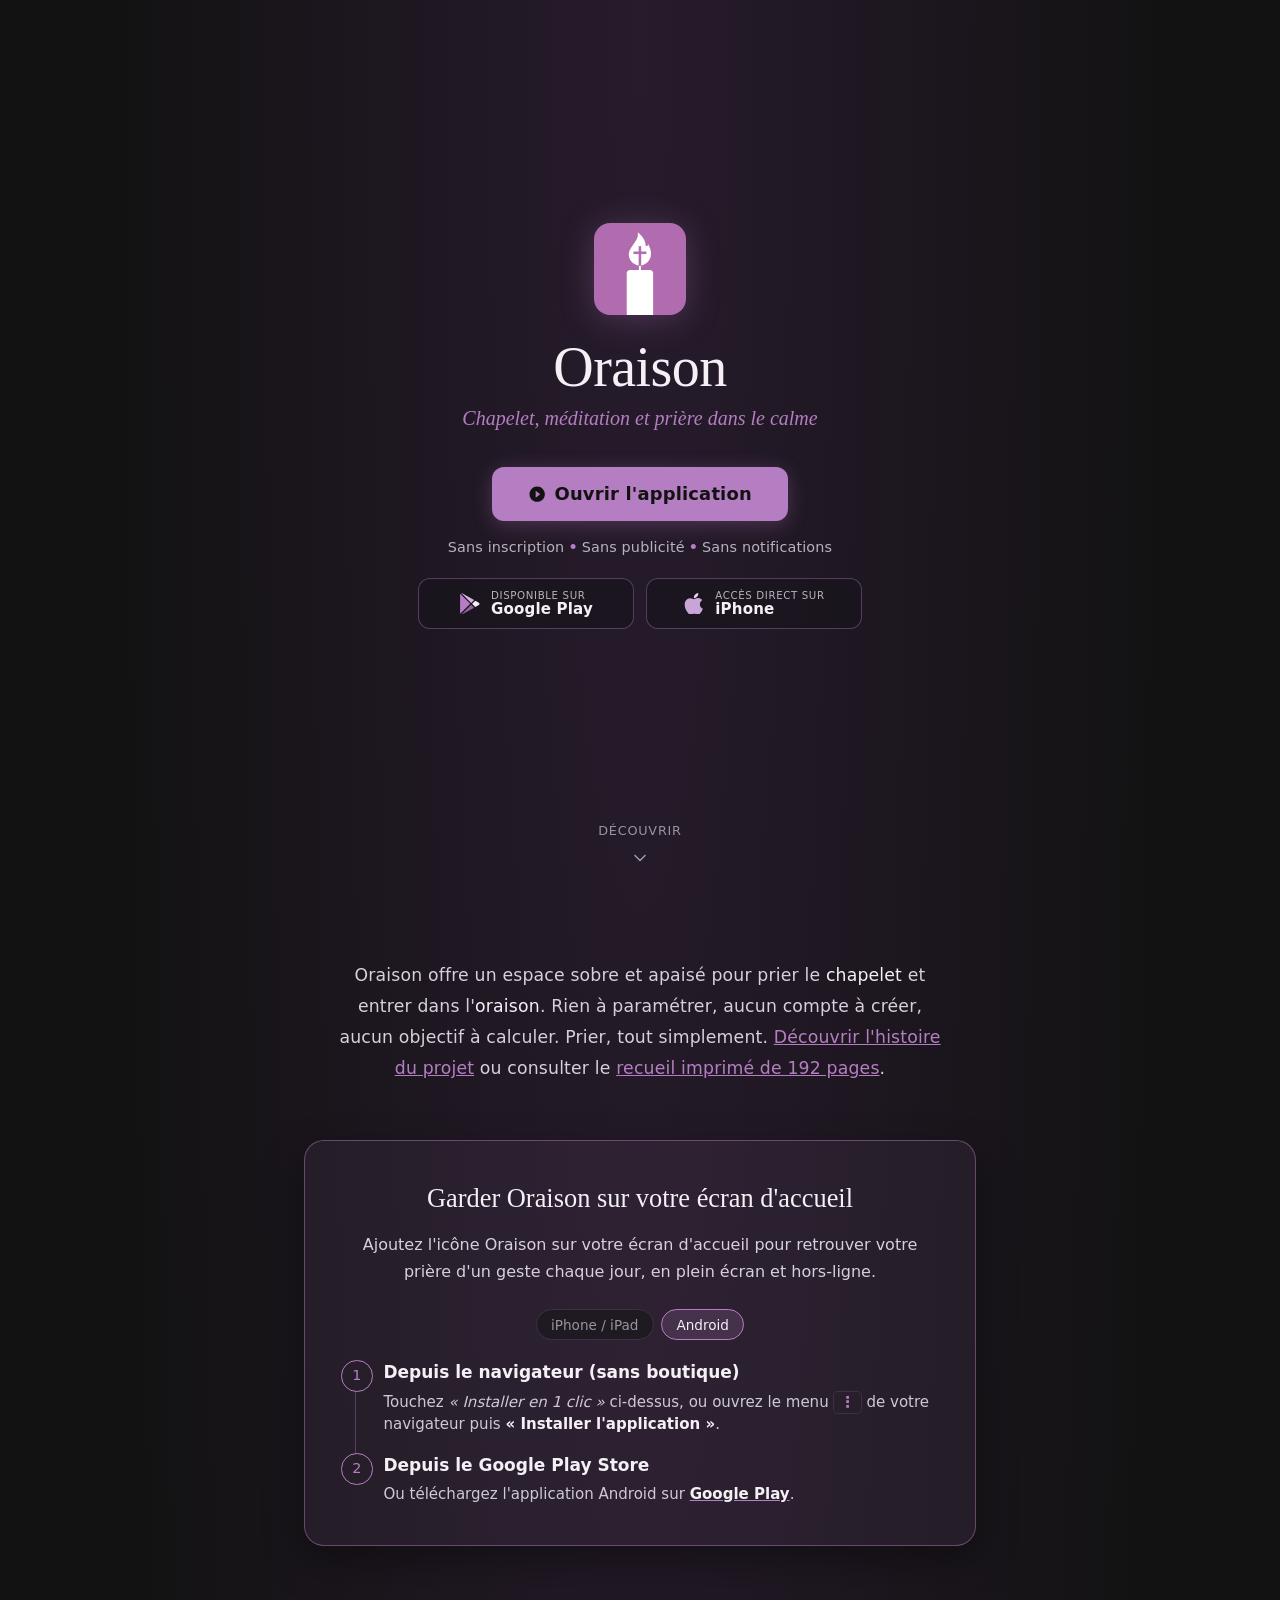
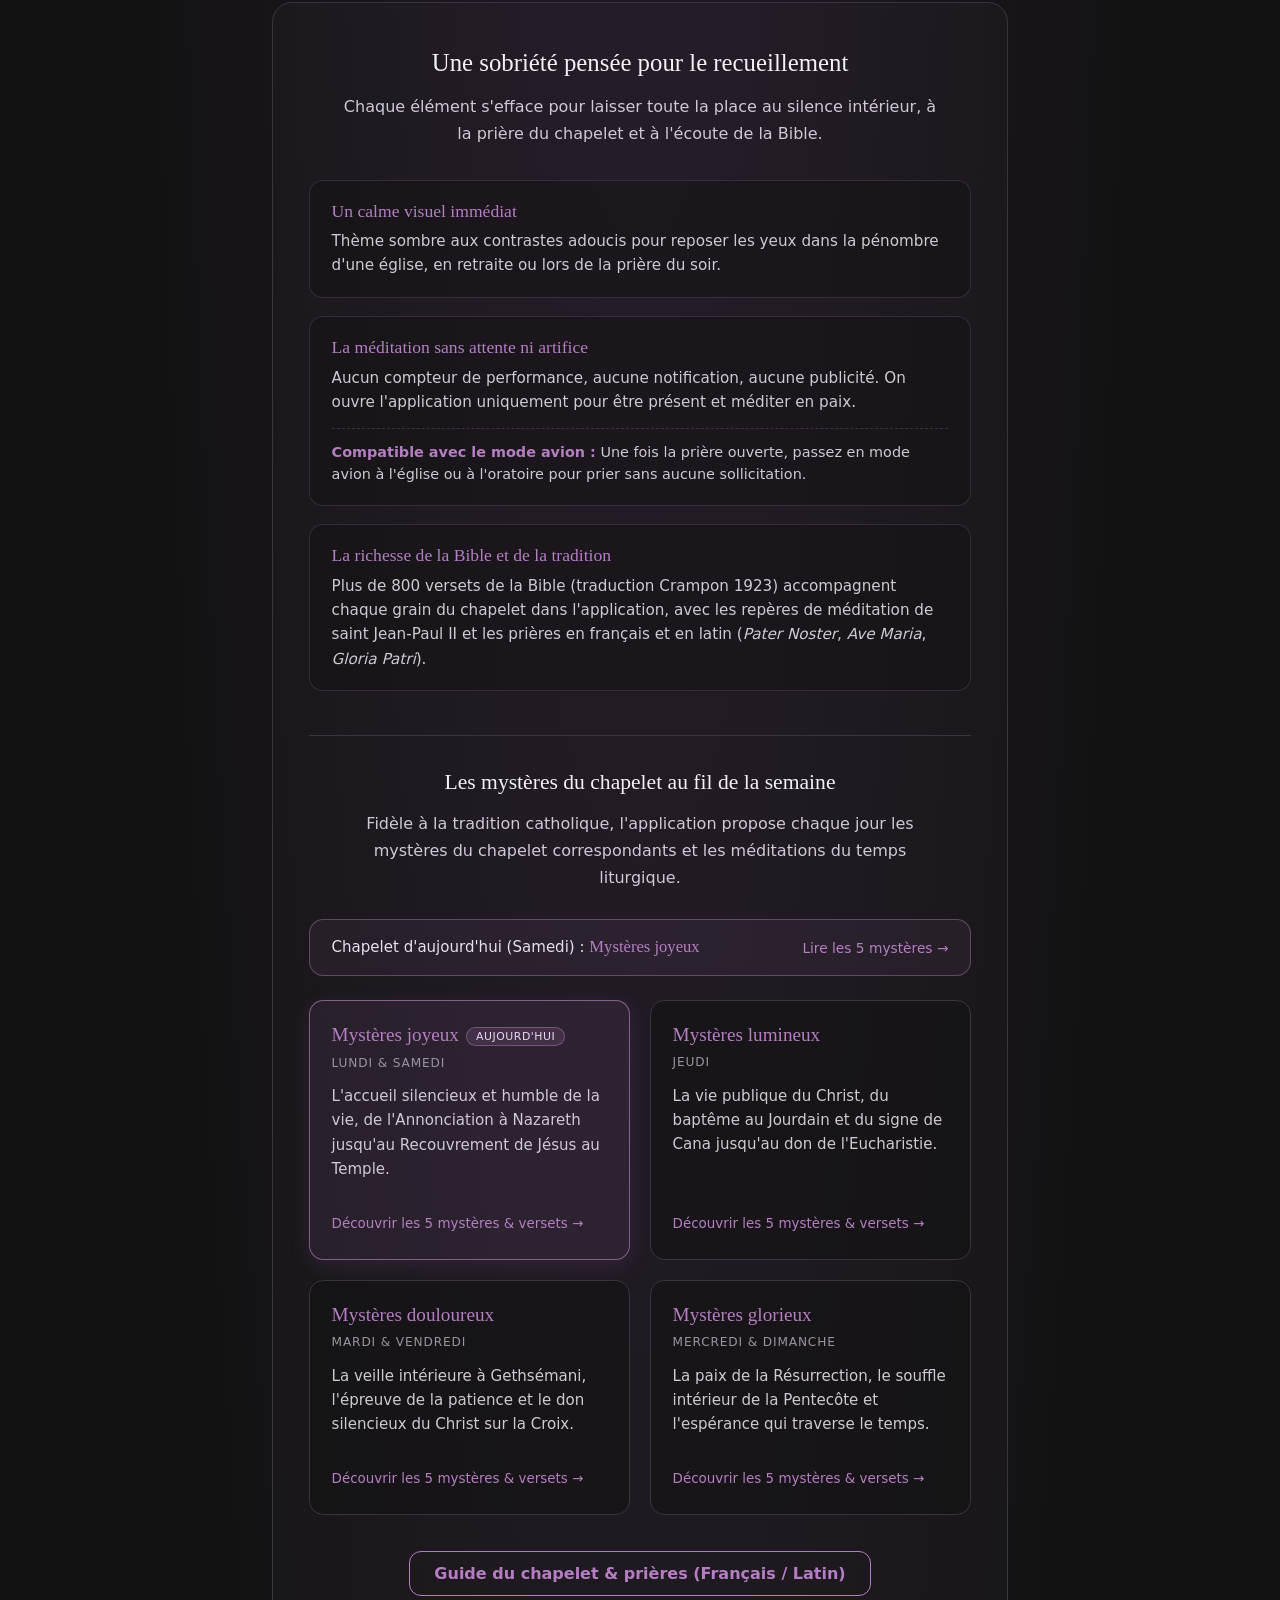
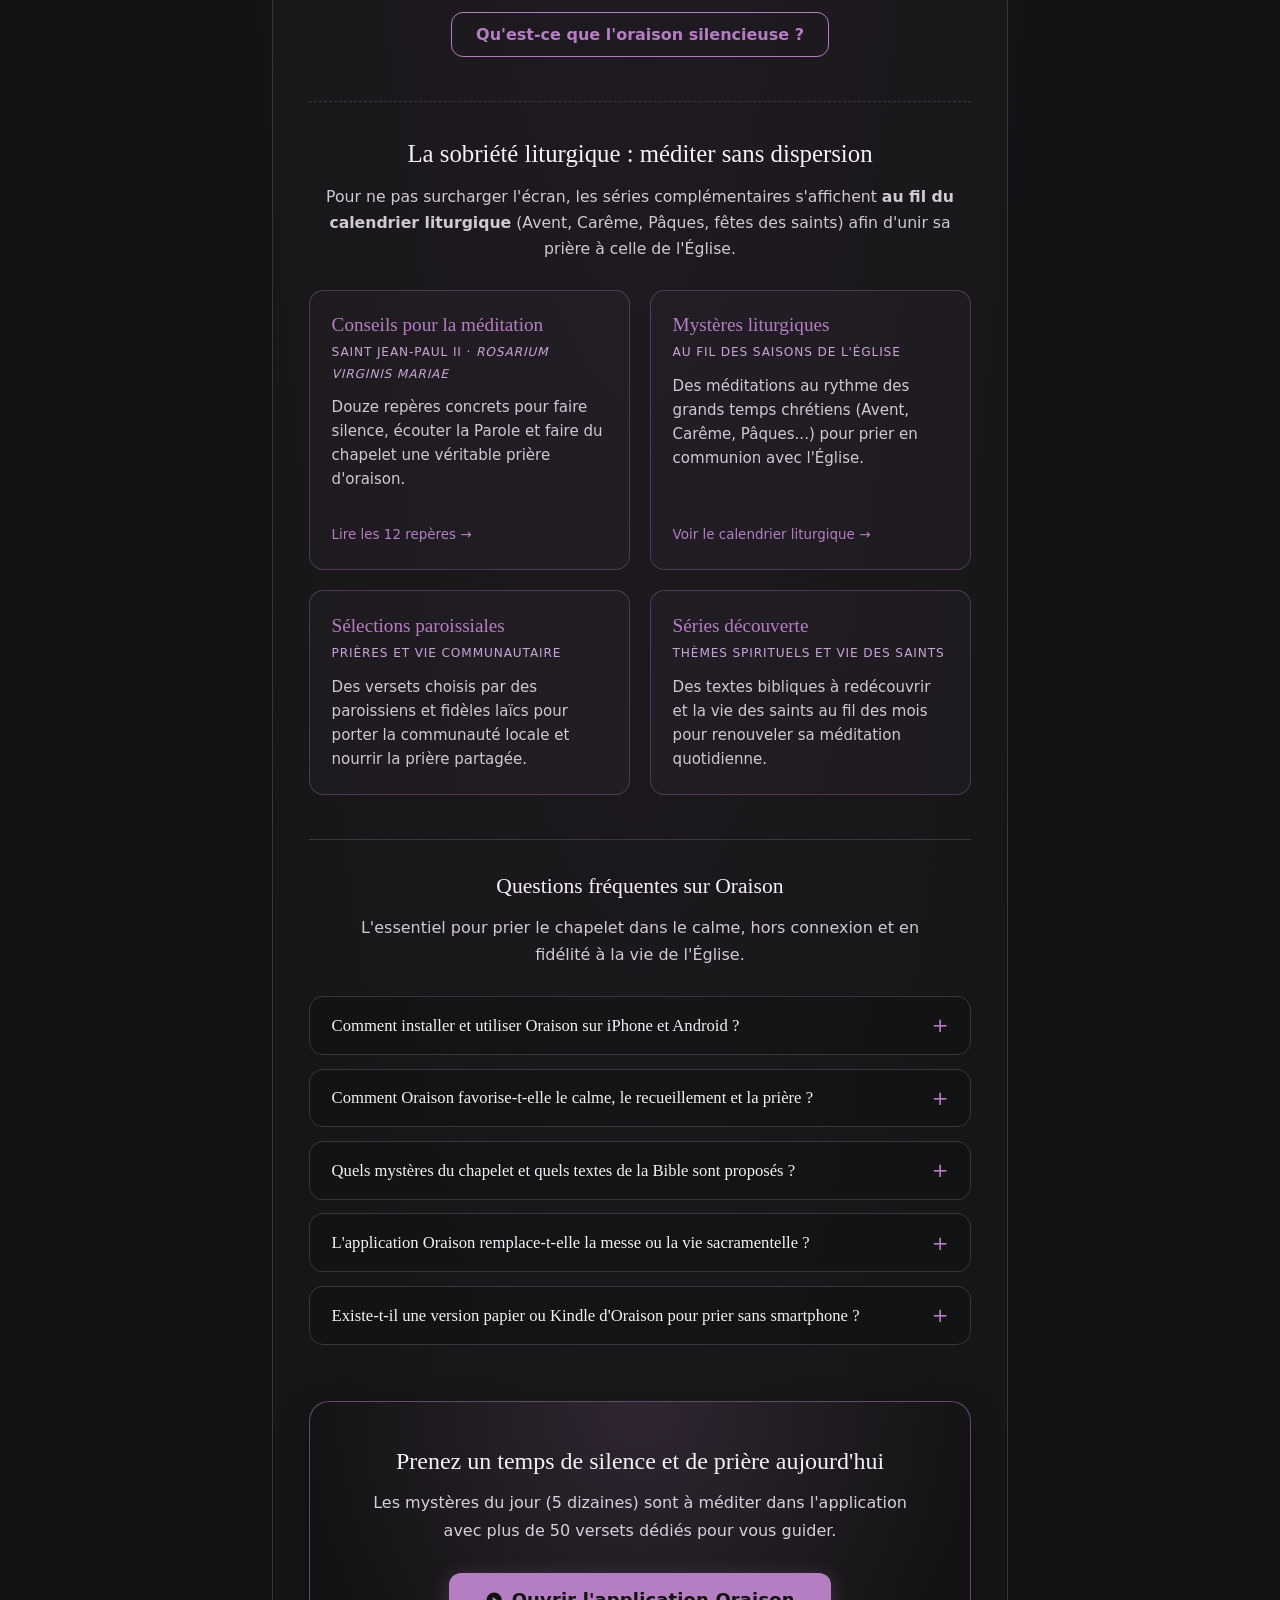
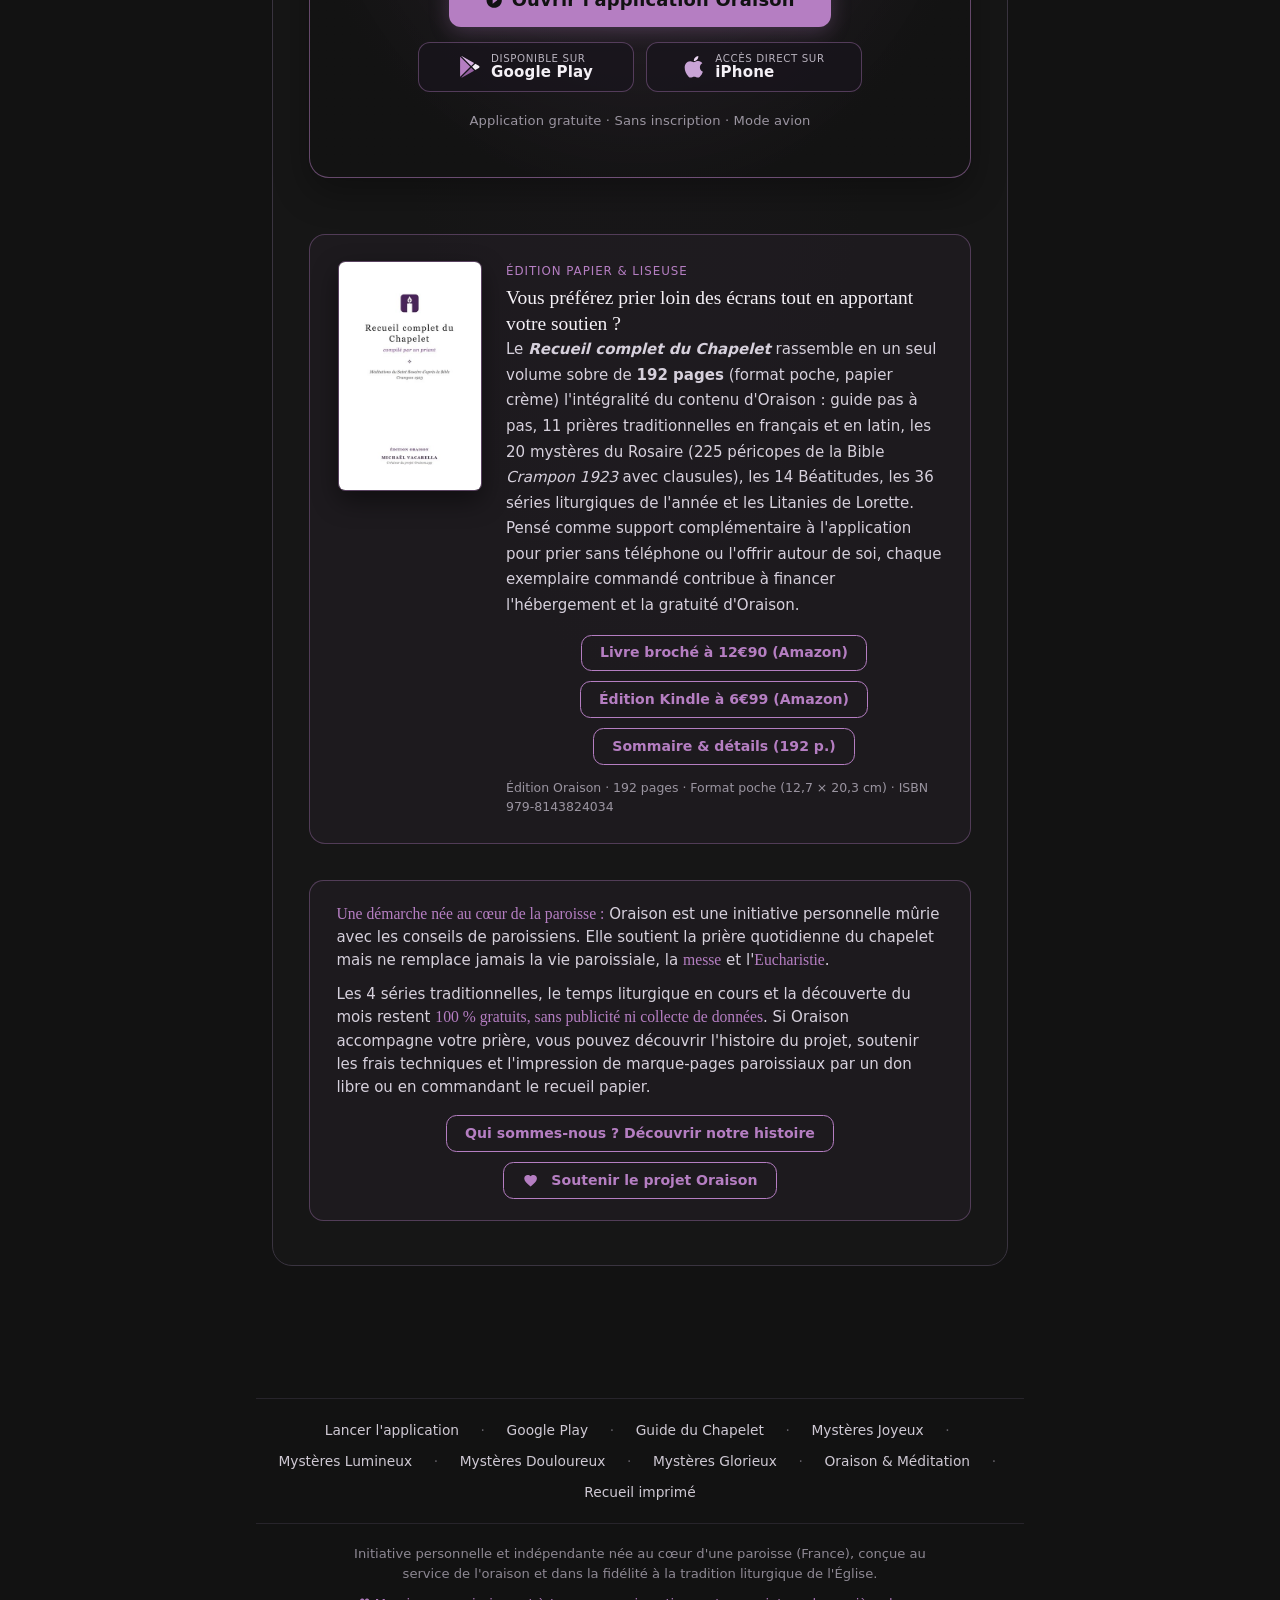
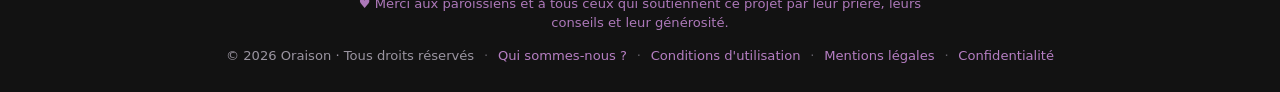
<file: index.html>
<!doctype html>
<html lang="fr">
<head>
  <meta charset="utf-8">
  <meta name="viewport" content="width=device-width, initial-scale=1">
  <script>
    if (['fullscreen', 'standalone', 'minimal-ui'].some(function (m) { return window.matchMedia('(display-mode: ' + m + ')').matches; }) || window.navigator.standalone === true) {
      window.location.replace('app/');
    }
  </script>
  <title>Oraison — Chapelet, méditation et prière dans le calme</title>
  <meta name="description" content="Application gratuite et silencieuse pour prier le chapelet, vivre l'oraison et méditer la Bible. Sans publicité ni inscription sur iPhone, Android et PC.">
  <meta name="keywords" content="oraison, chapelet, prière, rosaire, méditation chrétienne, bible, messe, eucharistie, paroisse, liturgie catholique, silence">
  <meta name="robots" content="index,follow,max-image-preview:large">
  <meta name="theme-color" content="#121212">
  <meta name="mobile-web-app-capable" content="yes">
  <meta name="apple-mobile-web-app-capable" content="yes">
  <meta name="apple-mobile-web-app-status-bar-style" content="black">
  <meta name="apple-mobile-web-app-title" content="Oraison">
  <link rel="icon" href="logo.svg" type="image/svg+xml">
  <link rel="icon" type="image/png" href="favicon.png" sizes="48x48">
  <link rel="apple-touch-icon" sizes="180x180" href="app/icons/apple-touch-icon.png">
  <link rel="manifest" href="app/manifest.json">
  <link rel="canonical" href="https://oraison.app/">
  <link rel="alternate" type="text/plain" href="https://oraison.app/llms.txt" title="Synthèse pour IA (LLMs)">
  <script data-goatcounter="https://vacarelm.goatcounter.com/count" async src="https://gc.zgo.at/count.js"></script>
  <link rel="prefetch" href="app/">
  <link rel="prefetch" href="app/index.html">

  <meta property="og:type" content="website">
  <meta property="og:locale" content="fr_FR">
  <meta property="og:site_name" content="Oraison">
  <meta property="og:title" content="Oraison — Chapelet, méditation et prière dans le calme">
  <meta property="og:description" content="Un espace sobre et silencieux pour prier le chapelet, entrer dans l'oraison et méditer à la lumière de la Bible. Disponible immédiatement sur Android, iPhone et ordinateur.">
  <meta property="og:image" content="https://oraison.app/og.png">
  <meta property="og:image:alt" content="Oraison, application sobre de chapelet et méditation à la lumière de la Bible">
  <meta property="og:url" content="https://oraison.app/">

  <meta name="twitter:card" content="summary_large_image">
  <meta name="twitter:title" content="Oraison — Chapelet, méditation et prière dans le calme">
  <meta name="twitter:description" content="Prier le chapelet et vivre l'oraison à la lumière de la Bible, dans le silence, sans publicité ni collecte de données.">
  <meta name="twitter:image" content="https://oraison.app/og.png">

  <script type="application/ld+json">
  {
    "@context": "https://schema.org",
    "@graph": [
      {
        "@type": "Organization",
        "@id": "https://oraison.app/#organization",
        "name": "Oraison",
        "alternateName": "Édition Oraison",
        "url": "https://oraison.app/",
        "logo": {
          "@type": "ImageObject",
          "url": "https://oraison.app/favicon.png"
        }
      },
      {
        "@type": "WebSite",
        "@id": "https://oraison.app/#website",
        "name": "Oraison",
        "url": "https://oraison.app/",
        "inLanguage": "fr",
        "publisher": { "@id": "https://oraison.app/#organization" }
      },
      {
        "@type": ["WebApplication", "SoftwareApplication"],
        "@id": "https://oraison.app/#app",
        "name": "Oraison",
        "headline": "Oraison — Chapelet, méditation et prière dans le calme",
        "applicationCategory": "LifestyleApplication",
        "operatingSystem": "Android, iOS, Windows, macOS, Linux, Web",
        "browserRequirements": "Requires JavaScript.",
        "inLanguage": ["fr", "la"],
        "description": "Application catholique sobre et épurée pour prier le chapelet, pratiquer l'oraison et méditer les mystères du Rosaire à la lumière de la Bible, sans publicité ni distraction.",
        "applicationSubCategory": "Prière & Méditation catholique",
        "featureList": ["Chapelet interactif complet", "Méditation des 20 mystères du Rosaire", "Plus de 800 versets bibliques dans l'application (traduction Crampon 1923)", "Clausules et 11 prières traditionnelles en français et en latin", "Mode hors-ligne et mode avion", "Application gratuite, sans publicité ni inscription"],
        "url": "https://oraison.app/",
        "installUrl": "https://oraison.app/app/",
        "downloadUrl": "https://play.google.com/store/apps/details?id=app.oraison",
        "sameAs": ["https://play.google.com/store/apps/details?id=app.oraison"],
        "image": "https://oraison.app/og.png",
        "keywords": "oraison, chapelet, méditation, prière, rosaire, bible, vie des saints, mystères joyeux, mystères lumineux, mystères douloureux, mystères glorieux, liturgie catholique, messe, eucharistie, vie paroissiale, calme, silence",
        "publisher": { "@id": "https://oraison.app/#organization" },
        "mentions": { "@type": "CreativeWork", "@id": "https://oraison.app/#book", "name": "Recueil complet du Chapelet, compilé par un priant", "url": "https://oraison.app/recueil-chapelet.html" },
        "offers": { "@type": "Offer", "price": "0", "priceCurrency": "EUR", "availability": "https://schema.org/InStock" }
      },
      {
        "@type": "FAQPage",
        "mainEntity": [
          { "@type": "Question", "name": "Comment installer et utiliser Oraison sur iPhone et Android ?", "acceptedAnswer": { "@type": "Answer", "text": "Oraison s'ouvre instantanément dans le navigateur et s'ajoute en deux gestes sur l'écran d'accueil de votre iPhone (via le bouton Partager de Safari puis Sur l'écran d'accueil) ou de votre téléphone Android (via Installer l'application). Oraison est également disponible en application Android sur le Google Play Store, sans publicité ni inscription." } },
          { "@type": "Question", "name": "Comment Oraison favorise-t-elle le calme, le recueillement et la prière ?", "acceptedAnswer": { "@type": "Answer", "text": "En éliminant toute publicité, notification, compteur de performance ou inscription obligatoire, Oraison offre une interface sombre, sobre et épurée propice au silence intérieur et à la méditation de la Bible. Une fois la session de prière ouverte, l'application fonctionne en mode avion pour prier à l'église ou à l'oratoire sans aucune onde ni distraction." } },
          { "@type": "Question", "name": "Quels mystères du chapelet et quels textes de la Bible sont proposés ?", "acceptedAnswer": { "@type": "Answer", "text": "L'application réunit les quatre séries traditionnelles du Rosaire (mystères joyeux, lumineux, douloureux et glorieux), une série d'aide à la méditation issue de la lettre apostolique Rosarium Virginis Mariae de saint Jean-Paul II, des mystères spécifiques présents aux dates liturgiques, des sélections paroissiales ainsi que des séries découverte autour de la Bible et de la vie des saints. Chaque grain est accompagné de versets bibliques (Crampon 1923), de fruits spirituels et des prières en français et en latin." } },
          { "@type": "Question", "name": "L'application Oraison remplace-t-elle la messe ou la vie sacramentelle ?", "acceptedAnswer": { "@type": "Answer", "text": "Non, en aucun cas. Oraison soutient la pratique quotidienne du chapelet et de l'oraison silencieuse au rythme de chacun. Elle a été pensée comme un compagnon de recueillement personnel et ne se substitue jamais à la vie en communauté paroissiale, à la présence à la messe et à la réception de l'Eucharistie." } },
          { "@type": "Question", "name": "Existe-t-il une version papier ou Kindle d'Oraison pour prier sans smartphone ?", "acceptedAnswer": { "@type": "Answer", "text": "Oui. Le Recueil complet du Chapelet rassemble en 192 pages tout le contenu d'Oraison : les 11 prières traditionnelles en français et en latin, les 20 mystères du Rosaire avec 225 péricopes bibliques (Crampon 1923), les clausules, les 14 Béatitudes, les 36 séries liturgiques et les Litanies de Lorette. Il est disponible sur Amazon en livre broché (12,90 €, ISBN 979-8143824034) et en e-book Kindle (6,99 €), pour prier loin des écrans ou soutenir le projet." } }
        ]
      }
    ]
  }
  </script>
  <link rel="stylesheet" href="style.css">
</head>
<body>
  <header class="hero-screen">
    <div class="hero-content">
      <img src="logo.svg" alt="Logo Oraison, bougie blanche sur fond violet liturgique" width="92" height="92" fetchpriority="high" class="hero-logo">
      <h1>Oraison</h1>
      <p class="tagline">Chapelet, méditation et prière dans le calme</p>
      <div class="hero-actions">
        <a class="btn btn-primary btn-hero" href="app/">
          <svg viewBox="0 0 24 24" aria-hidden="true"><path d="M12 2C6.48 2 2 6.48 2 12s4.48 10 10 10 10-4.48 10-10S17.52 2 12 2zm-2 14.5v-9l6 4.5-6 4.5z" fill="currentColor"/></svg>
          Ouvrir l'application
        </a>
      </div>
      <p class="hero-microcopy">
        <span>Sans inscription</span> <span class="dot" aria-hidden="true">•</span> <span>Sans publicité</span> <span class="dot" aria-hidden="true">•</span> <span>Sans notifications</span>
      </p>
      <div class="hero-store">
        <a class="btn-store" id="link-playstore" href="https://play.google.com/store/apps/details?id=app.oraison" target="_blank" rel="noopener" aria-label="Télécharger l'application Oraison sur le Google Play Store pour Android">
          <svg class="playstore-icon" viewBox="0 0 24 24" aria-hidden="true">
            <path fill="#b57ec2" d="M1.337.924a1.486 1.486 0 0 0-.112.568v21.017c0 .217.045.419.124.6l11.155-11.087L1.337.924z"/>
            <path fill="#d7b4e2" d="M13.544 10.989l3.258-3.238L3.45.195a1.466 1.466 0 0 0-.946-.179l11.04 10.973z"/>
            <path fill="#935fa0" d="M13.544 13.056l-11 10.933c.298.036.612-.016.906-.183l13.324-7.54-3.23-3.21z"/>
            <path fill="#f4f0f6" d="M22.018 13.298l-3.919 2.218-3.515-3.493 3.543-3.521 3.891 2.202a1.49 1.49 0 0 1 0 2.594z"/>
          </svg>
          <span class="btn-store-text">
            <span class="btn-store-kicker">Disponible sur</span>
            <span class="btn-store-title">Google Play</span>
          </span>
        </a>
        <a class="btn-store" id="link-ios-webapp" href="app/" data-track="ios-webapp-click" aria-label="Accès direct à l'application Oraison sur iPhone et iPad">
          <svg class="playstore-icon" viewBox="2.995 3 18.003 18.003" aria-hidden="true">
            <path fill="#c9a4d6" d="M17.05 20.28c-.98.95-2.05.8-3.08.35-1.09-.46-2.09-.48-3.24 0-1.44.62-2.2.44-3.06-.35C2.79 15.25 3.51 7.59 9.05 7.31c1.35.07 2.29.74 3.08.8 1.18-.24 2.31-.93 3.57-.84 1.51.12 2.65.72 3.4 1.8-3.12 1.87-2.38 5.98.48 7.13-.57 1.5-1.31 2.99-2.54 4.09z"/>
            <path fill="#ebd7f2" d="M12.03 7.25c-.15-2.23 1.66-4.07 3.74-4.25.29 2.58-2.34 4.5-3.74 4.25z"/>
          </svg>
          <span class="btn-store-text">
            <span class="btn-store-kicker">Accès direct sur</span>
            <span class="btn-store-title">iPhone</span>
          </span>
        </a>
      </div>
    </div>
    <a href="#decouvrir" class="scroll-cue" aria-label="Découvrir l'application et les mystères du chapelet">
      <span>Découvrir</span>
      <svg class="scroll-arrow" viewBox="0 0 24 24" aria-hidden="true"><path d="m6 9 6 6 6-6" fill="none" stroke="currentColor" stroke-width="2" stroke-linecap="round" stroke-linejoin="round"/></svg>
    </a>
  </header>

  <main id="decouvrir">
    <section class="manifesto-section" aria-label="Présentation d'Oraison">
      <p class="lead">Oraison offre un espace sobre et apaisé pour prier le <strong>chapelet</strong> et entrer dans l'<strong>oraison</strong>. Rien à paramétrer, aucun compte à créer, aucun objectif à calculer. Prier, tout simplement. <a href="qui-sommes-nous.html">Découvrir l'histoire du projet</a> ou consulter le <a href="recueil-chapelet.html">recueil imprimé de 192 pages</a>.</p>
    </section>

    <section class="pwa-card" aria-labelledby="pwa-title">
      <h2 id="pwa-title">Garder Oraison sur votre écran d'accueil</h2>
      <p class="pwa-intro">Ajoutez l'icône Oraison sur votre écran d'accueil pour retrouver votre prière d'un geste chaque jour, en plein écran et hors-ligne.</p>

      <button type="button" id="btn-install-pwa" class="btn btn-primary" hidden>
        <svg viewBox="0 0 24 24" aria-hidden="true"><path d="M12 3v12m0 0-4-4m4 4 4-4M4 17v2a2 2 0 0 0 2 2h12a2 2 0 0 0 2-2v-2" fill="none" stroke="currentColor" stroke-width="2" stroke-linecap="round" stroke-linejoin="round"/></svg>
        Installer en 1 clic sur cet appareil
      </button>

      <div class="device-tabs" role="tablist" aria-label="Choisir votre appareil">
        <button type="button" role="tab" id="tab-ios" aria-selected="false" aria-controls="panel-ios" data-target="ios">iPhone / iPad</button>
        <button type="button" role="tab" id="tab-android" aria-selected="true" aria-controls="panel-android" data-target="android">Android</button>
      </div>

      <div id="panel-ios" class="device-panel" role="tabpanel" aria-labelledby="tab-ios" hidden>
        <ol class="steps compact-steps">
          <li>
            <strong>Touchez l'icône Partager <svg class="inline-icon" viewBox="0 0 24 24" aria-hidden="true"><path d="M12 3v12m0-12-4 4m4-4 4 4M5 12v7a2 2 0 0 0 2 2h10a2 2 0 0 0 2-2v-7" fill="none" stroke="currentColor" stroke-width="1.8" stroke-linecap="round" stroke-linejoin="round"/></svg> dans Safari</strong>
            <span>Située dans la barre de Safari (en bas sur iPhone, en haut sur iPad). <em class="ios-tip">Depuis WhatsApp ou Mail, touchez d'abord la boussole en bas à droite pour basculer dans Safari.</em></span>
          </li>
          <li>
            <strong>Choisissez «&nbsp;Sur l'écran d'accueil&nbsp;» <svg class="inline-icon" viewBox="0 0 24 24" aria-hidden="true"><rect x="3" y="3" width="18" height="18" rx="4" fill="none" stroke="currentColor" stroke-width="1.8"/><path d="M12 8v8m-4-4h8" fill="none" stroke="currentColor" stroke-width="1.8" stroke-linecap="round"/></svg> puis Ajouter</strong>
            <span>L'icône Oraison s'installe sur votre iPhone ou iPad en plein écran, prête pour le mode avion.</span>
          </li>
        </ol>
      </div>

      <div id="panel-android" class="device-panel" role="tabpanel" aria-labelledby="tab-android">
        <ol class="steps compact-steps">
          <li>
            <strong>Depuis le navigateur (sans boutique)</strong>
            <span>Touchez <em>«&nbsp;Installer en 1 clic&nbsp;»</em> ci-dessus, ou ouvrez le menu <span class="badge-icon" aria-hidden="true">⋮</span> de votre navigateur puis <strong>«&nbsp;Installer l'application&nbsp;»</strong>.</span>
          </li>
          <li>
            <strong>Depuis le Google Play Store</strong>
            <span>Ou téléchargez l'application Android sur <a href="https://play.google.com/store/apps/details?id=app.oraison" target="_blank" rel="noopener"><strong>Google Play</strong></a>.</span>
          </li>
        </ol>
      </div>
    </section>

    <section class="editorial" aria-labelledby="meditation-title">
      <h2 id="meditation-title">Une sobriété pensée pour le recueillement</h2>
      <p>Chaque élément s'efface pour laisser toute la place au silence intérieur, à la prière du chapelet et à l'écoute de la Bible.</p>

      <ul class="pillars">
        <li>
          <strong>Un calme visuel immédiat</strong>
          <span>Thème sombre aux contrastes adoucis pour reposer les yeux dans la pénombre d'une église, en retraite ou lors de la prière du soir.</span>
        </li>
        <li>
          <strong>La méditation sans attente ni artifice</strong>
          <span>Aucun compteur de performance, aucune notification, aucune publicité. On ouvre l'application uniquement pour être présent et méditer en paix.</span>
          <p class="pillar-note"><strong>Compatible avec le mode avion&nbsp;:</strong> Une fois la prière ouverte, passez en mode avion à l'église ou à l'oratoire pour prier sans aucune sollicitation.</p>
        </li>
        <li>
          <strong>La richesse de la Bible et de la tradition</strong>
          <span>Plus de 800 versets de la Bible (traduction Crampon 1923) accompagnent chaque grain du chapelet dans l'application, avec les repères de méditation de saint Jean-Paul II et les prières en français et en latin (<em>Pater Noster</em>, <em>Ave Maria</em>, <em>Gloria Patri</em>).</span>
        </li>
      </ul>

      <h2 class="sub-heading">Les mystères du chapelet au fil de la semaine</h2>
      <p class="sub-intro">Fidèle à la tradition catholique, l'application propose chaque jour les mystères du chapelet correspondants et les méditations du temps liturgique.</p>

      <div class="today-banner" id="today-mystery-banner" aria-live="polite" hidden>
        <div class="today-banner-text" id="today-mystery-text"></div>
        <div class="today-banner-actions">
          <a href="prier-le-chapelet.html" id="today-mystery-guide" class="today-banner-link" data-track="today-banner-guide">Lire les 5 mystères →</a>
        </div>
      </div>

      <div class="mysteries-grid">
        <a href="mysteres-joyeux.html" class="mystery-item" data-days="1,6" data-mystery-name="Mystères joyeux">
          <h3>Mystères joyeux</h3>
          <p class="mystery-days">Lundi &amp; Samedi</p>
          <p>L'accueil silencieux et humble de la vie, de l'Annonciation à Nazareth jusqu'au Recouvrement de Jésus au Temple.</p>
          <span class="mystery-link-cue">Découvrir les 5 mystères &amp; versets →</span>
        </a>
        <a href="mysteres-lumineux.html" class="mystery-item" data-days="4" data-mystery-name="Mystères lumineux">
          <h3>Mystères lumineux</h3>
          <p class="mystery-days">Jeudi</p>
          <p>La vie publique du Christ, du baptême au Jourdain et du signe de Cana jusqu'au don de l'Eucharistie.</p>
          <span class="mystery-link-cue">Découvrir les 5 mystères &amp; versets →</span>
        </a>
        <a href="mysteres-douloureux.html" class="mystery-item" data-days="2,5" data-mystery-name="Mystères douloureux">
          <h3>Mystères douloureux</h3>
          <p class="mystery-days">Mardi &amp; Vendredi</p>
          <p>La veille intérieure à Gethsémani, l'épreuve de la patience et le don silencieux du Christ sur la Croix.</p>
          <span class="mystery-link-cue">Découvrir les 5 mystères &amp; versets →</span>
        </a>
        <a href="mysteres-glorieux.html" class="mystery-item" data-days="0,3" data-mystery-name="Mystères glorieux">
          <h3>Mystères glorieux</h3>
          <p class="mystery-days">Mercredi &amp; Dimanche</p>
          <p>La paix de la Résurrection, le souffle intérieur de la Pentecôte et l'espérance qui traverse le temps.</p>
          <span class="mystery-link-cue">Découvrir les 5 mystères &amp; versets →</span>
        </a>
      </div>

      <div class="editorial-actions">
        <a href="prier-le-chapelet.html" class="btn btn-outline">Guide du chapelet &amp; prières (Français / Latin)</a>
        <a href="oraison-meditation.html" class="btn btn-outline">Qu'est-ce que l'oraison silencieuse ?</a>
      </div>

      <div class="mysteries-extra">
        <h2 class="mysteries-extra-title">La sobriété liturgique&nbsp;: méditer sans dispersion</h2>
        <p class="mysteries-extra-lead">Pour ne pas surcharger l'écran, les séries complémentaires s'affichent <strong>au fil du calendrier liturgique</strong> (Avent, Carême, Pâques, fêtes des saints) afin d'unir sa prière à celle de l'Église.</p>
        <div class="mysteries-extra-grid">
          <a href="oraison-meditation.html#conseils-jean-paul-ii" class="mystery-item mystery-item-special">
            <h3>Conseils pour la méditation</h3>
            <p class="mystery-days">Saint Jean-Paul II · <em>Rosarium Virginis Mariae</em></p>
            <p>Douze repères concrets pour faire silence, écouter la Parole et faire du chapelet une véritable prière d'oraison.</p>
            <span class="mystery-link-cue">Lire les 12 repères →</span>
          </a>
          <a href="oraison-meditation.html#temps-liturgiques" class="mystery-item mystery-item-special">
            <h3>Mystères liturgiques</h3>
            <p class="mystery-days">Au fil des saisons de l'Église</p>
            <p>Des méditations au rythme des grands temps chrétiens (Avent, Carême, Pâques...) pour prier en communion avec l'Église.</p>
            <span class="mystery-link-cue">Voir le calendrier liturgique →</span>
          </a>
          <article class="mystery-item mystery-item-special">
            <h3>Sélections paroissiales</h3>
            <p class="mystery-days">Prières et vie communautaire</p>
            <p>Des versets choisis par des paroissiens et fidèles laïcs pour porter la communauté locale et nourrir la prière partagée.</p>
          </article>
          <article class="mystery-item mystery-item-special">
            <h3>Séries découverte</h3>
            <p class="mystery-days">Thèmes spirituels et vie des saints</p>
            <p>Des textes bibliques à redécouvrir et la vie des saints au fil des mois pour renouveler sa méditation quotidienne.</p>
          </article>
        </div>
      </div>

      <h2 class="sub-heading" id="faq-home-title">Questions fréquentes sur Oraison</h2>
      <p class="sub-intro">L'essentiel pour prier le chapelet dans le calme, hors connexion et en fidélité à la vie de l'Église.</p>
      <div class="faq-list">
        <details class="faq-item">
          <summary>Comment installer et utiliser Oraison sur iPhone et Android ?</summary>
          <div class="faq-answer"><p>Oraison s'ouvre instantanément dans le navigateur et s'ajoute en deux gestes sur l'écran d'accueil de votre iPhone (via le bouton Partager de Safari puis Sur l'écran d'accueil) ou de votre téléphone Android (via Installer l'application). Oraison est également disponible en application Android sur le Google Play Store, sans publicité ni inscription.</p></div>
        </details>
        <details class="faq-item">
          <summary>Comment Oraison favorise-t-elle le calme, le recueillement et la prière ?</summary>
          <div class="faq-answer"><p>En éliminant toute publicité, notification, compteur de performance ou inscription obligatoire, Oraison offre une interface sombre, sobre et épurée propice au silence intérieur et à la méditation de la Bible. Une fois la session de prière ouverte, l'application fonctionne en mode avion pour prier à l'église ou à l'oratoire sans aucune onde ni distraction.</p></div>
        </details>
        <details class="faq-item">
          <summary>Quels mystères du chapelet et quels textes de la Bible sont proposés ?</summary>
          <div class="faq-answer"><p>L'application réunit les quatre séries traditionnelles du Rosaire (mystères joyeux, lumineux, douloureux et glorieux), une série d'aide à la méditation issue de la lettre apostolique Rosarium Virginis Mariae de saint Jean-Paul II, des mystères spécifiques présents aux dates liturgiques, des sélections paroissiales ainsi que des séries découverte autour de la Bible et de la vie des saints. Chaque grain est accompagné de versets bibliques (Crampon 1923), de fruits spirituels et des prières en français et en latin.</p></div>
        </details>
        <details class="faq-item">
          <summary>L'application Oraison remplace-t-elle la messe ou la vie sacramentelle ?</summary>
          <div class="faq-answer"><p>Non, en aucun cas. Oraison soutient la pratique quotidienne du chapelet et de l'oraison silencieuse au rythme de chacun. Elle a été pensée comme un compagnon de recueillement personnel et ne se substitue jamais à la vie en communauté paroissiale, à la présence à la messe et à la réception de l'Eucharistie.</p></div>
        </details>
        <details class="faq-item">
          <summary>Existe-t-il une version papier ou Kindle d'Oraison pour prier sans smartphone ?</summary>
          <div class="faq-answer"><p>Oui. Le Recueil complet du Chapelet rassemble en 192 pages tout le contenu d'Oraison : les 11 prières traditionnelles en français et en latin, les 20 mystères du Rosaire avec 225 péricopes bibliques (Crampon 1923), les clausules, les 14 Béatitudes, les 36 séries liturgiques et les Litanies de Lorette. Il est disponible sur Amazon en livre broché (12,90 €, ISBN 979-8143824034) et en e-book Kindle (6,99 €), pour prier loin des écrans ou soutenir le projet.</p></div>
        </details>
      </div>

      <aside class="cta-tunnel" aria-label="Entrer en prière avec Oraison">
        <h3>Prenez un temps de silence et de prière aujourd'hui</h3>
        <p>Les mystères du jour (5 dizaines) sont à méditer dans l'application avec plus de 50 versets dédiés pour vous guider.</p>
        <div class="cta-actions">
          <a class="btn btn-primary" href="app/" data-track="cta-bottom-home">
            <svg viewBox="0 0 24 24" aria-hidden="true"><path d="M12 2C6.48 2 2 6.48 2 12s4.48 10 10 10 10-4.48 10-10S17.52 2 12 2zm-2 14.5v-9l6 4.5-6 4.5z" fill="currentColor"/></svg>
            Ouvrir l'application Oraison
          </a>
          <div class="hero-store">
            <a class="btn-store" href="https://play.google.com/store/apps/details?id=app.oraison" target="_blank" rel="noopener" aria-label="Télécharger Oraison sur Google Play">
              <svg class="playstore-icon" viewBox="0 0 24 24" aria-hidden="true">
                <path fill="#b57ec2" d="M1.337.924a1.486 1.486 0 0 0-.112.568v21.017c0 .217.045.419.124.6l11.155-11.087L1.337.924z"/>
                <path fill="#d7b4e2" d="M13.544 10.989l3.258-3.238L3.45.195a1.466 1.466 0 0 0-.946-.179l11.04 10.973z"/>
                <path fill="#935fa0" d="M13.544 13.056l-11 10.933c.298.036.612-.016.906-.183l13.324-7.54-3.23-3.21z"/>
                <path fill="#f4f0f6" d="M22.018 13.298l-3.919 2.218-3.515-3.493 3.543-3.521 3.891 2.202a1.49 1.49 0 0 1 0 2.594z"/>
              </svg>
              <span class="btn-store-text">
                <span class="btn-store-kicker">Disponible sur</span>
                <span class="btn-store-title">Google Play</span>
              </span>
            </a>
            <a class="btn-store" href="app/" data-track="ios-webapp-click" aria-label="Accès direct à l'application Oraison sur iPhone et iPad">
              <svg class="playstore-icon" viewBox="2.995 3 18.003 18.003" aria-hidden="true">
                <path fill="#c9a4d6" d="M17.05 20.28c-.98.95-2.05.8-3.08.35-1.09-.46-2.09-.48-3.24 0-1.44.62-2.2.44-3.06-.35C2.79 15.25 3.51 7.59 9.05 7.31c1.35.07 2.29.74 3.08.8 1.18-.24 2.31-.93 3.57-.84 1.51.12 2.65.72 3.4 1.8-3.12 1.87-2.38 5.98.48 7.13-.57 1.5-1.31 2.99-2.54 4.09z"/>
                <path fill="#ebd7f2" d="M12.03 7.25c-.15-2.23 1.66-4.07 3.74-4.25.29 2.58-2.34 4.5-3.74 4.25z"/>
              </svg>
              <span class="btn-store-text">
                <span class="btn-store-kicker">Accès direct sur</span>
                <span class="btn-store-title">iPhone</span>
              </span>
            </a>
          </div>
        </div>
        <p class="cta-reassurance">Application gratuite · Sans inscription · Mode avion</p>
      </aside>

      <div class="book-card book-card-with-cover" id="recueil-chapelet" role="region" aria-labelledby="recueil-home-title">
        <a href="recueil-chapelet.html" data-track="kdp-cover-home" aria-label="Découvrir le sommaire du Recueil complet du Chapelet">
          <img src="couverture-recueil-chapelet.jpg" alt="Couverture du Recueil complet du Chapelet (Édition Oraison)" class="book-cover-thumb" width="360" height="576" loading="lazy" decoding="async">
        </a>
        <div>
          <span class="book-card-kicker">Édition papier &amp; liseuse</span>
          <h3 id="recueil-home-title">Vous préférez prier loin des écrans tout en apportant votre soutien&nbsp;?</h3>
          <p>Le <strong><em>Recueil complet du Chapelet</em></strong> rassemble en un seul volume sobre de <strong>192 pages</strong> (format poche, papier crème) l'intégralité du contenu d'Oraison&nbsp;: guide pas à pas, 11 prières traditionnelles en français et en latin, les 20 mystères du Rosaire (225 péricopes de la Bible <em>Crampon 1923</em> avec clausules), les 14 Béatitudes, les 36 séries liturgiques de l'année et les Litanies de Lorette. Pensé comme support complémentaire à l'application pour prier sans téléphone ou l'offrir autour de soi, chaque exemplaire commandé contribue à financer l'hébergement et la gratuité d'Oraison.</p>
          <p class="transparency-action">
            <a class="btn btn-outline btn-compact" href="https://www.amazon.fr/dp/B0HSJ7JQ4R" target="_blank" rel="noopener" data-track="kdp-broche-home" aria-label="Commander le Recueil complet du Chapelet en livre broché à 12€90 sur Amazon">Livre broché à 12€90 (Amazon)</a>
            <a class="btn btn-outline btn-compact" href="https://www.amazon.fr/dp/B0HSCCVM53" target="_blank" rel="noopener" data-track="kdp-kindle-home" aria-label="Télécharger le Recueil complet du Chapelet en édition Kindle à 6€99 sur Amazon">Édition Kindle à 6€99 (Amazon)</a>
            <a class="btn btn-outline btn-compact" href="recueil-chapelet.html" data-track="kdp-details-home">Sommaire &amp; détails (192 p.)</a>
          </p>
          <p class="book-meta">Édition Oraison · 192 pages · Format poche (12,7 × 20,3 cm) · ISBN 979-8143824034</p>
        </div>
      </div>

      <div class="transparency-note" role="note" aria-label="Gratitude, transparence et démarche personnelle">
        <p><strong>Une démarche née au cœur de la paroisse&nbsp;:</strong> Oraison est une initiative personnelle mûrie avec les conseils de paroissiens. Elle soutient la prière quotidienne du chapelet mais ne remplace jamais la vie paroissiale, la <strong>messe</strong> et l'<strong>Eucharistie</strong>.</p>
        <p>Les 4 séries traditionnelles, le temps liturgique en cours et la découverte du mois restent <strong>100&nbsp;% gratuits, sans publicité ni collecte de données</strong>. Si Oraison accompagne votre prière, vous pouvez découvrir l'histoire du projet, soutenir les frais techniques et l'impression de marque-pages paroissiaux par un don libre ou en commandant le recueil papier.</p>
        <p class="transparency-action">
          <a class="btn btn-outline btn-compact" href="qui-sommes-nous.html" data-track="cta-qui-sommes-nous">Qui sommes-nous&nbsp;? Découvrir notre histoire</a>
          <a class="btn btn-outline btn-compact" id="btn-soutien-stripe" href="https://donate.stripe.com/aFabIUa0Bg255v6gYlco003" target="_blank" rel="noopener noreferrer"><svg viewBox="0 0 24 24" aria-hidden="true" style="width:0.95rem;height:0.95rem;fill:currentColor;vertical-align:-0.12rem;margin-right:0.35rem;"><path d="M12 21.35l-1.45-1.32C5.4 15.36 2 12.28 2 8.5 2 5.42 4.42 3 7.5 3c1.74 0 3.41.81 4.5 2.09C13.09 3.81 14.76 3 16.5 3 19.58 3 22 5.42 22 8.5c0 3.78-3.4 6.86-8.55 11.54L12 21.35z"/></svg>Soutenir le projet Oraison</a>
        </p>
      </div>
    </section>
  </main>

  <footer>
    <nav class="footer-nav" aria-label="Guides liturgiques et accès à l'application">
      <a href="app/">Lancer l'application</a> <span class="footer-sep" aria-hidden="true">·</span>
      <a href="https://play.google.com/store/apps/details?id=app.oraison" target="_blank" rel="noopener">Google Play</a> <span class="footer-sep" aria-hidden="true">·</span>
      <a href="prier-le-chapelet.html">Guide du Chapelet</a> <span class="footer-sep" aria-hidden="true">·</span>
      <a href="mysteres-joyeux.html">Mystères Joyeux</a> <span class="footer-sep" aria-hidden="true">·</span>
      <a href="mysteres-lumineux.html">Mystères Lumineux</a> <span class="footer-sep" aria-hidden="true">·</span>
      <a href="mysteres-douloureux.html">Mystères Douloureux</a> <span class="footer-sep" aria-hidden="true">·</span>
      <a href="mysteres-glorieux.html">Mystères Glorieux</a> <span class="footer-sep" aria-hidden="true">·</span>
      <a href="oraison-meditation.html">Oraison &amp; Méditation</a> <span class="footer-sep" aria-hidden="true">·</span>
      <a href="recueil-chapelet.html">Recueil imprimé</a>
    </nav>
    <p class="footer-initiative">Initiative personnelle et indépendante née au cœur d'une paroisse (France), conçue au service de l'oraison et dans la fidélité à la tradition liturgique de l'Église.</p>
    <p class="footer-thanks">♥ Merci aux paroissiens et à tous ceux qui soutiennent ce projet par leur prière, leurs conseils et leur générosité.</p>
    <div>
      <span>© 2026 Oraison · Tous droits réservés</span> <span class="footer-sep" aria-hidden="true">·</span>
      <a href="qui-sommes-nous.html">Qui sommes-nous ?</a> <span class="footer-sep" aria-hidden="true">·</span>
      <a href="conditions-utilisation.html">Conditions d'utilisation</a> <span class="footer-sep" aria-hidden="true">·</span>
      <a href="mentions-legales.html">Mentions légales</a> <span class="footer-sep" aria-hidden="true">·</span>
      <a href="privacy.html">Confidentialité</a>
    </div>
  </footer>

  <script>
    (function () {
      var queue = [], attempts = 0;
      function flush() {
        setTimeout(function () {
          if (window.goatcounter && typeof window.goatcounter.count === 'function') {
            while (queue.length) window.goatcounter.count(queue.shift());
          } else if (queue.length && attempts++ < 20) flush();
        }, 150);
      }
      function track(name, title) {
        var ev = { path: name, title: title || name, event: true };
        if (window.goatcounter && typeof window.goatcounter.count === 'function') window.goatcounter.count(ev);
        else { queue.push(ev); if (attempts < 20) flush(); }
      }

      var openBtn = document.querySelector('.btn-hero');
      if (openBtn) openBtn.addEventListener('click', function () { track('cta-ouvrir-app', 'Clic CTA Ouvrir Oraison'); });
      var scrollCue = document.querySelector('.scroll-cue');
      if (scrollCue) scrollCue.addEventListener('click', function () { track('scroll-cue-click', 'Clic Découvrir Oraison vers le bas'); });

      document.querySelectorAll('[data-track]').forEach(function (el) {
        el.addEventListener('click', function () {
          var name = this.getAttribute('data-track');
          track(name, name);
        });
      });

      var dayNames = ['Dimanche', 'Lundi', 'Mardi', 'Mercredi', 'Jeudi', 'Vendredi', 'Samedi'];
      var today = new Date().getDay();
      var banner = document.getElementById('today-mystery-banner');
      var bannerText = document.getElementById('today-mystery-text');
      var bannerGuide = document.getElementById('today-mystery-guide');
      document.querySelectorAll('.mystery-item[data-days]').forEach(function (card) {
        var days = card.getAttribute('data-days').split(',').map(Number);
        if (days.indexOf(today) !== -1) {
          card.classList.add('is-today');
          var h3 = card.querySelector('h3');
          if (h3) {
            var pill = document.createElement('span');
            pill.className = 'today-pill';
            pill.textContent = "Aujourd'hui";
            h3.appendChild(pill);
          }
          if (banner && bannerText && bannerGuide) {
            bannerText.innerHTML = "Chapelet d'aujourd'hui (" + dayNames[today] + ")&nbsp;: <strong>" + card.getAttribute('data-mystery-name') + "</strong>";
            bannerGuide.href = card.getAttribute('href');
            banner.hidden = false;
          }
        }
      });

      var tabs = document.querySelectorAll('.device-tabs [role="tab"]');
      var panels = { ios: document.getElementById('panel-ios'), android: document.getElementById('panel-android') };
      function selectTab(target) {
        tabs.forEach(function (t) { t.setAttribute('aria-selected', t.dataset.target === target ? 'true' : 'false'); });
        Object.keys(panels).forEach(function (k) { if (panels[k]) panels[k].hidden = (k !== target); });
      }
      tabs.forEach(function (tab) {
        tab.addEventListener('click', function () {
          selectTab(this.dataset.target);
          track('guide-install-' + this.dataset.target, 'Consultation guide ' + this.dataset.target);
        });
      });

      var ua = navigator.userAgent || '';
      var isIOS = /iPad|iPhone|iPod/.test(ua) || (navigator.platform === 'MacIntel' && navigator.maxTouchPoints > 1);
      selectTab(isIOS ? 'ios' : 'android');

      var deferredPrompt = null, installBtn = document.getElementById('btn-install-pwa');
      if (isIOS && installBtn) { installBtn.hidden = true; installBtn.style.display = 'none'; }
      window.addEventListener('beforeinstallprompt', function (e) {
        if (isIOS) return;
        e.preventDefault();
        deferredPrompt = e;
        if (installBtn) installBtn.hidden = false;
      });
      if (installBtn) {
        installBtn.addEventListener('click', function () {
          track('pwa-install-click', 'Clic Bouton Installer PWA');
          if (!deferredPrompt) return;
          deferredPrompt.prompt();
          if (deferredPrompt.userChoice) {
            deferredPrompt.userChoice.then(function (c) {
              track(c && c.outcome === 'accepted' ? 'pwa-install-accepted' : 'pwa-install-dismissed');
            }).finally(function () { deferredPrompt = null; installBtn.hidden = true; });
          } else { deferredPrompt = null; installBtn.hidden = true; }
        });
      }
      window.addEventListener('appinstalled', function () { track('pwa-installed-success', 'PWA installée avec succès'); });
      if ('serviceWorker' in navigator && !(navigator.connection && navigator.connection.saveData)) {
        window.addEventListener('load', function () {
          navigator.serviceWorker.register('/app/sw.js', { scope: '/app/' }).catch(function () {});
        });
      }

      document.querySelectorAll('a[href*="play.google.com/store"]').forEach(function (link) {
        link.addEventListener('click', function () { track('playstore-click', 'Clic Fiche Google Play Store'); });
      });
      document.querySelectorAll('a[href*="amazon.fr/dp/B0HSJ7JQ4R"]').forEach(function (link) {
        link.addEventListener('click', function () { track('kdp-broche-click', 'Clic Livre Broche Amazon'); });
      });
      document.querySelectorAll('a[href*="amazon.fr/dp/B0HSCCVM53"]').forEach(function (link) {
        link.addEventListener('click', function () { track('kdp-kindle-click', 'Clic Edition Kindle Amazon'); });
      });

      var sBtn = document.getElementById('btn-soutien-stripe');
      if (sBtn) sBtn.addEventListener('click', function () { track('cta-soutien-stripe', 'Clic Soutenir Oraison Stripe'); });
    })();
  </script>
</body>
</html>
</file>
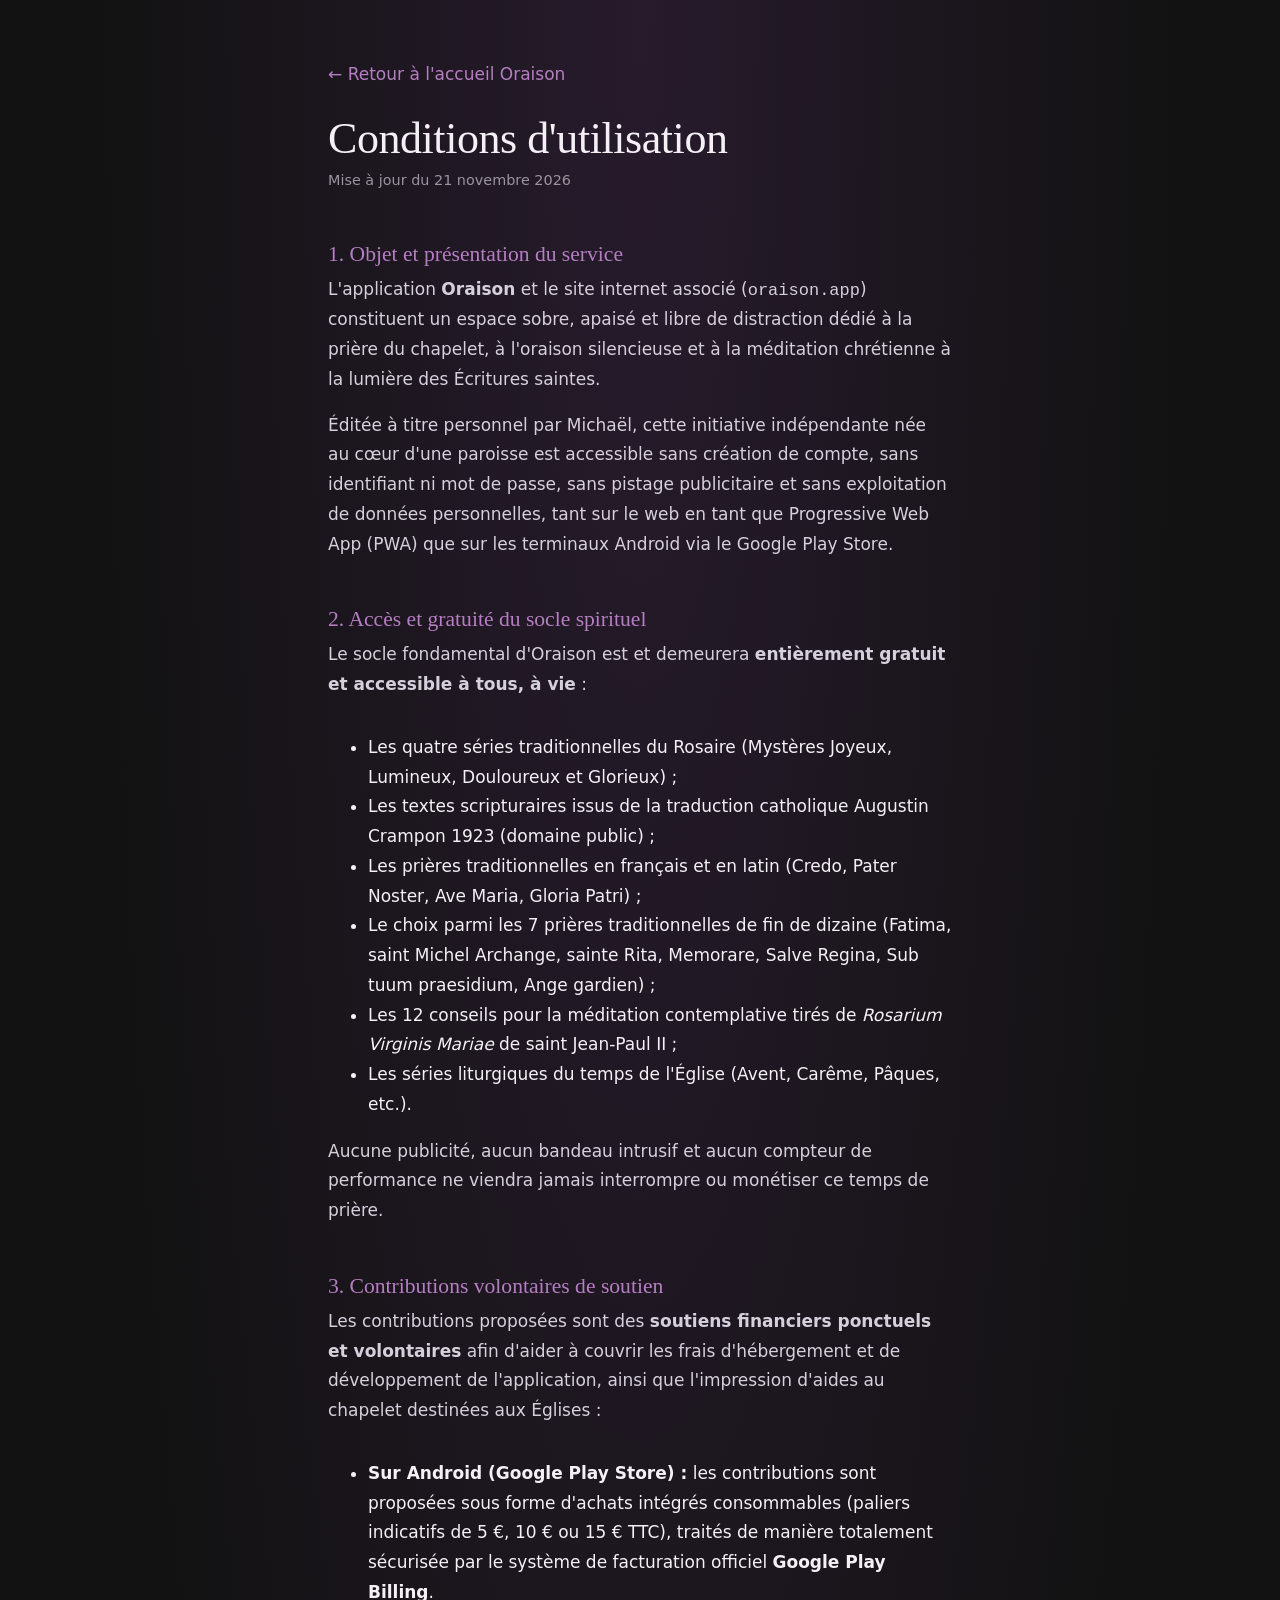
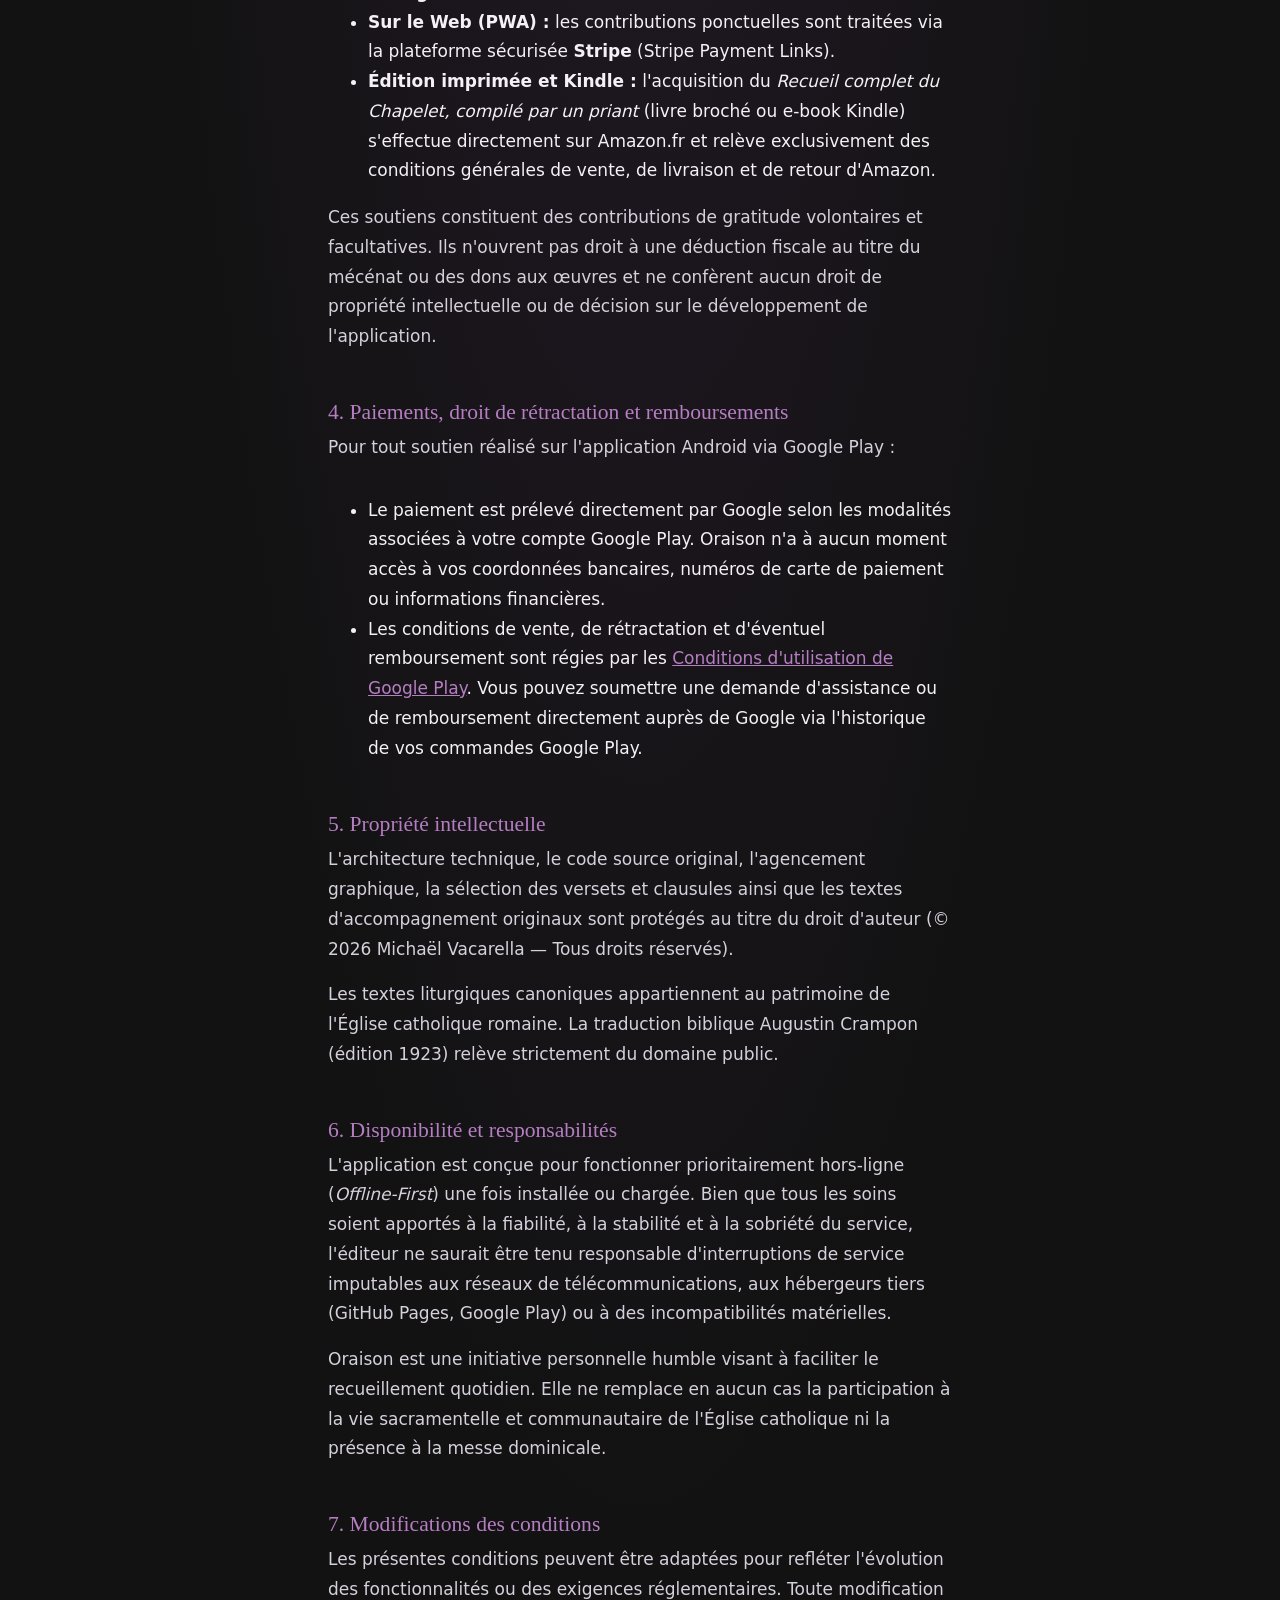
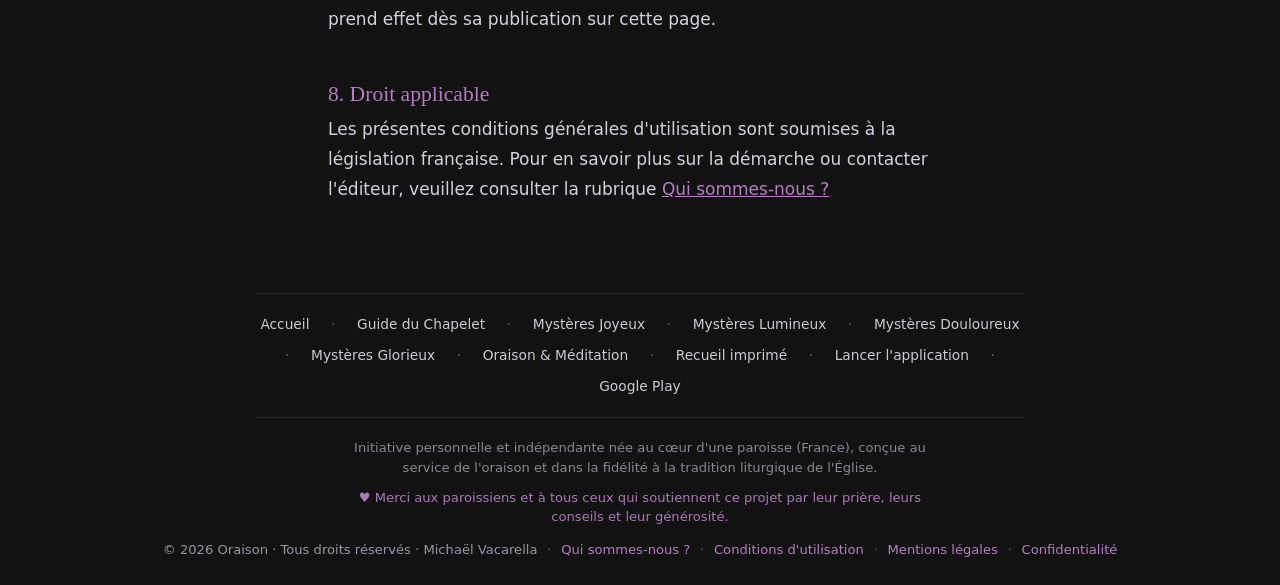
<file: conditions-utilisation.html>
<!doctype html>
<html lang="fr">
<head>
  <meta charset="utf-8">
  <meta name="viewport" content="width=device-width, initial-scale=1">
  <title>Conditions d'utilisation — Oraison</title>
  <meta name="description" content="Conditions générales d'utilisation du site et de l'application Oraison : gratuité du socle, contributions volontaires de soutien via Google Play et Stripe, propriété intellectuelle et responsabilités.">
  <meta name="robots" content="noindex, follow">
  <meta name="theme-color" content="#121212">
  <link rel="icon" href="logo.svg" type="image/svg+xml">
  <link rel="icon" type="image/png" href="favicon.png" sizes="48x48">
  <link rel="canonical" href="https://oraison.app/conditions-utilisation.html">
  <link rel="stylesheet" href="style.css">
  <script data-goatcounter="https://vacarelm.goatcounter.com/count" async src="https://gc.zgo.at/count.js"></script>
</head>
<body>
  <main class="legal">
    <a href="/" class="back">← Retour à l'accueil Oraison</a>
    <h1>Conditions d'utilisation</h1>
    <p class="meta">Mise à jour du 21 novembre 2026</p>

    <h2>1. Objet et présentation du service</h2>
    <p>L'application <strong>Oraison</strong> et le site internet associé (<code>oraison.app</code>) constituent un espace sobre, apaisé et libre de distraction dédié à la prière du chapelet, à l'oraison silencieuse et à la méditation chrétienne à la lumière des Écritures saintes.</p>
    <p>Éditée à titre personnel par Michaël, cette initiative indépendante née au cœur d'une paroisse est accessible sans création de compte, sans identifiant ni mot de passe, sans pistage publicitaire et sans exploitation de données personnelles, tant sur le web en tant que Progressive Web App (PWA) que sur les terminaux Android via le Google Play Store.</p>

    <h2>2. Accès et gratuité du socle spirituel</h2>
    <p>Le socle fondamental d'Oraison est et demeurera <strong>entièrement gratuit et accessible à tous, à vie</strong> :</p>
    <ul>
      <li>Les quatre séries traditionnelles du Rosaire (Mystères Joyeux, Lumineux, Douloureux et Glorieux) ;</li>
      <li>Les textes scripturaires issus de la traduction catholique Augustin Crampon 1923 (domaine public) ;</li>
      <li>Les prières traditionnelles en français et en latin (Credo, Pater Noster, Ave Maria, Gloria Patri) ;</li>
      <li>Le choix parmi les 7 prières traditionnelles de fin de dizaine (Fatima, saint Michel Archange, sainte Rita, Memorare, Salve Regina, Sub tuum praesidium, Ange gardien) ;</li>
      <li>Les 12 conseils pour la méditation contemplative tirés de <em>Rosarium Virginis Mariae</em> de saint Jean-Paul II ;</li>
      <li>Les séries liturgiques du temps de l'Église (Avent, Carême, Pâques, etc.).</li>
    </ul>
    <p>Aucune publicité, aucun bandeau intrusif et aucun compteur de performance ne viendra jamais interrompre ou monétiser ce temps de prière.</p>

    <h2>3. Contributions volontaires de soutien</h2>
    <p>Les contributions proposées sont des <strong>soutiens financiers ponctuels et volontaires</strong> afin d'aider à couvrir les frais d'hébergement et de développement de l'application, ainsi que l'impression d'aides au chapelet destinées aux Églises :</p>
    <ul>
      <li><strong>Sur Android (Google Play Store) :</strong> les contributions sont proposées sous forme d'achats intégrés consommables (paliers indicatifs de 5 €, 10 € ou 15 € TTC), traités de manière totalement sécurisée par le système de facturation officiel <strong>Google Play Billing</strong>.</li>
      <li><strong>Sur le Web (PWA) :</strong> les contributions ponctuelles sont traitées via la plateforme sécurisée <strong>Stripe</strong> (Stripe Payment Links).</li>
      <li><strong>Édition imprimée et Kindle :</strong> l'acquisition du <em>Recueil complet du Chapelet, compilé par un priant</em> (livre broché ou e-book Kindle) s'effectue directement sur Amazon.fr et relève exclusivement des conditions générales de vente, de livraison et de retour d'Amazon.</li>
    </ul>
    <p>Ces soutiens constituent des contributions de gratitude volontaires et facultatives. Ils n'ouvrent pas droit à une déduction fiscale au titre du mécénat ou des dons aux œuvres et ne confèrent aucun droit de propriété intellectuelle ou de décision sur le développement de l'application.</p>

    <h2>4. Paiements, droit de rétractation et remboursements</h2>
    <p>Pour tout soutien réalisé sur l'application Android via Google Play :</p>
    <ul>
      <li>Le paiement est prélevé directement par Google selon les modalités associées à votre compte Google Play. Oraison n'a à aucun moment accès à vos coordonnées bancaires, numéros de carte de paiement ou informations financières.</li>
      <li>Les conditions de vente, de rétractation et d'éventuel remboursement sont régies par les <a href="https://play.google.com/intl/fr_fr/about/play-terms/" target="_blank" rel="noopener noreferrer">Conditions d'utilisation de Google Play</a>. Vous pouvez soumettre une demande d'assistance ou de remboursement directement auprès de Google via l'historique de vos commandes Google Play.</li>
    </ul>

    <h2>5. Propriété intellectuelle</h2>
    <p>L'architecture technique, le code source original, l'agencement graphique, la sélection des versets et clausules ainsi que les textes d'accompagnement originaux sont protégés au titre du droit d'auteur (© 2026 Michaël Vacarella — Tous droits réservés).</p>
    <p>Les textes liturgiques canoniques appartiennent au patrimoine de l'Église catholique romaine. La traduction biblique Augustin Crampon (édition 1923) relève strictement du domaine public.</p>

    <h2>6. Disponibilité et responsabilités</h2>
    <p>L'application est conçue pour fonctionner prioritairement hors-ligne (<em>Offline-First</em>) une fois installée ou chargée. Bien que tous les soins soient apportés à la fiabilité, à la stabilité et à la sobriété du service, l'éditeur ne saurait être tenu responsable d'interruptions de service imputables aux réseaux de télécommunications, aux hébergeurs tiers (GitHub Pages, Google Play) ou à des incompatibilités matérielles.</p>
    <p>Oraison est une initiative personnelle humble visant à faciliter le recueillement quotidien. Elle ne remplace en aucun cas la participation à la vie sacramentelle et communautaire de l'Église catholique ni la présence à la messe dominicale.</p>

    <h2>7. Modifications des conditions</h2>
    <p>Les présentes conditions peuvent être adaptées pour refléter l'évolution des fonctionnalités ou des exigences réglementaires. Toute modification prend effet dès sa publication sur cette page.</p>

    <h2>8. Droit applicable</h2>
    <p>Les présentes conditions générales d'utilisation sont soumises à la législation française. Pour en savoir plus sur la démarche ou contacter l'éditeur, veuillez consulter la rubrique <a href="qui-sommes-nous.html">Qui sommes-nous&nbsp;?</a></p>
  </main>
  <footer>
    <nav class="footer-nav" aria-label="Guides liturgiques et mystères du Rosaire">
      <a href="/">Accueil</a> <span class="footer-sep" aria-hidden="true">·</span>
      <a href="prier-le-chapelet.html">Guide du Chapelet</a> <span class="footer-sep" aria-hidden="true">·</span>
      <a href="mysteres-joyeux.html">Mystères Joyeux</a> <span class="footer-sep" aria-hidden="true">·</span>
      <a href="mysteres-lumineux.html">Mystères Lumineux</a> <span class="footer-sep" aria-hidden="true">·</span>
      <a href="mysteres-douloureux.html">Mystères Douloureux</a> <span class="footer-sep" aria-hidden="true">·</span>
      <a href="mysteres-glorieux.html">Mystères Glorieux</a> <span class="footer-sep" aria-hidden="true">·</span>
      <a href="oraison-meditation.html">Oraison &amp; Méditation</a> <span class="footer-sep" aria-hidden="true">·</span>
      <a href="recueil-chapelet.html">Recueil imprimé</a> <span class="footer-sep" aria-hidden="true">·</span>
      <a href="app/">Lancer l'application</a> <span class="footer-sep" aria-hidden="true">·</span>
      <a href="https://play.google.com/store/apps/details?id=app.oraison" target="_blank" rel="noopener">Google Play</a>
    </nav>
    <p class="footer-initiative">Initiative personnelle et indépendante née au cœur d'une paroisse (France), conçue au service de l'oraison et dans la fidélité à la tradition liturgique de l'Église.</p>
    <p class="footer-thanks">♥ Merci aux paroissiens et à tous ceux qui soutiennent ce projet par leur prière, leurs conseils et leur générosité.</p>
    <div>
      <span>© 2026 Oraison · Tous droits réservés · Michaël Vacarella</span> <span class="footer-sep" aria-hidden="true">·</span>
      <a href="qui-sommes-nous.html">Qui sommes-nous ?</a> <span class="footer-sep" aria-hidden="true">·</span>
      <a href="conditions-utilisation.html" aria-current="page">Conditions d'utilisation</a> <span class="footer-sep" aria-hidden="true">·</span>
      <a href="mentions-legales.html">Mentions légales</a> <span class="footer-sep" aria-hidden="true">·</span>
      <a href="privacy.html">Confidentialité</a>
    </div>
  </footer>
</body>
</html>
</file>
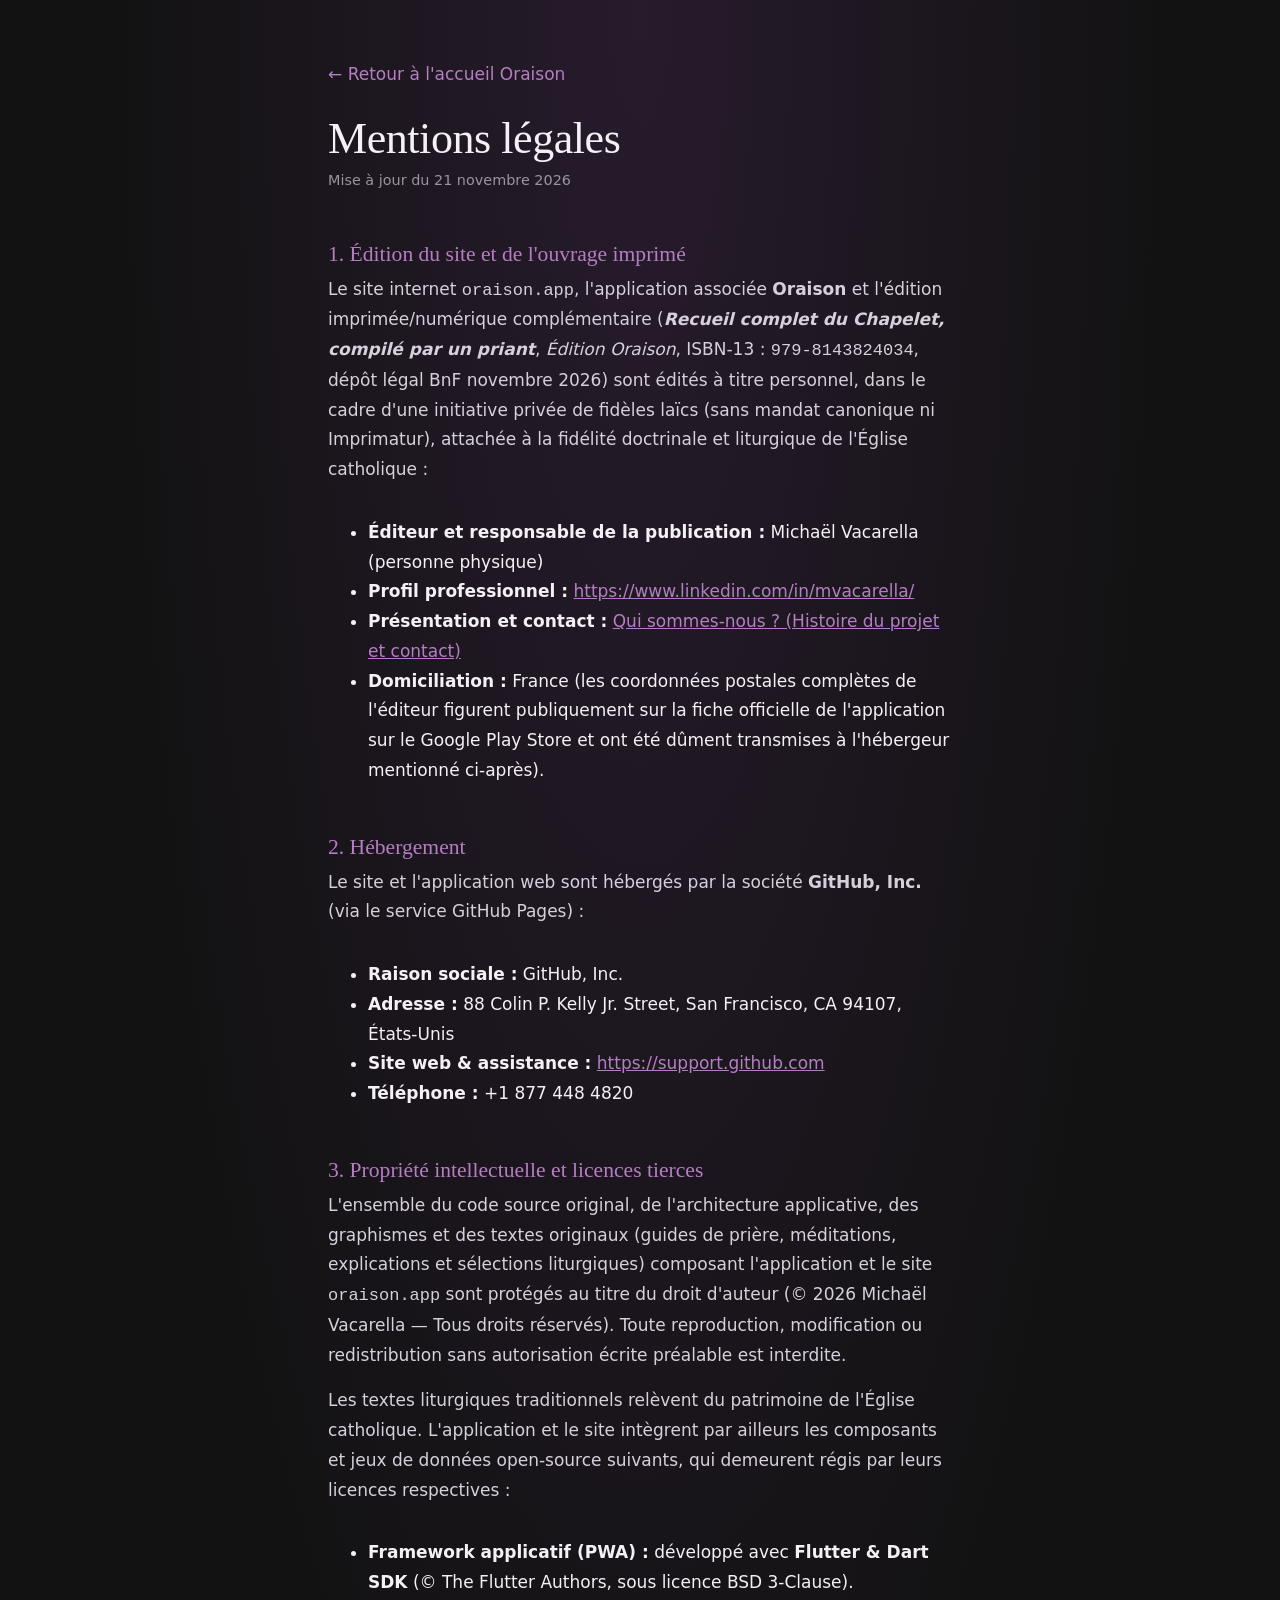
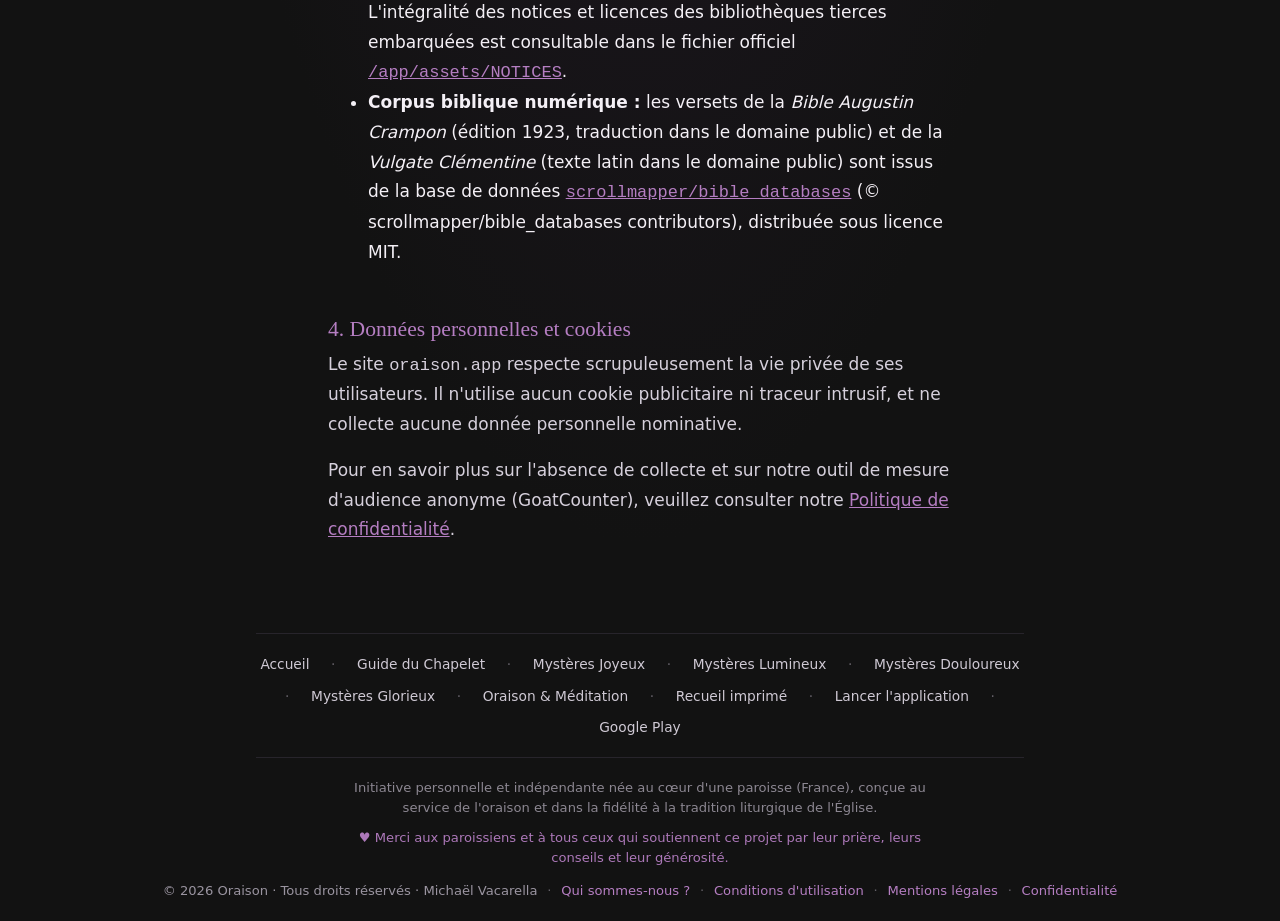
<file: mentions-legales.html>
<!doctype html>
<html lang="fr">
<head>
  <meta charset="utf-8">
  <meta name="viewport" content="width=device-width, initial-scale=1">
  <title>Mentions légales — Oraison</title>
  <meta name="description" content="Mentions légales du site et de l'application Oraison : édition à titre personnel par Michaël Vacarella, hébergement GitHub Pages, propriété intellectuelle et licences open-source.">
  <meta name="robots" content="noindex, follow">
  <meta name="theme-color" content="#121212">
  <link rel="icon" href="logo.svg" type="image/svg+xml">
  <link rel="icon" type="image/png" href="favicon.png" sizes="48x48">
  <link rel="canonical" href="https://oraison.app/mentions-legales.html">
  <link rel="stylesheet" href="style.css">
  <script data-goatcounter="https://vacarelm.goatcounter.com/count" async src="https://gc.zgo.at/count.js"></script>
</head>
<body>
  <main class="legal">
    <a href="/" class="back">← Retour à l'accueil Oraison</a>
    <h1>Mentions légales</h1>
    <p class="meta">Mise à jour du 21 novembre 2026</p>

    <h2>1. Édition du site et de l'ouvrage imprimé</h2>
    <p>Le site internet <code>oraison.app</code>, l'application associée <strong>Oraison</strong> et l'édition imprimée/numérique complémentaire (<strong><em>Recueil complet du Chapelet, compilé par un priant</em></strong>, <em>Édition Oraison</em>, ISBN-13&nbsp;: <code>979-8143824034</code>, dépôt légal BnF novembre 2026) sont édités à titre personnel, dans le cadre d'une initiative privée de fidèles laïcs (sans mandat canonique ni Imprimatur), attachée à la fidélité doctrinale et liturgique de l'Église catholique&nbsp;:</p>
    <ul>
      <li><strong>Éditeur et responsable de la publication :</strong> Michaël Vacarella (personne physique)</li>
      <li><strong>Profil professionnel :</strong> <a href="https://www.linkedin.com/in/mvacarella/" target="_blank" rel="noopener noreferrer">https://www.linkedin.com/in/mvacarella/</a></li>
      <li><strong>Présentation et contact :</strong> <a href="qui-sommes-nous.html">Qui sommes-nous ? (Histoire du projet et contact)</a></li>
      <li><strong>Domiciliation :</strong> France (les coordonnées postales complètes de l'éditeur figurent publiquement sur la fiche officielle de l'application sur le Google Play Store et ont été dûment transmises à l'hébergeur mentionné ci-après).</li>
    </ul>

    <h2>2. Hébergement</h2>
    <p>Le site et l'application web sont hébergés par la société <strong>GitHub, Inc.</strong> (via le service GitHub Pages) :</p>
    <ul>
      <li><strong>Raison sociale :</strong> GitHub, Inc.</li>
      <li><strong>Adresse :</strong> 88 Colin P. Kelly Jr. Street, San Francisco, CA 94107, États-Unis</li>
      <li><strong>Site web &amp; assistance :</strong> <a href="https://support.github.com" target="_blank" rel="noopener noreferrer">https://support.github.com</a></li>
      <li><strong>Téléphone :</strong> +1 877 448 4820</li>
    </ul>

    <h2>3. Propriété intellectuelle et licences tierces</h2>
    <p>L'ensemble du code source original, de l'architecture applicative, des graphismes et des textes originaux (guides de prière, méditations, explications et sélections liturgiques) composant l'application et le site <code>oraison.app</code> sont protégés au titre du droit d'auteur (© 2026 Michaël Vacarella — Tous droits réservés). Toute reproduction, modification ou redistribution sans autorisation écrite préalable est interdite.</p>
    <p>Les textes liturgiques traditionnels relèvent du patrimoine de l'Église catholique. L'application et le site intègrent par ailleurs les composants et jeux de données open-source suivants, qui demeurent régis par leurs licences respectives :</p>
    <ul>
      <li><strong>Framework applicatif (PWA) :</strong> développé avec <strong>Flutter &amp; Dart SDK</strong> (© The Flutter Authors, sous licence BSD 3-Clause). L'intégralité des notices et licences des bibliothèques tierces embarquées est consultable dans le fichier officiel <a href="/app/assets/NOTICES" target="_blank" rel="noopener noreferrer"><code>/app/assets/NOTICES</code></a>.</li>
      <li><strong>Corpus biblique numérique :</strong> les versets de la <em>Bible Augustin Crampon</em> (édition 1923, traduction dans le domaine public) et de la <em>Vulgate Clémentine</em> (texte latin dans le domaine public) sont issus de la base de données <a href="https://github.com/scrollmapper/bible_databases" target="_blank" rel="noopener noreferrer"><code>scrollmapper/bible_databases</code></a> (© scrollmapper/bible_databases contributors), distribuée sous licence MIT.</li>
    </ul>

    <h2>4. Données personnelles et cookies</h2>
    <p>Le site <code>oraison.app</code> respecte scrupuleusement la vie privée de ses utilisateurs. Il n'utilise aucun cookie publicitaire ni traceur intrusif, et ne collecte aucune donnée personnelle nominative.</p>
    <p>Pour en savoir plus sur l'absence de collecte et sur notre outil de mesure d'audience anonyme (GoatCounter), veuillez consulter notre <a href="privacy.html">Politique de confidentialité</a>.</p>
  </main>
  <footer>
    <nav class="footer-nav" aria-label="Guides liturgiques et mystères du Rosaire">
      <a href="/">Accueil</a> <span class="footer-sep" aria-hidden="true">·</span>
      <a href="prier-le-chapelet.html">Guide du Chapelet</a> <span class="footer-sep" aria-hidden="true">·</span>
      <a href="mysteres-joyeux.html">Mystères Joyeux</a> <span class="footer-sep" aria-hidden="true">·</span>
      <a href="mysteres-lumineux.html">Mystères Lumineux</a> <span class="footer-sep" aria-hidden="true">·</span>
      <a href="mysteres-douloureux.html">Mystères Douloureux</a> <span class="footer-sep" aria-hidden="true">·</span>
      <a href="mysteres-glorieux.html">Mystères Glorieux</a> <span class="footer-sep" aria-hidden="true">·</span>
      <a href="oraison-meditation.html">Oraison &amp; Méditation</a> <span class="footer-sep" aria-hidden="true">·</span>
      <a href="recueil-chapelet.html">Recueil imprimé</a> <span class="footer-sep" aria-hidden="true">·</span>
      <a href="app/">Lancer l'application</a> <span class="footer-sep" aria-hidden="true">·</span>
      <a href="https://play.google.com/store/apps/details?id=app.oraison" target="_blank" rel="noopener">Google Play</a>
    </nav>
    <p class="footer-initiative">Initiative personnelle et indépendante née au cœur d'une paroisse (France), conçue au service de l'oraison et dans la fidélité à la tradition liturgique de l'Église.</p>
    <p class="footer-thanks">♥ Merci aux paroissiens et à tous ceux qui soutiennent ce projet par leur prière, leurs conseils et leur générosité.</p>
    <div>
      <span>© 2026 Oraison · Tous droits réservés · Michaël Vacarella</span> <span class="footer-sep" aria-hidden="true">·</span>
      <a href="qui-sommes-nous.html">Qui sommes-nous ?</a> <span class="footer-sep" aria-hidden="true">·</span>
      <a href="conditions-utilisation.html">Conditions d'utilisation</a> <span class="footer-sep" aria-hidden="true">·</span>
      <a href="mentions-legales.html" aria-current="page">Mentions légales</a> <span class="footer-sep" aria-hidden="true">·</span>
      <a href="privacy.html">Confidentialité</a>
    </div>
  </footer>
</body>
</html>
</file>
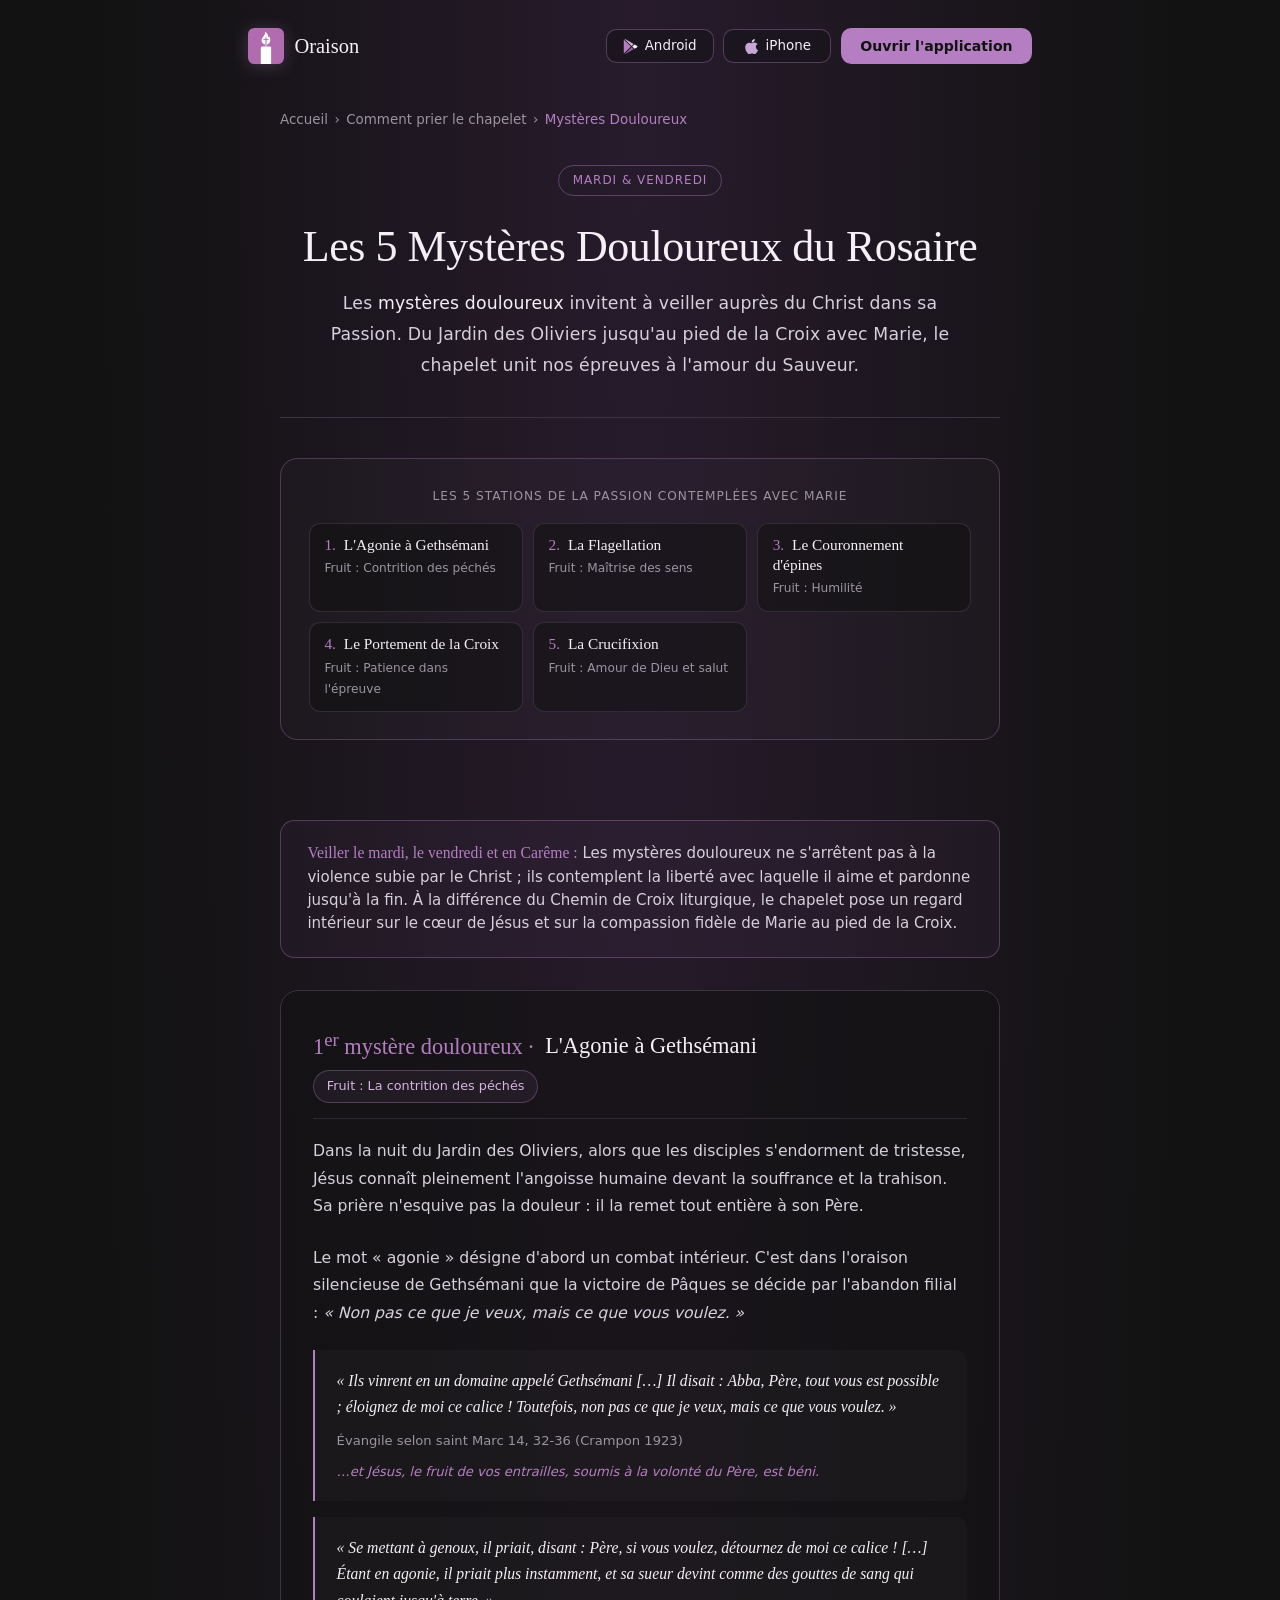
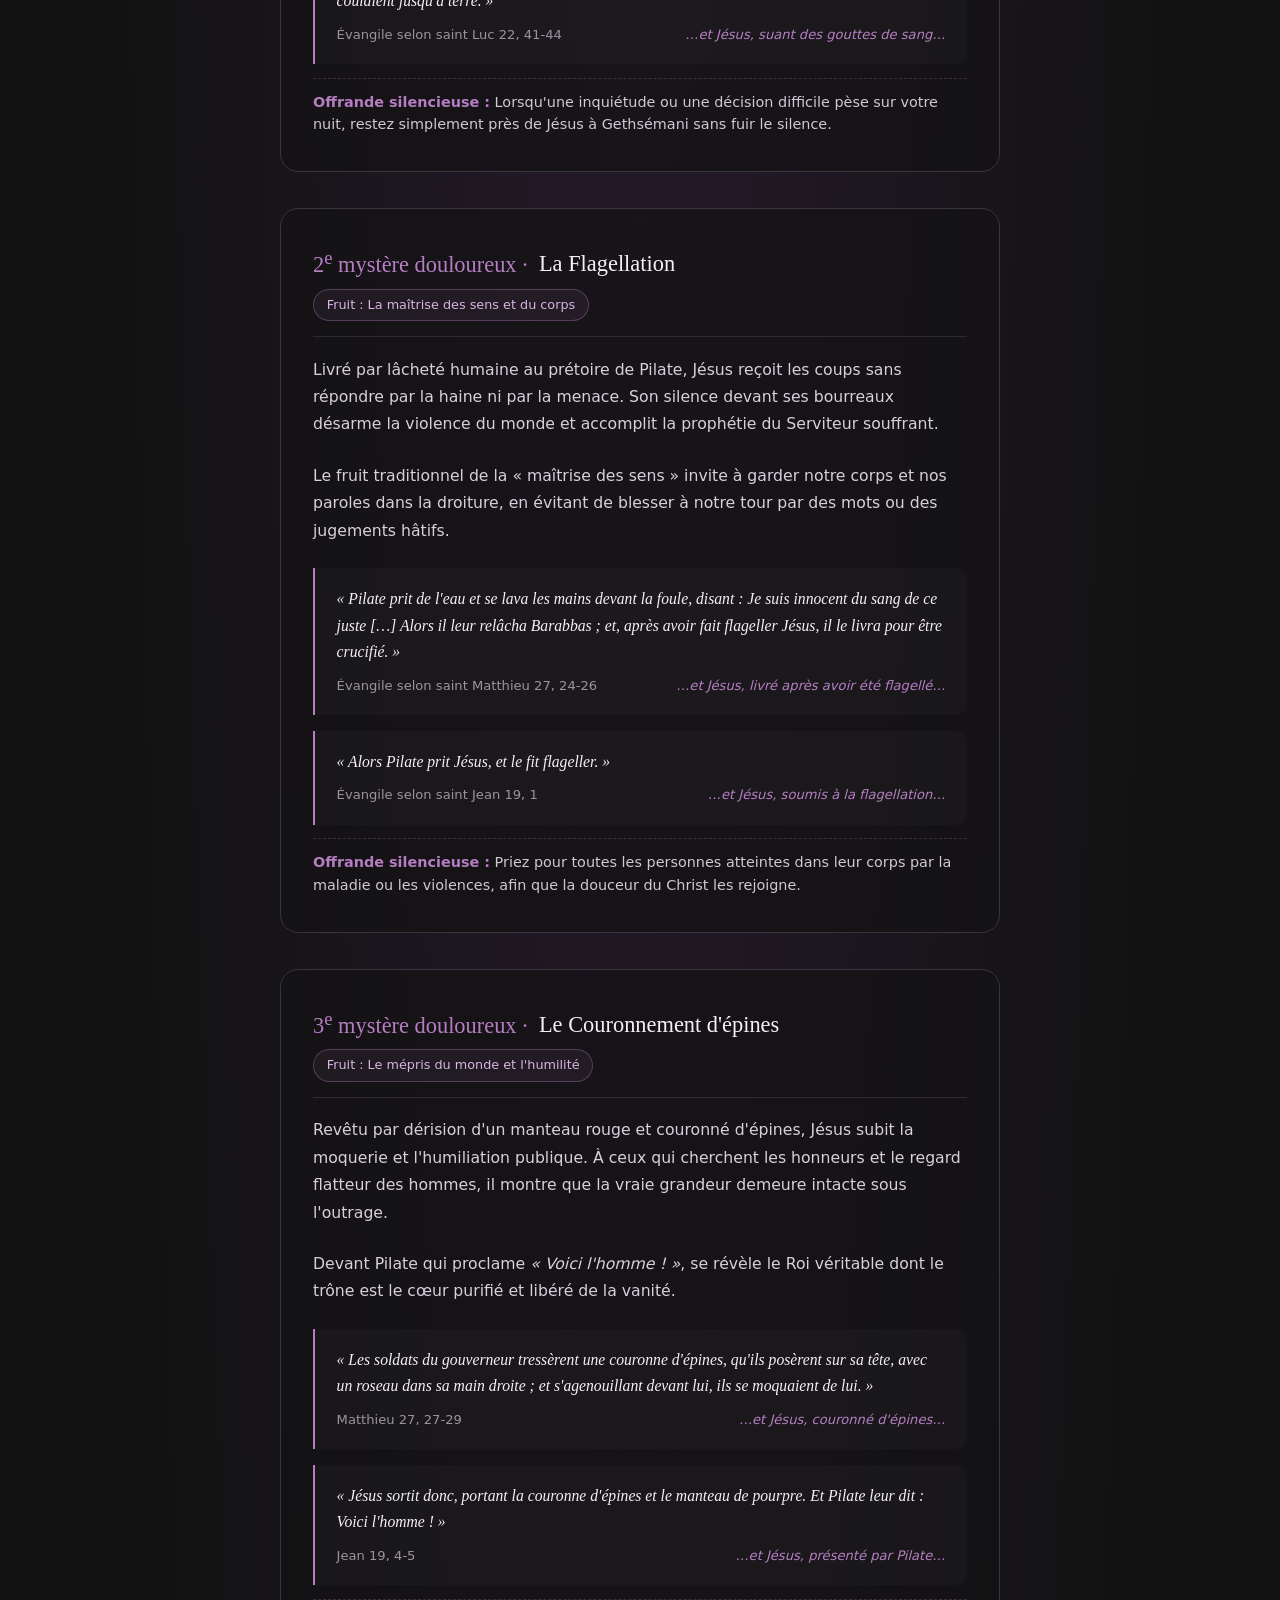
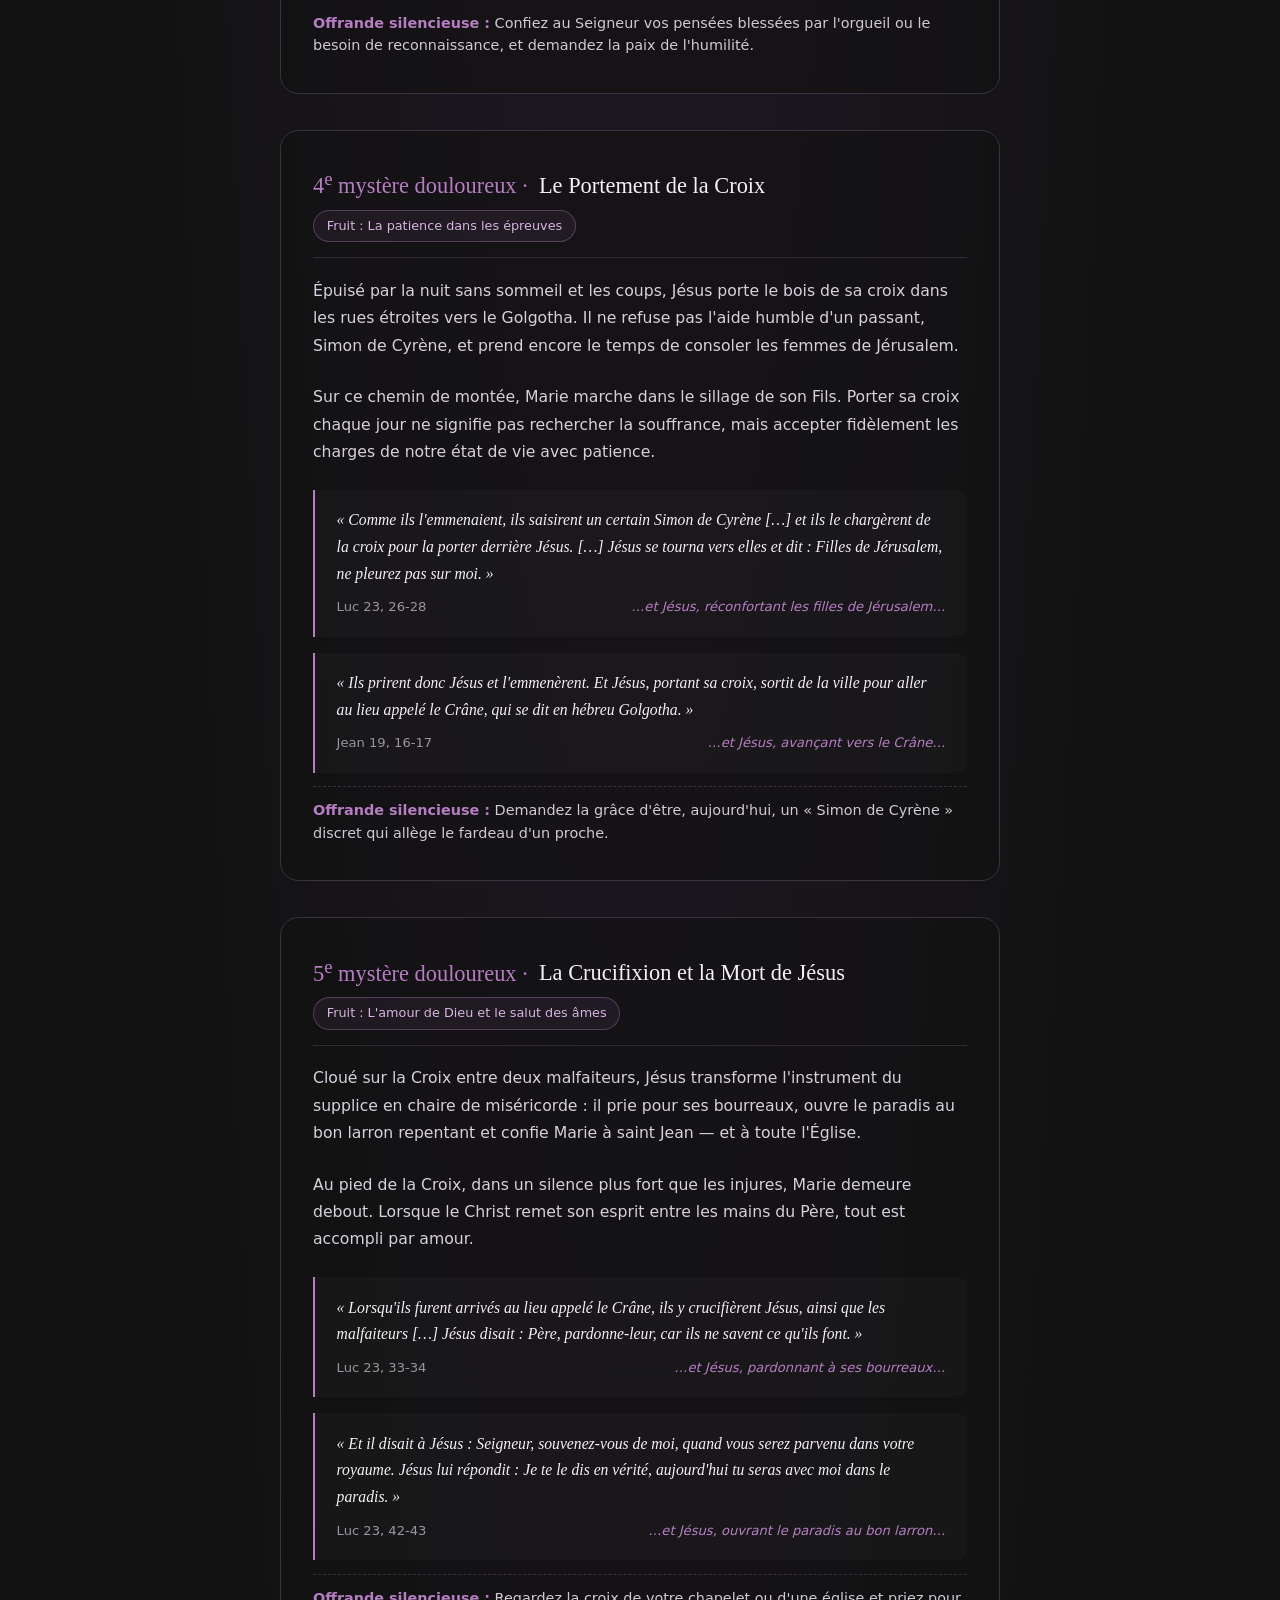
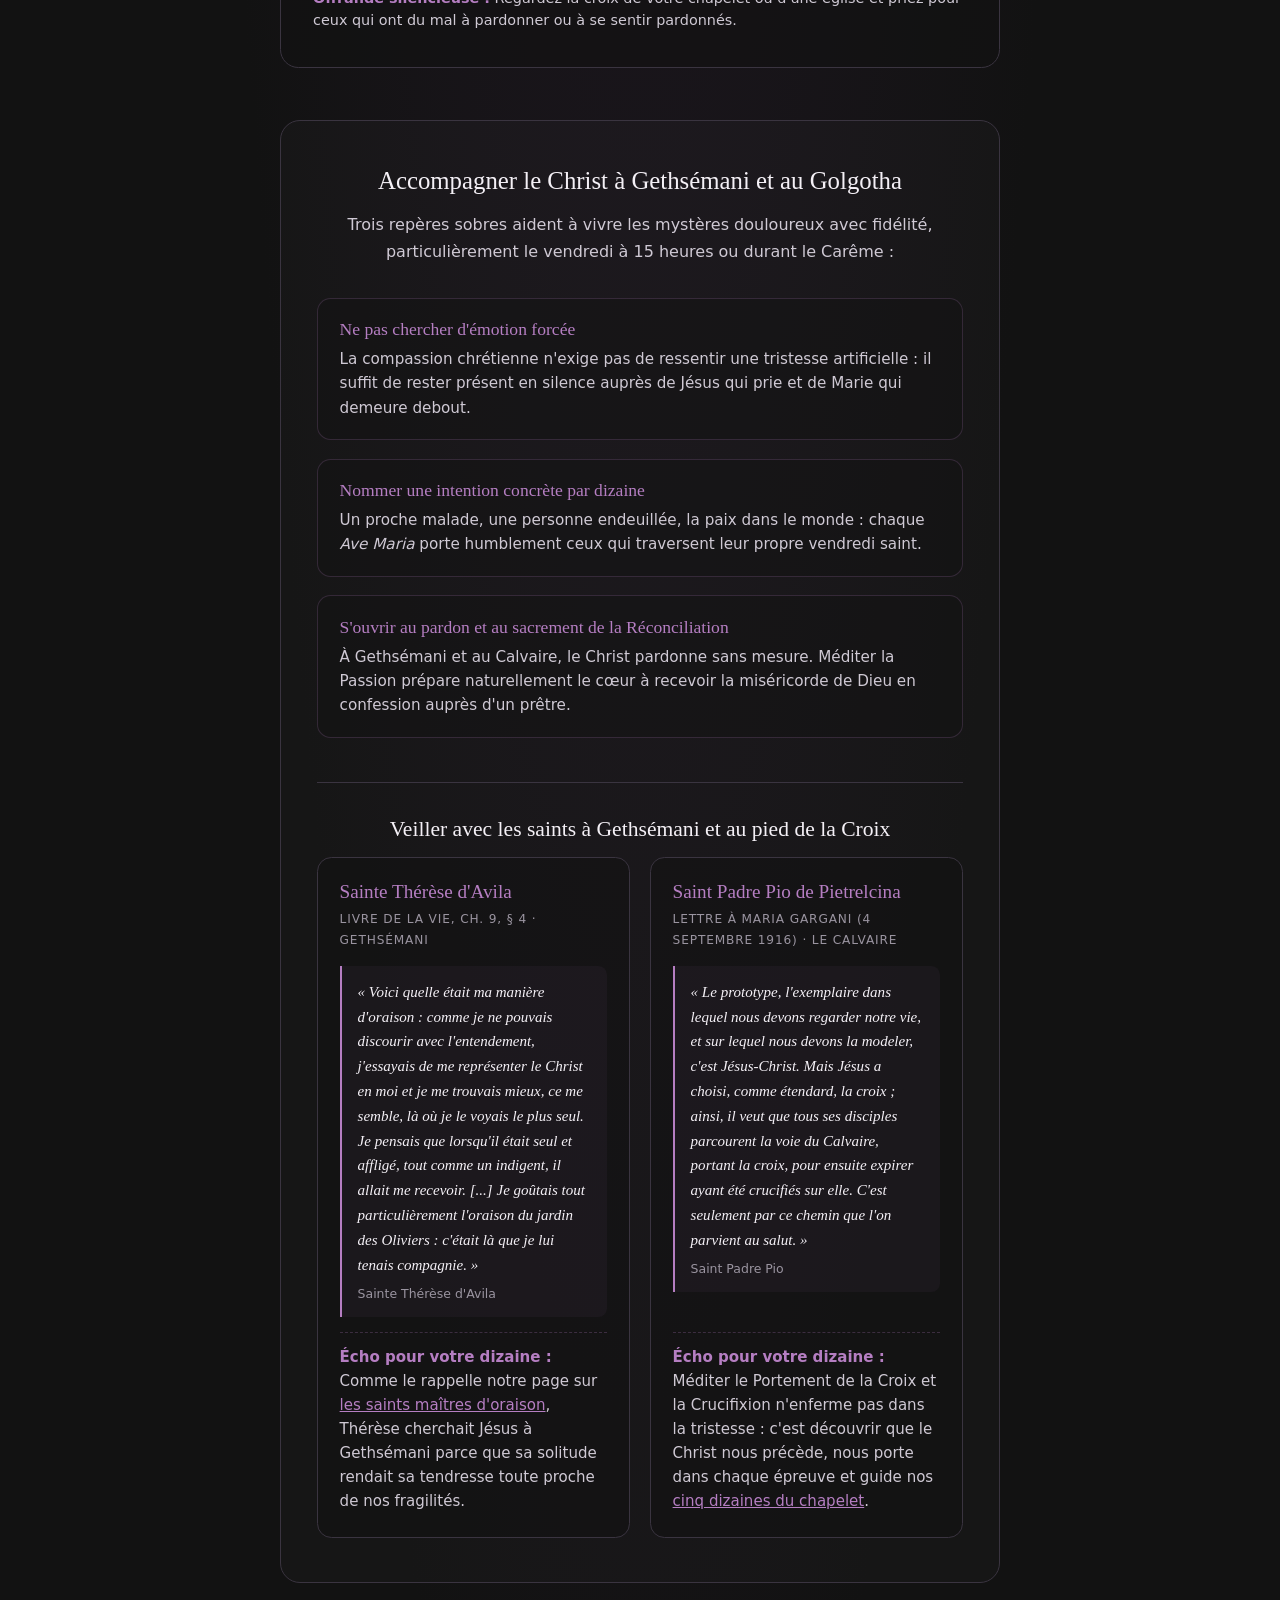
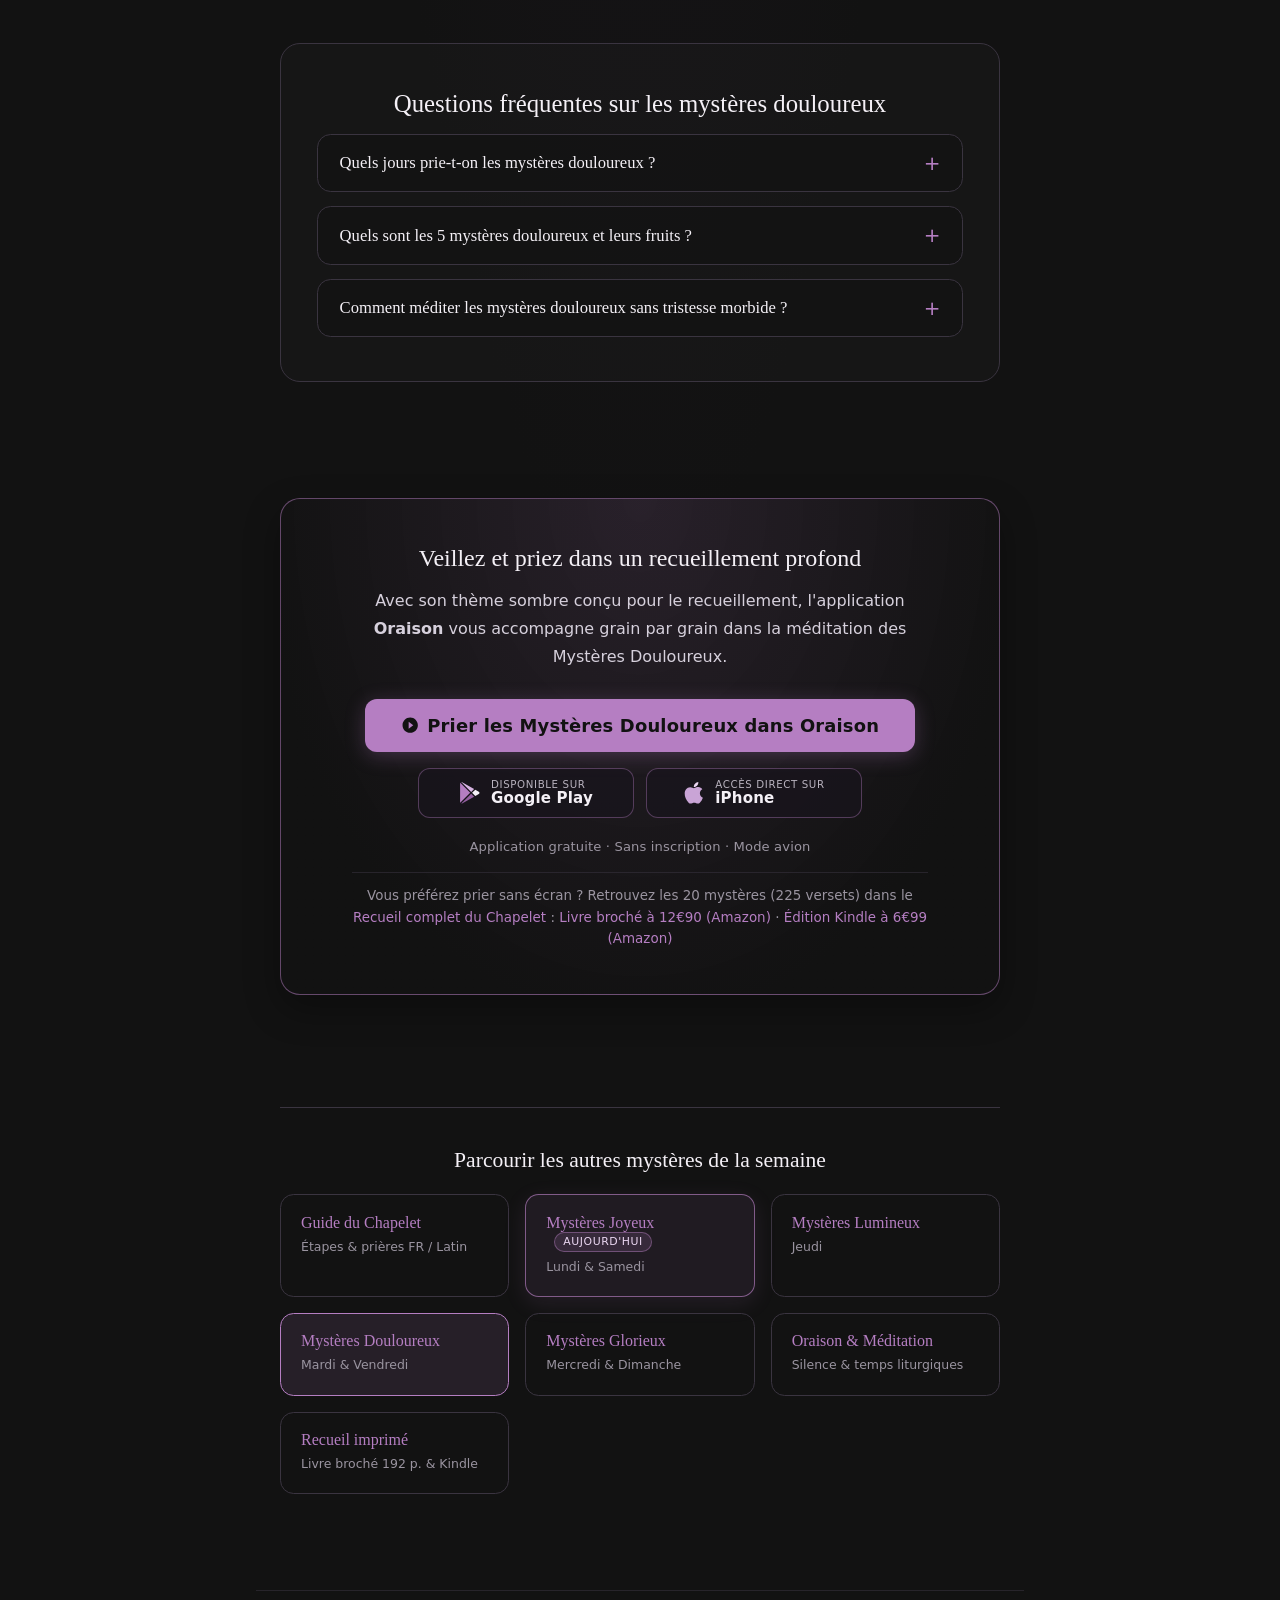
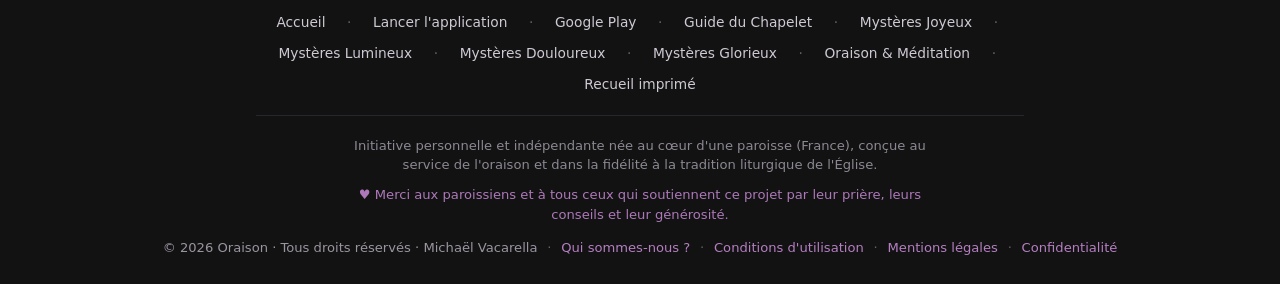
<file: mysteres-douloureux.html>
<!doctype html>
<html lang="fr">
<head>
  <meta charset="utf-8">
  <meta name="viewport" content="width=device-width, initial-scale=1">
  <title>Les 5 Mystères Douloureux (Mardi et Vendredi) — Oraison</title>
  <meta name="description" content="Méditez les 5 mystères douloureux du chapelet (mardi et vendredi) : Agonie, Flagellation, Couronnement d'épines, Portement de la Croix et Crucifixion.">
  <meta name="robots" content="index,follow,max-image-preview:large">
  <meta name="theme-color" content="#121212">
  <link rel="icon" href="logo.svg" type="image/svg+xml">
  <link rel="icon" type="image/png" href="favicon.png" sizes="48x48">
  <link rel="apple-touch-icon" sizes="180x180" href="app/icons/apple-touch-icon.png">
  <link rel="manifest" href="app/manifest.json">
  <link rel="canonical" href="https://oraison.app/mysteres-douloureux.html">
  <link rel="prefetch" href="app/">
  <link rel="stylesheet" href="style.css">
  <script data-goatcounter="https://vacarelm.goatcounter.com/count" async src="https://gc.zgo.at/count.js"></script>

  <meta property="og:type" content="article">
  <meta property="og:locale" content="fr_FR">
  <meta property="og:site_name" content="Oraison">
  <meta property="og:title" content="Les 5 Mystères Douloureux du Rosaire (Mardi &amp; Vendredi) — Oraison">
  <meta property="og:description" content="Agonie à Gethsémani, Flagellation, Couronnement d'épines, Portement de la Croix et Crucifixion : versets bibliques, clausules et fruits spirituels.">
  <meta property="og:image" content="https://oraison.app/og.png">
  <meta property="og:image:alt" content="Les 5 Mystères Douloureux du chapelet sur Oraison">
  <meta property="og:url" content="https://oraison.app/mysteres-douloureux.html">

  <meta name="twitter:card" content="summary_large_image">
  <meta name="twitter:title" content="Les 5 Mystères Douloureux du Rosaire (Mardi et Vendredi) — Oraison">
  <meta name="twitter:description" content="Textes bibliques, fruits spirituels et clausules des 5 mystères douloureux du chapelet.">
  <meta name="twitter:image" content="https://oraison.app/og.png">

  <script type="application/ld+json">
  {
    "@context": "https://schema.org",
    "@graph": [
      {
        "@type": "BreadcrumbList",
        "itemListElement": [
          { "@type": "ListItem", "position": 1, "name": "Accueil", "item": "https://oraison.app/" },
          { "@type": "ListItem", "position": 2, "name": "Comment prier le chapelet", "item": "https://oraison.app/prier-le-chapelet.html" },
          { "@type": "ListItem", "position": 3, "name": "Mystères Douloureux", "item": "https://oraison.app/mysteres-douloureux.html" }
        ]
      },
      {
        "@type": "Article",
        "headline": "Les 5 Mystères Douloureux du Rosaire : textes bibliques, fruits et méditation (Mardi et Vendredi)",
        "description": "Présentation complète des cinq mystères douloureux du chapelet retraçant la Passion du Christ, accompagnés des versets des Évangiles (Crampon 1923), de leurs clausules, de leurs fruits spirituels et des témoignages de sainte Thérèse d'Avila et saint Padre Pio.",
        "image": "https://oraison.app/og.png", "datePublished": "2026-10-26", "dateModified": "2026-11-21", "inLanguage": "fr", "mainEntityOfPage": "https://oraison.app/mysteres-douloureux.html",
        "author": { "@type": "Organization", "name": "Oraison", "url": "https://oraison.app/" },
        "publisher": { "@type": "Organization", "name": "Oraison", "url": "https://oraison.app/", "logo": { "@type": "ImageObject", "url": "https://oraison.app/favicon.png" } }
      },
      {
        "@type": "FAQPage",
        "mainEntity": [
          { "@type": "Question", "name": "Quels jours prie-t-on les mystères douloureux ?", "acceptedAnswer": { "@type": "Answer", "text": "Les mystères douloureux sont médités chaque mardi et chaque vendredi de l'année, ainsi que particulièrement durant le temps liturgique du Carême et le Vendredi saint." } },
          { "@type": "Question", "name": "Quels sont les 5 mystères douloureux et leurs fruits ?", "acceptedAnswer": { "@type": "Answer", "text": "1. L'Agonie de Jésus à Gethsémani (fruit : la contrition des péchés) ; 2. La Flagellation (fruit : la maîtrise des sens et du corps) ; 3. Le Couronnement d'épines (fruit : le détachement des vanités du monde et l'humilité) ; 4. Le Portement de la Croix (fruit : la patience dans les épreuves) ; 5. La Crucifixion et la Mort de Jésus sur la Croix (fruit : l'amour de Dieu et le salut des âmes)." } },
          { "@type": "Question", "name": "Comment méditer les mystères douloureux sans tristesse morbide ?", "acceptedAnswer": { "@type": "Answer", "text": "Dans les mystères douloureux, le chrétien ne contemple pas la souffrance pour elle-même, mais la grandeur d'un amour qui pardonne jusqu'au bout. Ils permettent de déposer ses propres épreuves entre les mains du Christ avec paix et espérance." } }
        ]
      }
    ]
  }
  </script>
</head>
<body>
  <header class="page-topbar">
    <a href="/" class="brand-link" aria-label="Retour à l'accueil Oraison"><img src="logo.svg" alt="Logo Oraison" width="34" height="34"> <span>Oraison</span></a>
    <div class="topbar-actions">
      <a href="https://play.google.com/store/apps/details?id=app.oraison" target="_blank" rel="noopener" class="btn-store-compact" aria-label="Oraison sur Google Play">
        <svg class="playstore-icon" viewBox="0 0 24 24" aria-hidden="true">
          <path fill="#b57ec2" d="M1.337.924a1.486 1.486 0 0 0-.112.568v21.017c0 .217.045.419.124.6l11.155-11.087L1.337.924z"/>
          <path fill="#d7b4e2" d="M13.544 10.989l3.258-3.238L3.45.195a1.466 1.466 0 0 0-.946-.179l11.04 10.973z"/>
          <path fill="#935fa0" d="M13.544 13.056l-11 10.933c.298.036.612-.016.906-.183l13.324-7.54-3.23-3.21z"/>
          <path fill="#f4f0f6" d="M22.018 13.298l-3.919 2.218-3.515-3.493 3.543-3.521 3.891 2.202a1.49 1.49 0 0 1 0 2.594z"/>
        </svg>
        <span>Android</span>
      </a>
      <a href="app/" class="btn-store-compact" data-track="ios-webapp-click" aria-label="Accès direct sur iPhone">
        <svg class="playstore-icon" viewBox="2.995 3 18.003 18.003" aria-hidden="true">
          <path fill="#c9a4d6" d="M17.05 20.28c-.98.95-2.05.8-3.08.35-1.09-.46-2.09-.48-3.24 0-1.44.62-2.2.44-3.06-.35C2.79 15.25 3.51 7.59 9.05 7.31c1.35.07 2.29.74 3.08.8 1.18-.24 2.31-.93 3.57-.84 1.51.12 2.65.72 3.4 1.8-3.12 1.87-2.38 5.98.48 7.13-.57 1.5-1.31 2.99-2.54 4.09z"/>
          <path fill="#ebd7f2" d="M12.03 7.25c-.15-2.23 1.66-4.07 3.74-4.25.29 2.58-2.34 4.5-3.74 4.25z"/>
        </svg>
        <span>iPhone</span>
      </a>
      <a href="app/" class="btn btn-compact" data-track="cta-topbar-douloureux">Ouvrir l'application</a>
    </div>
  </header>

  <main class="pillar-main">
    <nav class="breadcrumb" aria-label="Fil d'Ariane">
      <ol>
        <li><a href="/">Accueil</a></li>
        <li aria-hidden="true">›</li>
        <li><a href="prier-le-chapelet.html">Comment prier le chapelet</a></li>
        <li aria-hidden="true">›</li>
        <li><span aria-current="page">Mystères Douloureux</span></li>
      </ol>
    </nav>

    <div class="pillar-hero">
      <p class="kicker-badge" data-page-days="2,5">Mardi &amp; Vendredi</p>
      <h1>Les 5 Mystères Douloureux du Rosaire</h1>
      <p class="lead">Les <strong>mystères douloureux</strong> invitent à veiller auprès du Christ dans sa Passion. Du Jardin des Oliviers jusqu'au pied de la Croix avec Marie, le chapelet unit nos épreuves à l'amour du Sauveur.</p>
    </div>

    <nav class="quick-overview" aria-label="Aperçu et accès rapide aux 5 mystères douloureux">
      <p class="quick-overview-title">Les 5 stations de la Passion contemplées avec Marie</p>
      <div class="overview-grid">
        <a href="#agonie" class="overview-item"><strong><span>1.</span> L'Agonie à Gethsémani</strong><small>Fruit : Contrition des péchés</small></a>
        <a href="#flagellation" class="overview-item"><strong><span>2.</span> La Flagellation</strong><small>Fruit : Maîtrise des sens</small></a>
        <a href="#couronnement-epines" class="overview-item"><strong><span>3.</span> Le Couronnement d'épines</strong><small>Fruit : Humilité</small></a>
        <a href="#portement-croix" class="overview-item"><strong><span>4.</span> Le Portement de la Croix</strong><small>Fruit : Patience dans l'épreuve</small></a>
        <a href="#crucifixion" class="overview-item"><strong><span>5.</span> La Crucifixion</strong><small>Fruit : Amour de Dieu et salut</small></a>
      </div>
    </nav>

    <div class="transparency-note" role="note" aria-label="Prier la Passion dans la paix">
      <p><strong>Veiller le mardi, le vendredi et en Carême :</strong> Les mystères douloureux ne s'arrêtent pas à la violence subie par le Christ ; ils contemplent la liberté avec laquelle il aime et pardonne jusqu'à la fin. À la différence du Chemin de Croix liturgique, le chapelet pose un regard intérieur sur le cœur de Jésus et sur la compassion fidèle de Marie au pied de la Croix.</p>
    </div>

    <div class="mystery-detail-list">
      <article class="mystery-detail-card" id="agonie">
        <div class="mystery-detail-header">
          <h2><span class="mystery-num">1<sup>er</sup> mystère douloureux ·</span> L'Agonie à Gethsémani</h2>
          <span class="fruit-badge">Fruit : La contrition des péchés</span>
        </div>
        <p class="mystery-meditation">Dans la nuit du Jardin des Oliviers, alors que les disciples s'endorment de tristesse, Jésus connaît pleinement l'angoisse humaine devant la souffrance et la trahison. Sa prière n'esquive pas la douleur : il la remet tout entière à son Père.</p>
        <p class="mystery-meditation">Le mot « agonie » désigne d'abord un combat intérieur. C'est dans l'oraison silencieuse de Gethsémani que la victoire de Pâques se décide par l'abandon filial : <em>« Non pas ce que je veux, mais ce que vous voulez. »</em></p>
        <ul class="verse-list">
          <li class="verse-item">
            <p class="verse-quote">« Ils vinrent en un domaine appelé Gethsémani […] Il disait : Abba, Père, tout vous est possible ; éloignez de moi ce calice ! Toutefois, non pas ce que je veux, mais ce que vous voulez. »</p>
            <div class="verse-meta"><span>Évangile selon saint Marc 14, 32-36 (Crampon 1923)</span> <span class="clausule-tag">…et Jésus, le fruit de vos entrailles, soumis à la volonté du Père, est béni.</span></div>
          </li>
          <li class="verse-item">
            <p class="verse-quote">« Se mettant à genoux, il priait, disant : Père, si vous voulez, détournez de moi ce calice ! […] Étant en agonie, il priait plus instamment, et sa sueur devint comme des gouttes de sang qui coulaient jusqu'à terre. »</p>
            <div class="verse-meta"><span>Évangile selon saint Luc 22, 41-44</span> <span class="clausule-tag">…et Jésus, suant des gouttes de sang…</span></div>
          </li>
        </ul>
        <p class="pillar-note"><strong>Offrande silencieuse :</strong> Lorsqu'une inquiétude ou une décision difficile pèse sur votre nuit, restez simplement près de Jésus à Gethsémani sans fuir le silence.</p>
      </article>

      <article class="mystery-detail-card" id="flagellation">
        <div class="mystery-detail-header">
          <h2><span class="mystery-num">2<sup>e</sup> mystère douloureux ·</span> La Flagellation</h2>
          <span class="fruit-badge">Fruit : La maîtrise des sens et du corps</span>
        </div>
        <p class="mystery-meditation">Livré par lâcheté humaine au prétoire de Pilate, Jésus reçoit les coups sans répondre par la haine ni par la menace. Son silence devant ses bourreaux désarme la violence du monde et accomplit la prophétie du Serviteur souffrant.</p>
        <p class="mystery-meditation">Le fruit traditionnel de la « maîtrise des sens » invite à garder notre corps et nos paroles dans la droiture, en évitant de blesser à notre tour par des mots ou des jugements hâtifs.</p>
        <ul class="verse-list">
          <li class="verse-item">
            <p class="verse-quote">« Pilate prit de l'eau et se lava les mains devant la foule, disant : Je suis innocent du sang de ce juste […] Alors il leur relâcha Barabbas ; et, après avoir fait flageller Jésus, il le livra pour être crucifié. »</p>
            <div class="verse-meta"><span>Évangile selon saint Matthieu 27, 24-26</span> <span class="clausule-tag">…et Jésus, livré après avoir été flagellé…</span></div>
          </li>
          <li class="verse-item">
            <p class="verse-quote">« Alors Pilate prit Jésus, et le fit flageller. »</p>
            <div class="verse-meta"><span>Évangile selon saint Jean 19, 1</span> <span class="clausule-tag">…et Jésus, soumis à la flagellation…</span></div>
          </li>
        </ul>
        <p class="pillar-note"><strong>Offrande silencieuse :</strong> Priez pour toutes les personnes atteintes dans leur corps par la maladie ou les violences, afin que la douceur du Christ les rejoigne.</p>
      </article>

      <article class="mystery-detail-card" id="couronnement-epines">
        <div class="mystery-detail-header">
          <h2><span class="mystery-num">3<sup>e</sup> mystère douloureux ·</span> Le Couronnement d'épines</h2>
          <span class="fruit-badge">Fruit : Le mépris du monde et l'humilité</span>
        </div>
        <p class="mystery-meditation">Revêtu par dérision d'un manteau rouge et couronné d'épines, Jésus subit la moquerie et l'humiliation publique. À ceux qui cherchent les honneurs et le regard flatteur des hommes, il montre que la vraie grandeur demeure intacte sous l'outrage.</p>
        <p class="mystery-meditation">Devant Pilate qui proclame <em>« Voici l'homme ! »</em>, se révèle le Roi véritable dont le trône est le cœur purifié et libéré de la vanité.</p>
        <ul class="verse-list">
          <li class="verse-item">
            <p class="verse-quote">« Les soldats du gouverneur tressèrent une couronne d'épines, qu'ils posèrent sur sa tête, avec un roseau dans sa main droite ; et s'agenouillant devant lui, ils se moquaient de lui. »</p>
            <div class="verse-meta"><span>Matthieu 27, 27-29</span> <span class="clausule-tag">…et Jésus, couronné d'épines…</span></div>
          </li>
          <li class="verse-item">
            <p class="verse-quote">« Jésus sortit donc, portant la couronne d'épines et le manteau de pourpre. Et Pilate leur dit : Voici l'homme ! »</p>
            <div class="verse-meta"><span>Jean 19, 4-5</span> <span class="clausule-tag">…et Jésus, présenté par Pilate…</span></div>
          </li>
        </ul>
        <p class="pillar-note"><strong>Offrande silencieuse :</strong> Confiez au Seigneur vos pensées blessées par l'orgueil ou le besoin de reconnaissance, et demandez la paix de l'humilité.</p>
      </article>

      <article class="mystery-detail-card" id="portement-croix">
        <div class="mystery-detail-header">
          <h2><span class="mystery-num">4<sup>e</sup> mystère douloureux ·</span> Le Portement de la Croix</h2>
          <span class="fruit-badge">Fruit : La patience dans les épreuves</span>
        </div>
        <p class="mystery-meditation">Épuisé par la nuit sans sommeil et les coups, Jésus porte le bois de sa croix dans les rues étroites vers le Golgotha. Il ne refuse pas l'aide humble d'un passant, Simon de Cyrène, et prend encore le temps de consoler les femmes de Jérusalem.</p>
        <p class="mystery-meditation">Sur ce chemin de montée, Marie marche dans le sillage de son Fils. Porter sa croix chaque jour ne signifie pas rechercher la souffrance, mais accepter fidèlement les charges de notre état de vie avec patience.</p>
        <ul class="verse-list">
          <li class="verse-item">
            <p class="verse-quote">« Comme ils l'emmenaient, ils saisirent un certain Simon de Cyrène […] et ils le chargèrent de la croix pour la porter derrière Jésus. […] Jésus se tourna vers elles et dit : Filles de Jérusalem, ne pleurez pas sur moi. »</p>
            <div class="verse-meta"><span>Luc 23, 26-28</span> <span class="clausule-tag">…et Jésus, réconfortant les filles de Jérusalem…</span></div>
          </li>
          <li class="verse-item">
            <p class="verse-quote">« Ils prirent donc Jésus et l'emmenèrent. Et Jésus, portant sa croix, sortit de la ville pour aller au lieu appelé le Crâne, qui se dit en hébreu Golgotha. »</p>
            <div class="verse-meta"><span>Jean 19, 16-17</span> <span class="clausule-tag">…et Jésus, avançant vers le Crâne…</span></div>
          </li>
        </ul>
        <p class="pillar-note"><strong>Offrande silencieuse :</strong> Demandez la grâce d'être, aujourd'hui, un « Simon de Cyrène » discret qui allège le fardeau d'un proche.</p>
      </article>

      <article class="mystery-detail-card" id="crucifixion">
        <div class="mystery-detail-header">
          <h2><span class="mystery-num">5<sup>e</sup> mystère douloureux ·</span> La Crucifixion et la Mort de Jésus</h2>
          <span class="fruit-badge">Fruit : L'amour de Dieu et le salut des âmes</span>
        </div>
        <p class="mystery-meditation">Cloué sur la Croix entre deux malfaiteurs, Jésus transforme l'instrument du supplice en chaire de miséricorde : il prie pour ses bourreaux, ouvre le paradis au bon larron repentant et confie Marie à saint Jean — et à toute l'Église.</p>
        <p class="mystery-meditation">Au pied de la Croix, dans un silence plus fort que les injures, Marie demeure debout. Lorsque le Christ remet son esprit entre les mains du Père, tout est accompli par amour.</p>
        <ul class="verse-list">
          <li class="verse-item">
            <p class="verse-quote">« Lorsqu'ils furent arrivés au lieu appelé le Crâne, ils y crucifièrent Jésus, ainsi que les malfaiteurs […] Jésus disait : Père, pardonne-leur, car ils ne savent ce qu'ils font. »</p>
            <div class="verse-meta"><span>Luc 23, 33-34</span> <span class="clausule-tag">…et Jésus, pardonnant à ses bourreaux…</span></div>
          </li>
          <li class="verse-item">
            <p class="verse-quote">« Et il disait à Jésus : Seigneur, souvenez-vous de moi, quand vous serez parvenu dans votre royaume. Jésus lui répondit : Je te le dis en vérité, aujourd'hui tu seras avec moi dans le paradis. »</p>
            <div class="verse-meta"><span>Luc 23, 42-43</span> <span class="clausule-tag">…et Jésus, ouvrant le paradis au bon larron…</span></div>
          </li>
        </ul>
        <p class="pillar-note"><strong>Offrande silencieuse :</strong> Regardez la croix de votre chapelet ou d'une église et priez pour ceux qui ont du mal à pardonner ou à se sentir pardonnés.</p>
      </article>
    </div>

    <section class="editorial" aria-labelledby="careme-douloureux">
      <h2 id="careme-douloureux">Accompagner le Christ à Gethsémani et au Golgotha</h2>
      <p>Trois repères sobres aident à vivre les mystères douloureux avec fidélité, particulièrement le vendredi à 15 heures ou durant le Carême :</p>
      <ul class="pillars">
        <li>
          <strong>Ne pas chercher d'émotion forcée</strong>
          <span>La compassion chrétienne n'exige pas de ressentir une tristesse artificielle : il suffit de rester présent en silence auprès de Jésus qui prie et de Marie qui demeure debout.</span>
        </li>
        <li>
          <strong>Nommer une intention concrète par dizaine</strong>
          <span>Un proche malade, une personne endeuillée, la paix dans le monde : chaque <em>Ave Maria</em> porte humblement ceux qui traversent leur propre vendredi saint.</span>
        </li>
        <li>
          <strong>S'ouvrir au pardon et au sacrement de la Réconciliation</strong>
          <span>À Gethsémani et au Calvaire, le Christ pardonne sans mesure. Méditer la Passion prépare naturellement le cœur à recevoir la miséricorde de Dieu en confession auprès d'un prêtre.</span>
        </li>
      </ul>

      <h3 class="sub-heading">Veiller avec les saints à Gethsémani et au pied de la Croix</h3>
      <div class="mysteries-grid">
        <article class="mystery-item">
          <h3>Sainte Thérèse d'Avila</h3>
          <p class="mystery-days">Livre de la Vie, ch. 9, § 4 · Gethsémani</p>
          <div class="saint-quote">
            <blockquote>« Voici quelle était ma manière d'oraison : comme je ne pouvais discourir avec l'entendement, j'essayais de me représenter le Christ en moi et je me trouvais mieux, ce me semble, là où je le voyais le plus seul. Je pensais que lorsqu'il était seul et affligé, tout comme un indigent, il allait me recevoir. [...] Je goûtais tout particulièrement l'oraison du jardin des Oliviers : c'était là que je lui tenais compagnie. »</blockquote>
            <cite>Sainte Thérèse d'Avila</cite>
          </div>
          <p class="pillar-note"><strong>Écho pour votre dizaine :</strong> Comme le rappelle notre page sur <a href="oraison-meditation.html#maitres-oraison">les saints maîtres d'oraison</a>, Thérèse cherchait Jésus à Gethsémani parce que sa solitude rendait sa tendresse toute proche de nos fragilités.</p>
        </article>

        <article class="mystery-item">
          <h3>Saint Padre Pio de Pietrelcina</h3>
          <p class="mystery-days">Lettre à Maria Gargani (4 septembre 1916) · Le Calvaire</p>
          <div class="saint-quote">
            <blockquote>« Le prototype, l'exemplaire dans lequel nous devons regarder notre vie, et sur lequel nous devons la modeler, c'est Jésus-Christ. Mais Jésus a choisi, comme étendard, la croix ; ainsi, il veut que tous ses disciples parcourent la voie du Calvaire, portant la croix, pour ensuite expirer ayant été crucifiés sur elle. C'est seulement par ce chemin que l'on parvient au salut. »</blockquote>
            <cite>Saint Padre Pio</cite>
          </div>
          <p class="pillar-note"><strong>Écho pour votre dizaine :</strong> Méditer le Portement de la Croix et la Crucifixion n'enferme pas dans la tristesse : c'est découvrir que le Christ nous précède, nous porte dans chaque épreuve et guide nos <a href="prier-le-chapelet.html#etapes-title">cinq dizaines du chapelet</a>.</p>
        </article>
      </div>
    </section>

    <section class="editorial" aria-labelledby="faq-douloureux-title">
      <h2 id="faq-douloureux-title">Questions fréquentes sur les mystères douloureux</h2>
      <div class="faq-list">
        <details class="faq-item">
          <summary>Quels jours prie-t-on les mystères douloureux ?</summary>
          <div class="faq-answer"><p>Les mystères douloureux sont médités chaque mardi et chaque vendredi de l'année, ainsi que particulièrement durant le temps liturgique du Carême et le Vendredi saint.</p></div>
        </details>
        <details class="faq-item">
          <summary>Quels sont les 5 mystères douloureux et leurs fruits ?</summary>
          <div class="faq-answer"><p>1. L'Agonie de Jésus à Gethsémani (fruit : la contrition des péchés) ; 2. La Flagellation (fruit : la maîtrise des sens et du corps) ; 3. Le Couronnement d'épines (fruit : le détachement des vanités du monde et l'humilité) ; 4. Le Portement de la Croix (fruit : la patience dans les épreuves) ; 5. La Crucifixion et la Mort de Jésus sur la Croix (fruit : l'amour de Dieu et le salut des âmes).</p></div>
        </details>
        <details class="faq-item">
          <summary>Comment méditer les mystères douloureux sans tristesse morbide ?</summary>
          <div class="faq-answer"><p>Dans les mystères douloureux, le chrétien ne contemple pas la souffrance pour elle-même, mais la grandeur d'un amour qui pardonne jusqu'au bout. Ils permettent de déposer ses propres épreuves entre les mains du Christ avec paix et espérance.</p></div>
        </details>
      </div>
    </section>

    <aside class="cta-tunnel" aria-label="Prier les Mystères Douloureux dans Oraison">
      <h3>Veillez et priez dans un recueillement profond</h3>
      <p>Avec son thème sombre conçu pour le recueillement, l'application <strong>Oraison</strong> vous accompagne grain par grain dans la méditation des Mystères Douloureux.</p>
      <div class="cta-actions">
        <a class="btn btn-primary" href="app/" data-track="cta-bottom-douloureux">
          <svg viewBox="0 0 24 24" aria-hidden="true"><path d="M12 2C6.48 2 2 6.48 2 12s4.48 10 10 10 10-4.48 10-10S17.52 2 12 2zm-2 14.5v-9l6 4.5-6 4.5z" fill="currentColor"/></svg>
          Prier les Mystères Douloureux dans Oraison
        </a>
        <div class="hero-store">
          <a class="btn-store" href="https://play.google.com/store/apps/details?id=app.oraison" target="_blank" rel="noopener" aria-label="Télécharger Oraison sur Google Play">
            <svg class="playstore-icon" viewBox="0 0 24 24" aria-hidden="true">
              <path fill="#b57ec2" d="M1.337.924a1.486 1.486 0 0 0-.112.568v21.017c0 .217.045.419.124.6l11.155-11.087L1.337.924z"/>
              <path fill="#d7b4e2" d="M13.544 10.989l3.258-3.238L3.45.195a1.466 1.466 0 0 0-.946-.179l11.04 10.973z"/>
              <path fill="#935fa0" d="M13.544 13.056l-11 10.933c.298.036.612-.016.906-.183l13.324-7.54-3.23-3.21z"/>
              <path fill="#f4f0f6" d="M22.018 13.298l-3.919 2.218-3.515-3.493 3.543-3.521 3.891 2.202a1.49 1.49 0 0 1 0 2.594z"/>
            </svg>
            <span class="btn-store-text">
              <span class="btn-store-kicker">Disponible sur</span>
              <span class="btn-store-title">Google Play</span>
            </span>
          </a>
          <a class="btn-store" href="app/" data-track="ios-webapp-click" aria-label="Accès direct à l'application Oraison sur iPhone et iPad">
            <svg class="playstore-icon" viewBox="2.995 3 18.003 18.003" aria-hidden="true">
              <path fill="#c9a4d6" d="M17.05 20.28c-.98.95-2.05.8-3.08.35-1.09-.46-2.09-.48-3.24 0-1.44.62-2.2.44-3.06-.35C2.79 15.25 3.51 7.59 9.05 7.31c1.35.07 2.29.74 3.08.8 1.18-.24 2.31-.93 3.57-.84 1.51.12 2.65.72 3.4 1.8-3.12 1.87-2.38 5.98.48 7.13-.57 1.5-1.31 2.99-2.54 4.09z"/>
              <path fill="#ebd7f2" d="M12.03 7.25c-.15-2.23 1.66-4.07 3.74-4.25.29 2.58-2.34 4.5-3.74 4.25z"/>
            </svg>
            <span class="btn-store-text">
              <span class="btn-store-kicker">Accès direct sur</span>
              <span class="btn-store-title">iPhone</span>
            </span>
          </a>
        </div>
      </div>
      <p class="cta-reassurance">Application gratuite · Sans inscription · Mode avion</p>
      <p class="cta-book-note">Vous préférez prier sans écran&nbsp;? Retrouvez les 20 mystères (225 versets) dans le <a href="recueil-chapelet.html" data-track="kdp-details-mysteres">Recueil complet du Chapelet</a>&nbsp;: <a href="https://www.amazon.fr/dp/B0HSJ7JQ4R" target="_blank" rel="noopener" data-track="kdp-broche-mysteres">Livre broché à 12€90 (Amazon)</a> · <a href="https://www.amazon.fr/dp/B0HSCCVM53" target="_blank" rel="noopener" data-track="kdp-kindle-mysteres">Édition Kindle à 6€99 (Amazon)</a></p>
    </aside>

    <nav class="silo-section" aria-label="Les autres mystères du Rosaire">
      <h3>Parcourir les autres mystères de la semaine</h3>
      <div class="silo-grid">
        <a href="prier-le-chapelet.html" class="silo-card"><strong>Guide du Chapelet</strong> <small>Étapes &amp; prières FR / Latin</small></a>
        <a href="mysteres-joyeux.html" class="silo-card" data-days="1,6"><strong>Mystères Joyeux</strong> <small>Lundi &amp; Samedi</small></a>
        <a href="mysteres-lumineux.html" class="silo-card" data-days="4"><strong>Mystères Lumineux</strong> <small>Jeudi</small></a>
        <a href="mysteres-douloureux.html" class="silo-card" aria-current="page" data-days="2,5"><strong>Mystères Douloureux</strong> <small>Mardi &amp; Vendredi</small></a>
        <a href="mysteres-glorieux.html" class="silo-card" data-days="0,3"><strong>Mystères Glorieux</strong> <small>Mercredi &amp; Dimanche</small></a>
        <a href="oraison-meditation.html" class="silo-card"><strong>Oraison &amp; Méditation</strong> <small>Silence &amp; temps liturgiques</small></a>
        <a href="recueil-chapelet.html" class="silo-card"><strong>Recueil imprimé</strong> <small>Livre broché 192 p. &amp; Kindle</small></a>
      </div>
    </nav>
  </main>

  <footer>
    <nav class="footer-nav" aria-label="Guides liturgiques et mystères du Rosaire">
      <a href="/">Accueil</a> <span class="footer-sep" aria-hidden="true">·</span>
      <a href="app/">Lancer l'application</a> <span class="footer-sep" aria-hidden="true">·</span>
      <a href="https://play.google.com/store/apps/details?id=app.oraison" target="_blank" rel="noopener">Google Play</a> <span class="footer-sep" aria-hidden="true">·</span>
      <a href="prier-le-chapelet.html">Guide du Chapelet</a> <span class="footer-sep" aria-hidden="true">·</span>
      <a href="mysteres-joyeux.html">Mystères Joyeux</a> <span class="footer-sep" aria-hidden="true">·</span>
      <a href="mysteres-lumineux.html">Mystères Lumineux</a> <span class="footer-sep" aria-hidden="true">·</span>
      <a href="mysteres-douloureux.html">Mystères Douloureux</a> <span class="footer-sep" aria-hidden="true">·</span>
      <a href="mysteres-glorieux.html">Mystères Glorieux</a> <span class="footer-sep" aria-hidden="true">·</span>
      <a href="oraison-meditation.html">Oraison &amp; Méditation</a> <span class="footer-sep" aria-hidden="true">·</span>
      <a href="recueil-chapelet.html">Recueil imprimé</a>
    </nav>
    <p class="footer-initiative">Initiative personnelle et indépendante née au cœur d'une paroisse (France), conçue au service de l'oraison et dans la fidélité à la tradition liturgique de l'Église.</p>
    <p class="footer-thanks">♥ Merci aux paroissiens et à tous ceux qui soutiennent ce projet par leur prière, leurs conseils et leur générosité.</p>
    <div>
      <span>© 2026 Oraison · Tous droits réservés · Michaël Vacarella</span> <span class="footer-sep" aria-hidden="true">·</span>
      <a href="qui-sommes-nous.html">Qui sommes-nous ?</a> <span class="footer-sep" aria-hidden="true">·</span>
      <a href="conditions-utilisation.html">Conditions d'utilisation</a> <span class="footer-sep" aria-hidden="true">·</span>
      <a href="mentions-legales.html">Mentions légales</a> <span class="footer-sep" aria-hidden="true">·</span>
      <a href="privacy.html">Confidentialité</a>
    </div>
  </footer>

  <script>
    (function () {
      function track(name, title) {
        if (window.goatcounter && typeof window.goatcounter.count === 'function') {
          window.goatcounter.count({ path: name, title: title || name, event: true });
        }
      }
      document.querySelectorAll('[data-track]').forEach(function (el) {
        el.addEventListener('click', function () {
          var name = this.getAttribute('data-track');
          track(name, name);
        });
      });
      document.querySelectorAll('a[href*="play.google.com/store"]').forEach(function (link) {
        link.addEventListener('click', function () { track('playstore-click', 'Clic Fiche Google Play Store'); });
      });
      document.querySelectorAll('a[href*="amazon.fr/dp/B0HSJ7JQ4R"]').forEach(function (link) {
        link.addEventListener('click', function () { track('kdp-broche-click', 'Clic Livre Broche Amazon'); });
      });
      document.querySelectorAll('a[href*="amazon.fr/dp/B0HSCCVM53"]').forEach(function (link) {
        link.addEventListener('click', function () { track('kdp-kindle-click', 'Clic Edition Kindle Amazon'); });
      });
      var today = new Date().getDay();
      var pageBadge = document.querySelector('[data-page-days]');
      if (pageBadge && pageBadge.getAttribute('data-page-days').split(',').map(Number).indexOf(today) !== -1) {
        pageBadge.textContent = "Aujourd'hui · " + pageBadge.textContent;
      }
      document.querySelectorAll('.silo-card[data-days]').forEach(function (card) {
        if (card.getAttribute('data-days').split(',').map(Number).indexOf(today) !== -1) {
          card.classList.add('is-today');
          var s = card.querySelector('strong');
          if (s) {
            var pill = document.createElement('span');
            pill.className = 'today-pill';
            pill.textContent = "Aujourd'hui";
            s.appendChild(pill);
          }
        }
      });
    })();
  </script>
</body>
</html>
</file>
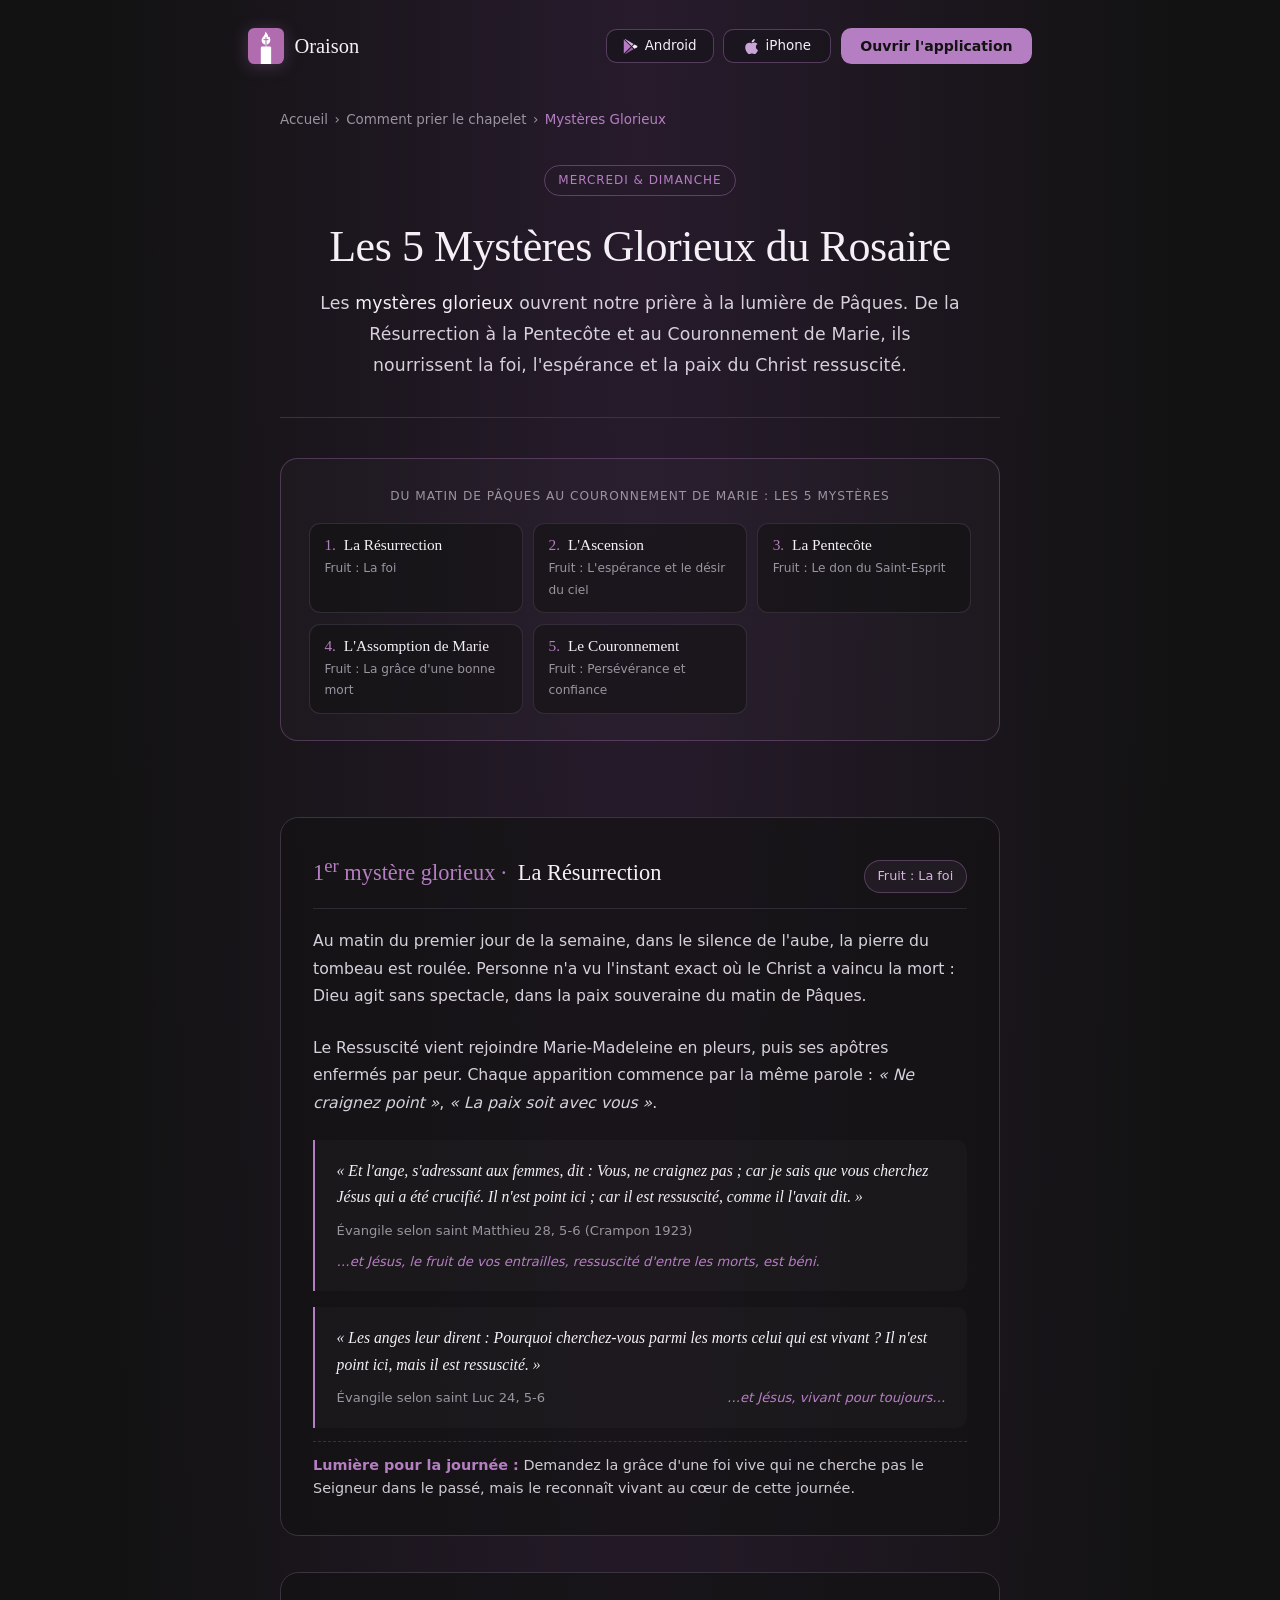
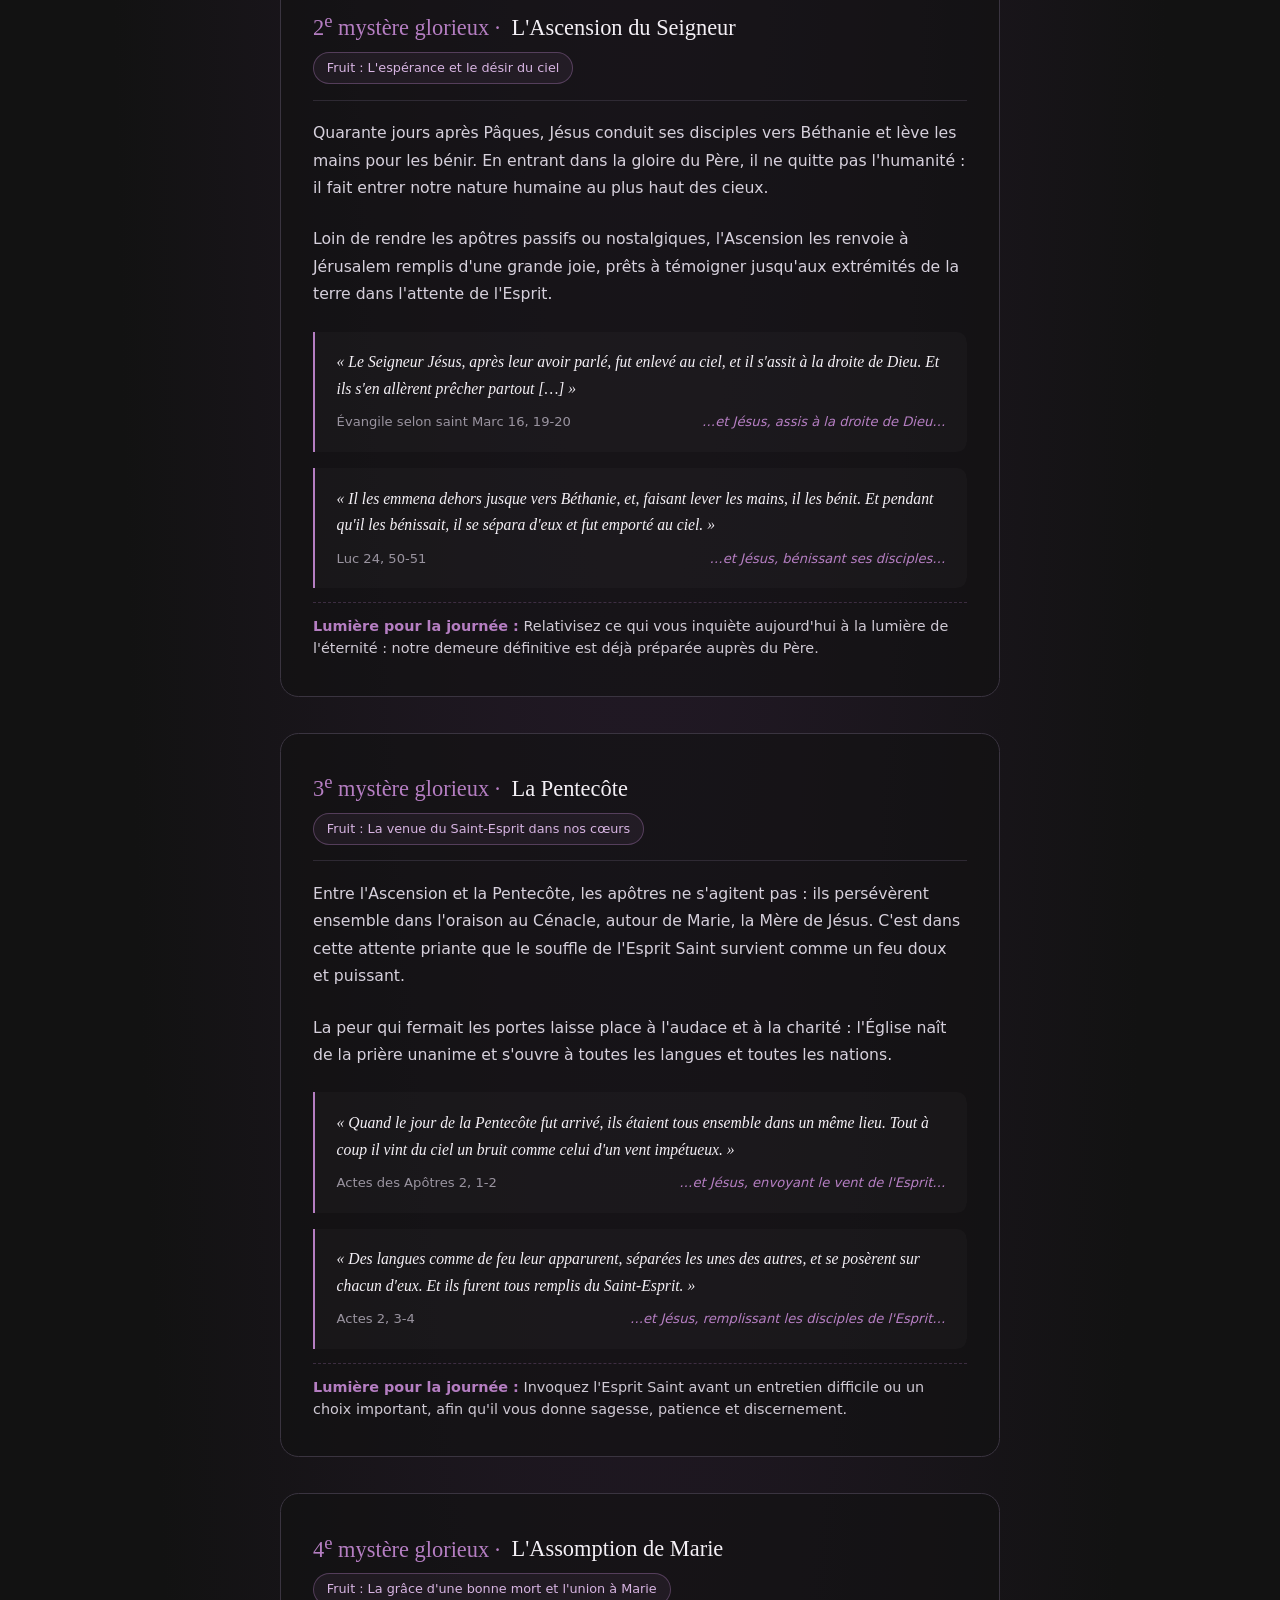
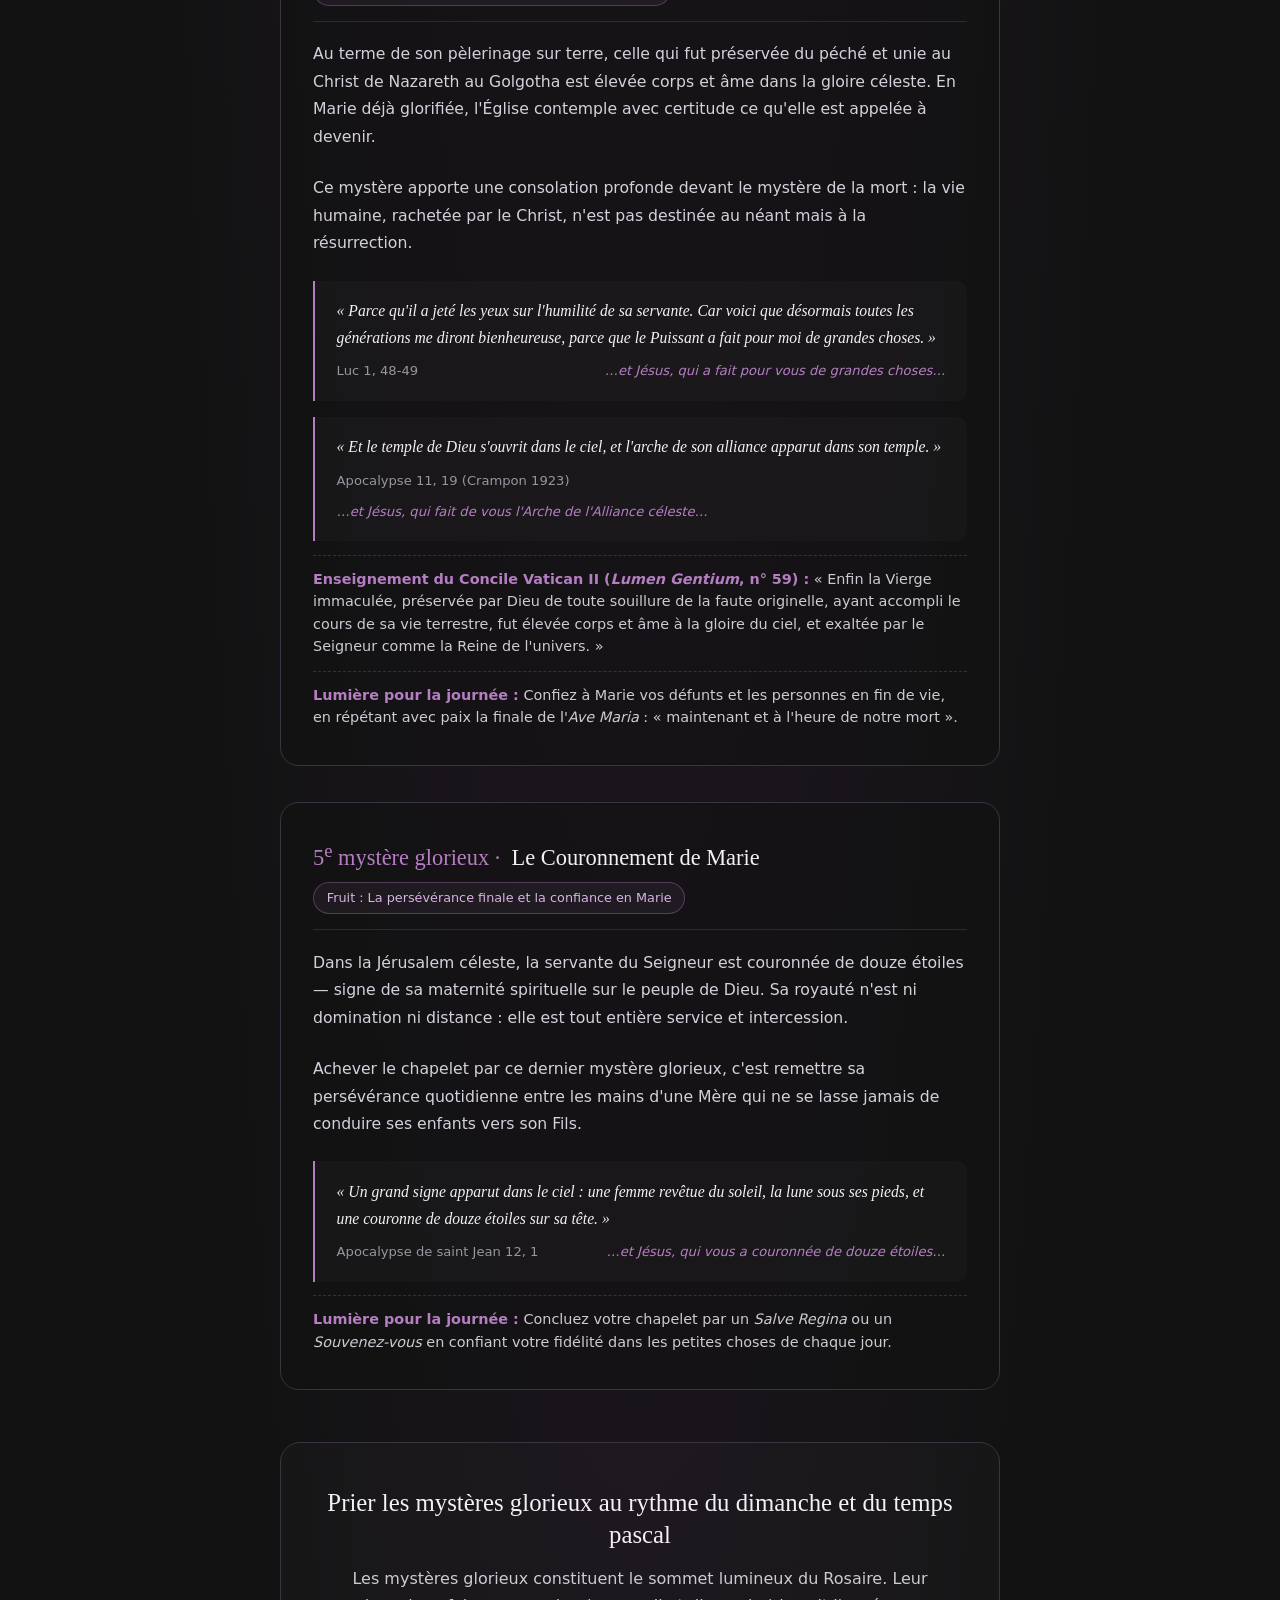
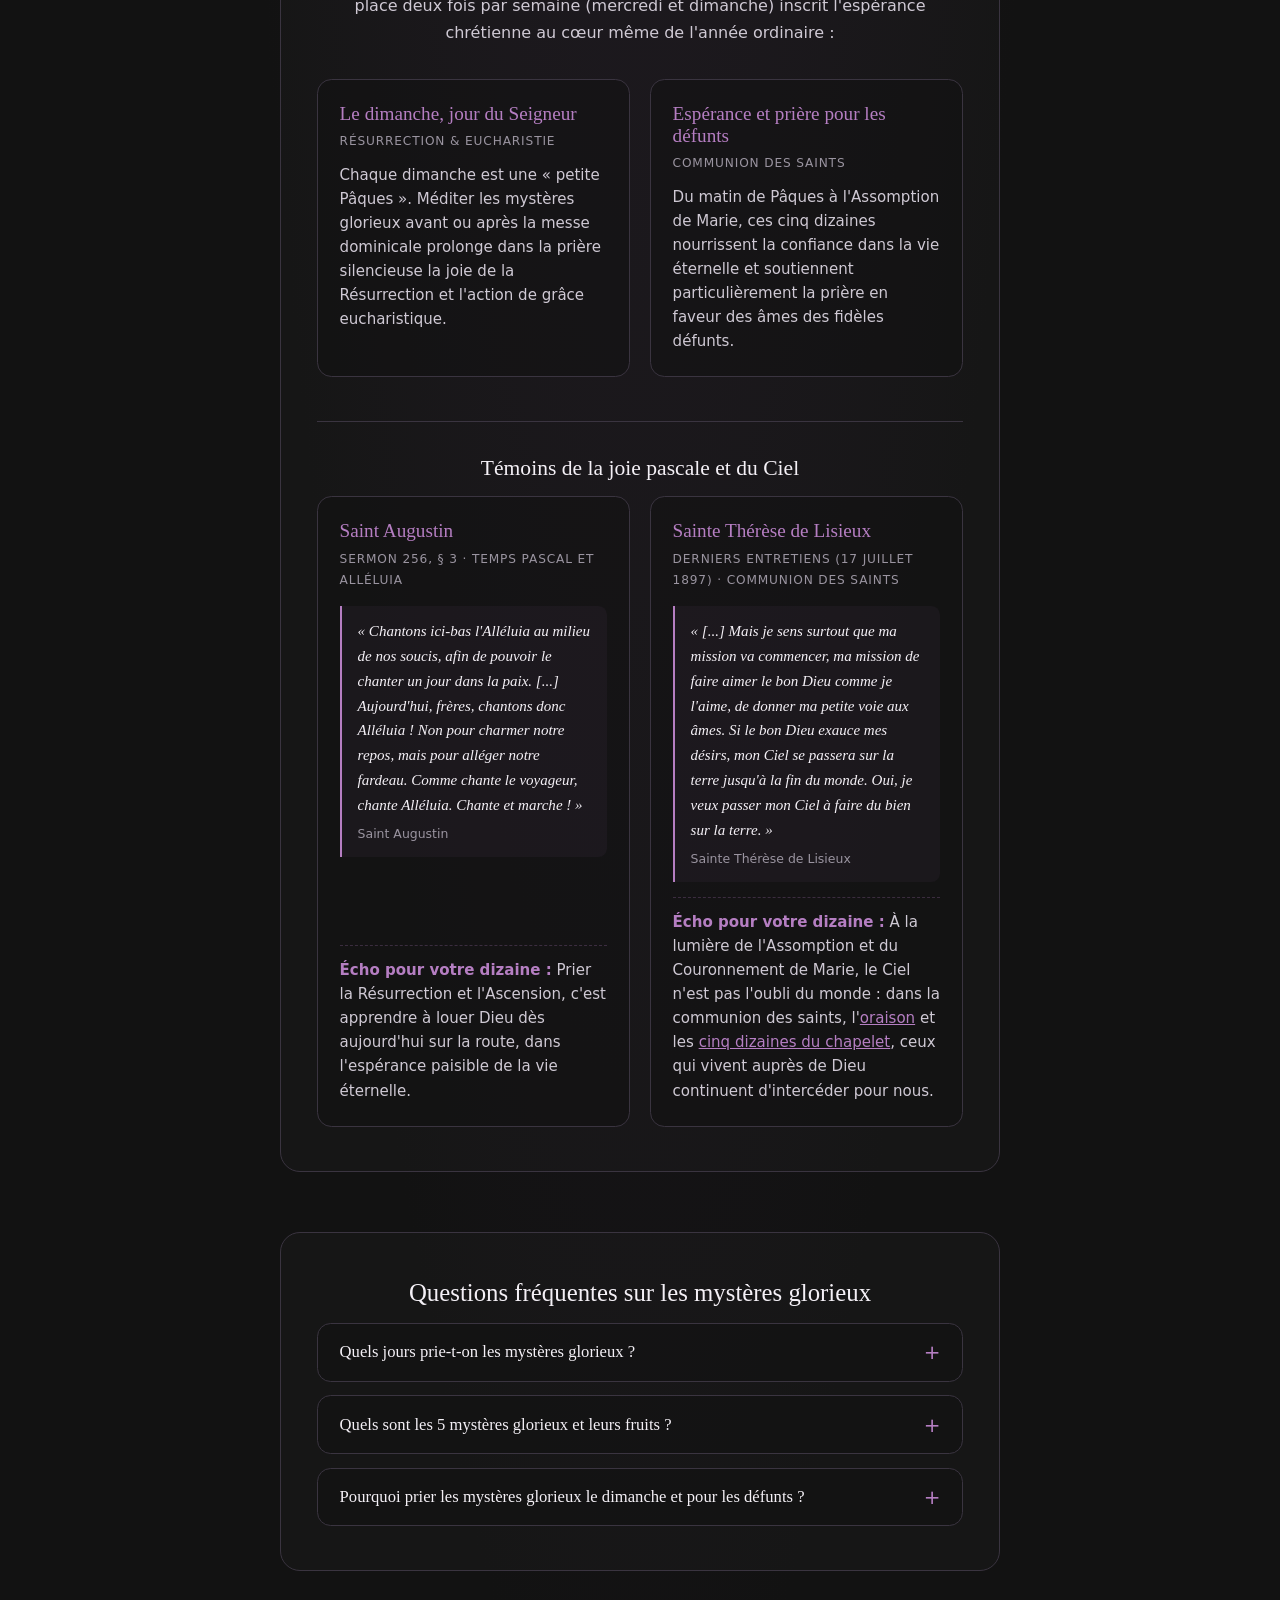
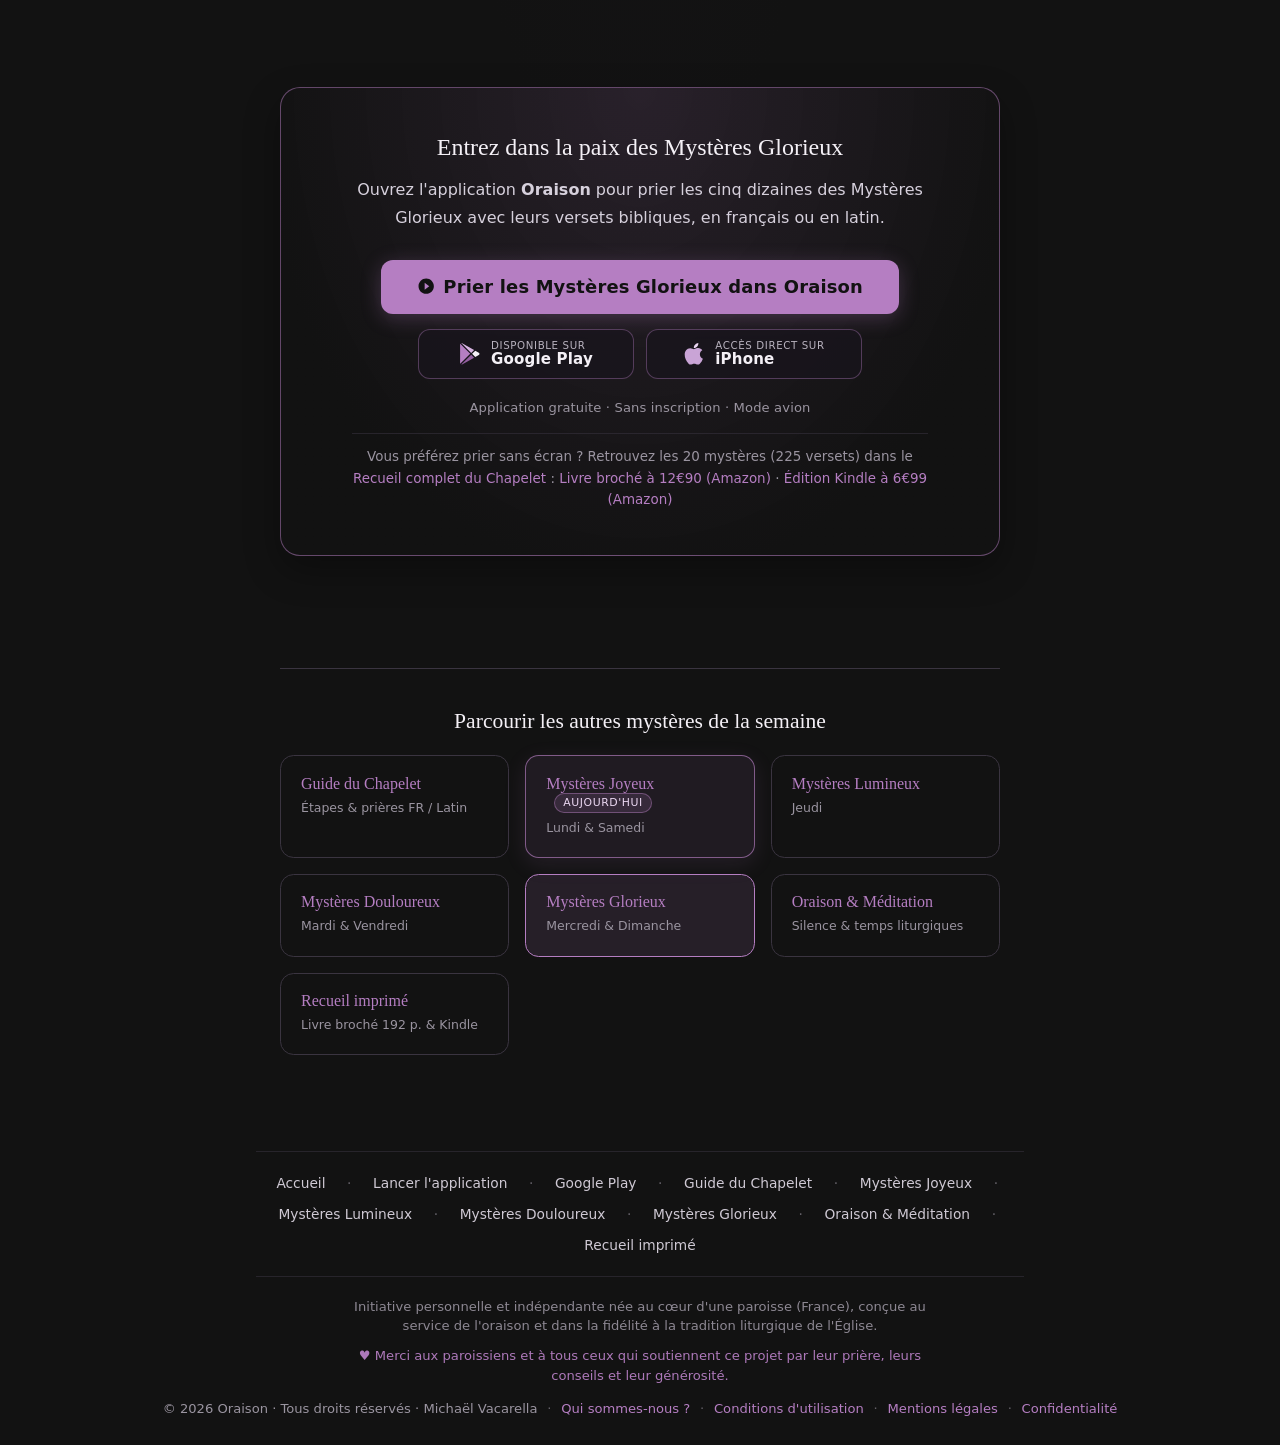
<file: mysteres-glorieux.html>
<!doctype html>
<html lang="fr">
<head>
  <meta charset="utf-8">
  <meta name="viewport" content="width=device-width, initial-scale=1">
  <title>Les 5 Mystères Glorieux (Mercredi et Dimanche) — Oraison</title>
  <meta name="description" content="Méditez les 5 mystères glorieux du chapelet (mercredi et dimanche) : Résurrection, Ascension, Pentecôte, Assomption et Couronnement de Marie, avec versets.">
  <meta name="robots" content="index,follow,max-image-preview:large">
  <meta name="theme-color" content="#121212">
  <link rel="icon" href="logo.svg" type="image/svg+xml">
  <link rel="icon" type="image/png" href="favicon.png" sizes="48x48">
  <link rel="apple-touch-icon" sizes="180x180" href="app/icons/apple-touch-icon.png">
  <link rel="manifest" href="app/manifest.json">
  <link rel="canonical" href="https://oraison.app/mysteres-glorieux.html">
  <link rel="prefetch" href="app/">
  <link rel="stylesheet" href="style.css">
  <script data-goatcounter="https://vacarelm.goatcounter.com/count" async src="https://gc.zgo.at/count.js"></script>

  <meta property="og:type" content="article">
  <meta property="og:locale" content="fr_FR">
  <meta property="og:site_name" content="Oraison">
  <meta property="og:title" content="Les 5 Mystères Glorieux du Rosaire (Mercredi &amp; Dimanche) — Oraison">
  <meta property="og:description" content="Résurrection, Ascension, Pentecôte, Assomption et Couronnement de Marie : versets bibliques, clausules et fruits spirituels.">
  <meta property="og:image" content="https://oraison.app/og.png">
  <meta property="og:image:alt" content="Les 5 Mystères Glorieux du chapelet sur Oraison">
  <meta property="og:url" content="https://oraison.app/mysteres-glorieux.html">

  <meta name="twitter:card" content="summary_large_image">
  <meta name="twitter:title" content="Les 5 Mystères Glorieux du Rosaire (Mercredi et Dimanche) — Oraison">
  <meta name="twitter:description" content="Textes bibliques, fruits spirituels et clausules des 5 mystères glorieux du chapelet.">
  <meta name="twitter:image" content="https://oraison.app/og.png">

  <script type="application/ld+json">
  {
    "@context": "https://schema.org",
    "@graph": [
      {
        "@type": "BreadcrumbList",
        "itemListElement": [
          { "@type": "ListItem", "position": 1, "name": "Accueil", "item": "https://oraison.app/" },
          { "@type": "ListItem", "position": 2, "name": "Comment prier le chapelet", "item": "https://oraison.app/prier-le-chapelet.html" },
          { "@type": "ListItem", "position": 3, "name": "Mystères Glorieux", "item": "https://oraison.app/mysteres-glorieux.html" }
        ]
      },
      {
        "@type": "Article",
        "headline": "Les 5 Mystères Glorieux du Rosaire : textes bibliques, fruits et méditation (Mercredi et Dimanche)",
        "description": "Présentation complète des cinq mystères glorieux du chapelet (Résurrection, Ascension, Pentecôte, Assomption et Couronnement de Marie), accompagnés des versets de la Bible (Crampon 1923), de leurs fruits spirituels et des textes de saint Augustin et sainte Thérèse de Lisieux.",
        "image": "https://oraison.app/og.png", "datePublished": "2026-10-26", "dateModified": "2026-11-21", "inLanguage": "fr", "mainEntityOfPage": "https://oraison.app/mysteres-glorieux.html",
        "author": { "@type": "Organization", "name": "Oraison", "url": "https://oraison.app/" },
        "publisher": { "@type": "Organization", "name": "Oraison", "url": "https://oraison.app/", "logo": { "@type": "ImageObject", "url": "https://oraison.app/favicon.png" } }
      },
      {
        "@type": "FAQPage",
        "mainEntity": [
          { "@type": "Question", "name": "Quels jours prie-t-on les mystères glorieux ?", "acceptedAnswer": { "@type": "Answer", "text": "Les mystères glorieux sont priés le mercredi et le dimanche tout au long de l'année (et particulièrement durant le temps pascal)." } },
          { "@type": "Question", "name": "Quels sont les 5 mystères glorieux et leurs fruits ?", "acceptedAnswer": { "@type": "Answer", "text": "1. La Résurrection de Jésus (fruit : la foi) ; 2. L'Ascension du Seigneur (fruit : l'espérance et le désir du ciel) ; 3. La Pentecôte ou descente du Saint-Esprit (fruit : la venue du Saint-Esprit dans nos cœurs et la charité) ; 4. L'Assomption de la Vierge Marie (fruit : la grâce d'une bonne mort et l'union à Marie) ; 5. Le Couronnement de Marie au ciel (fruit : la persévérance finale et la confiance en Marie)." } },
          { "@type": "Question", "name": "Pourquoi prier les mystères glorieux le dimanche et pour les défunts ?", "acceptedAnswer": { "@type": "Answer", "text": "Le dimanche est le jour hebdomadaire de la Résurrection du Christ. Les mystères glorieux orientent tout le Rosaire vers la vie éternelle et la communion des saints, ce qui en fait aussi la série la plus priée lors des intentions pour les défunts." } }
        ]
      }
    ]
  }
  </script>
</head>
<body>
  <header class="page-topbar">
    <a href="/" class="brand-link" aria-label="Retour à l'accueil Oraison"><img src="logo.svg" alt="Logo Oraison" width="34" height="34"> <span>Oraison</span></a>
    <div class="topbar-actions">
      <a href="https://play.google.com/store/apps/details?id=app.oraison" target="_blank" rel="noopener" class="btn-store-compact" aria-label="Oraison sur Google Play">
        <svg class="playstore-icon" viewBox="0 0 24 24" aria-hidden="true">
          <path fill="#b57ec2" d="M1.337.924a1.486 1.486 0 0 0-.112.568v21.017c0 .217.045.419.124.6l11.155-11.087L1.337.924z"/>
          <path fill="#d7b4e2" d="M13.544 10.989l3.258-3.238L3.45.195a1.466 1.466 0 0 0-.946-.179l11.04 10.973z"/>
          <path fill="#935fa0" d="M13.544 13.056l-11 10.933c.298.036.612-.016.906-.183l13.324-7.54-3.23-3.21z"/>
          <path fill="#f4f0f6" d="M22.018 13.298l-3.919 2.218-3.515-3.493 3.543-3.521 3.891 2.202a1.49 1.49 0 0 1 0 2.594z"/>
        </svg>
        <span>Android</span>
      </a>
      <a href="app/" class="btn-store-compact" data-track="ios-webapp-click" aria-label="Accès direct sur iPhone">
        <svg class="playstore-icon" viewBox="2.995 3 18.003 18.003" aria-hidden="true">
          <path fill="#c9a4d6" d="M17.05 20.28c-.98.95-2.05.8-3.08.35-1.09-.46-2.09-.48-3.24 0-1.44.62-2.2.44-3.06-.35C2.79 15.25 3.51 7.59 9.05 7.31c1.35.07 2.29.74 3.08.8 1.18-.24 2.31-.93 3.57-.84 1.51.12 2.65.72 3.4 1.8-3.12 1.87-2.38 5.98.48 7.13-.57 1.5-1.31 2.99-2.54 4.09z"/>
          <path fill="#ebd7f2" d="M12.03 7.25c-.15-2.23 1.66-4.07 3.74-4.25.29 2.58-2.34 4.5-3.74 4.25z"/>
        </svg>
        <span>iPhone</span>
      </a>
      <a href="app/" class="btn btn-compact" data-track="cta-topbar-glorieux">Ouvrir l'application</a>
    </div>
  </header>

  <main class="pillar-main">
    <nav class="breadcrumb" aria-label="Fil d'Ariane">
      <ol>
        <li><a href="/">Accueil</a></li>
        <li aria-hidden="true">›</li>
        <li><a href="prier-le-chapelet.html">Comment prier le chapelet</a></li>
        <li aria-hidden="true">›</li>
        <li><span aria-current="page">Mystères Glorieux</span></li>
      </ol>
    </nav>

    <div class="pillar-hero">
      <p class="kicker-badge" data-page-days="0,3">Mercredi &amp; Dimanche</p>
      <h1>Les 5 Mystères Glorieux du Rosaire</h1>
      <p class="lead">Les <strong>mystères glorieux</strong> ouvrent notre prière à la lumière de Pâques. De la Résurrection à la Pentecôte et au Couronnement de Marie, ils nourrissent la foi, l'espérance et la paix du Christ ressuscité.</p>
    </div>

    <nav class="quick-overview" aria-label="Aperçu et accès rapide aux 5 mystères glorieux">
      <p class="quick-overview-title">Du matin de Pâques au Couronnement de Marie : les 5 mystères</p>
      <div class="overview-grid">
        <a href="#resurrection" class="overview-item"><strong><span>1.</span> La Résurrection</strong><small>Fruit : La foi</small></a>
        <a href="#ascension" class="overview-item"><strong><span>2.</span> L'Ascension</strong><small>Fruit : L'espérance et le désir du ciel</small></a>
        <a href="#pentecote" class="overview-item"><strong><span>3.</span> La Pentecôte</strong><small>Fruit : Le don du Saint-Esprit</small></a>
        <a href="#assomption" class="overview-item"><strong><span>4.</span> L'Assomption de Marie</strong><small>Fruit : La grâce d'une bonne mort</small></a>
        <a href="#couronnement-marie" class="overview-item"><strong><span>5.</span> Le Couronnement</strong><small>Fruit : Persévérance et confiance</small></a>
      </div>
    </nav>

    <div class="mystery-detail-list">
      <article class="mystery-detail-card" id="resurrection">
        <div class="mystery-detail-header">
          <h2><span class="mystery-num">1<sup>er</sup> mystère glorieux ·</span> La Résurrection</h2>
          <span class="fruit-badge">Fruit : La foi</span>
        </div>
        <p class="mystery-meditation">Au matin du premier jour de la semaine, dans le silence de l'aube, la pierre du tombeau est roulée. Personne n'a vu l'instant exact où le Christ a vaincu la mort : Dieu agit sans spectacle, dans la paix souveraine du matin de Pâques.</p>
        <p class="mystery-meditation">Le Ressuscité vient rejoindre Marie-Madeleine en pleurs, puis ses apôtres enfermés par peur. Chaque apparition commence par la même parole : <em>« Ne craignez point »</em>, <em>« La paix soit avec vous »</em>.</p>
        <ul class="verse-list">
          <li class="verse-item">
            <p class="verse-quote">« Et l'ange, s'adressant aux femmes, dit : Vous, ne craignez pas ; car je sais que vous cherchez Jésus qui a été crucifié. Il n'est point ici ; car il est ressuscité, comme il l'avait dit. »</p>
            <div class="verse-meta"><span>Évangile selon saint Matthieu 28, 5-6 (Crampon 1923)</span> <span class="clausule-tag">…et Jésus, le fruit de vos entrailles, ressuscité d'entre les morts, est béni.</span></div>
          </li>
          <li class="verse-item">
            <p class="verse-quote">« Les anges leur dirent : Pourquoi cherchez-vous parmi les morts celui qui est vivant ? Il n'est point ici, mais il est ressuscité. »</p>
            <div class="verse-meta"><span>Évangile selon saint Luc 24, 5-6</span> <span class="clausule-tag">…et Jésus, vivant pour toujours…</span></div>
          </li>
        </ul>
        <p class="pillar-note"><strong>Lumière pour la journée :</strong> Demandez la grâce d'une foi vive qui ne cherche pas le Seigneur dans le passé, mais le reconnaît vivant au cœur de cette journée.</p>
      </article>

      <article class="mystery-detail-card" id="ascension">
        <div class="mystery-detail-header">
          <h2><span class="mystery-num">2<sup>e</sup> mystère glorieux ·</span> L'Ascension du Seigneur</h2>
          <span class="fruit-badge">Fruit : L'espérance et le désir du ciel</span>
        </div>
        <p class="mystery-meditation">Quarante jours après Pâques, Jésus conduit ses disciples vers Béthanie et lève les mains pour les bénir. En entrant dans la gloire du Père, il ne quitte pas l'humanité : il fait entrer notre nature humaine au plus haut des cieux.</p>
        <p class="mystery-meditation">Loin de rendre les apôtres passifs ou nostalgiques, l'Ascension les renvoie à Jérusalem remplis d'une grande joie, prêts à témoigner jusqu'aux extrémités de la terre dans l'attente de l'Esprit.</p>
        <ul class="verse-list">
          <li class="verse-item">
            <p class="verse-quote">« Le Seigneur Jésus, après leur avoir parlé, fut enlevé au ciel, et il s'assit à la droite de Dieu. Et ils s'en allèrent prêcher partout […] »</p>
            <div class="verse-meta"><span>Évangile selon saint Marc 16, 19-20</span> <span class="clausule-tag">…et Jésus, assis à la droite de Dieu…</span></div>
          </li>
          <li class="verse-item">
            <p class="verse-quote">« Il les emmena dehors jusque vers Béthanie, et, faisant lever les mains, il les bénit. Et pendant qu'il les bénissait, il se sépara d'eux et fut emporté au ciel. »</p>
            <div class="verse-meta"><span>Luc 24, 50-51</span> <span class="clausule-tag">…et Jésus, bénissant ses disciples…</span></div>
          </li>
        </ul>
        <p class="pillar-note"><strong>Lumière pour la journée :</strong> Relativisez ce qui vous inquiète aujourd'hui à la lumière de l'éternité : notre demeure définitive est déjà préparée auprès du Père.</p>
      </article>

      <article class="mystery-detail-card" id="pentecote">
        <div class="mystery-detail-header">
          <h2><span class="mystery-num">3<sup>e</sup> mystère glorieux ·</span> La Pentecôte</h2>
          <span class="fruit-badge">Fruit : La venue du Saint-Esprit dans nos cœurs</span>
        </div>
        <p class="mystery-meditation">Entre l'Ascension et la Pentecôte, les apôtres ne s'agitent pas : ils persévèrent ensemble dans l'oraison au Cénacle, autour de Marie, la Mère de Jésus. C'est dans cette attente priante que le souffle de l'Esprit Saint survient comme un feu doux et puissant.</p>
        <p class="mystery-meditation">La peur qui fermait les portes laisse place à l'audace et à la charité : l'Église naît de la prière unanime et s'ouvre à toutes les langues et toutes les nations.</p>
        <ul class="verse-list">
          <li class="verse-item">
            <p class="verse-quote">« Quand le jour de la Pentecôte fut arrivé, ils étaient tous ensemble dans un même lieu. Tout à coup il vint du ciel un bruit comme celui d'un vent impétueux. »</p>
            <div class="verse-meta"><span>Actes des Apôtres 2, 1-2</span> <span class="clausule-tag">…et Jésus, envoyant le vent de l'Esprit…</span></div>
          </li>
          <li class="verse-item">
            <p class="verse-quote">« Des langues comme de feu leur apparurent, séparées les unes des autres, et se posèrent sur chacun d'eux. Et ils furent tous remplis du Saint-Esprit. »</p>
            <div class="verse-meta"><span>Actes 2, 3-4</span> <span class="clausule-tag">…et Jésus, remplissant les disciples de l'Esprit…</span></div>
          </li>
        </ul>
        <p class="pillar-note"><strong>Lumière pour la journée :</strong> Invoquez l'Esprit Saint avant un entretien difficile ou un choix important, afin qu'il vous donne sagesse, patience et discernement.</p>
      </article>

      <article class="mystery-detail-card" id="assomption">
        <div class="mystery-detail-header">
          <h2><span class="mystery-num">4<sup>e</sup> mystère glorieux ·</span> L'Assomption de Marie</h2>
          <span class="fruit-badge">Fruit : La grâce d'une bonne mort et l'union à Marie</span>
        </div>
        <p class="mystery-meditation">Au terme de son pèlerinage sur terre, celle qui fut préservée du péché et unie au Christ de Nazareth au Golgotha est élevée corps et âme dans la gloire céleste. En Marie déjà glorifiée, l'Église contemple avec certitude ce qu'elle est appelée à devenir.</p>
        <p class="mystery-meditation">Ce mystère apporte une consolation profonde devant le mystère de la mort : la vie humaine, rachetée par le Christ, n'est pas destinée au néant mais à la résurrection.</p>
        <ul class="verse-list">
          <li class="verse-item">
            <p class="verse-quote">« Parce qu'il a jeté les yeux sur l'humilité de sa servante. Car voici que désormais toutes les générations me diront bienheureuse, parce que le Puissant a fait pour moi de grandes choses. »</p>
            <div class="verse-meta"><span>Luc 1, 48-49</span> <span class="clausule-tag">…et Jésus, qui a fait pour vous de grandes choses…</span></div>
          </li>
          <li class="verse-item">
            <p class="verse-quote">« Et le temple de Dieu s'ouvrit dans le ciel, et l'arche de son alliance apparut dans son temple. »</p>
            <div class="verse-meta"><span>Apocalypse 11, 19 (Crampon 1923)</span> <span class="clausule-tag">…et Jésus, qui fait de vous l'Arche de l'Alliance céleste…</span></div>
          </li>
        </ul>
        <p class="pillar-note"><strong>Enseignement du Concile Vatican II (<em>Lumen Gentium</em>, n° 59) :</strong> « Enfin la Vierge immaculée, préservée par Dieu de toute souillure de la faute originelle, ayant accompli le cours de sa vie terrestre, fut élevée corps et âme à la gloire du ciel, et exaltée par le Seigneur comme la Reine de l'univers. »</p>
        <p class="pillar-note"><strong>Lumière pour la journée :</strong> Confiez à Marie vos défunts et les personnes en fin de vie, en répétant avec paix la finale de l'<em>Ave Maria</em> : « maintenant et à l'heure de notre mort ».</p>
      </article>

      <article class="mystery-detail-card" id="couronnement-marie">
        <div class="mystery-detail-header">
          <h2><span class="mystery-num">5<sup>e</sup> mystère glorieux ·</span> Le Couronnement de Marie</h2>
          <span class="fruit-badge">Fruit : La persévérance finale et la confiance en Marie</span>
        </div>
        <p class="mystery-meditation">Dans la Jérusalem céleste, la servante du Seigneur est couronnée de douze étoiles — signe de sa maternité spirituelle sur le peuple de Dieu. Sa royauté n'est ni domination ni distance : elle est tout entière service et intercession.</p>
        <p class="mystery-meditation">Achever le chapelet par ce dernier mystère glorieux, c'est remettre sa persévérance quotidienne entre les mains d'une Mère qui ne se lasse jamais de conduire ses enfants vers son Fils.</p>
        <ul class="verse-list">
          <li class="verse-item">
            <p class="verse-quote">« Un grand signe apparut dans le ciel : une femme revêtue du soleil, la lune sous ses pieds, et une couronne de douze étoiles sur sa tête. »</p>
            <div class="verse-meta"><span>Apocalypse de saint Jean 12, 1</span> <span class="clausule-tag">…et Jésus, qui vous a couronnée de douze étoiles…</span></div>
          </li>
        </ul>
        <p class="pillar-note"><strong>Lumière pour la journée :</strong> Concluez votre chapelet par un <em>Salve Regina</em> ou un <em>Souvenez-vous</em> en confiant votre fidélité dans les petites choses de chaque jour.</p>
      </article>
    </div>

    <section class="editorial" aria-labelledby="esperance-glorieux">
      <h2 id="esperance-glorieux">Prier les mystères glorieux au rythme du dimanche et du temps pascal</h2>
      <p>Les mystères glorieux constituent le sommet lumineux du Rosaire. Leur place deux fois par semaine (mercredi et dimanche) inscrit l'espérance chrétienne au cœur même de l'année ordinaire :</p>
      <div class="mysteries-grid">
        <article class="mystery-item">
          <h3>Le dimanche, jour du Seigneur</h3>
          <p class="mystery-days">Résurrection &amp; Eucharistie</p>
          <p>Chaque dimanche est une « petite Pâques ». Méditer les mystères glorieux avant ou après la messe dominicale prolonge dans la prière silencieuse la joie de la Résurrection et l'action de grâce eucharistique.</p>
        </article>
        <article class="mystery-item">
          <h3>Espérance et prière pour les défunts</h3>
          <p class="mystery-days">Communion des saints</p>
          <p>Du matin de Pâques à l'Assomption de Marie, ces cinq dizaines nourrissent la confiance dans la vie éternelle et soutiennent particulièrement la prière en faveur des âmes des fidèles défunts.</p>
        </article>
      </div>

      <h3 class="sub-heading">Témoins de la joie pascale et du Ciel</h3>
      <div class="mysteries-grid">
        <article class="mystery-item">
          <h3>Saint Augustin</h3>
          <p class="mystery-days">Sermon 256, § 3 · Temps pascal et Alléluia</p>
          <div class="saint-quote">
            <blockquote>« Chantons ici-bas l'Alléluia au milieu de nos soucis, afin de pouvoir le chanter un jour dans la paix. [...] Aujourd'hui, frères, chantons donc Alléluia ! Non pour charmer notre repos, mais pour alléger notre fardeau. Comme chante le voyageur, chante Alléluia. Chante et marche ! »</blockquote>
            <cite>Saint Augustin</cite>
          </div>
          <p class="pillar-note"><strong>Écho pour votre dizaine :</strong> Prier la Résurrection et l'Ascension, c'est apprendre à louer Dieu dès aujourd'hui sur la route, dans l'espérance paisible de la vie éternelle.</p>
        </article>

        <article class="mystery-item">
          <h3>Sainte Thérèse de Lisieux</h3>
          <p class="mystery-days">Derniers Entretiens (17 juillet 1897) · Communion des saints</p>
          <div class="saint-quote">
            <blockquote>« [...] Mais je sens surtout que ma mission va commencer, ma mission de faire aimer le bon Dieu comme je l'aime, de donner ma petite voie aux âmes. Si le bon Dieu exauce mes désirs, mon Ciel se passera sur la terre jusqu'à la fin du monde. Oui, je veux passer mon Ciel à faire du bien sur la terre. »</blockquote>
            <cite>Sainte Thérèse de Lisieux</cite>
          </div>
          <p class="pillar-note"><strong>Écho pour votre dizaine :</strong> À la lumière de l'Assomption et du Couronnement de Marie, le Ciel n'est pas l'oubli du monde : dans la communion des saints, l'<a href="oraison-meditation.html#maitres-oraison">oraison</a> et les <a href="prier-le-chapelet.html#etapes-title">cinq dizaines du chapelet</a>, ceux qui vivent auprès de Dieu continuent d'intercéder pour nous.</p>
        </article>
      </div>
    </section>

    <section class="editorial" aria-labelledby="faq-glorieux-title">
      <h2 id="faq-glorieux-title">Questions fréquentes sur les mystères glorieux</h2>
      <div class="faq-list">
        <details class="faq-item">
          <summary>Quels jours prie-t-on les mystères glorieux ?</summary>
          <div class="faq-answer"><p>Les mystères glorieux sont priés le mercredi et le dimanche tout au long de l'année (et particulièrement durant le temps pascal).</p></div>
        </details>
        <details class="faq-item">
          <summary>Quels sont les 5 mystères glorieux et leurs fruits ?</summary>
          <div class="faq-answer"><p>1. La Résurrection de Jésus (fruit : la foi) ; 2. L'Ascension du Seigneur (fruit : l'espérance et le désir du ciel) ; 3. La Pentecôte ou descente du Saint-Esprit (fruit : la venue du Saint-Esprit dans nos cœurs et la charité) ; 4. L'Assomption de la Vierge Marie (fruit : la grâce d'une bonne mort et l'union à Marie) ; 5. Le Couronnement de Marie au ciel (fruit : la persévérance finale et la confiance en Marie).</p></div>
        </details>
        <details class="faq-item">
          <summary>Pourquoi prier les mystères glorieux le dimanche et pour les défunts ?</summary>
          <div class="faq-answer"><p>Le dimanche est le jour hebdomadaire de la Résurrection du Christ. Les mystères glorieux orientent tout le Rosaire vers la vie éternelle et la communion des saints, ce qui en fait aussi la série la plus priée lors des intentions pour les défunts.</p></div>
        </details>
      </div>
    </section>

    <aside class="cta-tunnel" aria-label="Prier les Mystères Glorieux dans Oraison">
      <h3>Entrez dans la paix des Mystères Glorieux</h3>
      <p>Ouvrez l'application <strong>Oraison</strong> pour prier les cinq dizaines des Mystères Glorieux avec leurs versets bibliques, en français ou en latin.</p>
      <div class="cta-actions">
        <a class="btn btn-primary" href="app/" data-track="cta-bottom-glorieux">
          <svg viewBox="0 0 24 24" aria-hidden="true"><path d="M12 2C6.48 2 2 6.48 2 12s4.48 10 10 10 10-4.48 10-10S17.52 2 12 2zm-2 14.5v-9l6 4.5-6 4.5z" fill="currentColor"/></svg>
          Prier les Mystères Glorieux dans Oraison
        </a>
        <div class="hero-store">
          <a class="btn-store" href="https://play.google.com/store/apps/details?id=app.oraison" target="_blank" rel="noopener" aria-label="Télécharger Oraison sur Google Play">
            <svg class="playstore-icon" viewBox="0 0 24 24" aria-hidden="true">
              <path fill="#b57ec2" d="M1.337.924a1.486 1.486 0 0 0-.112.568v21.017c0 .217.045.419.124.6l11.155-11.087L1.337.924z"/>
              <path fill="#d7b4e2" d="M13.544 10.989l3.258-3.238L3.45.195a1.466 1.466 0 0 0-.946-.179l11.04 10.973z"/>
              <path fill="#935fa0" d="M13.544 13.056l-11 10.933c.298.036.612-.016.906-.183l13.324-7.54-3.23-3.21z"/>
              <path fill="#f4f0f6" d="M22.018 13.298l-3.919 2.218-3.515-3.493 3.543-3.521 3.891 2.202a1.49 1.49 0 0 1 0 2.594z"/>
            </svg>
            <span class="btn-store-text">
              <span class="btn-store-kicker">Disponible sur</span>
              <span class="btn-store-title">Google Play</span>
            </span>
          </a>
          <a class="btn-store" href="app/" data-track="ios-webapp-click" aria-label="Accès direct à l'application Oraison sur iPhone et iPad">
            <svg class="playstore-icon" viewBox="2.995 3 18.003 18.003" aria-hidden="true">
              <path fill="#c9a4d6" d="M17.05 20.28c-.98.95-2.05.8-3.08.35-1.09-.46-2.09-.48-3.24 0-1.44.62-2.2.44-3.06-.35C2.79 15.25 3.51 7.59 9.05 7.31c1.35.07 2.29.74 3.08.8 1.18-.24 2.31-.93 3.57-.84 1.51.12 2.65.72 3.4 1.8-3.12 1.87-2.38 5.98.48 7.13-.57 1.5-1.31 2.99-2.54 4.09z"/>
              <path fill="#ebd7f2" d="M12.03 7.25c-.15-2.23 1.66-4.07 3.74-4.25.29 2.58-2.34 4.5-3.74 4.25z"/>
            </svg>
            <span class="btn-store-text">
              <span class="btn-store-kicker">Accès direct sur</span>
              <span class="btn-store-title">iPhone</span>
            </span>
          </a>
        </div>
      </div>
      <p class="cta-reassurance">Application gratuite · Sans inscription · Mode avion</p>
      <p class="cta-book-note">Vous préférez prier sans écran&nbsp;? Retrouvez les 20 mystères (225 versets) dans le <a href="recueil-chapelet.html" data-track="kdp-details-mysteres">Recueil complet du Chapelet</a>&nbsp;: <a href="https://www.amazon.fr/dp/B0HSJ7JQ4R" target="_blank" rel="noopener" data-track="kdp-broche-mysteres">Livre broché à 12€90 (Amazon)</a> · <a href="https://www.amazon.fr/dp/B0HSCCVM53" target="_blank" rel="noopener" data-track="kdp-kindle-mysteres">Édition Kindle à 6€99 (Amazon)</a></p>
    </aside>

    <nav class="silo-section" aria-label="Les autres mystères du Rosaire">
      <h3>Parcourir les autres mystères de la semaine</h3>
      <div class="silo-grid">
        <a href="prier-le-chapelet.html" class="silo-card"><strong>Guide du Chapelet</strong> <small>Étapes &amp; prières FR / Latin</small></a>
        <a href="mysteres-joyeux.html" class="silo-card" data-days="1,6"><strong>Mystères Joyeux</strong> <small>Lundi &amp; Samedi</small></a>
        <a href="mysteres-lumineux.html" class="silo-card" data-days="4"><strong>Mystères Lumineux</strong> <small>Jeudi</small></a>
        <a href="mysteres-douloureux.html" class="silo-card" data-days="2,5"><strong>Mystères Douloureux</strong> <small>Mardi &amp; Vendredi</small></a>
        <a href="mysteres-glorieux.html" class="silo-card" aria-current="page" data-days="0,3"><strong>Mystères Glorieux</strong> <small>Mercredi &amp; Dimanche</small></a>
        <a href="oraison-meditation.html" class="silo-card"><strong>Oraison &amp; Méditation</strong> <small>Silence &amp; temps liturgiques</small></a>
        <a href="recueil-chapelet.html" class="silo-card"><strong>Recueil imprimé</strong> <small>Livre broché 192 p. &amp; Kindle</small></a>
      </div>
    </nav>
  </main>

  <footer>
    <nav class="footer-nav" aria-label="Guides liturgiques et mystères du Rosaire">
      <a href="/">Accueil</a> <span class="footer-sep" aria-hidden="true">·</span>
      <a href="app/">Lancer l'application</a> <span class="footer-sep" aria-hidden="true">·</span>
      <a href="https://play.google.com/store/apps/details?id=app.oraison" target="_blank" rel="noopener">Google Play</a> <span class="footer-sep" aria-hidden="true">·</span>
      <a href="prier-le-chapelet.html">Guide du Chapelet</a> <span class="footer-sep" aria-hidden="true">·</span>
      <a href="mysteres-joyeux.html">Mystères Joyeux</a> <span class="footer-sep" aria-hidden="true">·</span>
      <a href="mysteres-lumineux.html">Mystères Lumineux</a> <span class="footer-sep" aria-hidden="true">·</span>
      <a href="mysteres-douloureux.html">Mystères Douloureux</a> <span class="footer-sep" aria-hidden="true">·</span>
      <a href="mysteres-glorieux.html">Mystères Glorieux</a> <span class="footer-sep" aria-hidden="true">·</span>
      <a href="oraison-meditation.html">Oraison &amp; Méditation</a> <span class="footer-sep" aria-hidden="true">·</span>
      <a href="recueil-chapelet.html">Recueil imprimé</a>
    </nav>
    <p class="footer-initiative">Initiative personnelle et indépendante née au cœur d'une paroisse (France), conçue au service de l'oraison et dans la fidélité à la tradition liturgique de l'Église.</p>
    <p class="footer-thanks">♥ Merci aux paroissiens et à tous ceux qui soutiennent ce projet par leur prière, leurs conseils et leur générosité.</p>
    <div>
      <span>© 2026 Oraison · Tous droits réservés · Michaël Vacarella</span> <span class="footer-sep" aria-hidden="true">·</span>
      <a href="qui-sommes-nous.html">Qui sommes-nous ?</a> <span class="footer-sep" aria-hidden="true">·</span>
      <a href="conditions-utilisation.html">Conditions d'utilisation</a> <span class="footer-sep" aria-hidden="true">·</span>
      <a href="mentions-legales.html">Mentions légales</a> <span class="footer-sep" aria-hidden="true">·</span>
      <a href="privacy.html">Confidentialité</a>
    </div>
  </footer>

  <script>
    (function () {
      function track(name, title) {
        if (window.goatcounter && typeof window.goatcounter.count === 'function') {
          window.goatcounter.count({ path: name, title: title || name, event: true });
        }
      }
      document.querySelectorAll('[data-track]').forEach(function (el) {
        el.addEventListener('click', function () {
          var name = this.getAttribute('data-track');
          track(name, name);
        });
      });
      document.querySelectorAll('a[href*="play.google.com/store"]').forEach(function (link) {
        link.addEventListener('click', function () { track('playstore-click', 'Clic Fiche Google Play Store'); });
      });
      document.querySelectorAll('a[href*="amazon.fr/dp/B0HSJ7JQ4R"]').forEach(function (link) {
        link.addEventListener('click', function () { track('kdp-broche-click', 'Clic Livre Broche Amazon'); });
      });
      document.querySelectorAll('a[href*="amazon.fr/dp/B0HSCCVM53"]').forEach(function (link) {
        link.addEventListener('click', function () { track('kdp-kindle-click', 'Clic Edition Kindle Amazon'); });
      });
      var today = new Date().getDay();
      var pageBadge = document.querySelector('[data-page-days]');
      if (pageBadge && pageBadge.getAttribute('data-page-days').split(',').map(Number).indexOf(today) !== -1) {
        pageBadge.textContent = "Aujourd'hui · " + pageBadge.textContent;
      }
      document.querySelectorAll('.silo-card[data-days]').forEach(function (card) {
        if (card.getAttribute('data-days').split(',').map(Number).indexOf(today) !== -1) {
          card.classList.add('is-today');
          var s = card.querySelector('strong');
          if (s) {
            var pill = document.createElement('span');
            pill.className = 'today-pill';
            pill.textContent = "Aujourd'hui";
            s.appendChild(pill);
          }
        }
      });
    })();
  </script>
</body>
</html>
</file>
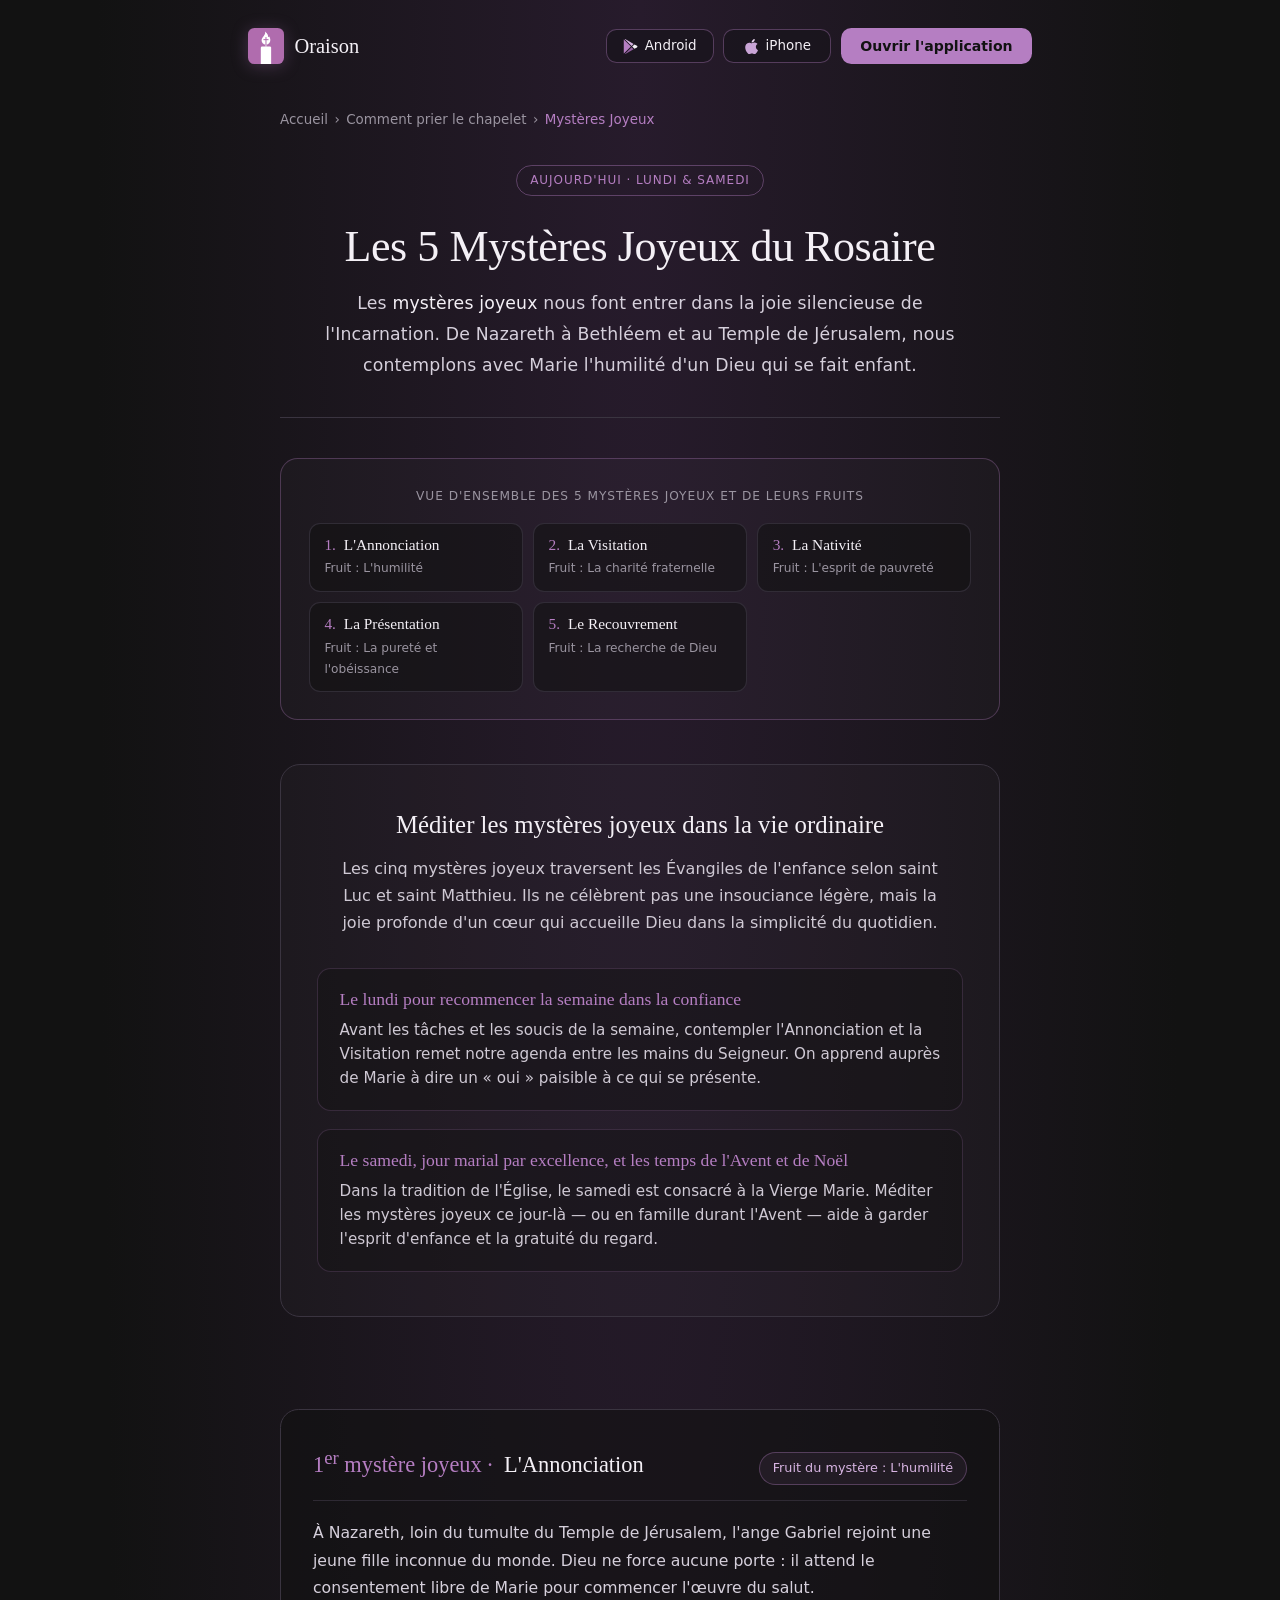
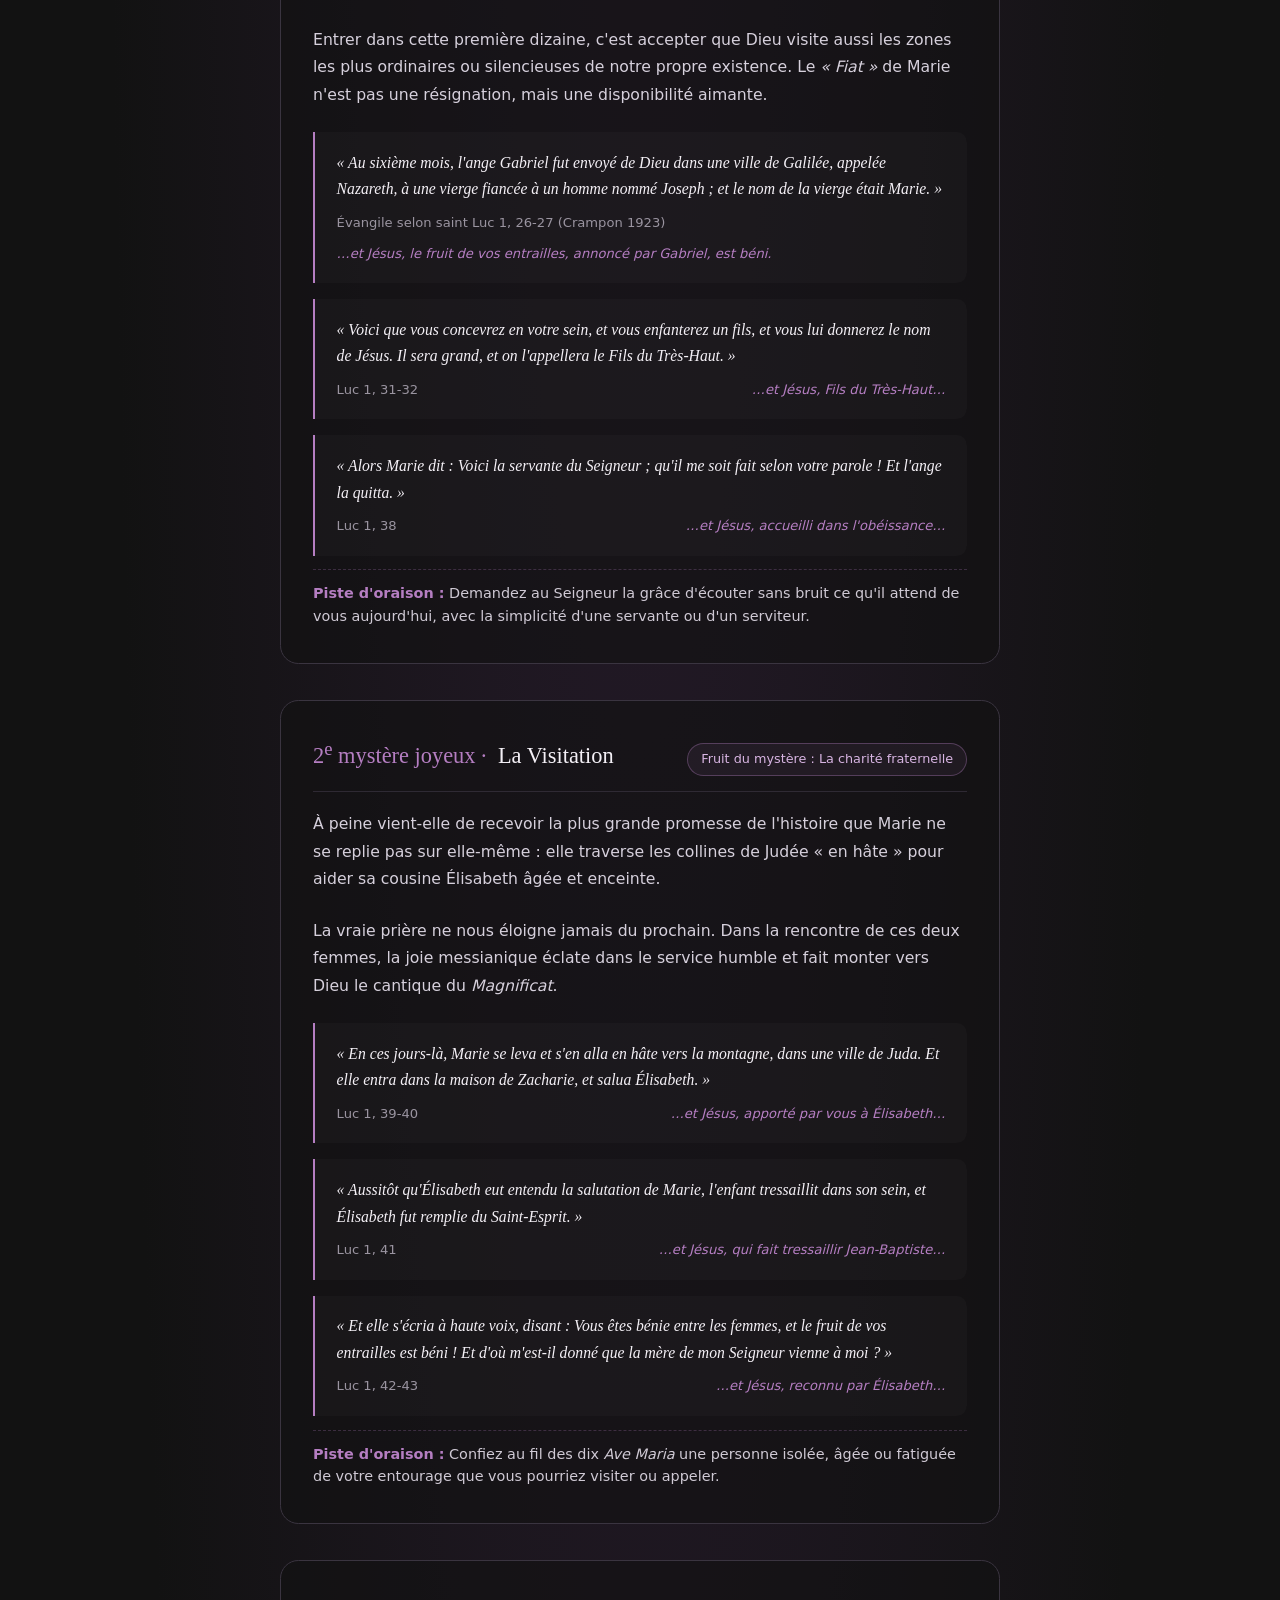
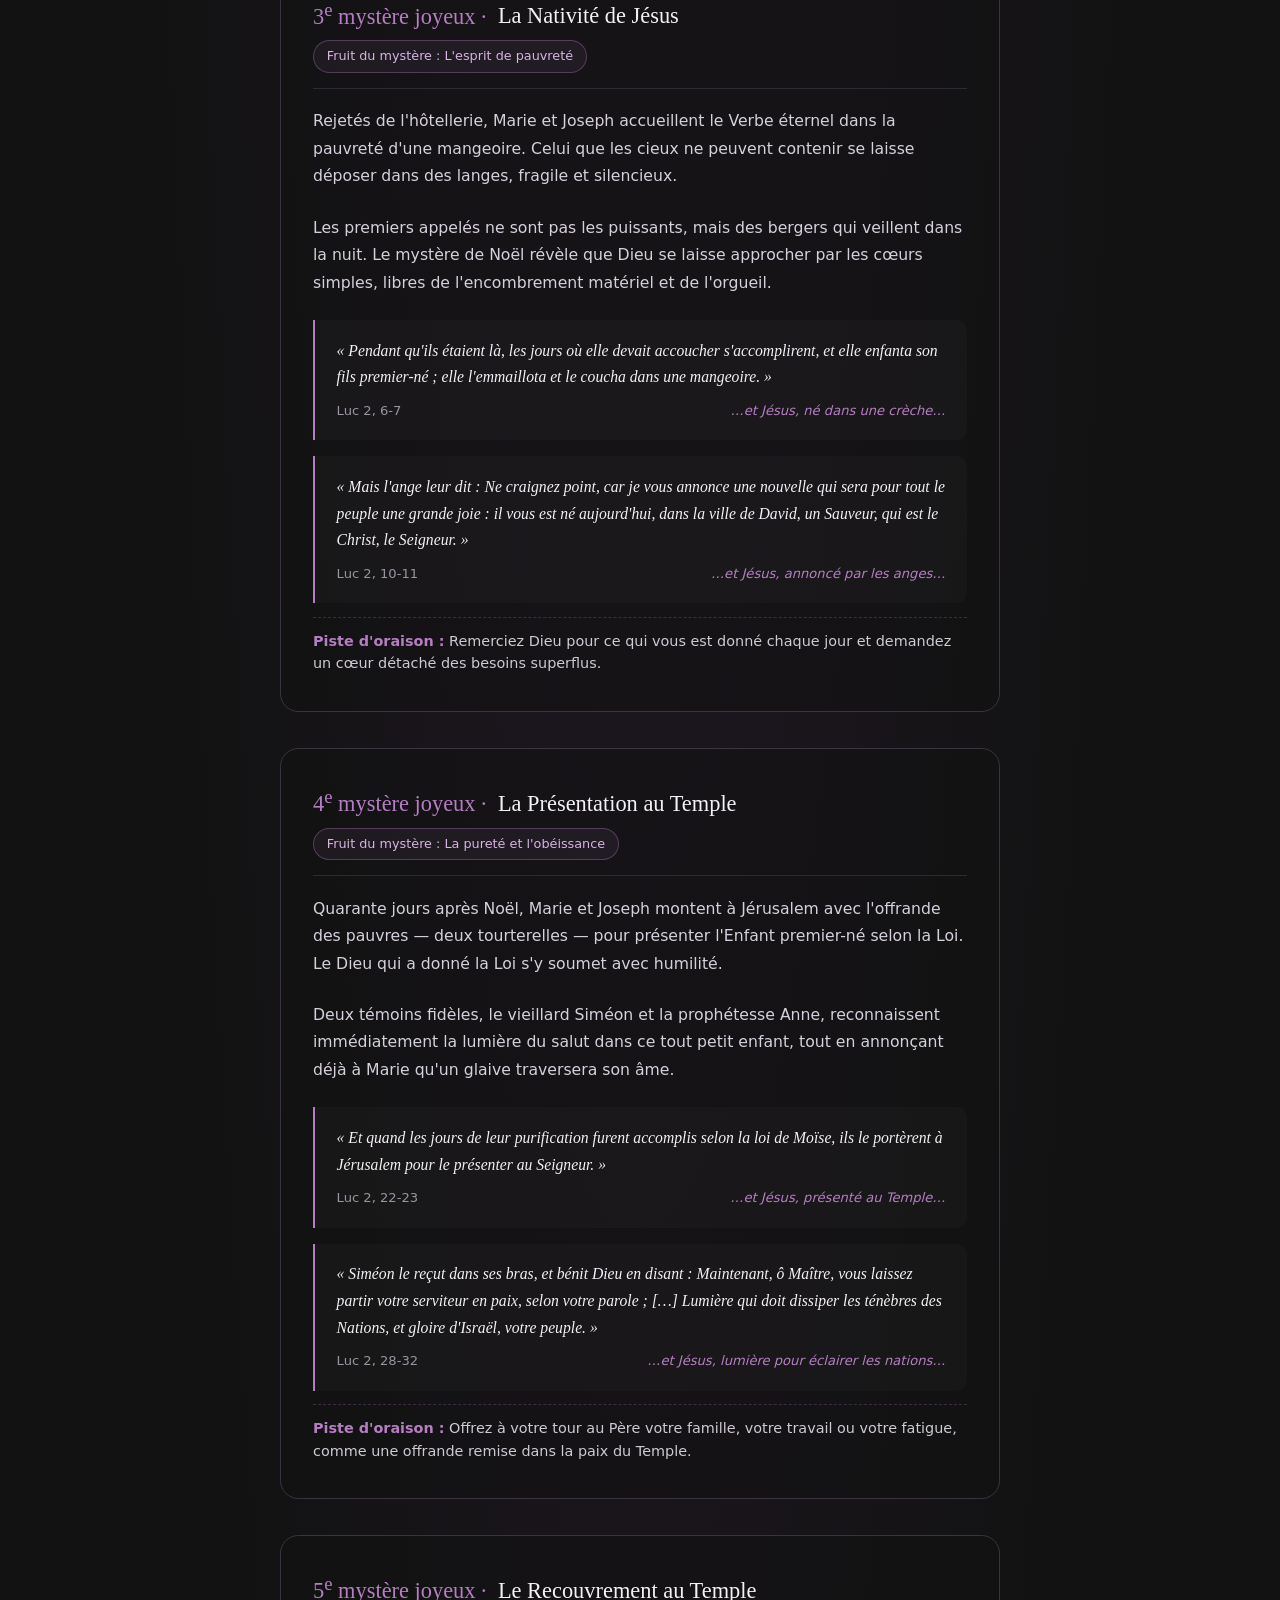
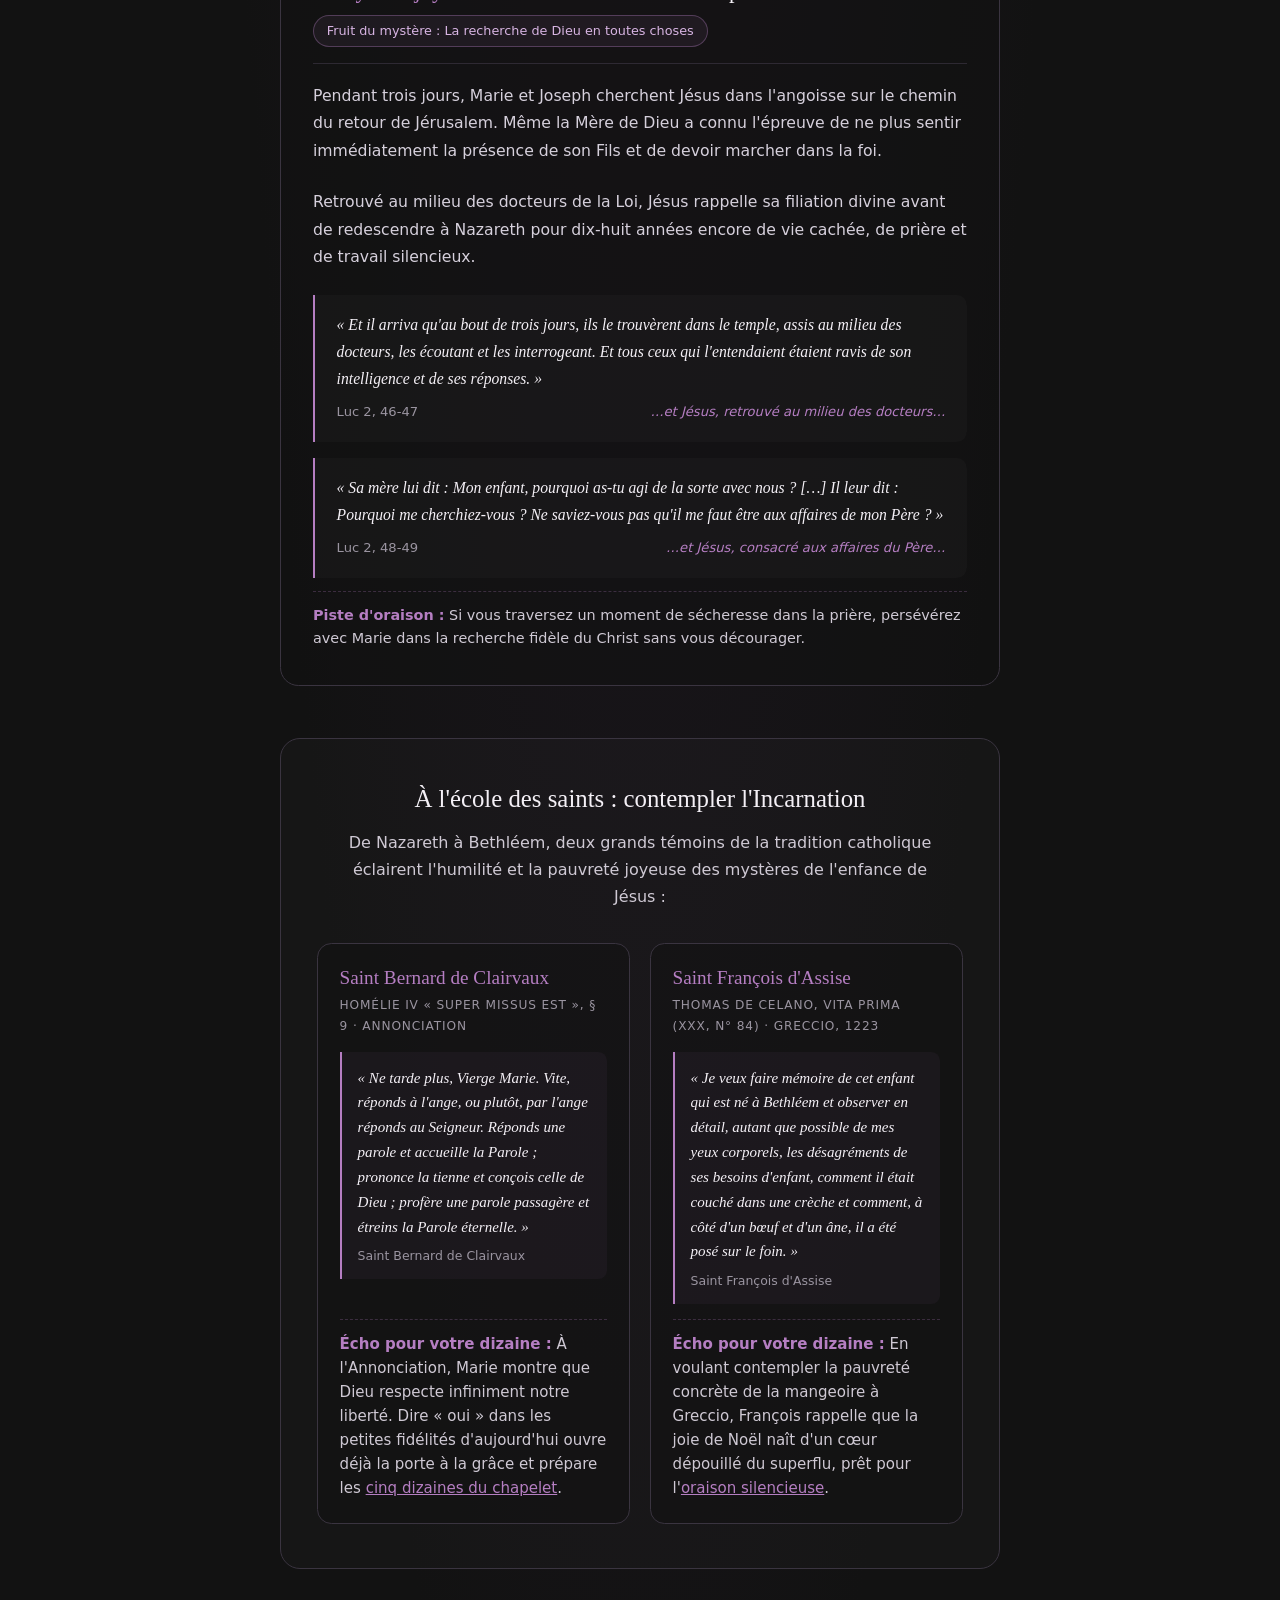
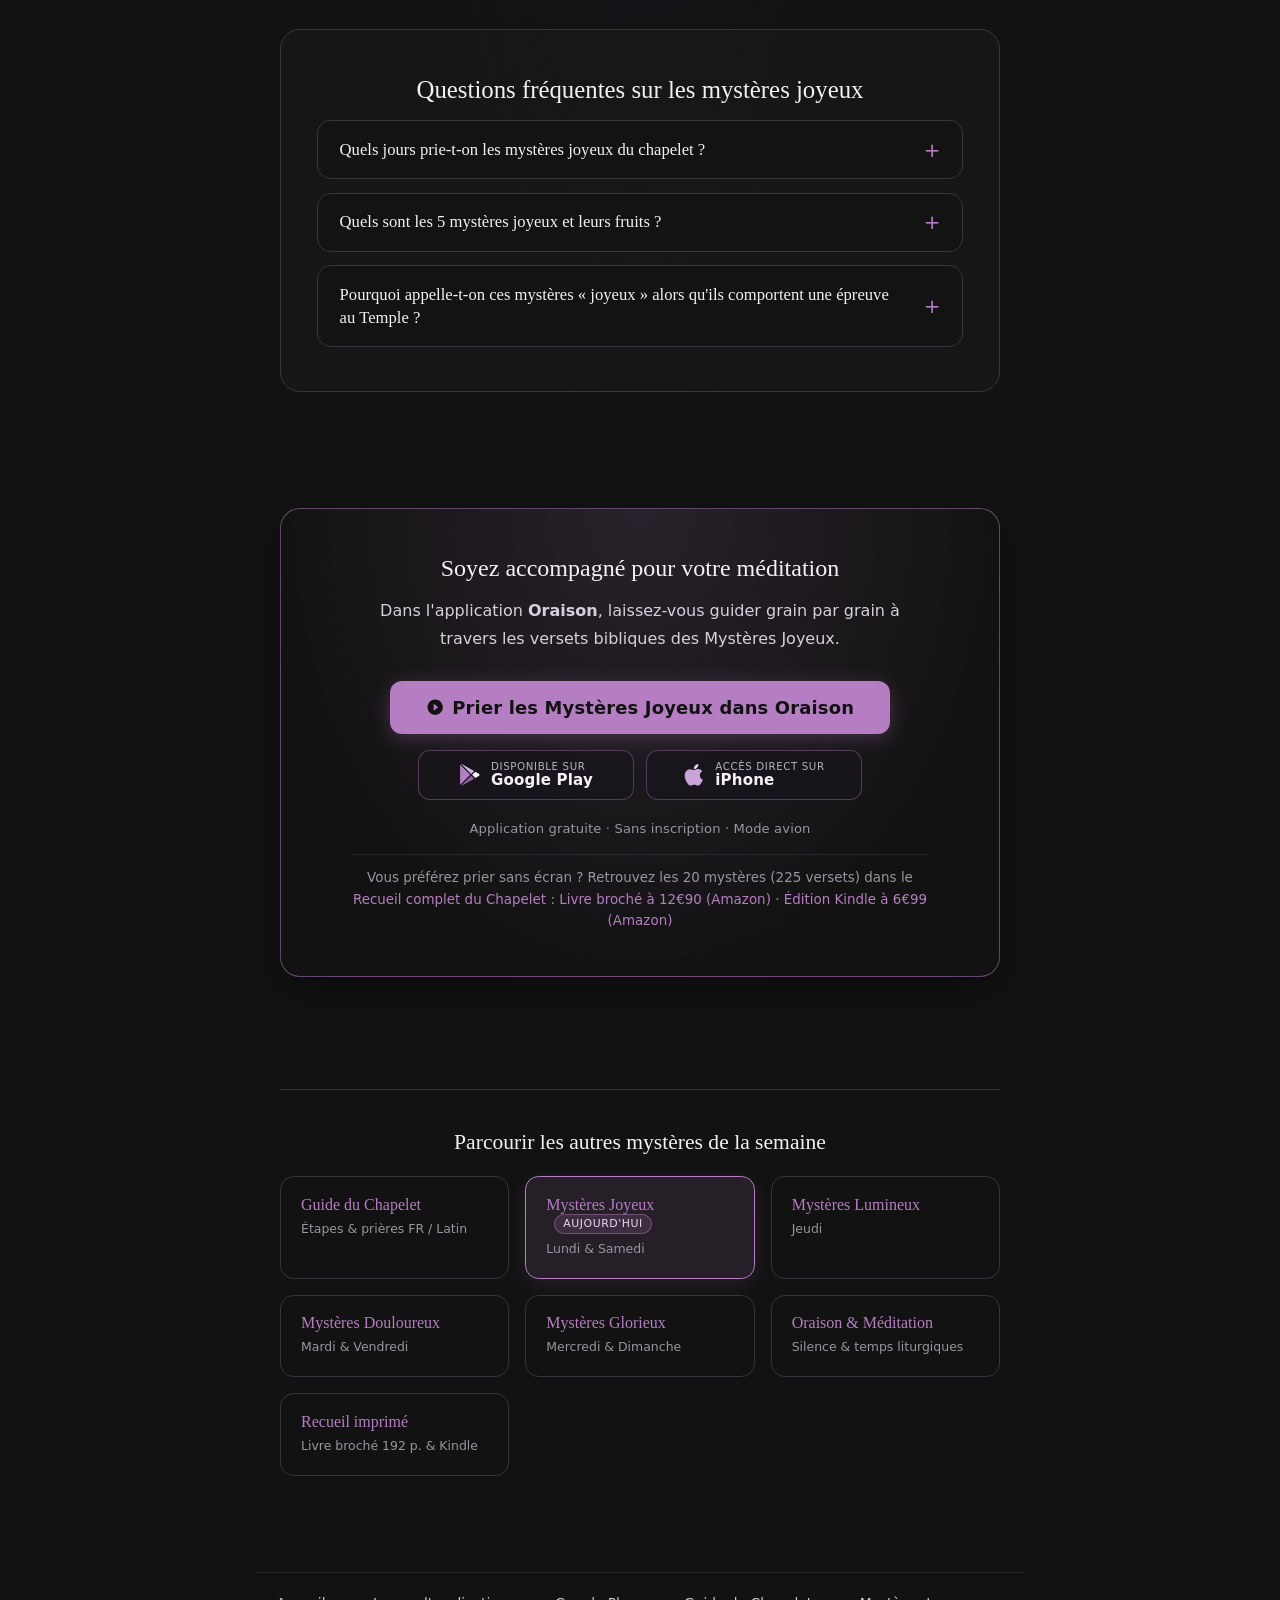
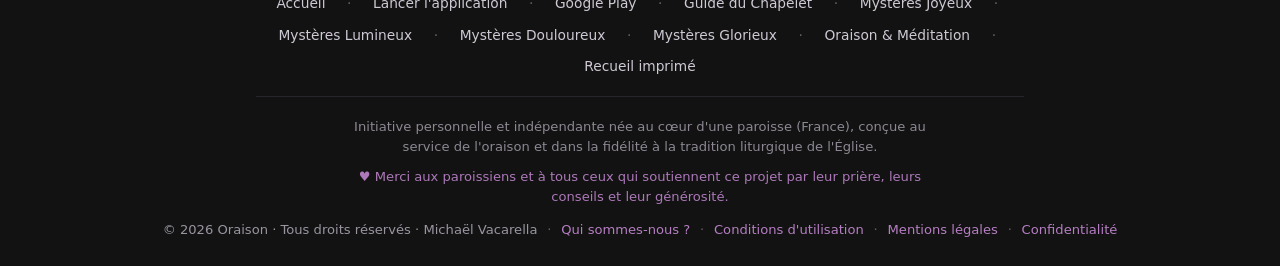
<file: mysteres-joyeux.html>
<!doctype html>
<html lang="fr">
<head>
  <meta charset="utf-8">
  <meta name="viewport" content="width=device-width, initial-scale=1">
  <title>Les 5 Mystères Joyeux (Lundi et Samedi) — Oraison</title>
  <meta name="description" content="Méditez les 5 mystères joyeux du chapelet (lundi et samedi) : Annonciation, Visitation, Nativité, Présentation et Recouvrement, versets et fruits.">
  <meta name="robots" content="index,follow,max-image-preview:large">
  <meta name="theme-color" content="#121212">
  <link rel="icon" href="logo.svg" type="image/svg+xml">
  <link rel="icon" type="image/png" href="favicon.png" sizes="48x48">
  <link rel="apple-touch-icon" sizes="180x180" href="app/icons/apple-touch-icon.png">
  <link rel="manifest" href="app/manifest.json">
  <link rel="canonical" href="https://oraison.app/mysteres-joyeux.html">
  <link rel="prefetch" href="app/">
  <link rel="stylesheet" href="style.css">
  <script data-goatcounter="https://vacarelm.goatcounter.com/count" async src="https://gc.zgo.at/count.js"></script>

  <meta property="og:type" content="article">
  <meta property="og:locale" content="fr_FR">
  <meta property="og:site_name" content="Oraison">
  <meta property="og:title" content="Les 5 Mystères Joyeux du Rosaire (Lundi &amp; Samedi) — Oraison">
  <meta property="og:description" content="Annonciation, Visitation, Nativité, Présentation et Recouvrement au Temple : fruits spirituels, clausules et versets bibliques pour prier le chapelet dans le calme.">
  <meta property="og:image" content="https://oraison.app/og.png">
  <meta property="og:image:alt" content="Les 5 Mystères Joyeux du chapelet sur Oraison">
  <meta property="og:url" content="https://oraison.app/mysteres-joyeux.html">

  <meta name="twitter:card" content="summary_large_image">
  <meta name="twitter:title" content="Les 5 Mystères Joyeux du Rosaire (Lundi et Samedi) — Oraison">
  <meta name="twitter:description" content="Textes bibliques, fruits spirituels et clausules des 5 mystères joyeux du chapelet.">
  <meta name="twitter:image" content="https://oraison.app/og.png">

  <script type="application/ld+json">
  {
    "@context": "https://schema.org",
    "@graph": [
      {
        "@type": "BreadcrumbList",
        "itemListElement": [
          { "@type": "ListItem", "position": 1, "name": "Accueil", "item": "https://oraison.app/" },
          { "@type": "ListItem", "position": 2, "name": "Comment prier le chapelet", "item": "https://oraison.app/prier-le-chapelet.html" },
          { "@type": "ListItem", "position": 3, "name": "Mystères Joyeux", "item": "https://oraison.app/mysteres-joyeux.html" }
        ]
      },
      {
        "@type": "Article",
        "headline": "Les 5 Mystères Joyeux du Rosaire : textes bibliques, fruits et méditation (Lundi et Samedi)",
        "description": "Présentation complète des cinq mystères joyeux du chapelet avec les versets de l'Évangile selon saint Luc et saint Matthieu (traduction Crampon 1923), leurs fruits spirituels, leurs clausules et les témoignages de saint Bernard de Clairvaux et saint François d'Assise.",
        "image": "https://oraison.app/og.png", "datePublished": "2026-10-26", "dateModified": "2026-11-21", "inLanguage": "fr", "mainEntityOfPage": "https://oraison.app/mysteres-joyeux.html",
        "author": { "@type": "Organization", "name": "Oraison", "url": "https://oraison.app/" },
        "publisher": { "@type": "Organization", "name": "Oraison", "url": "https://oraison.app/", "logo": { "@type": "ImageObject", "url": "https://oraison.app/favicon.png" } }
      },
      {
        "@type": "FAQPage",
        "mainEntity": [
          { "@type": "Question", "name": "Quels jours prie-t-on les mystères joyeux du chapelet ?", "acceptedAnswer": { "@type": "Answer", "text": "Les mystères joyeux sont traditionnellement priés et médités le lundi et le samedi, ainsi que les dimanches du temps de l'Avent et du temps de Noël." } },
          { "@type": "Question", "name": "Quels sont les 5 mystères joyeux et leurs fruits ?", "acceptedAnswer": { "@type": "Answer", "text": "1. L'Annonciation (fruit : l'humilité) ; 2. La Visitation (fruit : la charité fraternelle) ; 3. La Nativité de Jésus (fruit : l'esprit de pauvreté) ; 4. La Présentation de Jésus au Temple (fruit : la pureté et l'obéissance) ; 5. Le Recouvrement de Jésus au Temple (fruit : la recherche de Dieu en toutes choses)." } },
          { "@type": "Question", "name": "Pourquoi appelle-t-on ces mystères « joyeux » alors qu'ils comportent une épreuve au Temple ?", "acceptedAnswer": { "@type": "Answer", "text": "La joie des mystères joyeux est celle de l'Incarnation : Dieu vient habiter notre vie ordinaire. Même lors de la Présentation ou des trois jours de recherche à Jérusalem, cette joie demeure un consentement confiant et paisible à la volonté du Père." } }
        ]
      }
    ]
  }
  </script>
</head>
<body>
  <header class="page-topbar">
    <a href="/" class="brand-link" aria-label="Retour à l'accueil Oraison"><img src="logo.svg" alt="Logo Oraison" width="34" height="34"> <span>Oraison</span></a>
    <div class="topbar-actions">
      <a href="https://play.google.com/store/apps/details?id=app.oraison" target="_blank" rel="noopener" class="btn-store-compact" aria-label="Oraison sur Google Play">
        <svg class="playstore-icon" viewBox="0 0 24 24" aria-hidden="true">
          <path fill="#b57ec2" d="M1.337.924a1.486 1.486 0 0 0-.112.568v21.017c0 .217.045.419.124.6l11.155-11.087L1.337.924z"/>
          <path fill="#d7b4e2" d="M13.544 10.989l3.258-3.238L3.45.195a1.466 1.466 0 0 0-.946-.179l11.04 10.973z"/>
          <path fill="#935fa0" d="M13.544 13.056l-11 10.933c.298.036.612-.016.906-.183l13.324-7.54-3.23-3.21z"/>
          <path fill="#f4f0f6" d="M22.018 13.298l-3.919 2.218-3.515-3.493 3.543-3.521 3.891 2.202a1.49 1.49 0 0 1 0 2.594z"/>
        </svg>
        <span>Android</span>
      </a>
      <a href="app/" class="btn-store-compact" data-track="ios-webapp-click" aria-label="Accès direct sur iPhone">
        <svg class="playstore-icon" viewBox="2.995 3 18.003 18.003" aria-hidden="true">
          <path fill="#c9a4d6" d="M17.05 20.28c-.98.95-2.05.8-3.08.35-1.09-.46-2.09-.48-3.24 0-1.44.62-2.2.44-3.06-.35C2.79 15.25 3.51 7.59 9.05 7.31c1.35.07 2.29.74 3.08.8 1.18-.24 2.31-.93 3.57-.84 1.51.12 2.65.72 3.4 1.8-3.12 1.87-2.38 5.98.48 7.13-.57 1.5-1.31 2.99-2.54 4.09z"/>
          <path fill="#ebd7f2" d="M12.03 7.25c-.15-2.23 1.66-4.07 3.74-4.25.29 2.58-2.34 4.5-3.74 4.25z"/>
        </svg>
        <span>iPhone</span>
      </a>
      <a href="app/" class="btn btn-compact" data-track="cta-topbar-joyeux">Ouvrir l'application</a>
    </div>
  </header>

  <main class="pillar-main">
    <nav class="breadcrumb" aria-label="Fil d'Ariane">
      <ol>
        <li><a href="/">Accueil</a></li>
        <li aria-hidden="true">›</li>
        <li><a href="prier-le-chapelet.html">Comment prier le chapelet</a></li>
        <li aria-hidden="true">›</li>
        <li><span aria-current="page">Mystères Joyeux</span></li>
      </ol>
    </nav>

    <div class="pillar-hero">
      <p class="kicker-badge" data-page-days="1,6">Lundi &amp; Samedi</p>
      <h1>Les 5 Mystères Joyeux du Rosaire</h1>
      <p class="lead">Les <strong>mystères joyeux</strong> nous font entrer dans la joie silencieuse de l'Incarnation. De Nazareth à Bethléem et au Temple de Jérusalem, nous contemplons avec Marie l'humilité d'un Dieu qui se fait enfant.</p>
    </div>

    <nav class="quick-overview" aria-label="Aperçu et accès rapide aux 5 mystères joyeux">
      <p class="quick-overview-title">Vue d'ensemble des 5 mystères joyeux et de leurs fruits</p>
      <div class="overview-grid">
        <a href="#annonciation" class="overview-item"><strong><span>1.</span> L'Annonciation</strong><small>Fruit : L'humilité</small></a>
        <a href="#visitation" class="overview-item"><strong><span>2.</span> La Visitation</strong><small>Fruit : La charité fraternelle</small></a>
        <a href="#nativite" class="overview-item"><strong><span>3.</span> La Nativité</strong><small>Fruit : L'esprit de pauvreté</small></a>
        <a href="#presentation" class="overview-item"><strong><span>4.</span> La Présentation</strong><small>Fruit : La pureté et l'obéissance</small></a>
        <a href="#recouvrement" class="overview-item"><strong><span>5.</span> Le Recouvrement</strong><small>Fruit : La recherche de Dieu</small></a>
      </div>
    </nav>

    <section class="editorial" aria-labelledby="sens-joyeux">
      <h2 id="sens-joyeux">Méditer les mystères joyeux dans la vie ordinaire</h2>
      <p>Les cinq mystères joyeux traversent les Évangiles de l'enfance selon saint Luc et saint Matthieu. Ils ne célèbrent pas une insouciance légère, mais la joie profonde d'un cœur qui accueille Dieu dans la simplicité du quotidien.</p>
      <ul class="pillars">
        <li>
          <strong>Le lundi pour recommencer la semaine dans la confiance</strong>
          <span>Avant les tâches et les soucis de la semaine, contempler l'Annonciation et la Visitation remet notre agenda entre les mains du Seigneur. On apprend auprès de Marie à dire un « oui » paisible à ce qui se présente.</span>
        </li>
        <li>
          <strong>Le samedi, jour marial par excellence, et les temps de l'Avent et de Noël</strong>
          <span>Dans la tradition de l'Église, le samedi est consacré à la Vierge Marie. Méditer les mystères joyeux ce jour-là — ou en famille durant l'Avent — aide à garder l'esprit d'enfance et la gratuité du regard.</span>
        </li>
      </ul>
    </section>

    <div class="mystery-detail-list">
      <article class="mystery-detail-card" id="annonciation">
        <div class="mystery-detail-header">
          <h2><span class="mystery-num">1<sup>er</sup> mystère joyeux ·</span> L'Annonciation</h2>
          <span class="fruit-badge">Fruit du mystère : L'humilité</span>
        </div>
        <p class="mystery-meditation">À Nazareth, loin du tumulte du Temple de Jérusalem, l'ange Gabriel rejoint une jeune fille inconnue du monde. Dieu ne force aucune porte : il attend le consentement libre de Marie pour commencer l'œuvre du salut.</p>
        <p class="mystery-meditation">Entrer dans cette première dizaine, c'est accepter que Dieu visite aussi les zones les plus ordinaires ou silencieuses de notre propre existence. Le <em>« Fiat »</em> de Marie n'est pas une résignation, mais une disponibilité aimante.</p>
        <ul class="verse-list">
          <li class="verse-item">
            <p class="verse-quote">« Au sixième mois, l'ange Gabriel fut envoyé de Dieu dans une ville de Galilée, appelée Nazareth, à une vierge fiancée à un homme nommé Joseph ; et le nom de la vierge était Marie. »</p>
            <div class="verse-meta"><span>Évangile selon saint Luc 1, 26-27 (Crampon 1923)</span> <span class="clausule-tag">…et Jésus, le fruit de vos entrailles, annoncé par Gabriel, est béni.</span></div>
          </li>
          <li class="verse-item">
            <p class="verse-quote">« Voici que vous concevrez en votre sein, et vous enfanterez un fils, et vous lui donnerez le nom de Jésus. Il sera grand, et on l'appellera le Fils du Très-Haut. »</p>
            <div class="verse-meta"><span>Luc 1, 31-32</span> <span class="clausule-tag">…et Jésus, Fils du Très-Haut…</span></div>
          </li>
          <li class="verse-item">
            <p class="verse-quote">« Alors Marie dit : Voici la servante du Seigneur ; qu'il me soit fait selon votre parole ! Et l'ange la quitta. »</p>
            <div class="verse-meta"><span>Luc 1, 38</span> <span class="clausule-tag">…et Jésus, accueilli dans l'obéissance…</span></div>
          </li>
        </ul>
        <p class="pillar-note"><strong>Piste d'oraison :</strong> Demandez au Seigneur la grâce d'écouter sans bruit ce qu'il attend de vous aujourd'hui, avec la simplicité d'une servante ou d'un serviteur.</p>
      </article>

      <article class="mystery-detail-card" id="visitation">
        <div class="mystery-detail-header">
          <h2><span class="mystery-num">2<sup>e</sup> mystère joyeux ·</span> La Visitation</h2>
          <span class="fruit-badge">Fruit du mystère : La charité fraternelle</span>
        </div>
        <p class="mystery-meditation">À peine vient-elle de recevoir la plus grande promesse de l'histoire que Marie ne se replie pas sur elle-même : elle traverse les collines de Judée « en hâte » pour aider sa cousine Élisabeth âgée et enceinte.</p>
        <p class="mystery-meditation">La vraie prière ne nous éloigne jamais du prochain. Dans la rencontre de ces deux femmes, la joie messianique éclate dans le service humble et fait monter vers Dieu le cantique du <em>Magnificat</em>.</p>
        <ul class="verse-list">
          <li class="verse-item">
            <p class="verse-quote">« En ces jours-là, Marie se leva et s'en alla en hâte vers la montagne, dans une ville de Juda. Et elle entra dans la maison de Zacharie, et salua Élisabeth. »</p>
            <div class="verse-meta"><span>Luc 1, 39-40</span> <span class="clausule-tag">…et Jésus, apporté par vous à Élisabeth…</span></div>
          </li>
          <li class="verse-item">
            <p class="verse-quote">« Aussitôt qu'Élisabeth eut entendu la salutation de Marie, l'enfant tressaillit dans son sein, et Élisabeth fut remplie du Saint-Esprit. »</p>
            <div class="verse-meta"><span>Luc 1, 41</span> <span class="clausule-tag">…et Jésus, qui fait tressaillir Jean-Baptiste…</span></div>
          </li>
          <li class="verse-item">
            <p class="verse-quote">« Et elle s'écria à haute voix, disant : Vous êtes bénie entre les femmes, et le fruit de vos entrailles est béni ! Et d'où m'est-il donné que la mère de mon Seigneur vienne à moi ? »</p>
            <div class="verse-meta"><span>Luc 1, 42-43</span> <span class="clausule-tag">…et Jésus, reconnu par Élisabeth…</span></div>
          </li>
        </ul>
        <p class="pillar-note"><strong>Piste d'oraison :</strong> Confiez au fil des dix <em>Ave Maria</em> une personne isolée, âgée ou fatiguée de votre entourage que vous pourriez visiter ou appeler.</p>
      </article>

      <article class="mystery-detail-card" id="nativite">
        <div class="mystery-detail-header">
          <h2><span class="mystery-num">3<sup>e</sup> mystère joyeux ·</span> La Nativité de Jésus</h2>
          <span class="fruit-badge">Fruit du mystère : L'esprit de pauvreté</span>
        </div>
        <p class="mystery-meditation">Rejetés de l'hôtellerie, Marie et Joseph accueillent le Verbe éternel dans la pauvreté d'une mangeoire. Celui que les cieux ne peuvent contenir se laisse déposer dans des langes, fragile et silencieux.</p>
        <p class="mystery-meditation">Les premiers appelés ne sont pas les puissants, mais des bergers qui veillent dans la nuit. Le mystère de Noël révèle que Dieu se laisse approcher par les cœurs simples, libres de l'encombrement matériel et de l'orgueil.</p>
        <ul class="verse-list">
          <li class="verse-item">
            <p class="verse-quote">« Pendant qu'ils étaient là, les jours où elle devait accoucher s'accomplirent, et elle enfanta son fils premier-né ; elle l'emmaillota et le coucha dans une mangeoire. »</p>
            <div class="verse-meta"><span>Luc 2, 6-7</span> <span class="clausule-tag">…et Jésus, né dans une crèche…</span></div>
          </li>
          <li class="verse-item">
            <p class="verse-quote">« Mais l'ange leur dit : Ne craignez point, car je vous annonce une nouvelle qui sera pour tout le peuple une grande joie : il vous est né aujourd'hui, dans la ville de David, un Sauveur, qui est le Christ, le Seigneur. »</p>
            <div class="verse-meta"><span>Luc 2, 10-11</span> <span class="clausule-tag">…et Jésus, annoncé par les anges…</span></div>
          </li>
        </ul>
        <p class="pillar-note"><strong>Piste d'oraison :</strong> Remerciez Dieu pour ce qui vous est donné chaque jour et demandez un cœur détaché des besoins superflus.</p>
      </article>

      <article class="mystery-detail-card" id="presentation">
        <div class="mystery-detail-header">
          <h2><span class="mystery-num">4<sup>e</sup> mystère joyeux ·</span> La Présentation au Temple</h2>
          <span class="fruit-badge">Fruit du mystère : La pureté et l'obéissance</span>
        </div>
        <p class="mystery-meditation">Quarante jours après Noël, Marie et Joseph montent à Jérusalem avec l'offrande des pauvres — deux tourterelles — pour présenter l'Enfant premier-né selon la Loi. Le Dieu qui a donné la Loi s'y soumet avec humilité.</p>
        <p class="mystery-meditation">Deux témoins fidèles, le vieillard Siméon et la prophétesse Anne, reconnaissent immédiatement la lumière du salut dans ce tout petit enfant, tout en annonçant déjà à Marie qu'un glaive traversera son âme.</p>
        <ul class="verse-list">
          <li class="verse-item">
            <p class="verse-quote">« Et quand les jours de leur purification furent accomplis selon la loi de Moïse, ils le portèrent à Jérusalem pour le présenter au Seigneur. »</p>
            <div class="verse-meta"><span>Luc 2, 22-23</span> <span class="clausule-tag">…et Jésus, présenté au Temple…</span></div>
          </li>
          <li class="verse-item">
            <p class="verse-quote">« Siméon le reçut dans ses bras, et bénit Dieu en disant : Maintenant, ô Maître, vous laissez partir votre serviteur en paix, selon votre parole ; […] Lumière qui doit dissiper les ténèbres des Nations, et gloire d'Israël, votre peuple. »</p>
            <div class="verse-meta"><span>Luc 2, 28-32</span> <span class="clausule-tag">…et Jésus, lumière pour éclairer les nations…</span></div>
          </li>
        </ul>
        <p class="pillar-note"><strong>Piste d'oraison :</strong> Offrez à votre tour au Père votre famille, votre travail ou votre fatigue, comme une offrande remise dans la paix du Temple.</p>
      </article>

      <article class="mystery-detail-card" id="recouvrement">
        <div class="mystery-detail-header">
          <h2><span class="mystery-num">5<sup>e</sup> mystère joyeux ·</span> Le Recouvrement au Temple</h2>
          <span class="fruit-badge">Fruit du mystère : La recherche de Dieu en toutes choses</span>
        </div>
        <p class="mystery-meditation">Pendant trois jours, Marie et Joseph cherchent Jésus dans l'angoisse sur le chemin du retour de Jérusalem. Même la Mère de Dieu a connu l'épreuve de ne plus sentir immédiatement la présence de son Fils et de devoir marcher dans la foi.</p>
        <p class="mystery-meditation">Retrouvé au milieu des docteurs de la Loi, Jésus rappelle sa filiation divine avant de redescendre à Nazareth pour dix-huit années encore de vie cachée, de prière et de travail silencieux.</p>
        <ul class="verse-list">
          <li class="verse-item">
            <p class="verse-quote">« Et il arriva qu'au bout de trois jours, ils le trouvèrent dans le temple, assis au milieu des docteurs, les écoutant et les interrogeant. Et tous ceux qui l'entendaient étaient ravis de son intelligence et de ses réponses. »</p>
            <div class="verse-meta"><span>Luc 2, 46-47</span> <span class="clausule-tag">…et Jésus, retrouvé au milieu des docteurs…</span></div>
          </li>
          <li class="verse-item">
            <p class="verse-quote">« Sa mère lui dit : Mon enfant, pourquoi as-tu agi de la sorte avec nous ? […] Il leur dit : Pourquoi me cherchiez-vous ? Ne saviez-vous pas qu'il me faut être aux affaires de mon Père ? »</p>
            <div class="verse-meta"><span>Luc 2, 48-49</span> <span class="clausule-tag">…et Jésus, consacré aux affaires du Père…</span></div>
          </li>
        </ul>
        <p class="pillar-note"><strong>Piste d'oraison :</strong> Si vous traversez un moment de sécheresse dans la prière, persévérez avec Marie dans la recherche fidèle du Christ sans vous décourager.</p>
      </article>
    </div>

    <section class="editorial" aria-labelledby="saints-joyeux">
      <h2 id="saints-joyeux">À l'école des saints : contempler l'Incarnation</h2>
      <p>De Nazareth à Bethléem, deux grands témoins de la tradition catholique éclairent l'humilité et la pauvreté joyeuse des mystères de l'enfance de Jésus :</p>
      <div class="mysteries-grid">
        <article class="mystery-item">
          <h3>Saint Bernard de Clairvaux</h3>
          <p class="mystery-days">Homélie IV « Super Missus est », § 9 · Annonciation</p>
          <div class="saint-quote">
            <blockquote>« Ne tarde plus, Vierge Marie. Vite, réponds à l'ange, ou plutôt, par l'ange réponds au Seigneur. Réponds une parole et accueille la Parole ; prononce la tienne et conçois celle de Dieu ; profère une parole passagère et étreins la Parole éternelle. »</blockquote>
            <cite>Saint Bernard de Clairvaux</cite>
          </div>
          <p class="pillar-note"><strong>Écho pour votre dizaine :</strong> À l'Annonciation, Marie montre que Dieu respecte infiniment notre liberté. Dire « oui » dans les petites fidélités d'aujourd'hui ouvre déjà la porte à la grâce et prépare les <a href="prier-le-chapelet.html#etapes-title">cinq dizaines du chapelet</a>.</p>
        </article>

        <article class="mystery-item">
          <h3>Saint François d'Assise</h3>
          <p class="mystery-days">Thomas de Celano, Vita Prima (XXX, n° 84) · Greccio, 1223</p>
          <div class="saint-quote">
            <blockquote>« Je veux faire mémoire de cet enfant qui est né à Bethléem et observer en détail, autant que possible de mes yeux corporels, les désagréments de ses besoins d'enfant, comment il était couché dans une crèche et comment, à côté d'un bœuf et d'un âne, il a été posé sur le foin. »</blockquote>
            <cite>Saint François d'Assise</cite>
          </div>
          <p class="pillar-note"><strong>Écho pour votre dizaine :</strong> En voulant contempler la pauvreté concrète de la mangeoire à Greccio, François rappelle que la joie de Noël naît d'un cœur dépouillé du superflu, prêt pour l'<a href="oraison-meditation.html#maitres-oraison">oraison silencieuse</a>.</p>
        </article>
      </div>
    </section>

    <section class="editorial" aria-labelledby="faq-joyeux-title">
      <h2 id="faq-joyeux-title">Questions fréquentes sur les mystères joyeux</h2>
      <div class="faq-list">
        <details class="faq-item">
          <summary>Quels jours prie-t-on les mystères joyeux du chapelet ?</summary>
          <div class="faq-answer"><p>Les mystères joyeux sont traditionnellement priés et médités le lundi et le samedi, ainsi que les dimanches du temps de l'Avent et du temps de Noël.</p></div>
        </details>
        <details class="faq-item">
          <summary>Quels sont les 5 mystères joyeux et leurs fruits ?</summary>
          <div class="faq-answer"><p>1. L'Annonciation (fruit : l'humilité) ; 2. La Visitation (fruit : la charité fraternelle) ; 3. La Nativité de Jésus (fruit : l'esprit de pauvreté) ; 4. La Présentation de Jésus au Temple (fruit : la pureté et l'obéissance) ; 5. Le Recouvrement de Jésus au Temple (fruit : la recherche de Dieu en toutes choses).</p></div>
        </details>
        <details class="faq-item">
          <summary>Pourquoi appelle-t-on ces mystères « joyeux » alors qu'ils comportent une épreuve au Temple ?</summary>
          <div class="faq-answer"><p>La joie des mystères joyeux est celle de l'Incarnation : Dieu vient habiter notre vie ordinaire. Même lors de la Présentation ou des trois jours de recherche à Jérusalem, cette joie demeure un consentement confiant et paisible à la volonté du Père.</p></div>
        </details>
      </div>
    </section>

    <aside class="cta-tunnel" aria-label="Prier les Mystères Joyeux dans Oraison">
      <h3>Soyez accompagné pour votre méditation</h3>
      <p>Dans l'application <strong>Oraison</strong>, laissez-vous guider grain par grain à travers les versets bibliques des Mystères Joyeux.</p>
      <div class="cta-actions">
        <a class="btn btn-primary" href="app/" data-track="cta-bottom-joyeux">
          <svg viewBox="0 0 24 24" aria-hidden="true"><path d="M12 2C6.48 2 2 6.48 2 12s4.48 10 10 10 10-4.48 10-10S17.52 2 12 2zm-2 14.5v-9l6 4.5-6 4.5z" fill="currentColor"/></svg>
          Prier les Mystères Joyeux dans Oraison
        </a>
        <div class="hero-store">
          <a class="btn-store" href="https://play.google.com/store/apps/details?id=app.oraison" target="_blank" rel="noopener" aria-label="Télécharger Oraison sur Google Play">
            <svg class="playstore-icon" viewBox="0 0 24 24" aria-hidden="true">
              <path fill="#b57ec2" d="M1.337.924a1.486 1.486 0 0 0-.112.568v21.017c0 .217.045.419.124.6l11.155-11.087L1.337.924z"/>
              <path fill="#d7b4e2" d="M13.544 10.989l3.258-3.238L3.45.195a1.466 1.466 0 0 0-.946-.179l11.04 10.973z"/>
              <path fill="#935fa0" d="M13.544 13.056l-11 10.933c.298.036.612-.016.906-.183l13.324-7.54-3.23-3.21z"/>
              <path fill="#f4f0f6" d="M22.018 13.298l-3.919 2.218-3.515-3.493 3.543-3.521 3.891 2.202a1.49 1.49 0 0 1 0 2.594z"/>
            </svg>
            <span class="btn-store-text">
              <span class="btn-store-kicker">Disponible sur</span>
              <span class="btn-store-title">Google Play</span>
            </span>
          </a>
          <a class="btn-store" href="app/" data-track="ios-webapp-click" aria-label="Accès direct à l'application Oraison sur iPhone et iPad">
            <svg class="playstore-icon" viewBox="2.995 3 18.003 18.003" aria-hidden="true">
              <path fill="#c9a4d6" d="M17.05 20.28c-.98.95-2.05.8-3.08.35-1.09-.46-2.09-.48-3.24 0-1.44.62-2.2.44-3.06-.35C2.79 15.25 3.51 7.59 9.05 7.31c1.35.07 2.29.74 3.08.8 1.18-.24 2.31-.93 3.57-.84 1.51.12 2.65.72 3.4 1.8-3.12 1.87-2.38 5.98.48 7.13-.57 1.5-1.31 2.99-2.54 4.09z"/>
              <path fill="#ebd7f2" d="M12.03 7.25c-.15-2.23 1.66-4.07 3.74-4.25.29 2.58-2.34 4.5-3.74 4.25z"/>
            </svg>
            <span class="btn-store-text">
              <span class="btn-store-kicker">Accès direct sur</span>
              <span class="btn-store-title">iPhone</span>
            </span>
          </a>
        </div>
      </div>
      <p class="cta-reassurance">Application gratuite · Sans inscription · Mode avion</p>
      <p class="cta-book-note">Vous préférez prier sans écran&nbsp;? Retrouvez les 20 mystères (225 versets) dans le <a href="recueil-chapelet.html" data-track="kdp-details-mysteres">Recueil complet du Chapelet</a>&nbsp;: <a href="https://www.amazon.fr/dp/B0HSJ7JQ4R" target="_blank" rel="noopener" data-track="kdp-broche-mysteres">Livre broché à 12€90 (Amazon)</a> · <a href="https://www.amazon.fr/dp/B0HSCCVM53" target="_blank" rel="noopener" data-track="kdp-kindle-mysteres">Édition Kindle à 6€99 (Amazon)</a></p>
    </aside>

    <nav class="silo-section" aria-label="Les autres mystères du Rosaire">
      <h3>Parcourir les autres mystères de la semaine</h3>
      <div class="silo-grid">
        <a href="prier-le-chapelet.html" class="silo-card"><strong>Guide du Chapelet</strong> <small>Étapes &amp; prières FR / Latin</small></a>
        <a href="mysteres-joyeux.html" class="silo-card" aria-current="page" data-days="1,6"><strong>Mystères Joyeux</strong> <small>Lundi &amp; Samedi</small></a>
        <a href="mysteres-lumineux.html" class="silo-card" data-days="4"><strong>Mystères Lumineux</strong> <small>Jeudi</small></a>
        <a href="mysteres-douloureux.html" class="silo-card" data-days="2,5"><strong>Mystères Douloureux</strong> <small>Mardi &amp; Vendredi</small></a>
        <a href="mysteres-glorieux.html" class="silo-card" data-days="0,3"><strong>Mystères Glorieux</strong> <small>Mercredi &amp; Dimanche</small></a>
        <a href="oraison-meditation.html" class="silo-card"><strong>Oraison &amp; Méditation</strong> <small>Silence &amp; temps liturgiques</small></a>
        <a href="recueil-chapelet.html" class="silo-card"><strong>Recueil imprimé</strong> <small>Livre broché 192 p. &amp; Kindle</small></a>
      </div>
    </nav>
  </main>

  <footer>
    <nav class="footer-nav" aria-label="Guides liturgiques et mystères du Rosaire">
      <a href="/">Accueil</a> <span class="footer-sep" aria-hidden="true">·</span>
      <a href="app/">Lancer l'application</a> <span class="footer-sep" aria-hidden="true">·</span>
      <a href="https://play.google.com/store/apps/details?id=app.oraison" target="_blank" rel="noopener">Google Play</a> <span class="footer-sep" aria-hidden="true">·</span>
      <a href="prier-le-chapelet.html">Guide du Chapelet</a> <span class="footer-sep" aria-hidden="true">·</span>
      <a href="mysteres-joyeux.html">Mystères Joyeux</a> <span class="footer-sep" aria-hidden="true">·</span>
      <a href="mysteres-lumineux.html">Mystères Lumineux</a> <span class="footer-sep" aria-hidden="true">·</span>
      <a href="mysteres-douloureux.html">Mystères Douloureux</a> <span class="footer-sep" aria-hidden="true">·</span>
      <a href="mysteres-glorieux.html">Mystères Glorieux</a> <span class="footer-sep" aria-hidden="true">·</span>
      <a href="oraison-meditation.html">Oraison &amp; Méditation</a> <span class="footer-sep" aria-hidden="true">·</span>
      <a href="recueil-chapelet.html">Recueil imprimé</a>
    </nav>
    <p class="footer-initiative">Initiative personnelle et indépendante née au cœur d'une paroisse (France), conçue au service de l'oraison et dans la fidélité à la tradition liturgique de l'Église.</p>
    <p class="footer-thanks">♥ Merci aux paroissiens et à tous ceux qui soutiennent ce projet par leur prière, leurs conseils et leur générosité.</p>
    <div>
      <span>© 2026 Oraison · Tous droits réservés · Michaël Vacarella</span> <span class="footer-sep" aria-hidden="true">·</span>
      <a href="qui-sommes-nous.html">Qui sommes-nous ?</a> <span class="footer-sep" aria-hidden="true">·</span>
      <a href="conditions-utilisation.html">Conditions d'utilisation</a> <span class="footer-sep" aria-hidden="true">·</span>
      <a href="mentions-legales.html">Mentions légales</a> <span class="footer-sep" aria-hidden="true">·</span>
      <a href="privacy.html">Confidentialité</a>
    </div>
  </footer>

  <script>
    (function () {
      function track(name, title) {
        if (window.goatcounter && typeof window.goatcounter.count === 'function') {
          window.goatcounter.count({ path: name, title: title || name, event: true });
        }
      }
      document.querySelectorAll('[data-track]').forEach(function (el) {
        el.addEventListener('click', function () {
          var name = this.getAttribute('data-track');
          track(name, name);
        });
      });
      document.querySelectorAll('a[href*="play.google.com/store"]').forEach(function (link) {
        link.addEventListener('click', function () { track('playstore-click', 'Clic Fiche Google Play Store'); });
      });
      document.querySelectorAll('a[href*="amazon.fr/dp/B0HSJ7JQ4R"]').forEach(function (link) {
        link.addEventListener('click', function () { track('kdp-broche-click', 'Clic Livre Broche Amazon'); });
      });
      document.querySelectorAll('a[href*="amazon.fr/dp/B0HSCCVM53"]').forEach(function (link) {
        link.addEventListener('click', function () { track('kdp-kindle-click', 'Clic Edition Kindle Amazon'); });
      });
      var today = new Date().getDay();
      var pageBadge = document.querySelector('[data-page-days]');
      if (pageBadge && pageBadge.getAttribute('data-page-days').split(',').map(Number).indexOf(today) !== -1) {
        pageBadge.textContent = "Aujourd'hui · " + pageBadge.textContent;
      }
      document.querySelectorAll('.silo-card[data-days]').forEach(function (card) {
        if (card.getAttribute('data-days').split(',').map(Number).indexOf(today) !== -1) {
          card.classList.add('is-today');
          var s = card.querySelector('strong');
          if (s) {
            var pill = document.createElement('span');
            pill.className = 'today-pill';
            pill.textContent = "Aujourd'hui";
            s.appendChild(pill);
          }
        }
      });
    })();
  </script>
</body>
</html>
</file>
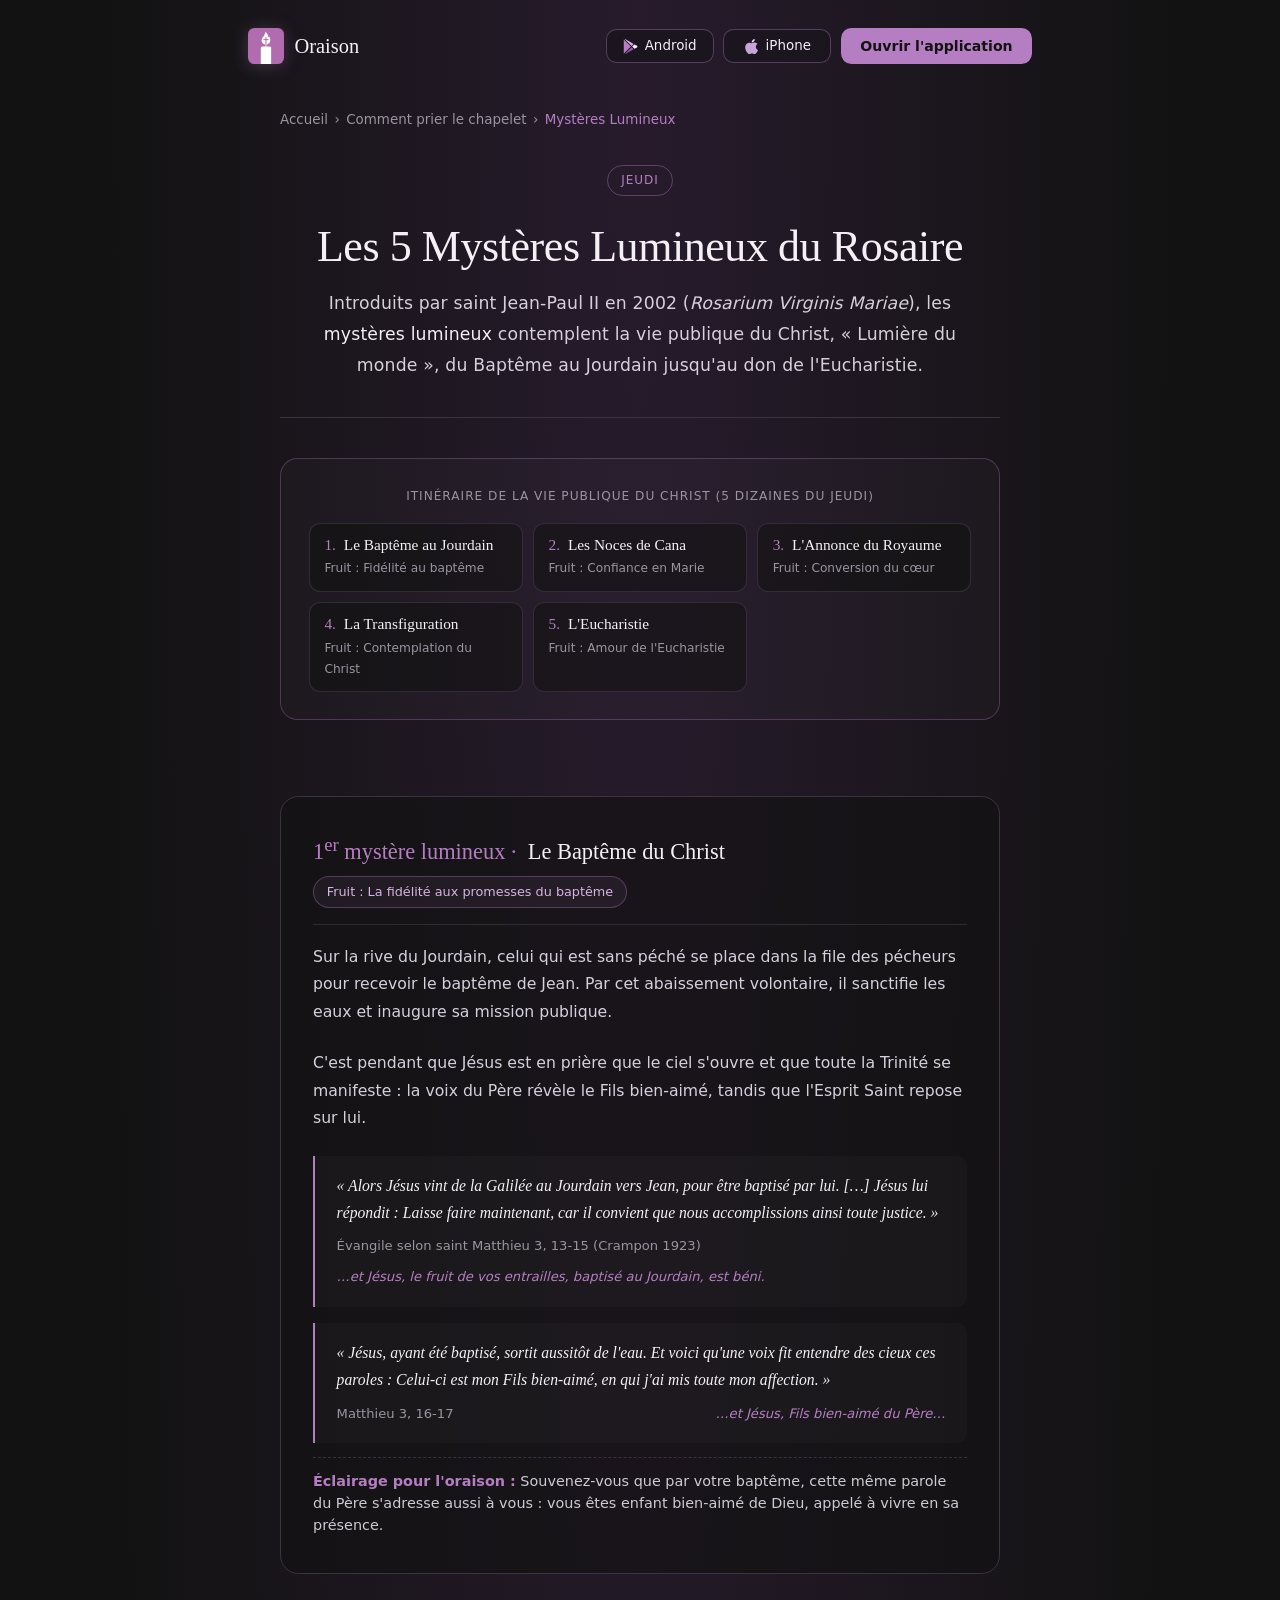
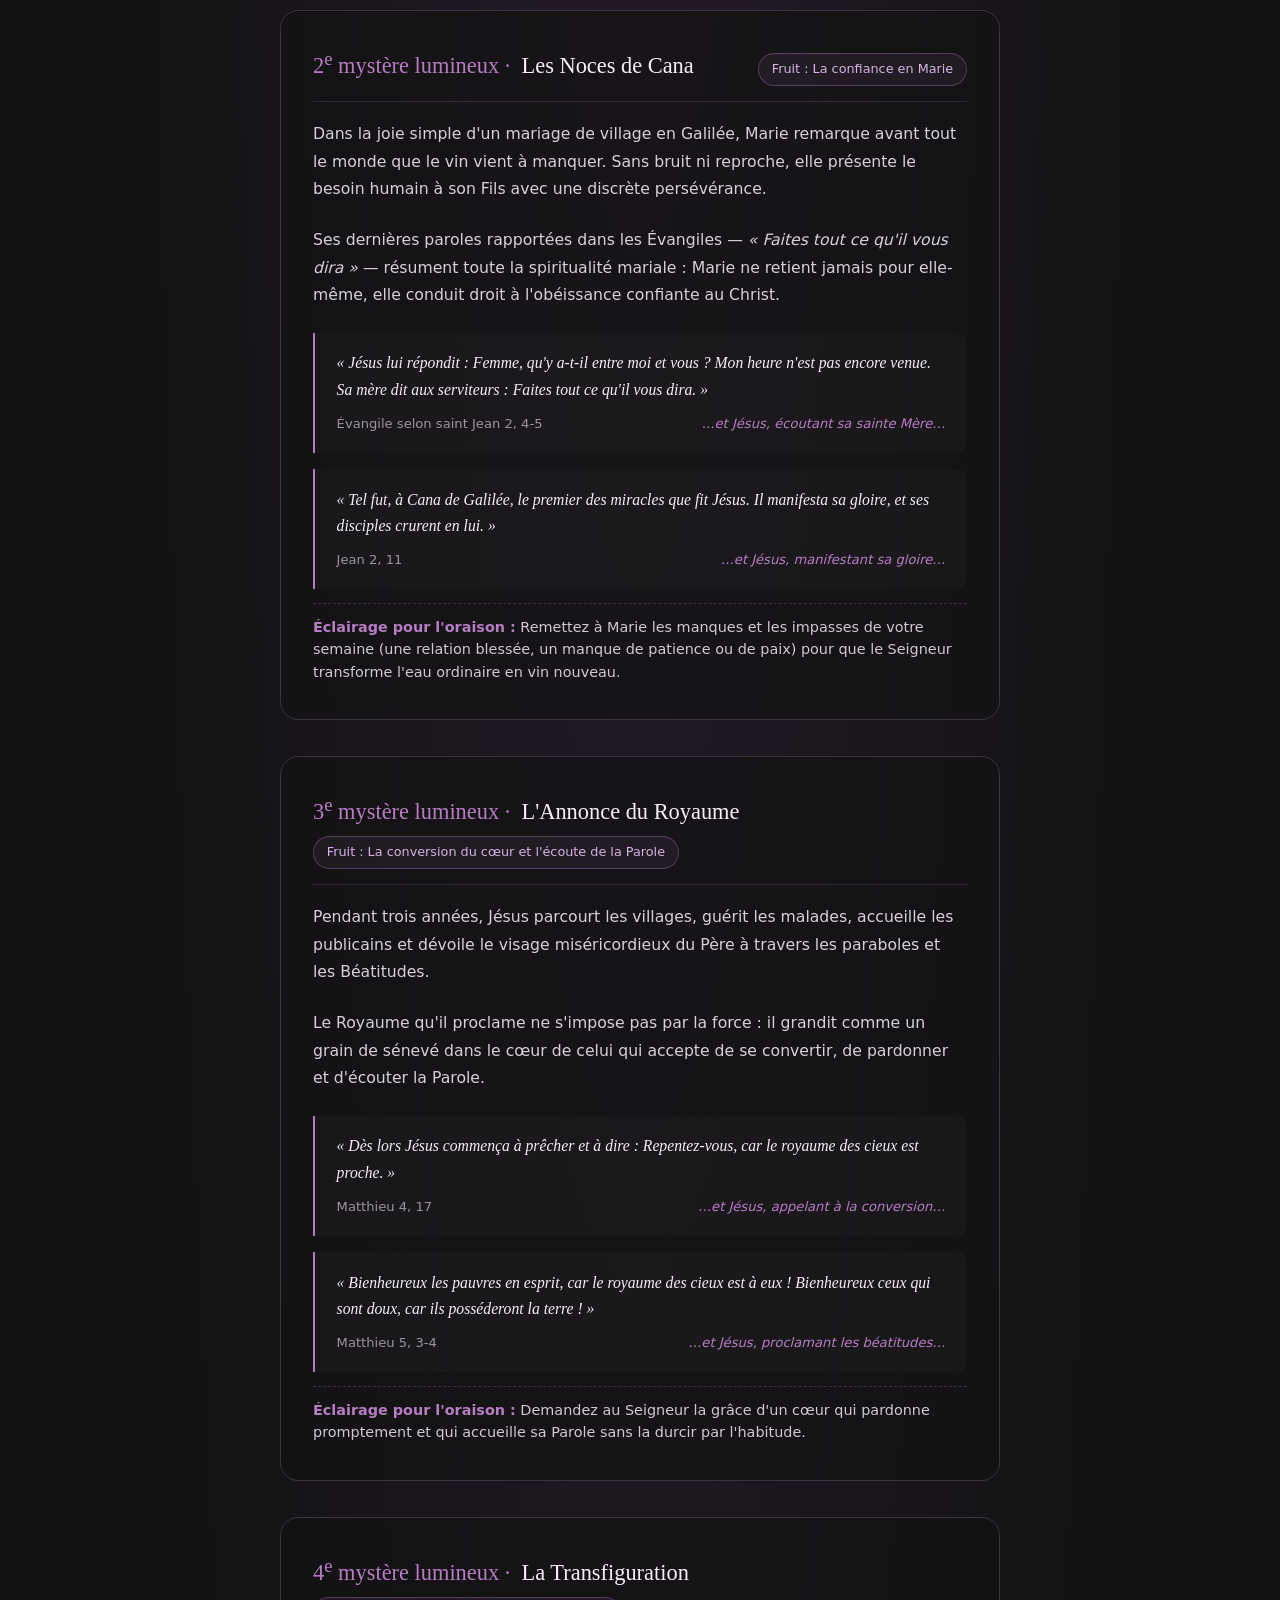
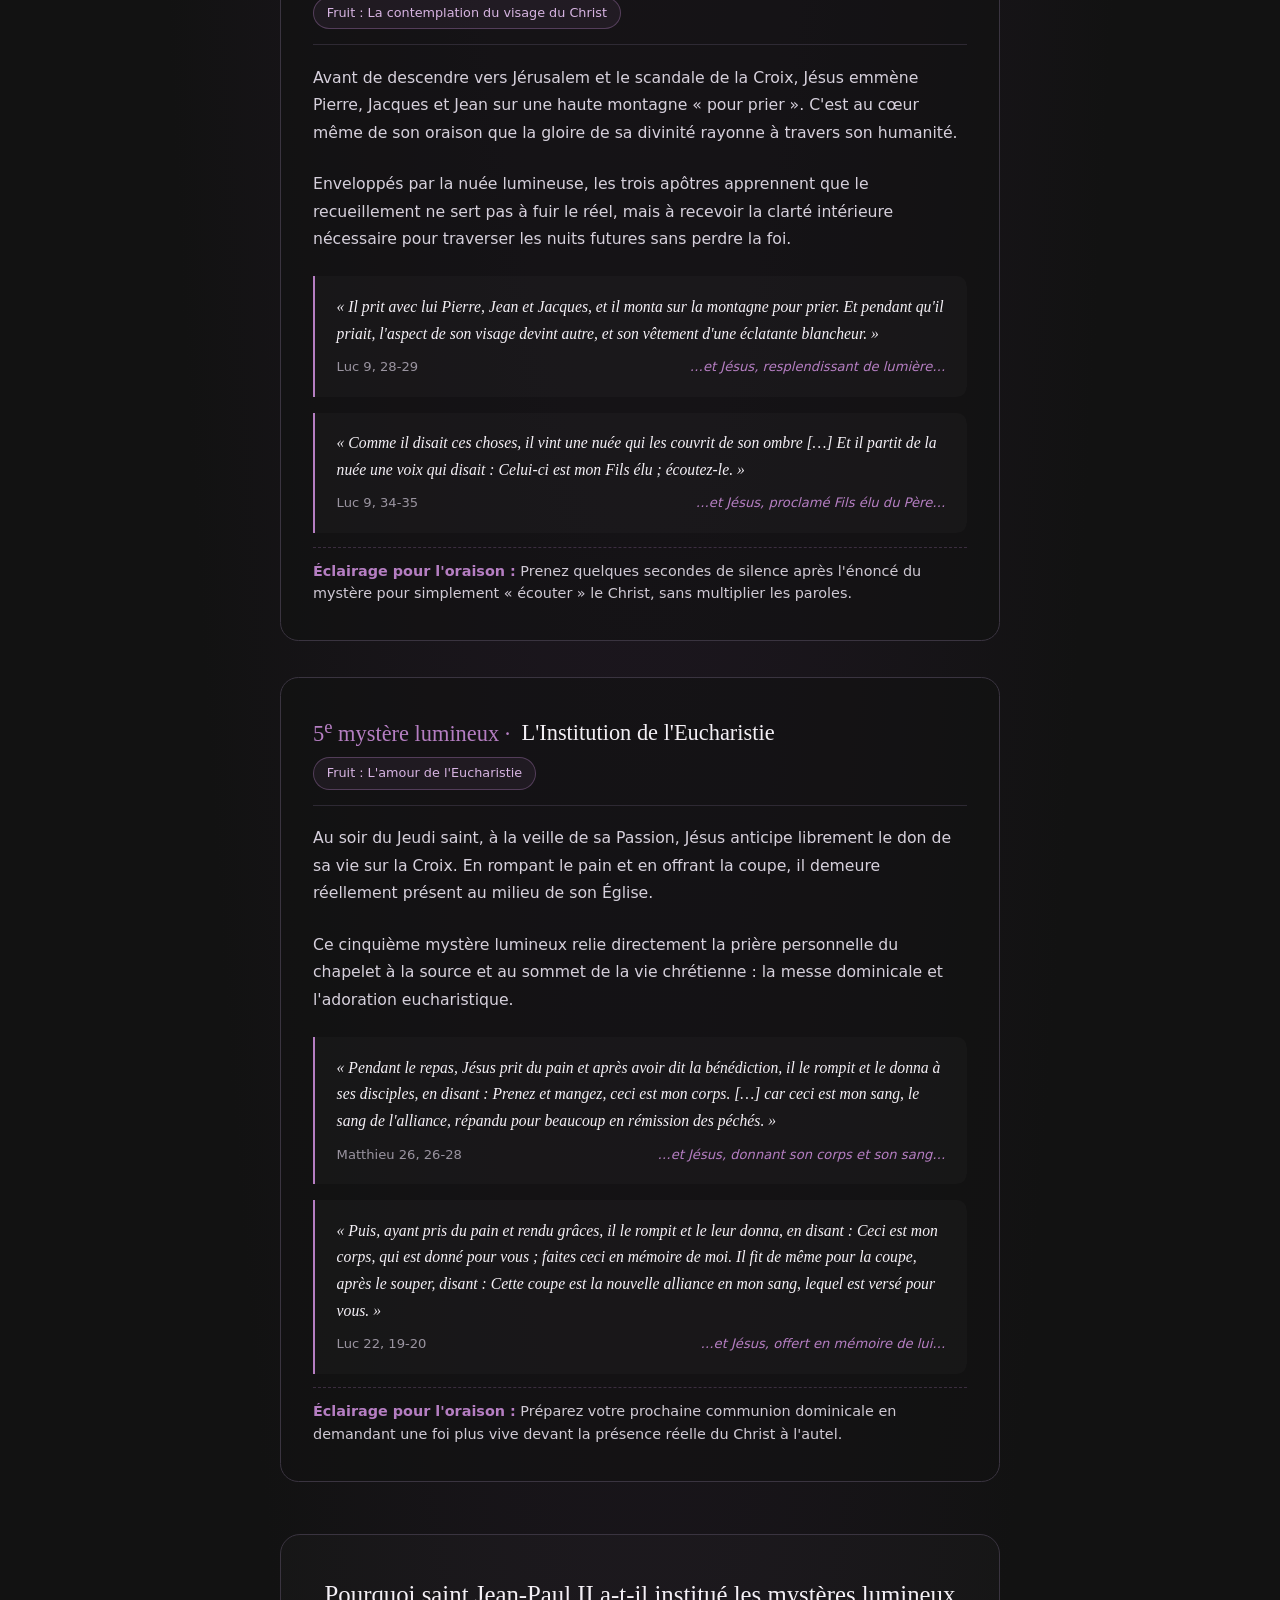
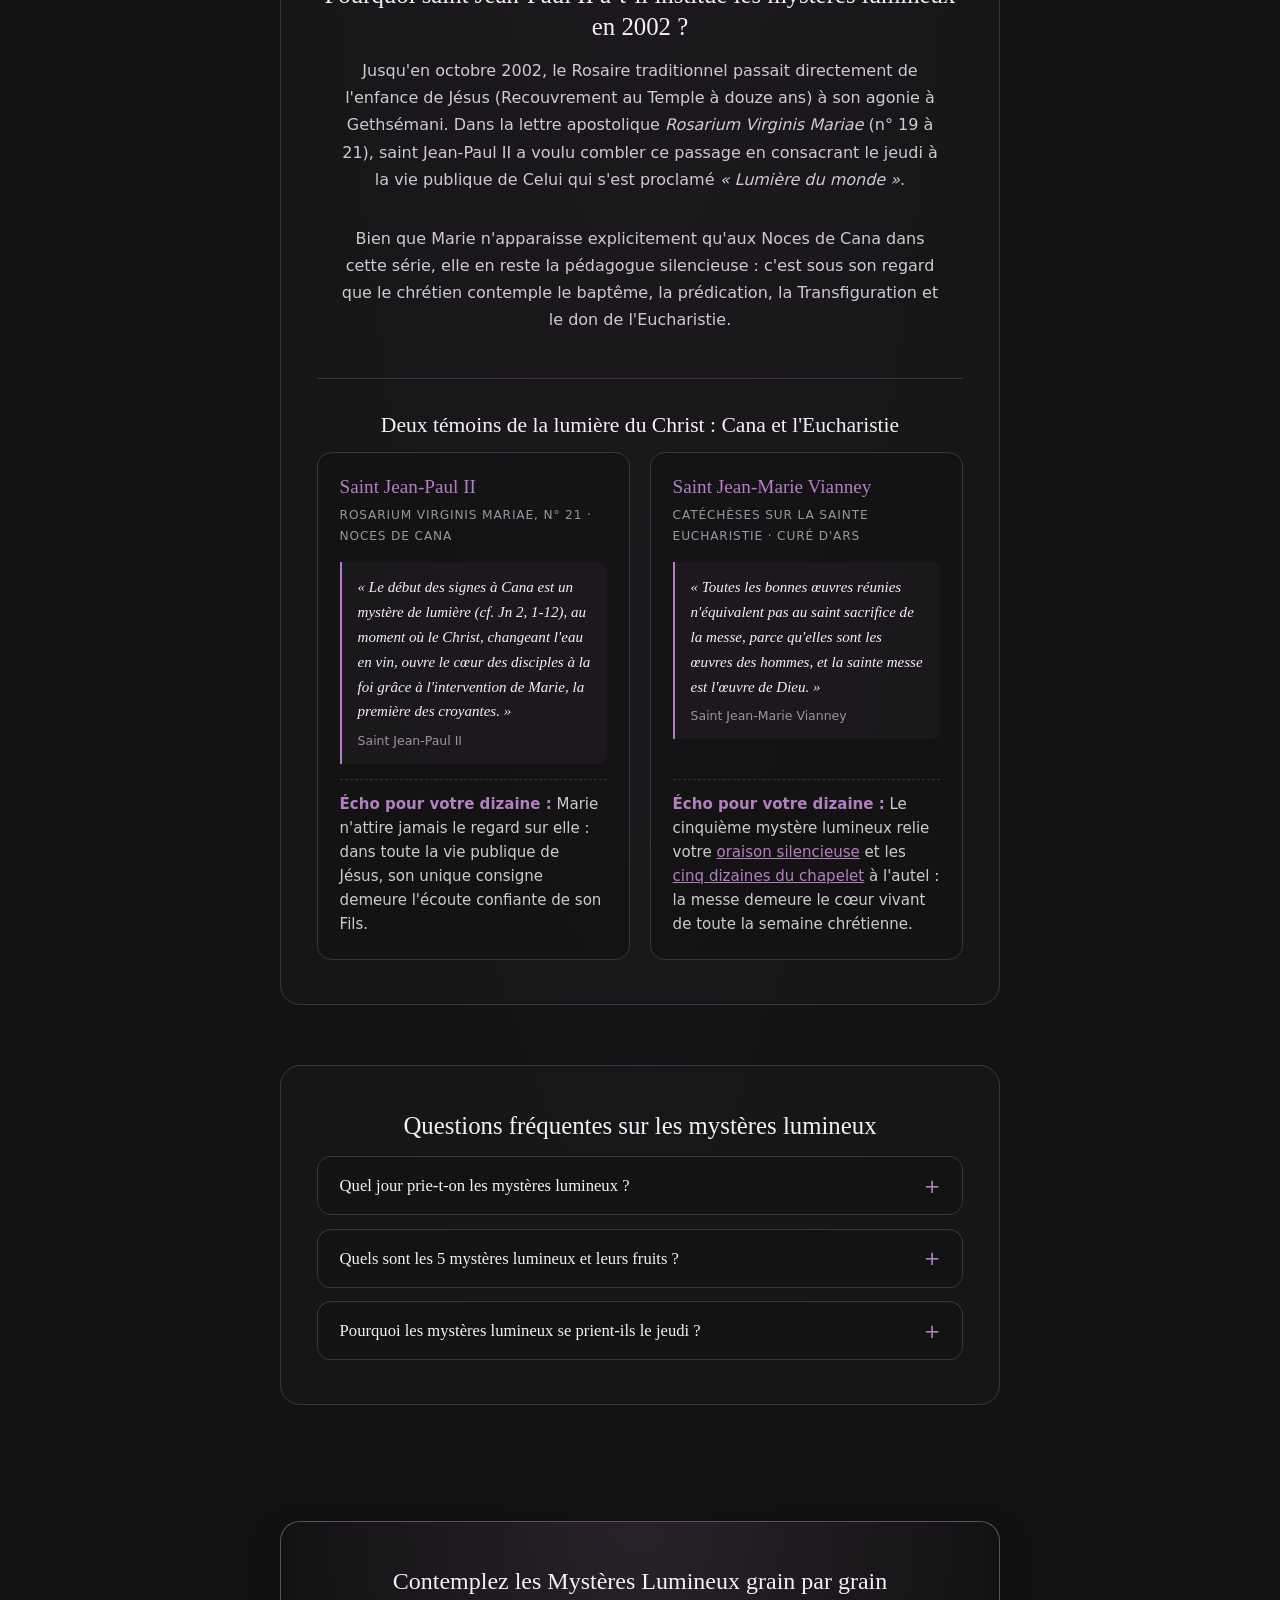
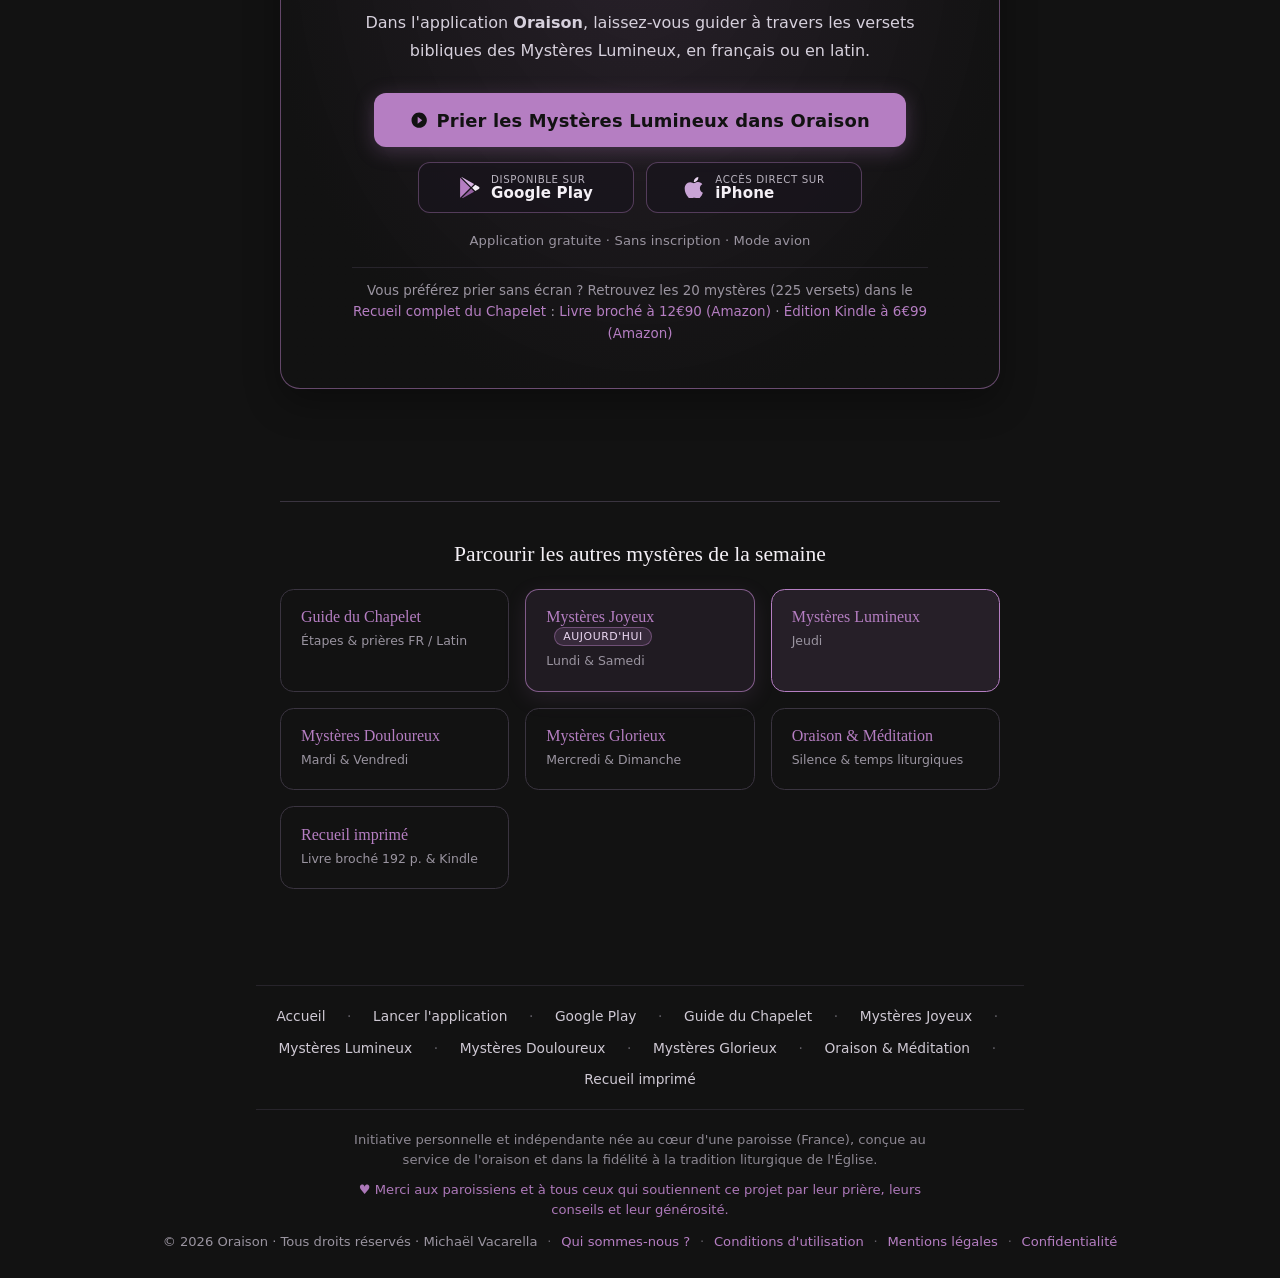
<file: mysteres-lumineux.html>
<!doctype html>
<html lang="fr">
<head>
  <meta charset="utf-8">
  <meta name="viewport" content="width=device-width, initial-scale=1">
  <title>Les 5 Mystères Lumineux du Rosaire (Jeudi) — Oraison</title>
  <meta name="description" content="Méditez les 5 mystères lumineux du chapelet (jeudi) : Baptême au Jourdain, Noces de Cana, Royaume, Transfiguration et Eucharistie, avec versets et fruits.">
  <meta name="robots" content="index,follow,max-image-preview:large">
  <meta name="theme-color" content="#121212">
  <link rel="icon" href="logo.svg" type="image/svg+xml">
  <link rel="icon" type="image/png" href="favicon.png" sizes="48x48">
  <link rel="apple-touch-icon" sizes="180x180" href="app/icons/apple-touch-icon.png">
  <link rel="manifest" href="app/manifest.json">
  <link rel="canonical" href="https://oraison.app/mysteres-lumineux.html">
  <link rel="prefetch" href="app/">
  <link rel="stylesheet" href="style.css">
  <script data-goatcounter="https://vacarelm.goatcounter.com/count" async src="https://gc.zgo.at/count.js"></script>

  <meta property="og:type" content="article">
  <meta property="og:locale" content="fr_FR">
  <meta property="og:site_name" content="Oraison">
  <meta property="og:title" content="Les 5 Mystères Lumineux du Rosaire (Jeudi) — Oraison">
  <meta property="og:description" content="Baptême au Jourdain, Noces de Cana, Annonce du Royaume, Transfiguration et Eucharistie : versets bibliques, clausules et fruits spirituels.">
  <meta property="og:image" content="https://oraison.app/og.png">
  <meta property="og:image:alt" content="Les 5 Mystères Lumineux du chapelet sur Oraison">
  <meta property="og:url" content="https://oraison.app/mysteres-lumineux.html">

  <meta name="twitter:card" content="summary_large_image">
  <meta name="twitter:title" content="Les 5 Mystères Lumineux du Rosaire (Jeudi) — Oraison">
  <meta name="twitter:description" content="Textes bibliques, fruits spirituels et clausules des 5 mystères lumineux du chapelet.">
  <meta name="twitter:image" content="https://oraison.app/og.png">

  <script type="application/ld+json">
  {
    "@context": "https://schema.org",
    "@graph": [
      {
        "@type": "BreadcrumbList",
        "itemListElement": [
          { "@type": "ListItem", "position": 1, "name": "Accueil", "item": "https://oraison.app/" },
          { "@type": "ListItem", "position": 2, "name": "Comment prier le chapelet", "item": "https://oraison.app/prier-le-chapelet.html" },
          { "@type": "ListItem", "position": 3, "name": "Mystères Lumineux", "item": "https://oraison.app/mysteres-lumineux.html" }
        ]
      },
      {
        "@type": "Article",
        "headline": "Les 5 Mystères Lumineux du Rosaire : textes bibliques, fruits et méditation (Jeudi)",
        "description": "Présentation complète des cinq mystères lumineux du chapelet proposés par saint Jean-Paul II dans Rosarium Virginis Mariae, accompagnés des versets de l'Évangile (Crampon 1923), de leurs fruits spirituels et des enseignements de saint Jean-Paul II et saint Jean-Marie Vianney.",
        "image": "https://oraison.app/og.png", "datePublished": "2026-10-26", "dateModified": "2026-11-21", "inLanguage": "fr", "mainEntityOfPage": "https://oraison.app/mysteres-lumineux.html",
        "author": { "@type": "Organization", "name": "Oraison", "url": "https://oraison.app/" },
        "publisher": { "@type": "Organization", "name": "Oraison", "url": "https://oraison.app/", "logo": { "@type": "ImageObject", "url": "https://oraison.app/favicon.png" } }
      },
      {
        "@type": "FAQPage",
        "mainEntity": [
          { "@type": "Question", "name": "Quel jour prie-t-on les mystères lumineux ?", "acceptedAnswer": { "@type": "Answer", "text": "Les mystères lumineux se prient chaque jeudi. Ils ont été ajoutés au Rosaire par le pape saint Jean-Paul II en octobre 2002 dans sa lettre apostolique Rosarium Virginis Mariae pour contempler la vie publique du Christ." } },
          { "@type": "Question", "name": "Quels sont les 5 mystères lumineux et leurs fruits ?", "acceptedAnswer": { "@type": "Answer", "text": "1. Le Baptême du Christ au Jourdain (fruit : la fidélité aux promesses du baptême) ; 2. Les Noces de Cana (fruit : la confiance en Marie) ; 3. L'Annonce du Royaume de Dieu (fruit : la conversion du cœur et l'écoute de la Parole) ; 4. La Transfiguration (fruit : la contemplation du visage du Christ) ; 5. L'Institution de l'Eucharistie (fruit : l'amour de l'Eucharistie)." } },
          { "@type": "Question", "name": "Pourquoi les mystères lumineux se prient-ils le jeudi ?", "acceptedAnswer": { "@type": "Answer", "text": "Dans la tradition chrétienne, le jeudi est le jour de l'Institution de l'Eucharistie (Jeudi saint). Comme le cinquième mystère lumineux contemple la Cène, le jeudi est le jour naturel pour méditer toute la vie publique du Christ jusqu'au don de son Corps et de son Sang." } }
        ]
      }
    ]
  }
  </script>
</head>
<body>
  <header class="page-topbar">
    <a href="/" class="brand-link" aria-label="Retour à l'accueil Oraison"><img src="logo.svg" alt="Logo Oraison" width="34" height="34"> <span>Oraison</span></a>
    <div class="topbar-actions">
      <a href="https://play.google.com/store/apps/details?id=app.oraison" target="_blank" rel="noopener" class="btn-store-compact" aria-label="Oraison sur Google Play">
        <svg class="playstore-icon" viewBox="0 0 24 24" aria-hidden="true">
          <path fill="#b57ec2" d="M1.337.924a1.486 1.486 0 0 0-.112.568v21.017c0 .217.045.419.124.6l11.155-11.087L1.337.924z"/>
          <path fill="#d7b4e2" d="M13.544 10.989l3.258-3.238L3.45.195a1.466 1.466 0 0 0-.946-.179l11.04 10.973z"/>
          <path fill="#935fa0" d="M13.544 13.056l-11 10.933c.298.036.612-.016.906-.183l13.324-7.54-3.23-3.21z"/>
          <path fill="#f4f0f6" d="M22.018 13.298l-3.919 2.218-3.515-3.493 3.543-3.521 3.891 2.202a1.49 1.49 0 0 1 0 2.594z"/>
        </svg>
        <span>Android</span>
      </a>
      <a href="app/" class="btn-store-compact" data-track="ios-webapp-click" aria-label="Accès direct sur iPhone">
        <svg class="playstore-icon" viewBox="2.995 3 18.003 18.003" aria-hidden="true">
          <path fill="#c9a4d6" d="M17.05 20.28c-.98.95-2.05.8-3.08.35-1.09-.46-2.09-.48-3.24 0-1.44.62-2.2.44-3.06-.35C2.79 15.25 3.51 7.59 9.05 7.31c1.35.07 2.29.74 3.08.8 1.18-.24 2.31-.93 3.57-.84 1.51.12 2.65.72 3.4 1.8-3.12 1.87-2.38 5.98.48 7.13-.57 1.5-1.31 2.99-2.54 4.09z"/>
          <path fill="#ebd7f2" d="M12.03 7.25c-.15-2.23 1.66-4.07 3.74-4.25.29 2.58-2.34 4.5-3.74 4.25z"/>
        </svg>
        <span>iPhone</span>
      </a>
      <a href="app/" class="btn btn-compact" data-track="cta-topbar-lumineux">Ouvrir l'application</a>
    </div>
  </header>

  <main class="pillar-main">
    <nav class="breadcrumb" aria-label="Fil d'Ariane">
      <ol>
        <li><a href="/">Accueil</a></li>
        <li aria-hidden="true">›</li>
        <li><a href="prier-le-chapelet.html">Comment prier le chapelet</a></li>
        <li aria-hidden="true">›</li>
        <li><span aria-current="page">Mystères Lumineux</span></li>
      </ol>
    </nav>

    <div class="pillar-hero">
      <p class="kicker-badge" data-page-days="4">Jeudi</p>
      <h1>Les 5 Mystères Lumineux du Rosaire</h1>
      <p class="lead">Introduits par saint Jean-Paul II en 2002 (<em>Rosarium Virginis Mariae</em>), les <strong>mystères lumineux</strong> contemplent la vie publique du Christ, « Lumière du monde », du Baptême au Jourdain jusqu'au don de l'Eucharistie.</p>
    </div>

    <nav class="quick-overview" aria-label="Aperçu et accès rapide aux 5 mystères lumineux">
      <p class="quick-overview-title">Itinéraire de la vie publique du Christ (5 dizaines du jeudi)</p>
      <div class="overview-grid">
        <a href="#bapteme" class="overview-item"><strong><span>1.</span> Le Baptême au Jourdain</strong><small>Fruit : Fidélité au baptême</small></a>
        <a href="#cana" class="overview-item"><strong><span>2.</span> Les Noces de Cana</strong><small>Fruit : Confiance en Marie</small></a>
        <a href="#royaume" class="overview-item"><strong><span>3.</span> L'Annonce du Royaume</strong><small>Fruit : Conversion du cœur</small></a>
        <a href="#transfiguration" class="overview-item"><strong><span>4.</span> La Transfiguration</strong><small>Fruit : Contemplation du Christ</small></a>
        <a href="#eucharistie" class="overview-item"><strong><span>5.</span> L'Eucharistie</strong><small>Fruit : Amour de l'Eucharistie</small></a>
      </div>
    </nav>

    <div class="mystery-detail-list">
      <article class="mystery-detail-card" id="bapteme">
        <div class="mystery-detail-header">
          <h2><span class="mystery-num">1<sup>er</sup> mystère lumineux ·</span> Le Baptême du Christ</h2>
          <span class="fruit-badge">Fruit : La fidélité aux promesses du baptême</span>
        </div>
        <p class="mystery-meditation">Sur la rive du Jourdain, celui qui est sans péché se place dans la file des pécheurs pour recevoir le baptême de Jean. Par cet abaissement volontaire, il sanctifie les eaux et inaugure sa mission publique.</p>
        <p class="mystery-meditation">C'est pendant que Jésus est en prière que le ciel s'ouvre et que toute la Trinité se manifeste : la voix du Père révèle le Fils bien-aimé, tandis que l'Esprit Saint repose sur lui.</p>
        <ul class="verse-list">
          <li class="verse-item">
            <p class="verse-quote">« Alors Jésus vint de la Galilée au Jourdain vers Jean, pour être baptisé par lui. […] Jésus lui répondit : Laisse faire maintenant, car il convient que nous accomplissions ainsi toute justice. »</p>
            <div class="verse-meta"><span>Évangile selon saint Matthieu 3, 13-15 (Crampon 1923)</span> <span class="clausule-tag">…et Jésus, le fruit de vos entrailles, baptisé au Jourdain, est béni.</span></div>
          </li>
          <li class="verse-item">
            <p class="verse-quote">« Jésus, ayant été baptisé, sortit aussitôt de l'eau. Et voici qu'une voix fit entendre des cieux ces paroles : Celui-ci est mon Fils bien-aimé, en qui j'ai mis toute mon affection. »</p>
            <div class="verse-meta"><span>Matthieu 3, 16-17</span> <span class="clausule-tag">…et Jésus, Fils bien-aimé du Père…</span></div>
          </li>
        </ul>
        <p class="pillar-note"><strong>Éclairage pour l'oraison :</strong> Souvenez-vous que par votre baptême, cette même parole du Père s'adresse aussi à vous : vous êtes enfant bien-aimé de Dieu, appelé à vivre en sa présence.</p>
      </article>

      <article class="mystery-detail-card" id="cana">
        <div class="mystery-detail-header">
          <h2><span class="mystery-num">2<sup>e</sup> mystère lumineux ·</span> Les Noces de Cana</h2>
          <span class="fruit-badge">Fruit : La confiance en Marie</span>
        </div>
        <p class="mystery-meditation">Dans la joie simple d'un mariage de village en Galilée, Marie remarque avant tout le monde que le vin vient à manquer. Sans bruit ni reproche, elle présente le besoin humain à son Fils avec une discrète persévérance.</p>
        <p class="mystery-meditation">Ses dernières paroles rapportées dans les Évangiles — <em>« Faites tout ce qu'il vous dira »</em> — résument toute la spiritualité mariale : Marie ne retient jamais pour elle-même, elle conduit droit à l'obéissance confiante au Christ.</p>
        <ul class="verse-list">
          <li class="verse-item">
            <p class="verse-quote">« Jésus lui répondit : Femme, qu'y a-t-il entre moi et vous ? Mon heure n'est pas encore venue. Sa mère dit aux serviteurs : Faites tout ce qu'il vous dira. »</p>
            <div class="verse-meta"><span>Évangile selon saint Jean 2, 4-5</span> <span class="clausule-tag">…et Jésus, écoutant sa sainte Mère…</span></div>
          </li>
          <li class="verse-item">
            <p class="verse-quote">« Tel fut, à Cana de Galilée, le premier des miracles que fit Jésus. Il manifesta sa gloire, et ses disciples crurent en lui. »</p>
            <div class="verse-meta"><span>Jean 2, 11</span> <span class="clausule-tag">…et Jésus, manifestant sa gloire…</span></div>
          </li>
        </ul>
        <p class="pillar-note"><strong>Éclairage pour l'oraison :</strong> Remettez à Marie les manques et les impasses de votre semaine (une relation blessée, un manque de patience ou de paix) pour que le Seigneur transforme l'eau ordinaire en vin nouveau.</p>
      </article>

      <article class="mystery-detail-card" id="royaume">
        <div class="mystery-detail-header">
          <h2><span class="mystery-num">3<sup>e</sup> mystère lumineux ·</span> L'Annonce du Royaume</h2>
          <span class="fruit-badge">Fruit : La conversion du cœur et l'écoute de la Parole</span>
        </div>
        <p class="mystery-meditation">Pendant trois années, Jésus parcourt les villages, guérit les malades, accueille les publicains et dévoile le visage miséricordieux du Père à travers les paraboles et les Béatitudes.</p>
        <p class="mystery-meditation">Le Royaume qu'il proclame ne s'impose pas par la force : il grandit comme un grain de sénevé dans le cœur de celui qui accepte de se convertir, de pardonner et d'écouter la Parole.</p>
        <ul class="verse-list">
          <li class="verse-item">
            <p class="verse-quote">« Dès lors Jésus commença à prêcher et à dire : Repentez-vous, car le royaume des cieux est proche. »</p>
            <div class="verse-meta"><span>Matthieu 4, 17</span> <span class="clausule-tag">…et Jésus, appelant à la conversion…</span></div>
          </li>
          <li class="verse-item">
            <p class="verse-quote">« Bienheureux les pauvres en esprit, car le royaume des cieux est à eux ! Bienheureux ceux qui sont doux, car ils posséderont la terre ! »</p>
            <div class="verse-meta"><span>Matthieu 5, 3-4</span> <span class="clausule-tag">…et Jésus, proclamant les béatitudes…</span></div>
          </li>
        </ul>
        <p class="pillar-note"><strong>Éclairage pour l'oraison :</strong> Demandez au Seigneur la grâce d'un cœur qui pardonne promptement et qui accueille sa Parole sans la durcir par l'habitude.</p>
      </article>

      <article class="mystery-detail-card" id="transfiguration">
        <div class="mystery-detail-header">
          <h2><span class="mystery-num">4<sup>e</sup> mystère lumineux ·</span> La Transfiguration</h2>
          <span class="fruit-badge">Fruit : La contemplation du visage du Christ</span>
        </div>
        <p class="mystery-meditation">Avant de descendre vers Jérusalem et le scandale de la Croix, Jésus emmène Pierre, Jacques et Jean sur une haute montagne « pour prier ». C'est au cœur même de son oraison que la gloire de sa divinité rayonne à travers son humanité.</p>
        <p class="mystery-meditation">Enveloppés par la nuée lumineuse, les trois apôtres apprennent que le recueillement ne sert pas à fuir le réel, mais à recevoir la clarté intérieure nécessaire pour traverser les nuits futures sans perdre la foi.</p>
        <ul class="verse-list">
          <li class="verse-item">
            <p class="verse-quote">« Il prit avec lui Pierre, Jean et Jacques, et il monta sur la montagne pour prier. Et pendant qu'il priait, l'aspect de son visage devint autre, et son vêtement d'une éclatante blancheur. »</p>
            <div class="verse-meta"><span>Luc 9, 28-29</span> <span class="clausule-tag">…et Jésus, resplendissant de lumière…</span></div>
          </li>
          <li class="verse-item">
            <p class="verse-quote">« Comme il disait ces choses, il vint une nuée qui les couvrit de son ombre […] Et il partit de la nuée une voix qui disait : Celui-ci est mon Fils élu ; écoutez-le. »</p>
            <div class="verse-meta"><span>Luc 9, 34-35</span> <span class="clausule-tag">…et Jésus, proclamé Fils élu du Père…</span></div>
          </li>
        </ul>
        <p class="pillar-note"><strong>Éclairage pour l'oraison :</strong> Prenez quelques secondes de silence après l'énoncé du mystère pour simplement « écouter » le Christ, sans multiplier les paroles.</p>
      </article>

      <article class="mystery-detail-card" id="eucharistie">
        <div class="mystery-detail-header">
          <h2><span class="mystery-num">5<sup>e</sup> mystère lumineux ·</span> L'Institution de l'Eucharistie</h2>
          <span class="fruit-badge">Fruit : L'amour de l'Eucharistie</span>
        </div>
        <p class="mystery-meditation">Au soir du Jeudi saint, à la veille de sa Passion, Jésus anticipe librement le don de sa vie sur la Croix. En rompant le pain et en offrant la coupe, il demeure réellement présent au milieu de son Église.</p>
        <p class="mystery-meditation">Ce cinquième mystère lumineux relie directement la prière personnelle du chapelet à la source et au sommet de la vie chrétienne : la messe dominicale et l'adoration eucharistique.</p>
        <ul class="verse-list">
          <li class="verse-item">
            <p class="verse-quote">« Pendant le repas, Jésus prit du pain et après avoir dit la bénédiction, il le rompit et le donna à ses disciples, en disant : Prenez et mangez, ceci est mon corps. […] car ceci est mon sang, le sang de l'alliance, répandu pour beaucoup en rémission des péchés. »</p>
            <div class="verse-meta"><span>Matthieu 26, 26-28</span> <span class="clausule-tag">…et Jésus, donnant son corps et son sang…</span></div>
          </li>
          <li class="verse-item">
            <p class="verse-quote">« Puis, ayant pris du pain et rendu grâces, il le rompit et le leur donna, en disant : Ceci est mon corps, qui est donné pour vous ; faites ceci en mémoire de moi. Il fit de même pour la coupe, après le souper, disant : Cette coupe est la nouvelle alliance en mon sang, lequel est versé pour vous. »</p>
            <div class="verse-meta"><span>Luc 22, 19-20</span> <span class="clausule-tag">…et Jésus, offert en mémoire de lui…</span></div>
          </li>
        </ul>
        <p class="pillar-note"><strong>Éclairage pour l'oraison :</strong> Préparez votre prochaine communion dominicale en demandant une foi plus vive devant la présence réelle du Christ à l'autel.</p>
      </article>
    </div>

    <section class="editorial" aria-labelledby="origine-lumineux">
      <h2 id="origine-lumineux">Pourquoi saint Jean-Paul II a-t-il institué les mystères lumineux en 2002 ?</h2>
      <p>Jusqu'en octobre 2002, le Rosaire traditionnel passait directement de l'enfance de Jésus (Recouvrement au Temple à douze ans) à son agonie à Gethsémani. Dans la lettre apostolique <em>Rosarium Virginis Mariae</em> (n° 19 à 21), saint Jean-Paul II a voulu combler ce passage en consacrant le jeudi à la vie publique de Celui qui s'est proclamé <em>« Lumière du monde »</em>.</p>
      <p>Bien que Marie n'apparaisse explicitement qu'aux Noces de Cana dans cette série, elle en reste la pédagogue silencieuse : c'est sous son regard que le chrétien contemple le baptême, la prédication, la Transfiguration et le don de l'Eucharistie.</p>

      <h3 class="sub-heading">Deux témoins de la lumière du Christ : Cana et l'Eucharistie</h3>
      <div class="mysteries-grid">
        <article class="mystery-item">
          <h3>Saint Jean-Paul II</h3>
          <p class="mystery-days">Rosarium Virginis Mariae, n° 21 · Noces de Cana</p>
          <div class="saint-quote">
            <blockquote>« Le début des signes à Cana est un mystère de lumière (cf. Jn 2, 1-12), au moment où le Christ, changeant l'eau en vin, ouvre le cœur des disciples à la foi grâce à l'intervention de Marie, la première des croyantes. »</blockquote>
            <cite>Saint Jean-Paul II</cite>
          </div>
          <p class="pillar-note"><strong>Écho pour votre dizaine :</strong> Marie n'attire jamais le regard sur elle : dans toute la vie publique de Jésus, son unique consigne demeure l'écoute confiante de son Fils.</p>
        </article>

        <article class="mystery-item">
          <h3>Saint Jean-Marie Vianney</h3>
          <p class="mystery-days">Catéchèses sur la Sainte Eucharistie · Curé d'Ars</p>
          <div class="saint-quote">
            <blockquote>« Toutes les bonnes œuvres réunies n'équivalent pas au saint sacrifice de la messe, parce qu'elles sont les œuvres des hommes, et la sainte messe est l'œuvre de Dieu. »</blockquote>
            <cite>Saint Jean-Marie Vianney</cite>
          </div>
          <p class="pillar-note"><strong>Écho pour votre dizaine :</strong> Le cinquième mystère lumineux relie votre <a href="oraison-meditation.html#maitres-oraison">oraison silencieuse</a> et les <a href="prier-le-chapelet.html#etapes-title">cinq dizaines du chapelet</a> à l'autel : la messe demeure le cœur vivant de toute la semaine chrétienne.</p>
        </article>
      </div>
    </section>

    <section class="editorial" aria-labelledby="faq-lumineux-title">
      <h2 id="faq-lumineux-title">Questions fréquentes sur les mystères lumineux</h2>
      <div class="faq-list">
        <details class="faq-item">
          <summary>Quel jour prie-t-on les mystères lumineux ?</summary>
          <div class="faq-answer"><p>Les mystères lumineux se prient chaque jeudi. Ils ont été ajoutés au Rosaire par le pape saint Jean-Paul II en octobre 2002 dans sa lettre apostolique Rosarium Virginis Mariae pour contempler la vie publique du Christ.</p></div>
        </details>
        <details class="faq-item">
          <summary>Quels sont les 5 mystères lumineux et leurs fruits ?</summary>
          <div class="faq-answer"><p>1. Le Baptême du Christ au Jourdain (fruit : la fidélité aux promesses du baptême) ; 2. Les Noces de Cana (fruit : la confiance en Marie) ; 3. L'Annonce du Royaume de Dieu (fruit : la conversion du cœur et l'écoute de la Parole) ; 4. La Transfiguration (fruit : la contemplation du visage du Christ) ; 5. L'Institution de l'Eucharistie (fruit : l'amour de l'Eucharistie).</p></div>
        </details>
        <details class="faq-item">
          <summary>Pourquoi les mystères lumineux se prient-ils le jeudi ?</summary>
          <div class="faq-answer"><p>Dans la tradition chrétienne, le jeudi est le jour de l'Institution de l'Eucharistie (Jeudi saint). Comme le cinquième mystère lumineux contemple la Cène, le jeudi est le jour naturel pour méditer toute la vie publique du Christ jusqu'au don de son Corps et de son Sang.</p></div>
        </details>
      </div>
    </section>

    <aside class="cta-tunnel" aria-label="Prier les Mystères Lumineux dans Oraison">
      <h3>Contemplez les Mystères Lumineux grain par grain</h3>
      <p>Dans l'application <strong>Oraison</strong>, laissez-vous guider à travers les versets bibliques des Mystères Lumineux, en français ou en latin.</p>
      <div class="cta-actions">
        <a class="btn btn-primary" href="app/" data-track="cta-bottom-lumineux">
          <svg viewBox="0 0 24 24" aria-hidden="true"><path d="M12 2C6.48 2 2 6.48 2 12s4.48 10 10 10 10-4.48 10-10S17.52 2 12 2zm-2 14.5v-9l6 4.5-6 4.5z" fill="currentColor"/></svg>
          Prier les Mystères Lumineux dans Oraison
        </a>
        <div class="hero-store">
          <a class="btn-store" href="https://play.google.com/store/apps/details?id=app.oraison" target="_blank" rel="noopener" aria-label="Télécharger Oraison sur Google Play">
            <svg class="playstore-icon" viewBox="0 0 24 24" aria-hidden="true">
              <path fill="#b57ec2" d="M1.337.924a1.486 1.486 0 0 0-.112.568v21.017c0 .217.045.419.124.6l11.155-11.087L1.337.924z"/>
              <path fill="#d7b4e2" d="M13.544 10.989l3.258-3.238L3.45.195a1.466 1.466 0 0 0-.946-.179l11.04 10.973z"/>
              <path fill="#935fa0" d="M13.544 13.056l-11 10.933c.298.036.612-.016.906-.183l13.324-7.54-3.23-3.21z"/>
              <path fill="#f4f0f6" d="M22.018 13.298l-3.919 2.218-3.515-3.493 3.543-3.521 3.891 2.202a1.49 1.49 0 0 1 0 2.594z"/>
            </svg>
            <span class="btn-store-text">
              <span class="btn-store-kicker">Disponible sur</span>
              <span class="btn-store-title">Google Play</span>
            </span>
          </a>
          <a class="btn-store" href="app/" data-track="ios-webapp-click" aria-label="Accès direct à l'application Oraison sur iPhone et iPad">
            <svg class="playstore-icon" viewBox="2.995 3 18.003 18.003" aria-hidden="true">
              <path fill="#c9a4d6" d="M17.05 20.28c-.98.95-2.05.8-3.08.35-1.09-.46-2.09-.48-3.24 0-1.44.62-2.2.44-3.06-.35C2.79 15.25 3.51 7.59 9.05 7.31c1.35.07 2.29.74 3.08.8 1.18-.24 2.31-.93 3.57-.84 1.51.12 2.65.72 3.4 1.8-3.12 1.87-2.38 5.98.48 7.13-.57 1.5-1.31 2.99-2.54 4.09z"/>
              <path fill="#ebd7f2" d="M12.03 7.25c-.15-2.23 1.66-4.07 3.74-4.25.29 2.58-2.34 4.5-3.74 4.25z"/>
            </svg>
            <span class="btn-store-text">
              <span class="btn-store-kicker">Accès direct sur</span>
              <span class="btn-store-title">iPhone</span>
            </span>
          </a>
        </div>
      </div>
      <p class="cta-reassurance">Application gratuite · Sans inscription · Mode avion</p>
      <p class="cta-book-note">Vous préférez prier sans écran&nbsp;? Retrouvez les 20 mystères (225 versets) dans le <a href="recueil-chapelet.html" data-track="kdp-details-mysteres">Recueil complet du Chapelet</a>&nbsp;: <a href="https://www.amazon.fr/dp/B0HSJ7JQ4R" target="_blank" rel="noopener" data-track="kdp-broche-mysteres">Livre broché à 12€90 (Amazon)</a> · <a href="https://www.amazon.fr/dp/B0HSCCVM53" target="_blank" rel="noopener" data-track="kdp-kindle-mysteres">Édition Kindle à 6€99 (Amazon)</a></p>
    </aside>

    <nav class="silo-section" aria-label="Les autres mystères du Rosaire">
      <h3>Parcourir les autres mystères de la semaine</h3>
      <div class="silo-grid">
        <a href="prier-le-chapelet.html" class="silo-card"><strong>Guide du Chapelet</strong> <small>Étapes &amp; prières FR / Latin</small></a>
        <a href="mysteres-joyeux.html" class="silo-card" data-days="1,6"><strong>Mystères Joyeux</strong> <small>Lundi &amp; Samedi</small></a>
        <a href="mysteres-lumineux.html" class="silo-card" aria-current="page" data-days="4"><strong>Mystères Lumineux</strong> <small>Jeudi</small></a>
        <a href="mysteres-douloureux.html" class="silo-card" data-days="2,5"><strong>Mystères Douloureux</strong> <small>Mardi &amp; Vendredi</small></a>
        <a href="mysteres-glorieux.html" class="silo-card" data-days="0,3"><strong>Mystères Glorieux</strong> <small>Mercredi &amp; Dimanche</small></a>
        <a href="oraison-meditation.html" class="silo-card"><strong>Oraison &amp; Méditation</strong> <small>Silence &amp; temps liturgiques</small></a>
        <a href="recueil-chapelet.html" class="silo-card"><strong>Recueil imprimé</strong> <small>Livre broché 192 p. &amp; Kindle</small></a>
      </div>
    </nav>
  </main>

  <footer>
    <nav class="footer-nav" aria-label="Guides liturgiques et mystères du Rosaire">
      <a href="/">Accueil</a> <span class="footer-sep" aria-hidden="true">·</span>
      <a href="app/">Lancer l'application</a> <span class="footer-sep" aria-hidden="true">·</span>
      <a href="https://play.google.com/store/apps/details?id=app.oraison" target="_blank" rel="noopener">Google Play</a> <span class="footer-sep" aria-hidden="true">·</span>
      <a href="prier-le-chapelet.html">Guide du Chapelet</a> <span class="footer-sep" aria-hidden="true">·</span>
      <a href="mysteres-joyeux.html">Mystères Joyeux</a> <span class="footer-sep" aria-hidden="true">·</span>
      <a href="mysteres-lumineux.html">Mystères Lumineux</a> <span class="footer-sep" aria-hidden="true">·</span>
      <a href="mysteres-douloureux.html">Mystères Douloureux</a> <span class="footer-sep" aria-hidden="true">·</span>
      <a href="mysteres-glorieux.html">Mystères Glorieux</a> <span class="footer-sep" aria-hidden="true">·</span>
      <a href="oraison-meditation.html">Oraison &amp; Méditation</a> <span class="footer-sep" aria-hidden="true">·</span>
      <a href="recueil-chapelet.html">Recueil imprimé</a>
    </nav>
    <p class="footer-initiative">Initiative personnelle et indépendante née au cœur d'une paroisse (France), conçue au service de l'oraison et dans la fidélité à la tradition liturgique de l'Église.</p>
    <p class="footer-thanks">♥ Merci aux paroissiens et à tous ceux qui soutiennent ce projet par leur prière, leurs conseils et leur générosité.</p>
    <div>
      <span>© 2026 Oraison · Tous droits réservés · Michaël Vacarella</span> <span class="footer-sep" aria-hidden="true">·</span>
      <a href="qui-sommes-nous.html">Qui sommes-nous ?</a> <span class="footer-sep" aria-hidden="true">·</span>
      <a href="conditions-utilisation.html">Conditions d'utilisation</a> <span class="footer-sep" aria-hidden="true">·</span>
      <a href="mentions-legales.html">Mentions légales</a> <span class="footer-sep" aria-hidden="true">·</span>
      <a href="privacy.html">Confidentialité</a>
    </div>
  </footer>

  <script>
    (function () {
      function track(name, title) {
        if (window.goatcounter && typeof window.goatcounter.count === 'function') {
          window.goatcounter.count({ path: name, title: title || name, event: true });
        }
      }
      document.querySelectorAll('[data-track]').forEach(function (el) {
        el.addEventListener('click', function () {
          var name = this.getAttribute('data-track');
          track(name, name);
        });
      });
      document.querySelectorAll('a[href*="play.google.com/store"]').forEach(function (link) {
        link.addEventListener('click', function () { track('playstore-click', 'Clic Fiche Google Play Store'); });
      });
      document.querySelectorAll('a[href*="amazon.fr/dp/B0HSJ7JQ4R"]').forEach(function (link) {
        link.addEventListener('click', function () { track('kdp-broche-click', 'Clic Livre Broche Amazon'); });
      });
      document.querySelectorAll('a[href*="amazon.fr/dp/B0HSCCVM53"]').forEach(function (link) {
        link.addEventListener('click', function () { track('kdp-kindle-click', 'Clic Edition Kindle Amazon'); });
      });
      var today = new Date().getDay();
      var pageBadge = document.querySelector('[data-page-days]');
      if (pageBadge && pageBadge.getAttribute('data-page-days').split(',').map(Number).indexOf(today) !== -1) {
        pageBadge.textContent = "Aujourd'hui · " + pageBadge.textContent;
      }
      document.querySelectorAll('.silo-card[data-days]').forEach(function (card) {
        if (card.getAttribute('data-days').split(',').map(Number).indexOf(today) !== -1) {
          card.classList.add('is-today');
          var s = card.querySelector('strong');
          if (s) {
            var pill = document.createElement('span');
            pill.className = 'today-pill';
            pill.textContent = "Aujourd'hui";
            s.appendChild(pill);
          }
        }
      });
    })();
  </script>
</body>
</html>
</file>
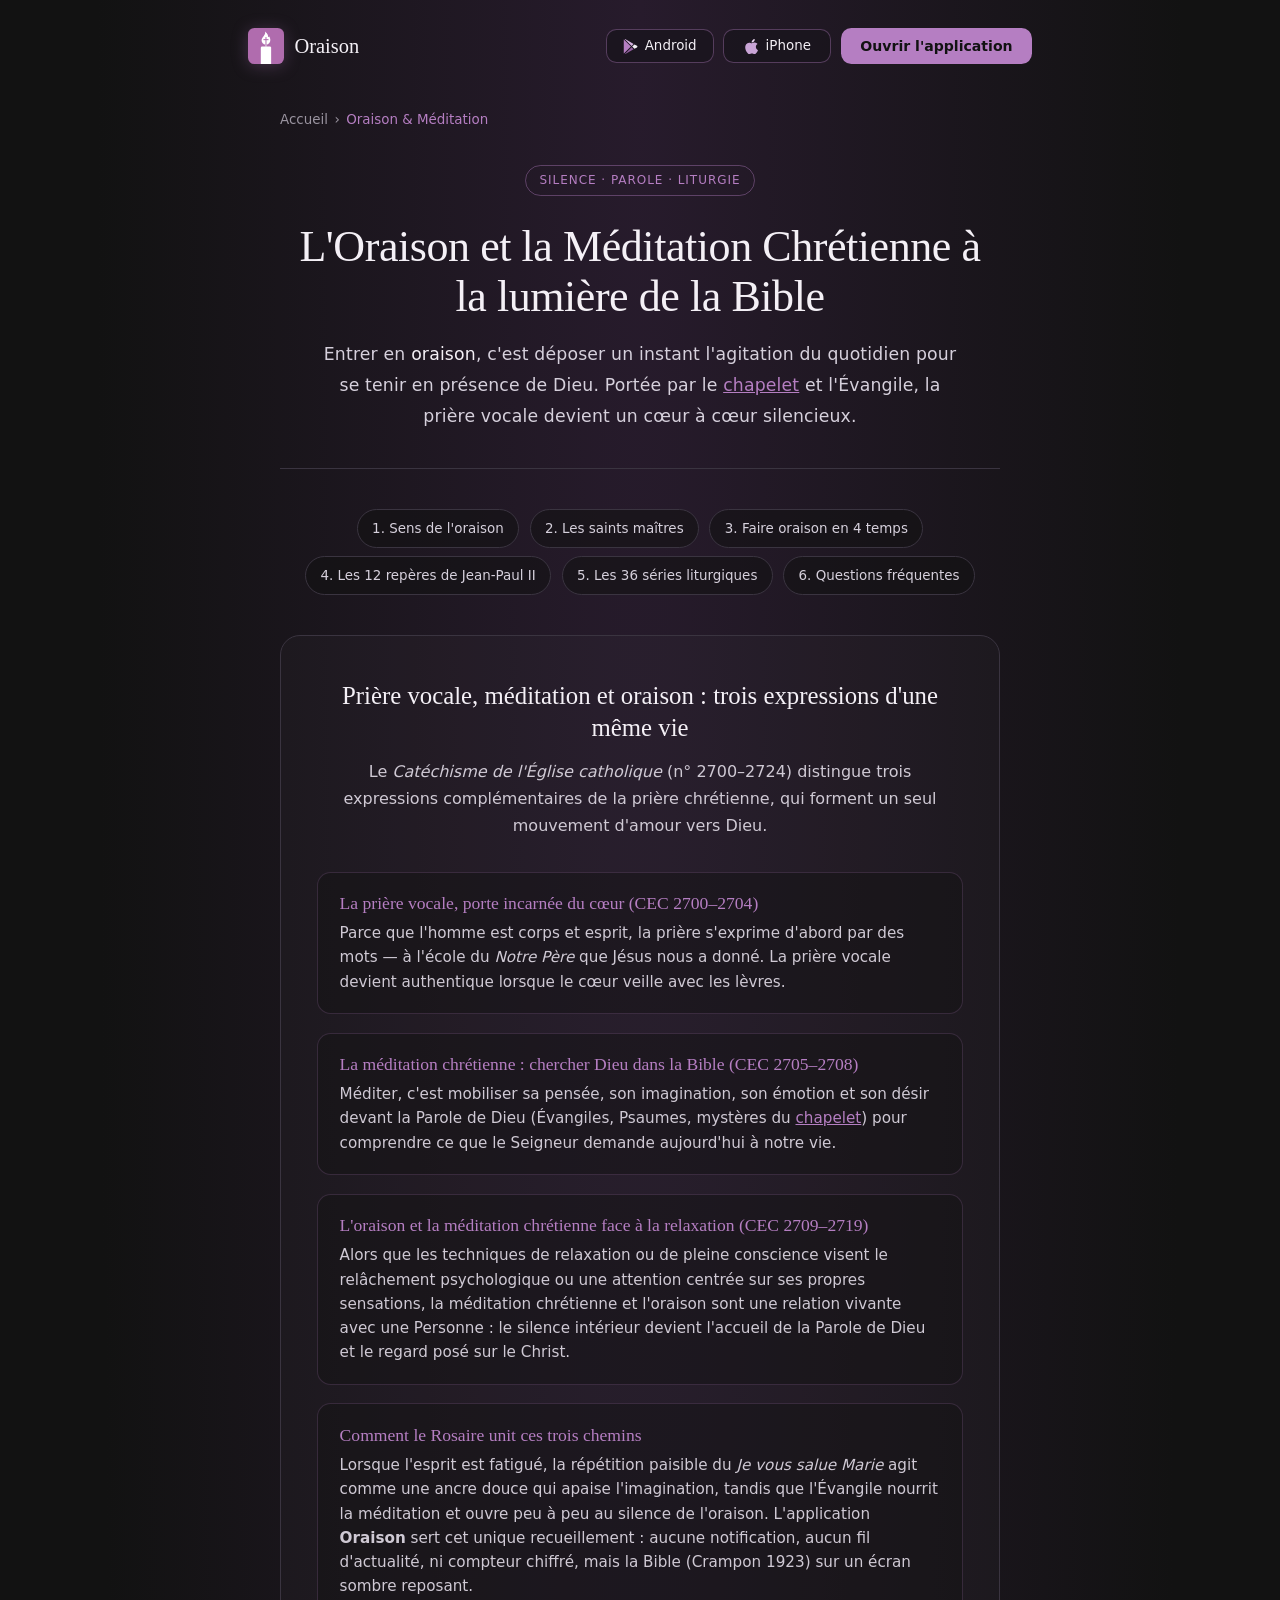
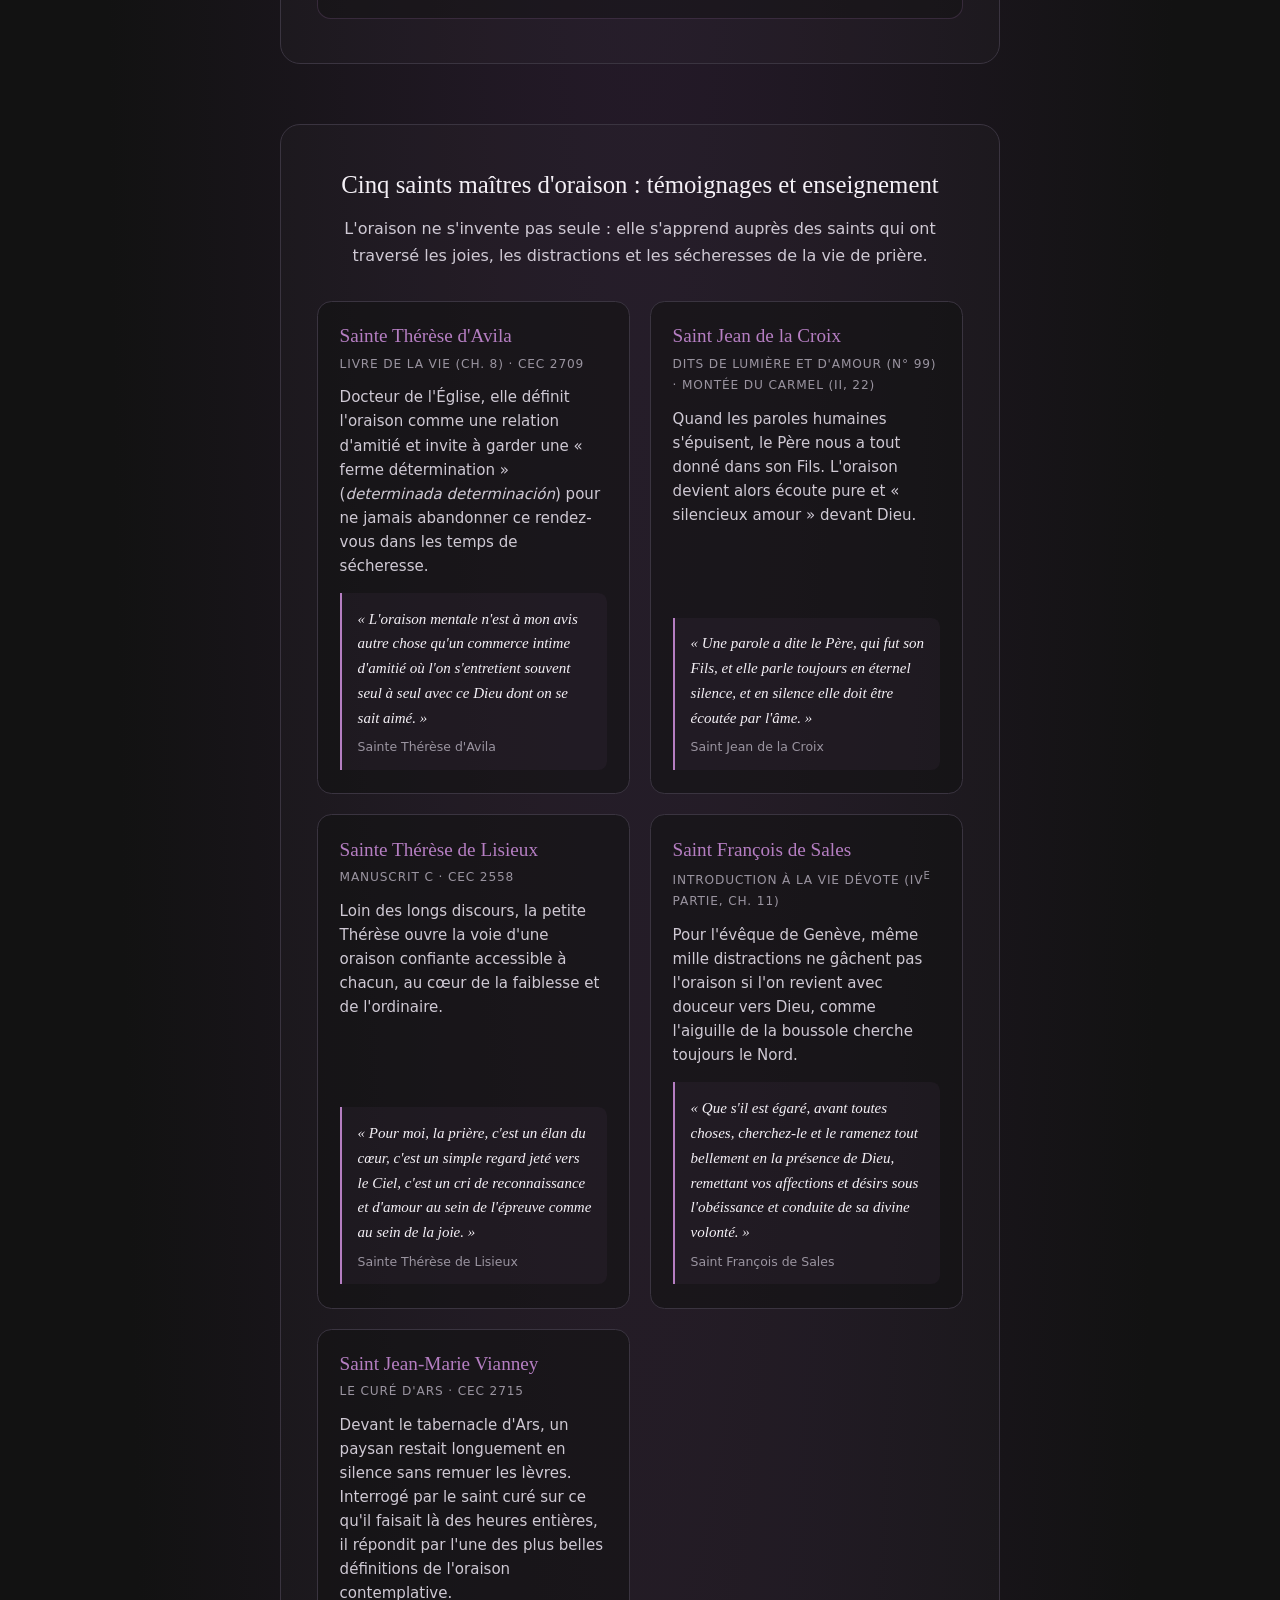
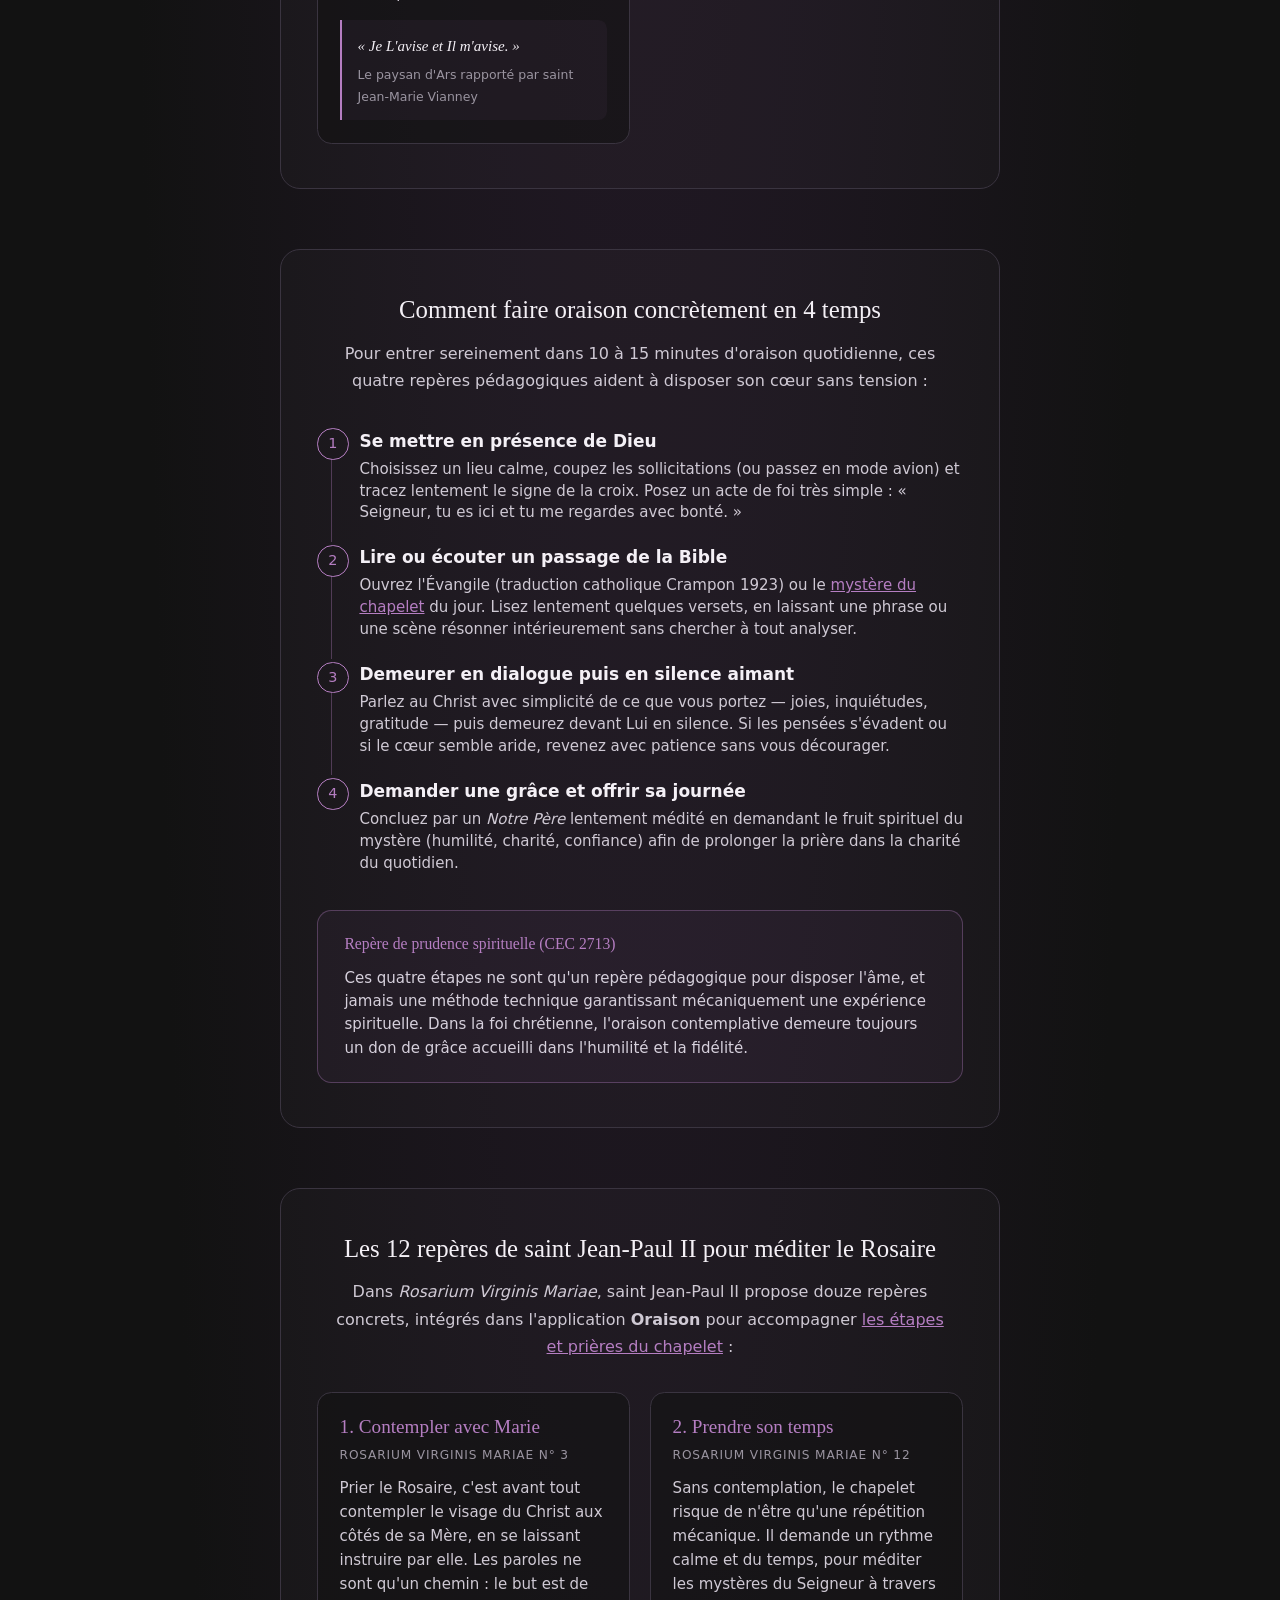
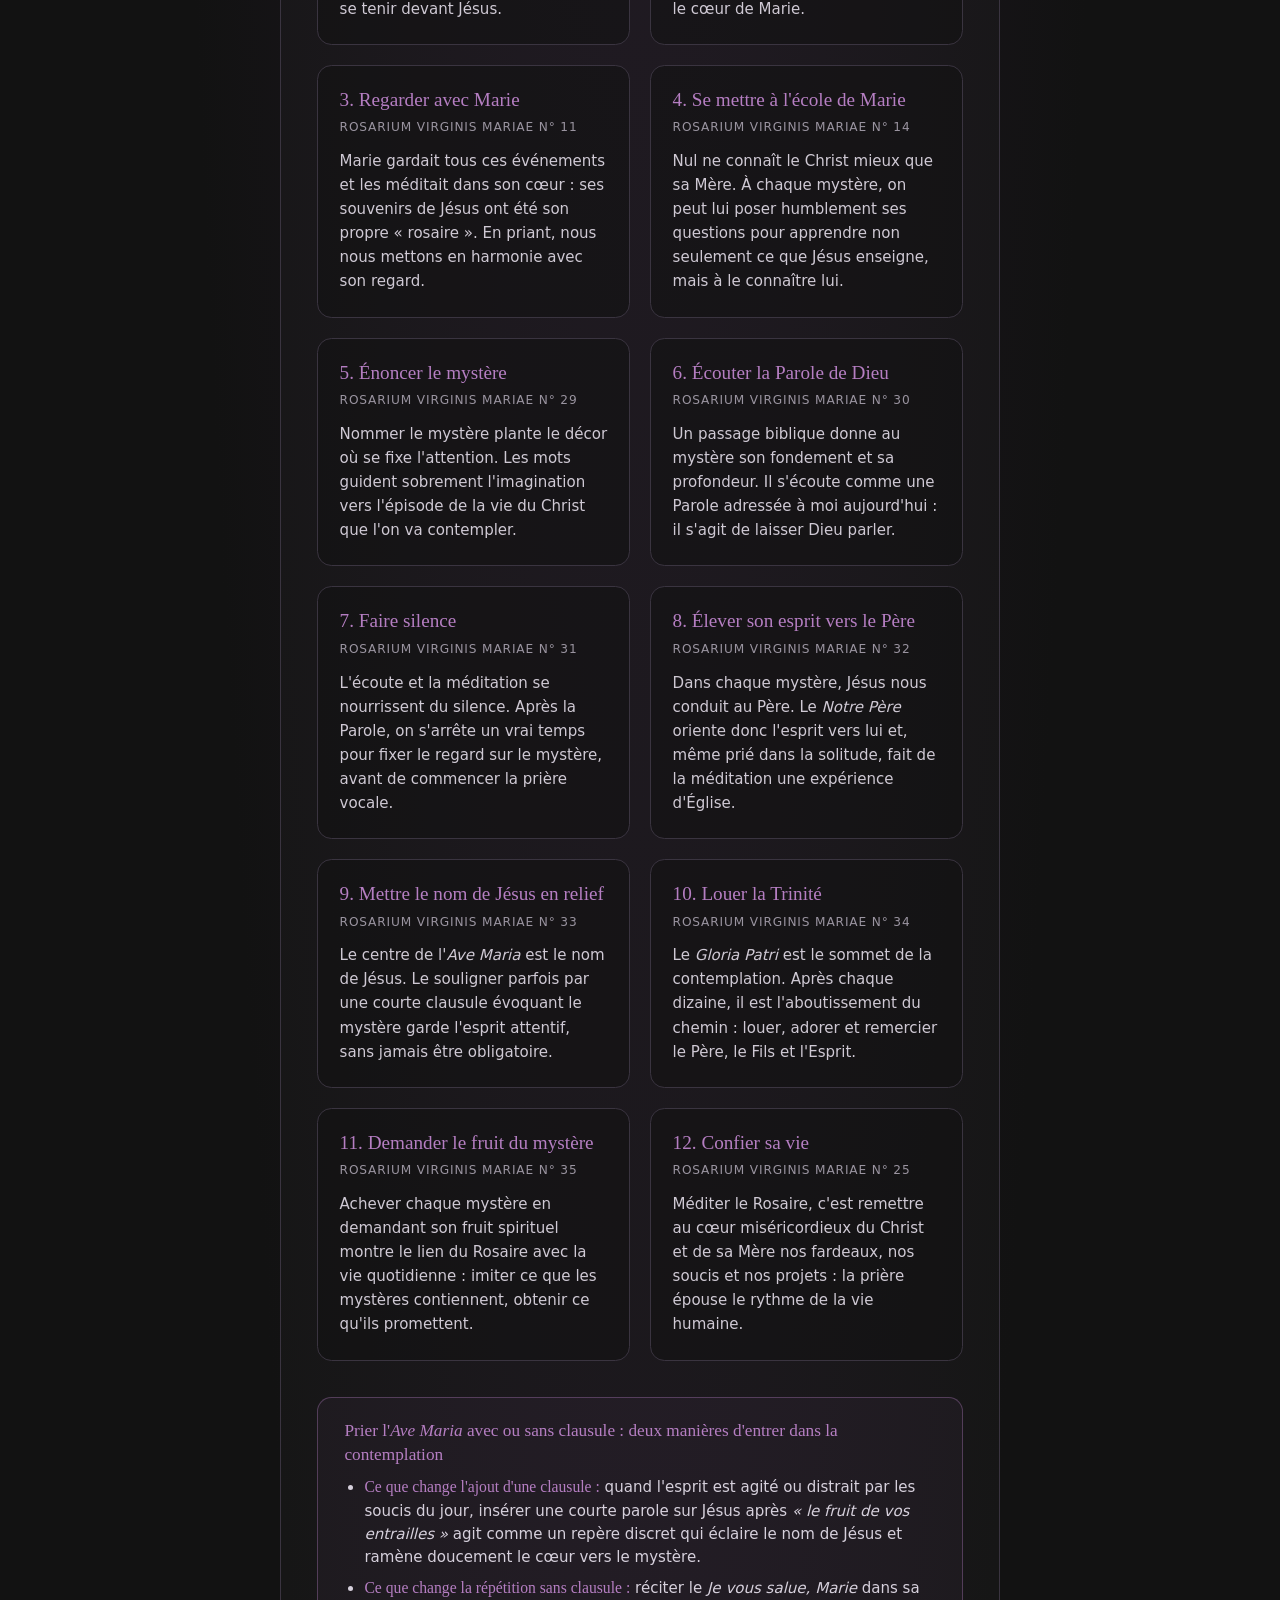
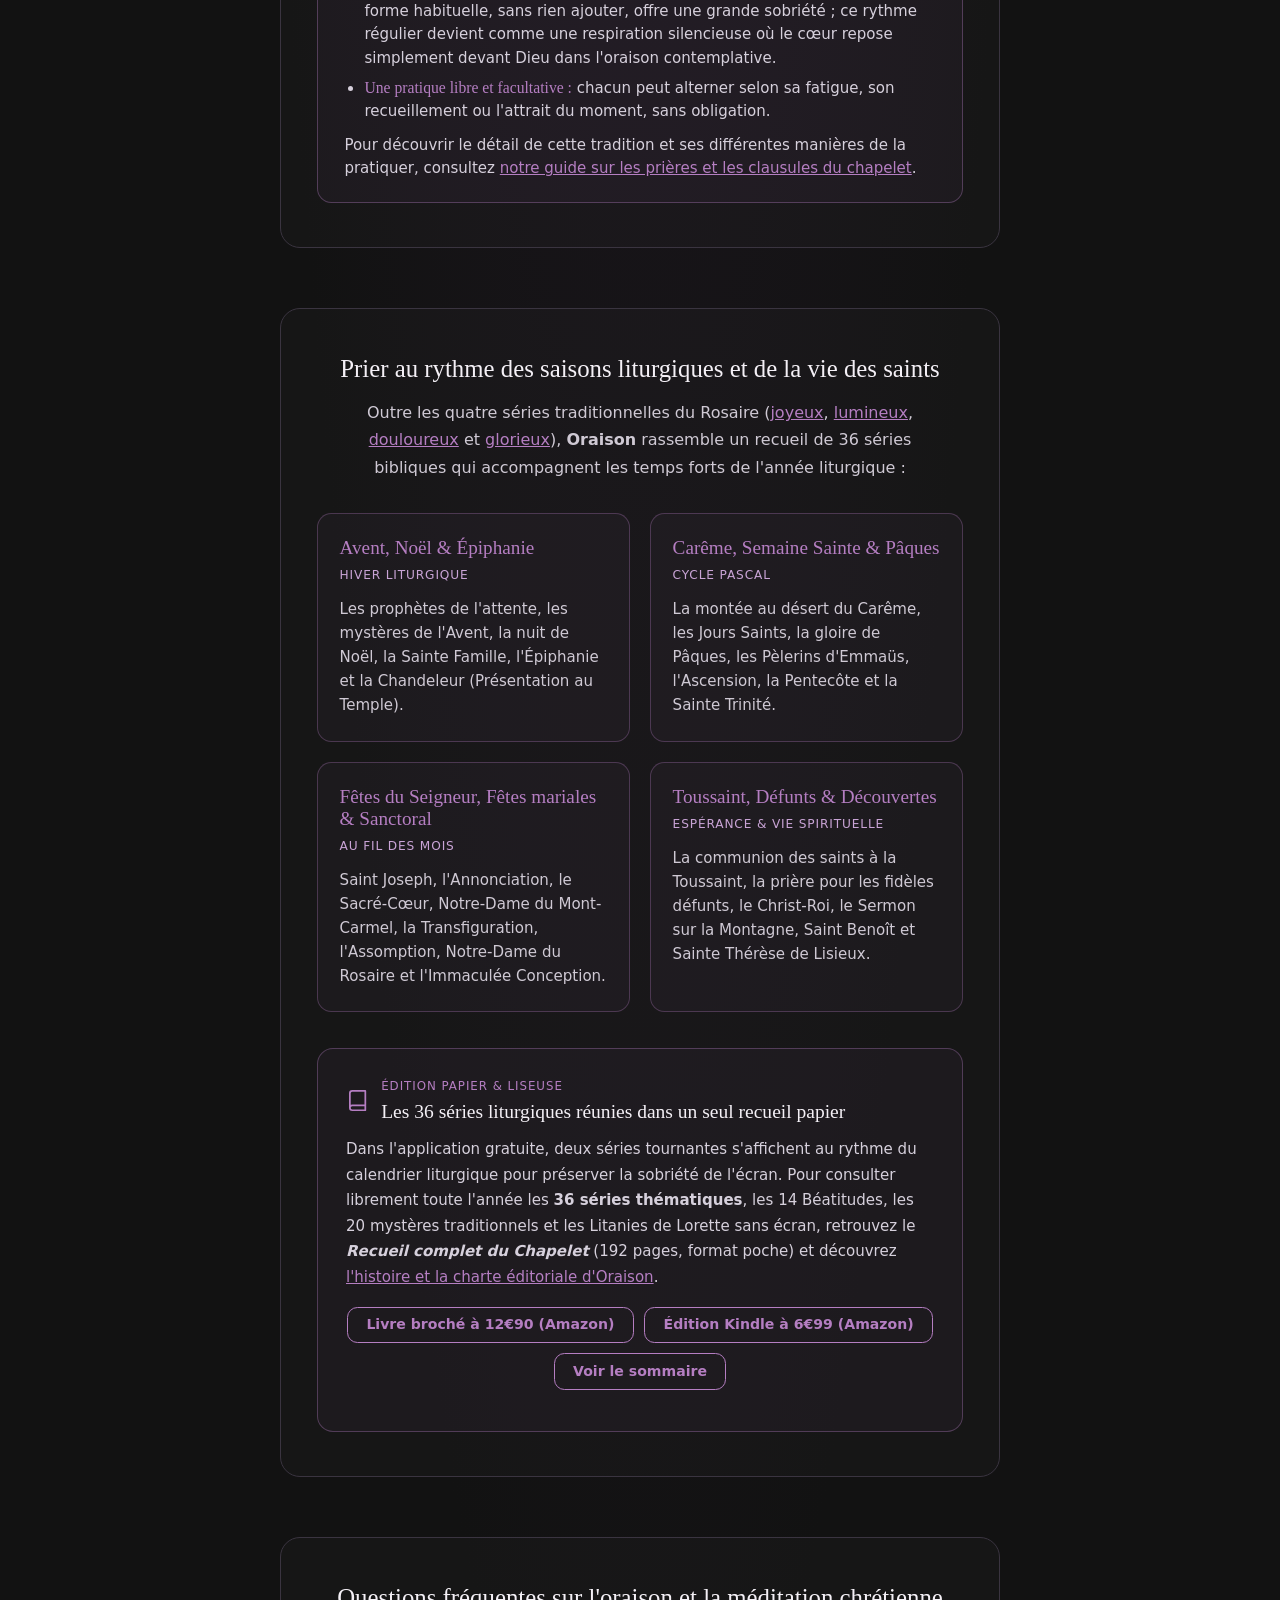
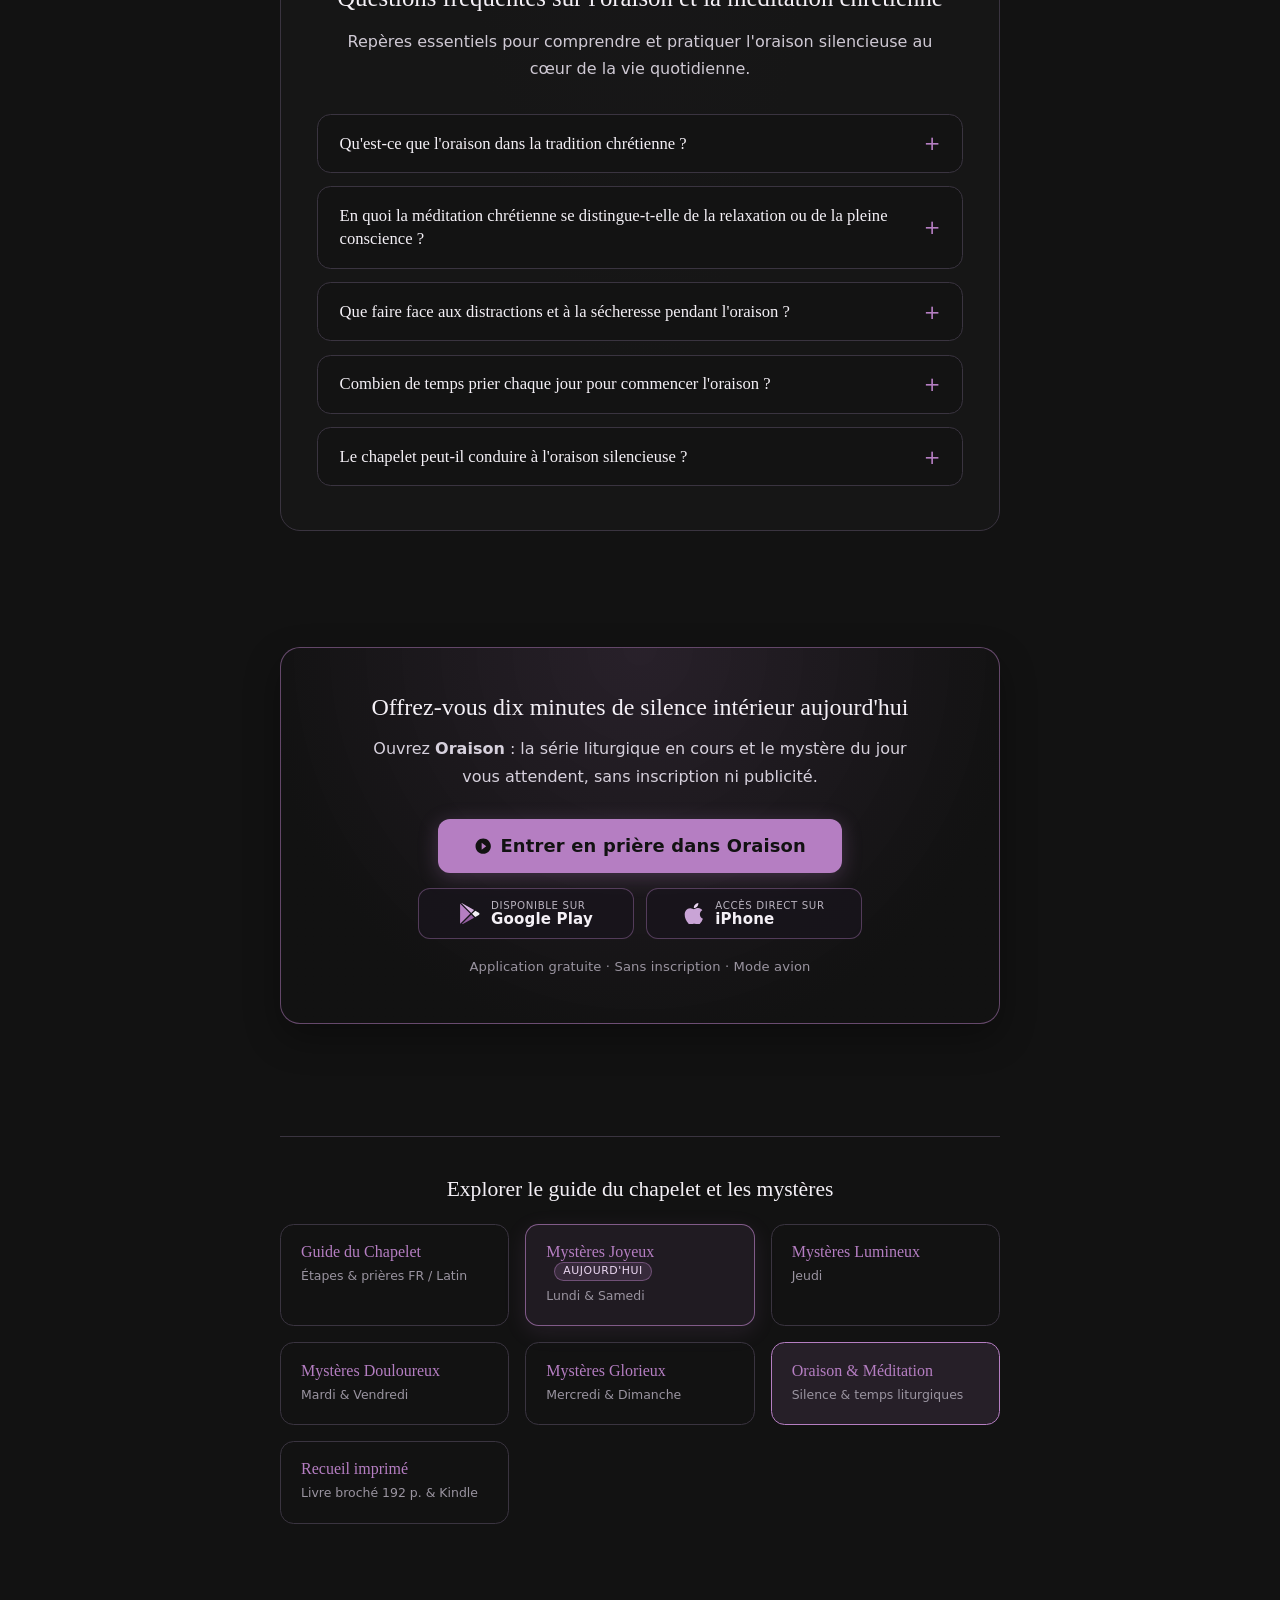
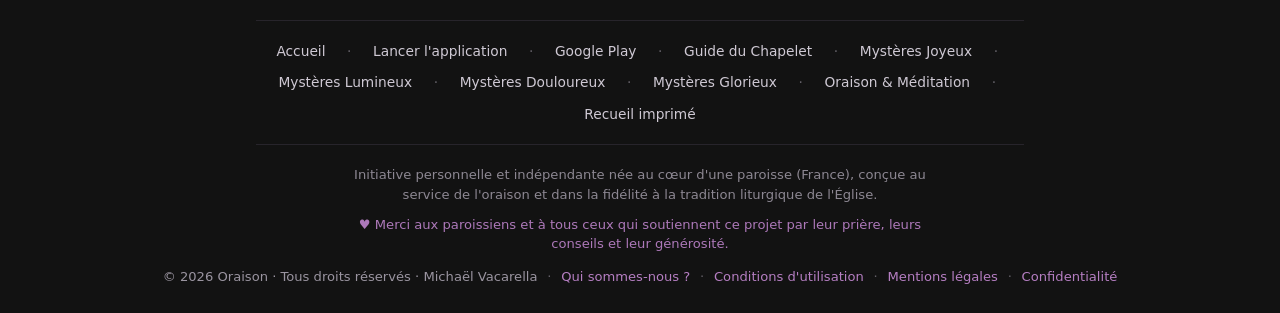
<file: oraison-meditation.html>
<!doctype html>
<html lang="fr">
<head>
  <meta charset="utf-8">
  <meta name="viewport" content="width=device-width, initial-scale=1">
  <title>Oraison et Méditation Chrétienne : comment prier — Oraison</title>
  <meta name="description" content="Comment faire oraison et vivre la méditation chrétienne avec la Bible : enseignements des saints, 12 repères de Jean-Paul II et temps liturgiques.">
  <meta name="robots" content="index,follow,max-image-preview:large">
  <meta name="theme-color" content="#121212">
  <link rel="icon" href="logo.svg" type="image/svg+xml">
  <link rel="icon" type="image/png" href="favicon.png" sizes="48x48">
  <link rel="apple-touch-icon" sizes="180x180" href="app/icons/apple-touch-icon.png">
  <link rel="manifest" href="app/manifest.json">
  <link rel="canonical" href="https://oraison.app/oraison-meditation.html">
  <link rel="prefetch" href="app/">
  <link rel="stylesheet" href="style.css">
  <script data-goatcounter="https://vacarelm.goatcounter.com/count" async src="https://gc.zgo.at/count.js"></script>

  <meta property="og:type" content="article">
  <meta property="og:locale" content="fr_FR">
  <meta property="og:site_name" content="Oraison">
  <meta property="og:title" content="Oraison et Méditation Chrétienne : guide, saints et silence intérieur">
  <meta property="og:description" content="Qu'est-ce que l'oraison ? Enseignements des grands saints maîtres d'oraison, guide pratique en 4 temps, 12 repères de saint Jean-Paul II et calendrier liturgique.">
  <meta property="og:image" content="https://oraison.app/og.png">
  <meta property="og:image:alt" content="Oraison et méditation chrétienne à la lumière de la Bible">
  <meta property="og:url" content="https://oraison.app/oraison-meditation.html">

  <meta name="twitter:card" content="summary_large_image">
  <meta name="twitter:title" content="Oraison et Méditation Chrétienne : comment prier — Oraison">
  <meta name="twitter:description" content="Guide de l'oraison et de la méditation chrétienne : saints maîtres d'oraison, méthode en 4 temps, 12 repères de Jean-Paul II et liturgie.">
  <meta name="twitter:image" content="https://oraison.app/og.png">

  <script type="application/ld+json">
  {
    "@context": "https://schema.org",
    "@graph": [
      {
        "@type": "BreadcrumbList",
        "itemListElement": [
          { "@type": "ListItem", "position": 1, "name": "Accueil", "item": "https://oraison.app/" },
          { "@type": "ListItem", "position": 2, "name": "Oraison & Méditation", "item": "https://oraison.app/oraison-meditation.html" }
        ]
      },
      {
        "@type": "Article",
        "headline": "L'Oraison et la Méditation Chrétienne à la lumière de la Bible et des saints",
        "description": "Introduction doctrinale et pratique à la prière d'oraison (CEC 2700-2724), distinction entre méditation chrétienne et relaxation, enseignements de cinq saints maîtres d'oraison, 12 repères de saint Jean-Paul II et temps liturgiques.",
        "image": "https://oraison.app/og.png",
        "datePublished": "2026-10-26",
        "dateModified": "2026-11-27",
        "inLanguage": "fr",
        "mainEntityOfPage": "https://oraison.app/oraison-meditation.html",
        "author": { "@type": "Organization", "name": "Oraison", "url": "https://oraison.app/" },
        "publisher": { "@type": "Organization", "name": "Oraison", "url": "https://oraison.app/", "logo": { "@type": "ImageObject", "url": "https://oraison.app/favicon.png" } },
        "mentions": [
          { "@type": "WebSite", "@id": "https://oraison.app/#website", "name": "Oraison", "url": "https://oraison.app/" },
          { "@type": "CreativeWork", "@id": "https://oraison.app/#book", "name": "Recueil complet du Chapelet, compilé par un priant", "url": "https://oraison.app/recueil-chapelet.html" }
        ]
      },
      {
        "@type": "HowTo",
        "name": "Comment faire oraison en 4 temps (repère pédagogique)",
        "description": "Repère simple issu de la tradition spirituelle catholique pour disposer son cœur à l'oraison et à la méditation de la Bible (traduction Crampon 1923).",
        "image": "https://oraison.app/og.png",
        "totalTime": "PT15M",
        "step": [
          { "@type": "HowToStep", "position": 1, "name": "Se mettre en présence de Dieu", "text": "Tracez lentement le signe de la croix et posez un acte de foi simple : Dieu est là et vous regarde avec amour." },
          { "@type": "HowToStep", "position": 2, "name": "Lire ou écouter un passage de la Bible", "text": "Ouvrez l'Évangile (traduction Crampon 1923) ou le mystère du jour du chapelet. Lisez lentement quelques versets sans chercher à tout analyser." },
          { "@type": "HowToStep", "position": 3, "name": "Demeurer en dialogue et en silence aimant", "text": "Répondez au Seigneur avec votre cœur, puis reposez simplement devant Lui dans le silence, sans vous troubler des distractions ni de la sécheresse." },
          { "@type": "HowToStep", "position": 4, "name": "Demander une grâce et offrir sa journée", "text": "Achevez par un Notre Père ou une courte prière d'offrande en demandant le fruit spirituel du mystère pour votre vie quotidienne." }
        ]
      },
      {
        "@type": "FAQPage",
        "mainEntity": [
          { "@type": "Question", "name": "Qu'est-ce que l'oraison dans la tradition chrétienne ?", "acceptedAnswer": { "@type": "Answer", "text": "Selon la définition de sainte Thérèse d'Avila reprise par le Catéchisme (CEC 2709), l'oraison est un « commerce intime d'amitié où l'on s'entretient souvent seul à seul avec ce Dieu dont on se sait aimé ». Elle se nourrit de la Bible et culmine dans un regard silencieux de foi." } },
          { "@type": "Question", "name": "En quoi la méditation chrétienne se distingue-t-elle de la relaxation ou de la pleine conscience ?", "acceptedAnswer": { "@type": "Answer", "text": "Alors que les techniques de relaxation ou de pleine conscience visent le relâchement psychologique ou une attention centrée sur ses propres sensations, la méditation chrétienne et l'oraison sont une relation vivante avec une Personne : le silence intérieur devient l'accueil de la Parole de Dieu et le regard posé sur le Christ." } },
          { "@type": "Question", "name": "Que faire face aux distractions et à la sécheresse pendant l'oraison ?", "acceptedAnswer": { "@type": "Answer", "text": "Ne jamais se décourager ni s'agiter. Saint François de Sales conseille de ramener « tout bellement » son cœur en présence de Dieu chaque fois qu'il s'égare, et sainte Thérèse d'Avila appelle à garder une ferme détermination : rester fidèle devant Dieu dans la sécheresse est déjà un acte d'amour précieux." } },
          { "@type": "Question", "name": "Combien de temps prier chaque jour pour commencer l'oraison ?", "acceptedAnswer": { "@type": "Answer", "text": "La sagesse des maîtres spirituels recommande la constance plutôt que l'excès : commencer par 10 à 15 minutes quotidiennes à un moment régulier de la journée (le matin ou le soir) permet d'ancrer l'oraison durablement dans la vie ordinaire." } },
          { "@type": "Question", "name": "Le chapelet peut-il conduire à l'oraison silencieuse ?", "acceptedAnswer": { "@type": "Answer", "text": "Oui. Lorsque l'esprit est fatigué ou dispersé, la prière vocale rythmée du chapelet apaise l'imagination, fixe le cœur sur les scènes de l'Évangile et ouvre naturellement la porte au recueillement silencieux de l'oraison." } }
        ]
      }
    ]
  }
  </script>
</head>
<body>
  <header class="page-topbar">
    <a href="/" class="brand-link" aria-label="Retour à l'accueil Oraison"><img src="logo.svg" alt="Logo Oraison" width="34" height="34"> <span>Oraison</span></a>
    <div class="topbar-actions">
      <a href="https://play.google.com/store/apps/details?id=app.oraison" target="_blank" rel="noopener" class="btn-store-compact" aria-label="Oraison sur Google Play">
        <svg class="playstore-icon" viewBox="0 0 24 24" aria-hidden="true">
          <path fill="#b57ec2" d="M1.337.924a1.486 1.486 0 0 0-.112.568v21.017c0 .217.045.419.124.6l11.155-11.087L1.337.924z"/>
          <path fill="#d7b4e2" d="M13.544 10.989l3.258-3.238L3.45.195a1.466 1.466 0 0 0-.946-.179l11.04 10.973z"/>
          <path fill="#935fa0" d="M13.544 13.056l-11 10.933c.298.036.612-.016.906-.183l13.324-7.54-3.23-3.21z"/>
          <path fill="#f4f0f6" d="M22.018 13.298l-3.919 2.218-3.515-3.493 3.543-3.521 3.891 2.202a1.49 1.49 0 0 1 0 2.594z"/>
        </svg>
        <span>Android</span>
      </a>
      <a href="app/" class="btn-store-compact" data-track="ios-webapp-click" aria-label="Accès direct sur iPhone">
        <svg class="playstore-icon" viewBox="2.995 3 18.003 18.003" aria-hidden="true">
          <path fill="#c9a4d6" d="M17.05 20.28c-.98.95-2.05.8-3.08.35-1.09-.46-2.09-.48-3.24 0-1.44.62-2.2.44-3.06-.35C2.79 15.25 3.51 7.59 9.05 7.31c1.35.07 2.29.74 3.08.8 1.18-.24 2.31-.93 3.57-.84 1.51.12 2.65.72 3.4 1.8-3.12 1.87-2.38 5.98.48 7.13-.57 1.5-1.31 2.99-2.54 4.09z"/>
          <path fill="#ebd7f2" d="M12.03 7.25c-.15-2.23 1.66-4.07 3.74-4.25.29 2.58-2.34 4.5-3.74 4.25z"/>
        </svg>
        <span>iPhone</span>
      </a>
      <a href="app/" class="btn btn-compact" data-track="cta-topbar-oraison">Ouvrir l'application</a>
    </div>
  </header>

  <main class="pillar-main">
    <nav class="breadcrumb" aria-label="Fil d'Ariane">
      <ol>
        <li><a href="/">Accueil</a></li>
        <li aria-hidden="true">›</li>
        <li><span aria-current="page">Oraison &amp; Méditation</span></li>
      </ol>
    </nav>

    <div class="pillar-hero">
      <p class="kicker-badge">Silence · Parole · Liturgie</p>
      <h1>L'Oraison et la Méditation Chrétienne à la lumière de la Bible</h1>
      <p class="lead">Entrer en <strong>oraison</strong>, c'est déposer un instant l'agitation du quotidien pour se tenir en présence de Dieu. Portée par le <a href="prier-le-chapelet.html">chapelet</a> et l'Évangile, la prière vocale devient un cœur à cœur silencieux.</p>
    </div>

    <nav class="quick-nav" aria-label="Accès rapide aux sections">
      <a href="#sens-oraison">1. Sens de l'oraison</a>
      <a href="#maitres-oraison">2. Les saints maîtres</a>
      <a href="#methode-oraison">3. Faire oraison en 4 temps</a>
      <a href="#conseils-jean-paul-ii">4. Les 12 repères de Jean-Paul II</a>
      <a href="#temps-liturgiques">5. Les 36 séries liturgiques</a>
      <a href="#faq-oraison-title">6. Questions fréquentes</a>
    </nav>

    <section class="editorial" aria-labelledby="sens-oraison">
      <h2 id="sens-oraison">Prière vocale, méditation et oraison : trois expressions d'une même vie</h2>
      <p>Le <em>Catéchisme de l'Église catholique</em> (n° 2700–2724) distingue trois expressions complémentaires de la prière chrétienne, qui forment un seul mouvement d'amour vers Dieu.</p>
      <ul class="pillars">
        <li>
          <h3>La prière vocale, porte incarnée du cœur (CEC 2700–2704)</h3>
          <span>Parce que l'homme est corps et esprit, la prière s'exprime d'abord par des mots — à l'école du <em>Notre Père</em> que Jésus nous a donné. La prière vocale devient authentique lorsque le cœur veille avec les lèvres.</span>
        </li>
        <li>
          <h3>La méditation chrétienne : chercher Dieu dans la Bible (CEC 2705–2708)</h3>
          <span>Méditer, c'est mobiliser sa pensée, son imagination, son émotion et son désir devant la Parole de Dieu (Évangiles, Psaumes, mystères du <a href="prier-le-chapelet.html">chapelet</a>) pour comprendre ce que le Seigneur demande aujourd'hui à notre vie.</span>
        </li>
        <li>
          <h3>L'oraison et la méditation chrétienne face à la relaxation (CEC 2709–2719)</h3>
          <span>Alors que les techniques de relaxation ou de pleine conscience visent le relâchement psychologique ou une attention centrée sur ses propres sensations, la méditation chrétienne et l'oraison sont une relation vivante avec une Personne : le silence intérieur devient l'accueil de la Parole de Dieu et le regard posé sur le Christ.</span>
        </li>
        <li>
          <h3>Comment le Rosaire unit ces trois chemins</h3>
          <span>Lorsque l'esprit est fatigué, la répétition paisible du <em>Je vous salue Marie</em> agit comme une ancre douce qui apaise l'imagination, tandis que l'Évangile nourrit la méditation et ouvre peu à peu au silence de l'oraison. L'application <strong>Oraison</strong> sert cet unique recueillement : aucune notification, aucun fil d'actualité, ni compteur chiffré, mais la Bible (Crampon 1923) sur un écran sombre reposant.</span>
        </li>
      </ul>
    </section>

    <section class="editorial" id="maitres-oraison" aria-labelledby="maitres-title">
      <h2 id="maitres-title">Cinq saints maîtres d'oraison : témoignages et enseignement</h2>
      <p>L'oraison ne s'invente pas seule : elle s'apprend auprès des saints qui ont traversé les joies, les distractions et les sécheresses de la vie de prière.</p>

      <div class="mysteries-grid">
        <article class="mystery-item">
          <h3>Sainte Thérèse d'Avila</h3>
          <p class="mystery-days">Livre de la Vie (ch. 8) · CEC 2709</p>
          <p>Docteur de l'Église, elle définit l'oraison comme une relation d'amitié et invite à garder une « ferme détermination » (<em>determinada determinación</em>) pour ne jamais abandonner ce rendez-vous dans les temps de sécheresse.</p>
          <div class="saint-quote">
            <blockquote>« L'oraison mentale n'est à mon avis autre chose qu'un commerce intime d'amitié où l'on s'entretient souvent seul à seul avec ce Dieu dont on se sait aimé. »</blockquote>
            <cite>Sainte Thérèse d'Avila</cite>
          </div>
        </article>

        <article class="mystery-item">
          <h3>Saint Jean de la Croix</h3>
          <p class="mystery-days">Dits de lumière et d'amour (n° 99) · Montée du Carmel (II, 22)</p>
          <p>Quand les paroles humaines s'épuisent, le Père nous a tout donné dans son Fils. L'oraison devient alors écoute pure et « silencieux amour » devant Dieu.</p>
          <div class="saint-quote">
            <blockquote>« Une parole a dite le Père, qui fut son Fils, et elle parle toujours en éternel silence, et en silence elle doit être écoutée par l'âme. »</blockquote>
            <cite>Saint Jean de la Croix</cite>
          </div>
        </article>

        <article class="mystery-item">
          <h3>Sainte Thérèse de Lisieux</h3>
          <p class="mystery-days">Manuscrit C · CEC 2558</p>
          <p>Loin des longs discours, la petite Thérèse ouvre la voie d'une oraison confiante accessible à chacun, au cœur de la faiblesse et de l'ordinaire.</p>
          <div class="saint-quote">
            <blockquote>« Pour moi, la prière, c'est un élan du cœur, c'est un simple regard jeté vers le Ciel, c'est un cri de reconnaissance et d'amour au sein de l'épreuve comme au sein de la joie. »</blockquote>
            <cite>Sainte Thérèse de Lisieux</cite>
          </div>
        </article>

        <article class="mystery-item">
          <h3>Saint François de Sales</h3>
          <p class="mystery-days">Introduction à la vie dévote (IV<sup>e</sup> partie, ch. 11)</p>
          <p>Pour l'évêque de Genève, même mille distractions ne gâchent pas l'oraison si l'on revient avec douceur vers Dieu, comme l'aiguille de la boussole cherche toujours le Nord.</p>
          <div class="saint-quote">
            <blockquote>« Que s'il est égaré, avant toutes choses, cherchez-le et le ramenez tout bellement en la présence de Dieu, remettant vos affections et désirs sous l'obéissance et conduite de sa divine volonté. »</blockquote>
            <cite>Saint François de Sales</cite>
          </div>
        </article>

        <article class="mystery-item">
          <h3>Saint Jean-Marie Vianney</h3>
          <p class="mystery-days">Le Curé d'Ars · CEC 2715</p>
          <p>Devant le tabernacle d'Ars, un paysan restait longuement en silence sans remuer les lèvres. Interrogé par le saint curé sur ce qu'il faisait là des heures entières, il répondit par l'une des plus belles définitions de l'oraison contemplative.</p>
          <div class="saint-quote">
            <blockquote>« Je L'avise et Il m'avise. »</blockquote>
            <cite>Le paysan d'Ars rapporté par saint Jean-Marie Vianney</cite>
          </div>
        </article>
      </div>
    </section>

    <section class="editorial" id="methode-oraison" aria-labelledby="methode-title">
      <h2 id="methode-title">Comment faire oraison concrètement en 4 temps</h2>
      <p>Pour entrer sereinement dans 10 à 15 minutes d'oraison quotidienne, ces quatre repères pédagogiques aident à disposer son cœur sans tension :</p>
      <ol class="steps">
        <li>
          <strong>Se mettre en présence de Dieu</strong>
          <span>Choisissez un lieu calme, coupez les sollicitations (ou passez en mode avion) et tracez lentement le signe de la croix. Posez un acte de foi très simple : « Seigneur, tu es ici et tu me regardes avec bonté. »</span>
        </li>
        <li>
          <strong>Lire ou écouter un passage de la Bible</strong>
          <span>Ouvrez l'Évangile (traduction catholique Crampon 1923) ou le <a href="prier-le-chapelet.html">mystère du chapelet</a> du jour. Lisez lentement quelques versets, en laissant une phrase ou une scène résonner intérieurement sans chercher à tout analyser.</span>
        </li>
        <li>
          <strong>Demeurer en dialogue puis en silence aimant</strong>
          <span>Parlez au Christ avec simplicité de ce que vous portez — joies, inquiétudes, gratitude — puis demeurez devant Lui en silence. Si les pensées s'évadent ou si le cœur semble aride, revenez avec patience sans vous décourager.</span>
        </li>
        <li>
          <strong>Demander une grâce et offrir sa journée</strong>
          <span>Concluez par un <em>Notre Père</em> lentement médité en demandant le fruit spirituel du mystère (humilité, charité, confiance) afin de prolonger la prière dans la charité du quotidien.</span>
        </li>
      </ol>
      <div class="transparency-note">
        <p><strong>Repère de prudence spirituelle (CEC 2713)</strong></p>
        <p>Ces quatre étapes ne sont qu'un repère pédagogique pour disposer l'âme, et jamais une méthode technique garantissant mécaniquement une expérience spirituelle. Dans la foi chrétienne, l'oraison contemplative demeure toujours un don de grâce accueilli dans l'humilité et la fidélité.</p>
      </div>
    </section>

    <section class="editorial" id="conseils-jean-paul-ii" aria-labelledby="rvm-title">
      <h2 id="rvm-title">Les 12 repères de saint Jean-Paul II pour méditer le Rosaire</h2>
      <p>Dans <em>Rosarium Virginis Mariae</em>, saint Jean-Paul II propose douze repères concrets, intégrés dans l'application <strong>Oraison</strong> pour accompagner <a href="prier-le-chapelet.html">les étapes et prières du chapelet</a> :</p>
      <div class="mysteries-grid">
        <article class="mystery-item"><h3>1. Contempler avec Marie</h3> <p class="mystery-days">Rosarium Virginis Mariae n° 3</p> <p>Prier le Rosaire, c'est avant tout contempler le visage du Christ aux côtés de sa Mère, en se laissant instruire par elle. Les paroles ne sont qu'un chemin : le but est de se tenir devant Jésus.</p></article>
        <article class="mystery-item"><h3>2. Prendre son temps</h3> <p class="mystery-days">Rosarium Virginis Mariae n° 12</p> <p>Sans contemplation, le chapelet risque de n'être qu'une répétition mécanique. Il demande un rythme calme et du temps, pour méditer les mystères du Seigneur à travers le cœur de Marie.</p></article>
        <article class="mystery-item"><h3>3. Regarder avec Marie</h3> <p class="mystery-days">Rosarium Virginis Mariae n° 11</p> <p>Marie gardait tous ces événements et les méditait dans son cœur : ses souvenirs de Jésus ont été son propre « rosaire ». En priant, nous nous mettons en harmonie avec son regard.</p></article>
        <article class="mystery-item"><h3>4. Se mettre à l'école de Marie</h3> <p class="mystery-days">Rosarium Virginis Mariae n° 14</p> <p>Nul ne connaît le Christ mieux que sa Mère. À chaque mystère, on peut lui poser humblement ses questions pour apprendre non seulement ce que Jésus enseigne, mais à le connaître lui.</p></article>
        <article class="mystery-item"><h3>5. Énoncer le mystère</h3> <p class="mystery-days">Rosarium Virginis Mariae n° 29</p> <p>Nommer le mystère plante le décor où se fixe l'attention. Les mots guident sobrement l'imagination vers l'épisode de la vie du Christ que l'on va contempler.</p></article>
        <article class="mystery-item"><h3>6. Écouter la Parole de Dieu</h3> <p class="mystery-days">Rosarium Virginis Mariae n° 30</p> <p>Un passage biblique donne au mystère son fondement et sa profondeur. Il s'écoute comme une Parole adressée à moi aujourd'hui : il s'agit de laisser Dieu parler.</p></article>
        <article class="mystery-item"><h3>7. Faire silence</h3> <p class="mystery-days">Rosarium Virginis Mariae n° 31</p> <p>L'écoute et la méditation se nourrissent du silence. Après la Parole, on s'arrête un vrai temps pour fixer le regard sur le mystère, avant de commencer la prière vocale.</p></article>
        <article class="mystery-item"><h3>8. Élever son esprit vers le Père</h3> <p class="mystery-days">Rosarium Virginis Mariae n° 32</p> <p>Dans chaque mystère, Jésus nous conduit au Père. Le <em>Notre Père</em> oriente donc l'esprit vers lui et, même prié dans la solitude, fait de la méditation une expérience d'Église.</p></article>
        <article class="mystery-item"><h3>9. Mettre le nom de Jésus en relief</h3> <p class="mystery-days">Rosarium Virginis Mariae n° 33</p> <p>Le centre de l'<em>Ave Maria</em> est le nom de Jésus. Le souligner parfois par une courte clausule évoquant le mystère garde l'esprit attentif, sans jamais être obligatoire.</p></article>
        <article class="mystery-item"><h3>10. Louer la Trinité</h3> <p class="mystery-days">Rosarium Virginis Mariae n° 34</p> <p>Le <em>Gloria Patri</em> est le sommet de la contemplation. Après chaque dizaine, il est l'aboutissement du chemin : louer, adorer et remercier le Père, le Fils et l'Esprit.</p></article>
        <article class="mystery-item"><h3>11. Demander le fruit du mystère</h3> <p class="mystery-days">Rosarium Virginis Mariae n° 35</p> <p>Achever chaque mystère en demandant son fruit spirituel montre le lien du Rosaire avec la vie quotidienne : imiter ce que les mystères contiennent, obtenir ce qu'ils promettent.</p></article>
        <article class="mystery-item"><h3>12. Confier sa vie</h3> <p class="mystery-days">Rosarium Virginis Mariae n° 25</p> <p>Méditer le Rosaire, c'est remettre au cœur miséricordieux du Christ et de sa Mère nos fardeaux, nos soucis et nos projets : la prière épouse le rythme de la vie humaine.</p></article>
      </div>

      <div class="transparency-note">
        <h3>Prier l'<em>Ave Maria</em> avec ou sans clausule : deux manières d'entrer dans la contemplation</h3>
        <ul>
          <li><strong>Ce que change l'ajout d'une clausule :</strong> quand l'esprit est agité ou distrait par les soucis du jour, insérer une courte parole sur Jésus après <em>« le fruit de vos entrailles »</em> agit comme un repère discret qui éclaire le nom de Jésus et ramène doucement le cœur vers le mystère.</li>
          <li><strong>Ce que change la répétition sans clausule :</strong> réciter le <em>Je vous salue, Marie</em> dans sa forme habituelle, sans rien ajouter, offre une grande sobriété ; ce rythme régulier devient comme une respiration silencieuse où le cœur repose simplement devant Dieu dans l'oraison contemplative.</li>
          <li><strong>Une pratique libre et facultative :</strong> chacun peut alterner selon sa fatigue, son recueillement ou l'attrait du moment, sans obligation.</li>
        </ul>
        <p>Pour découvrir le détail de cette tradition et ses différentes manières de la pratiquer, consultez <a href="prier-le-chapelet.html#clausules-title">notre guide sur les prières et les clausules du chapelet</a>.</p>
      </div>
    </section>

    <section class="editorial" id="temps-liturgiques" aria-labelledby="liturgie-title">
      <h2 id="liturgie-title">Prier au rythme des saisons liturgiques et de la vie des saints</h2>
      <p>Outre les quatre séries traditionnelles du Rosaire (<a href="mysteres-joyeux.html">joyeux</a>, <a href="mysteres-lumineux.html">lumineux</a>, <a href="mysteres-douloureux.html">douloureux</a> et <a href="mysteres-glorieux.html">glorieux</a>), <strong>Oraison</strong> rassemble un recueil de 36 séries bibliques qui accompagnent les temps forts de l'année liturgique :</p>
      <div class="mysteries-extra-grid">
        <article class="mystery-item mystery-item-special"><h3>Avent, Noël &amp; Épiphanie</h3> <p class="mystery-days">Hiver liturgique</p> <p>Les prophètes de l'attente, les mystères de l'Avent, la nuit de Noël, la Sainte Famille, l'Épiphanie et la Chandeleur (Présentation au Temple).</p></article>
        <article class="mystery-item mystery-item-special"><h3>Carême, Semaine Sainte &amp; Pâques</h3> <p class="mystery-days">Cycle pascal</p> <p>La montée au désert du Carême, les Jours Saints, la gloire de Pâques, les Pèlerins d'Emmaüs, l'Ascension, la Pentecôte et la Sainte Trinité.</p></article>
        <article class="mystery-item mystery-item-special"><h3>Fêtes du Seigneur, Fêtes mariales &amp; Sanctoral</h3> <p class="mystery-days">Au fil des mois</p> <p>Saint Joseph, l'Annonciation, le Sacré-Cœur, Notre-Dame du Mont-Carmel, la Transfiguration, l'Assomption, Notre-Dame du Rosaire et l'Immaculée Conception.</p></article>
        <article class="mystery-item mystery-item-special"><h3>Toussaint, Défunts &amp; Découvertes</h3> <p class="mystery-days">Espérance &amp; Vie spirituelle</p> <p>La communion des saints à la Toussaint, la prière pour les fidèles défunts, le Christ-Roi, le Sermon sur la Montagne, Saint Benoît et Sainte Thérèse de Lisieux.</p></article>
      </div>

      <div class="book-card" role="region" aria-labelledby="recueil-oraison-title">
        <div class="book-card-header">
          <svg class="book-card-icon" viewBox="0 0 24 24" fill="none" stroke="currentColor" stroke-width="1.8" stroke-linecap="round" stroke-linejoin="round" aria-hidden="true"><path d="M4 19.5v-15A2.5 2.5 0 0 1 6.5 2H20v20H6.5a2.5 2.5 0 0 1 0-5H20"/></svg>
          <div>
            <span class="book-card-kicker">Édition papier &amp; liseuse</span>
            <h3 id="recueil-oraison-title">Les 36 séries liturgiques réunies dans un seul recueil papier</h3>
          </div>
        </div>
        <p>Dans l'application gratuite, deux séries tournantes s'affichent au rythme du calendrier liturgique pour préserver la sobriété de l'écran. Pour consulter librement toute l'année les <strong>36 séries thématiques</strong>, les 14 Béatitudes, les 20 mystères traditionnels et les Litanies de Lorette sans écran, retrouvez le <strong><em>Recueil complet du Chapelet</em></strong> (192 pages, format poche) et découvrez <a href="qui-sommes-nous.html">l'histoire et la charte éditoriale d'Oraison</a>.</p>
        <p class="transparency-action">
          <a class="btn btn-outline btn-compact" href="https://www.amazon.fr/dp/B0HSJ7JQ4R" target="_blank" rel="noopener" data-track="kdp-broche-oraison" aria-label="Découvrir le Recueil complet du Chapelet en livre broché à 12€90 sur Amazon">Livre broché à 12€90 (Amazon)</a>
          <a class="btn btn-outline btn-compact" href="https://www.amazon.fr/dp/B0HSCCVM53" target="_blank" rel="noopener" data-track="kdp-kindle-oraison" aria-label="Découvrir le Recueil complet du Chapelet en édition Kindle à 6€99 sur Amazon">Édition Kindle à 6€99 (Amazon)</a>
          <a class="btn btn-outline btn-compact" href="recueil-chapelet.html" data-track="kdp-details-oraison">Voir le sommaire</a>
        </p>
      </div>
    </section>

    <section class="editorial" aria-labelledby="faq-oraison-title">
      <h2 id="faq-oraison-title">Questions fréquentes sur l'oraison et la méditation chrétienne</h2>
      <p>Repères essentiels pour comprendre et pratiquer l'oraison silencieuse au cœur de la vie quotidienne.</p>
      <div class="faq-list">
        <details class="faq-item">
          <summary>Qu'est-ce que l'oraison dans la tradition chrétienne ?</summary>
          <div class="faq-answer"><p>Selon la définition de sainte Thérèse d'Avila reprise par le Catéchisme (CEC 2709), l'oraison est un « commerce intime d'amitié où l'on s'entretient souvent seul à seul avec ce Dieu dont on se sait aimé ». Elle se nourrit de la Bible et culmine dans un regard silencieux de foi.</p></div>
        </details>
        <details class="faq-item">
          <summary>En quoi la méditation chrétienne se distingue-t-elle de la relaxation ou de la pleine conscience ?</summary>
          <div class="faq-answer"><p>Alors que les techniques de relaxation ou de pleine conscience visent le relâchement psychologique ou une attention centrée sur ses propres sensations, la méditation chrétienne et l'oraison sont une relation vivante avec une Personne : le silence intérieur devient l'accueil de la Parole de Dieu et le regard posé sur le Christ.</p></div>
        </details>
        <details class="faq-item">
          <summary>Que faire face aux distractions et à la sécheresse pendant l'oraison ?</summary>
          <div class="faq-answer"><p>Ne jamais se décourager ni s'agiter. Saint François de Sales conseille de ramener « tout bellement » son cœur en présence de Dieu chaque fois qu'il s'égare, et sainte Thérèse d'Avila appelle à garder une ferme détermination : rester fidèle devant Dieu dans la sécheresse est déjà un acte d'amour précieux.</p></div>
        </details>
        <details class="faq-item">
          <summary>Combien de temps prier chaque jour pour commencer l'oraison ?</summary>
          <div class="faq-answer"><p>La sagesse des maîtres spirituels recommande la constance plutôt que l'excès : commencer par 10 à 15 minutes quotidiennes à un moment régulier de la journée (le matin ou le soir) permet d'ancrer l'oraison durablement dans la vie ordinaire.</p></div>
        </details>
        <details class="faq-item">
          <summary>Le chapelet peut-il conduire à l'oraison silencieuse ?</summary>
          <div class="faq-answer"><p>Oui. Lorsque l'esprit est fatigué ou dispersé, la prière vocale rythmée du <a href="prier-le-chapelet.html">chapelet</a> apaise l'imagination, fixe le cœur sur les scènes de l'Évangile et ouvre naturellement la porte au recueillement silencieux de l'oraison.</p></div>
        </details>
      </div>
    </section>

    <aside class="cta-tunnel" aria-label="Commencer l'oraison dans l'application">
      <h3>Offrez-vous dix minutes de silence intérieur aujourd'hui</h3>
      <p>Ouvrez <strong>Oraison</strong> : la série liturgique en cours et le mystère du jour vous attendent, sans inscription ni publicité.</p>
      <div class="cta-actions">
        <a class="btn btn-primary" href="app/" data-track="cta-bottom-oraison">
          <svg viewBox="0 0 24 24" aria-hidden="true"><path d="M12 2C6.48 2 2 6.48 2 12s4.48 10 10 10 10-4.48 10-10S17.52 2 12 2zm-2 14.5v-9l6 4.5-6 4.5z" fill="currentColor"/></svg>
          Entrer en prière dans Oraison
        </a>
        <div class="hero-store">
          <a class="btn-store" href="https://play.google.com/store/apps/details?id=app.oraison" target="_blank" rel="noopener" aria-label="Télécharger Oraison sur Google Play">
            <svg class="playstore-icon" viewBox="0 0 24 24" aria-hidden="true">
              <path fill="#b57ec2" d="M1.337.924a1.486 1.486 0 0 0-.112.568v21.017c0 .217.045.419.124.6l11.155-11.087L1.337.924z"/>
              <path fill="#d7b4e2" d="M13.544 10.989l3.258-3.238L3.45.195a1.466 1.466 0 0 0-.946-.179l11.04 10.973z"/>
              <path fill="#935fa0" d="M13.544 13.056l-11 10.933c.298.036.612-.016.906-.183l13.324-7.54-3.23-3.21z"/>
              <path fill="#f4f0f6" d="M22.018 13.298l-3.919 2.218-3.515-3.493 3.543-3.521 3.891 2.202a1.49 1.49 0 0 1 0 2.594z"/>
            </svg>
            <span class="btn-store-text">
              <span class="btn-store-kicker">Disponible sur</span>
              <span class="btn-store-title">Google Play</span>
            </span>
          </a>
          <a class="btn-store" href="app/" data-track="ios-webapp-click" aria-label="Accès direct à l'application Oraison sur iPhone et iPad">
            <svg class="playstore-icon" viewBox="2.995 3 18.003 18.003" aria-hidden="true">
              <path fill="#c9a4d6" d="M17.05 20.28c-.98.95-2.05.8-3.08.35-1.09-.46-2.09-.48-3.24 0-1.44.62-2.2.44-3.06-.35C2.79 15.25 3.51 7.59 9.05 7.31c1.35.07 2.29.74 3.08.8 1.18-.24 2.31-.93 3.57-.84 1.51.12 2.65.72 3.4 1.8-3.12 1.87-2.38 5.98.48 7.13-.57 1.5-1.31 2.99-2.54 4.09z"/>
              <path fill="#ebd7f2" d="M12.03 7.25c-.15-2.23 1.66-4.07 3.74-4.25.29 2.58-2.34 4.5-3.74 4.25z"/>
            </svg>
            <span class="btn-store-text">
              <span class="btn-store-kicker">Accès direct sur</span>
              <span class="btn-store-title">iPhone</span>
            </span>
          </a>
        </div>
      </div>
      <p class="cta-reassurance">Application gratuite · Sans inscription · Mode avion</p>
    </aside>

    <nav class="silo-section" aria-label="Explorer le Rosaire et ses mystères">
      <h3>Explorer le guide du chapelet et les mystères</h3>
      <div class="silo-grid">
        <a href="prier-le-chapelet.html" class="silo-card"><strong>Guide du Chapelet</strong> <small>Étapes &amp; prières FR / Latin</small></a>
        <a href="mysteres-joyeux.html" class="silo-card" data-days="1,6"><strong>Mystères Joyeux</strong> <small>Lundi &amp; Samedi</small></a>
        <a href="mysteres-lumineux.html" class="silo-card" data-days="4"><strong>Mystères Lumineux</strong> <small>Jeudi</small></a>
        <a href="mysteres-douloureux.html" class="silo-card" data-days="2,5"><strong>Mystères Douloureux</strong> <small>Mardi &amp; Vendredi</small></a>
        <a href="mysteres-glorieux.html" class="silo-card" data-days="0,3"><strong>Mystères Glorieux</strong> <small>Mercredi &amp; Dimanche</small></a>
        <a href="oraison-meditation.html" class="silo-card" aria-current="page"><strong>Oraison &amp; Méditation</strong> <small>Silence &amp; temps liturgiques</small></a>
        <a href="recueil-chapelet.html" class="silo-card"><strong>Recueil imprimé</strong> <small>Livre broché 192 p. &amp; Kindle</small></a>
      </div>
    </nav>
  </main>

  <footer>
    <nav class="footer-nav" aria-label="Guides liturgiques et mystères du Rosaire">
      <a href="/">Accueil</a> <span class="footer-sep" aria-hidden="true">·</span>
      <a href="app/">Lancer l'application</a> <span class="footer-sep" aria-hidden="true">·</span>
      <a href="https://play.google.com/store/apps/details?id=app.oraison" target="_blank" rel="noopener">Google Play</a> <span class="footer-sep" aria-hidden="true">·</span>
      <a href="prier-le-chapelet.html">Guide du Chapelet</a> <span class="footer-sep" aria-hidden="true">·</span>
      <a href="mysteres-joyeux.html">Mystères Joyeux</a> <span class="footer-sep" aria-hidden="true">·</span>
      <a href="mysteres-lumineux.html">Mystères Lumineux</a> <span class="footer-sep" aria-hidden="true">·</span>
      <a href="mysteres-douloureux.html">Mystères Douloureux</a> <span class="footer-sep" aria-hidden="true">·</span>
      <a href="mysteres-glorieux.html">Mystères Glorieux</a> <span class="footer-sep" aria-hidden="true">·</span>
      <a href="oraison-meditation.html">Oraison &amp; Méditation</a> <span class="footer-sep" aria-hidden="true">·</span>
      <a href="recueil-chapelet.html">Recueil imprimé</a>
    </nav>
    <p class="footer-initiative">Initiative personnelle et indépendante née au cœur d'une paroisse (France), conçue au service de l'oraison et dans la fidélité à la tradition liturgique de l'Église.</p>
    <p class="footer-thanks">♥ Merci aux paroissiens et à tous ceux qui soutiennent ce projet par leur prière, leurs conseils et leur générosité.</p>
    <div>
      <span>© 2026 Oraison · Tous droits réservés · Michaël Vacarella</span> <span class="footer-sep" aria-hidden="true">·</span>
      <a href="qui-sommes-nous.html">Qui sommes-nous ?</a> <span class="footer-sep" aria-hidden="true">·</span>
      <a href="conditions-utilisation.html">Conditions d'utilisation</a> <span class="footer-sep" aria-hidden="true">·</span>
      <a href="mentions-legales.html">Mentions légales</a> <span class="footer-sep" aria-hidden="true">·</span>
      <a href="privacy.html">Confidentialité</a>
    </div>
  </footer>

  <script>
    (function () {
      function track(name, title) {
        if (window.goatcounter && typeof window.goatcounter.count === 'function') {
          window.goatcounter.count({ path: name, title: title || name, event: true });
        }
      }
      document.querySelectorAll('[data-track]').forEach(function (el) {
        el.addEventListener('click', function () {
          var name = this.getAttribute('data-track');
          track(name, name);
        });
      });
      document.querySelectorAll('a[href*="play.google.com/store"]').forEach(function (link) {
        link.addEventListener('click', function () { track('playstore-click', 'Clic Fiche Google Play Store'); });
      });
      document.querySelectorAll('a[href*="amazon.fr/dp/B0HSJ7JQ4R"]').forEach(function (link) {
        link.addEventListener('click', function () { track('kdp-broche-click', 'Clic Livre Broche Amazon'); });
      });
      document.querySelectorAll('a[href*="amazon.fr/dp/B0HSCCVM53"]').forEach(function (link) {
        link.addEventListener('click', function () { track('kdp-kindle-click', 'Clic Edition Kindle Amazon'); });
      });
      var today = new Date().getDay();
      document.querySelectorAll('.silo-card[data-days]').forEach(function (card) {
        if (card.getAttribute('data-days').split(',').map(Number).indexOf(today) !== -1) {
          card.classList.add('is-today');
          var s = card.querySelector('strong');
          if (s) {
            var pill = document.createElement('span');
            pill.className = 'today-pill';
            pill.textContent = "Aujourd'hui";
            s.appendChild(pill);
          }
        }
      });
    })();
  </script>
</body>
</html>
</file>
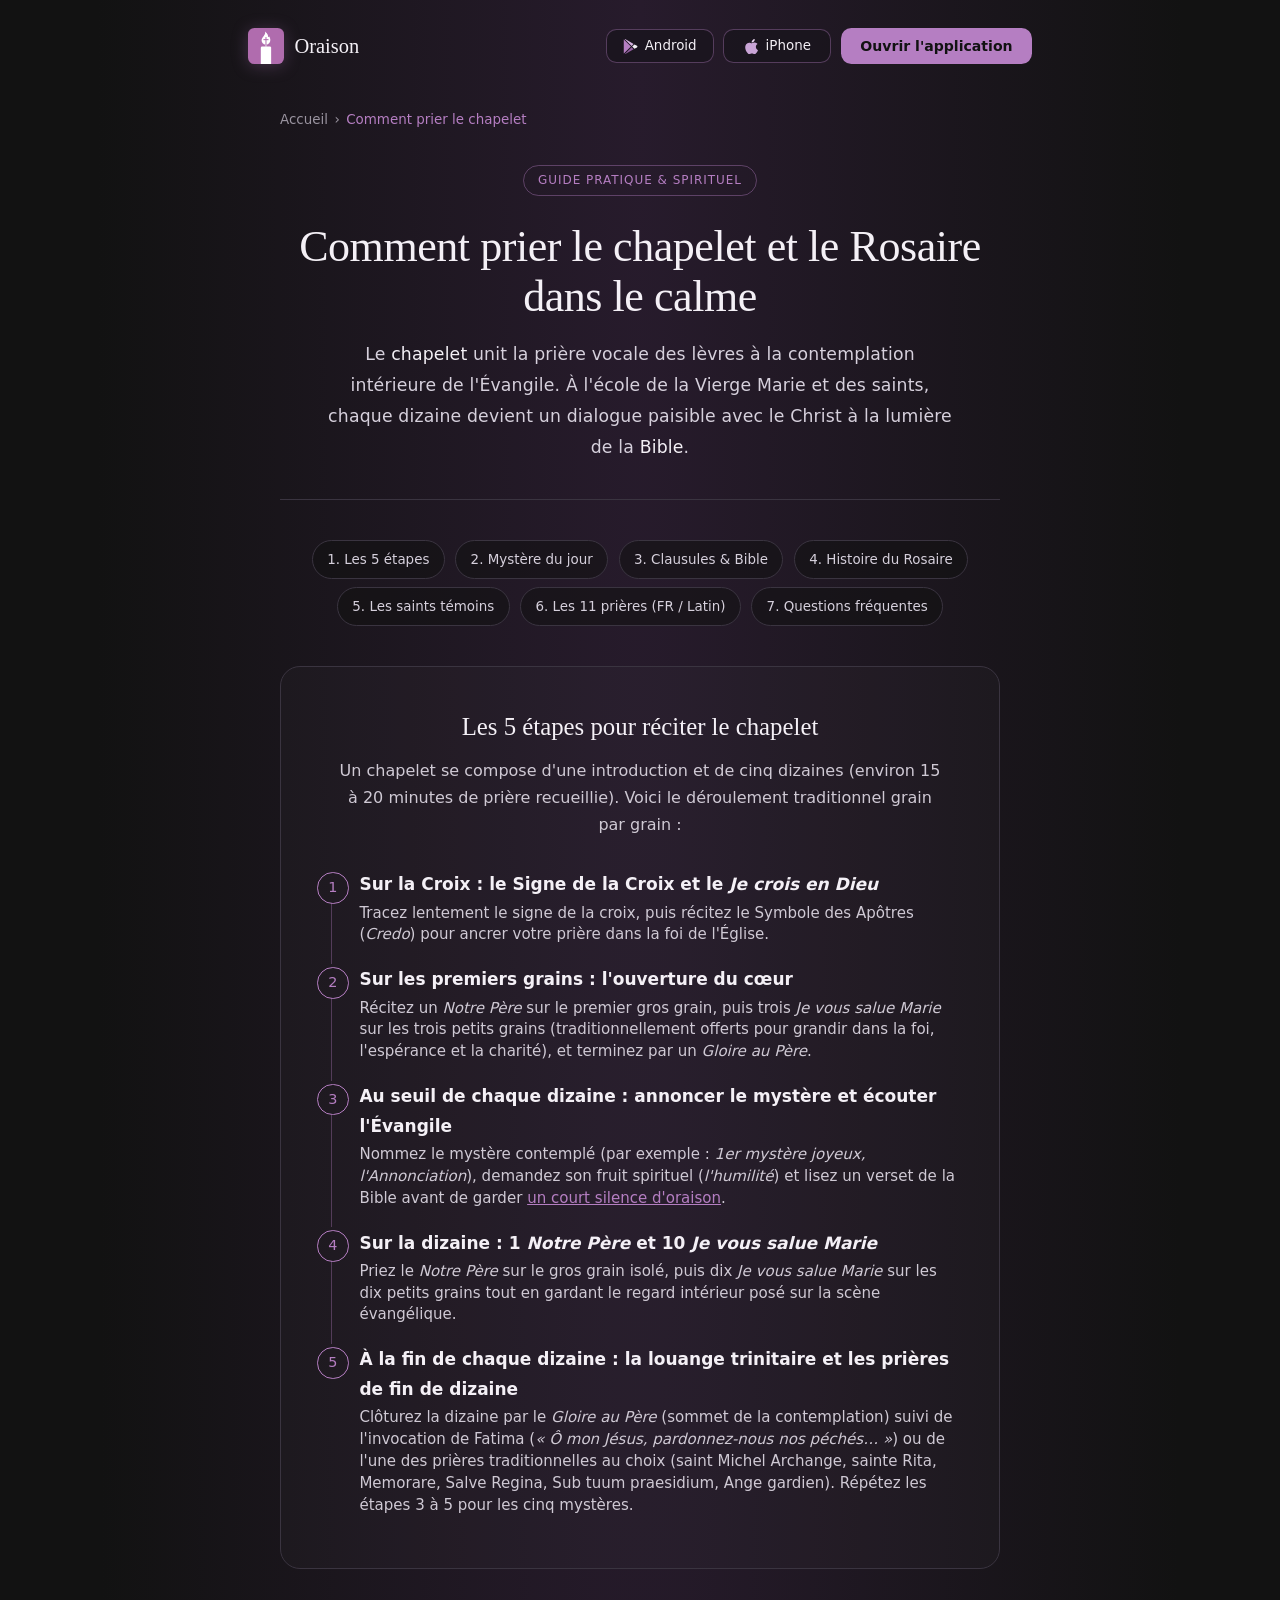
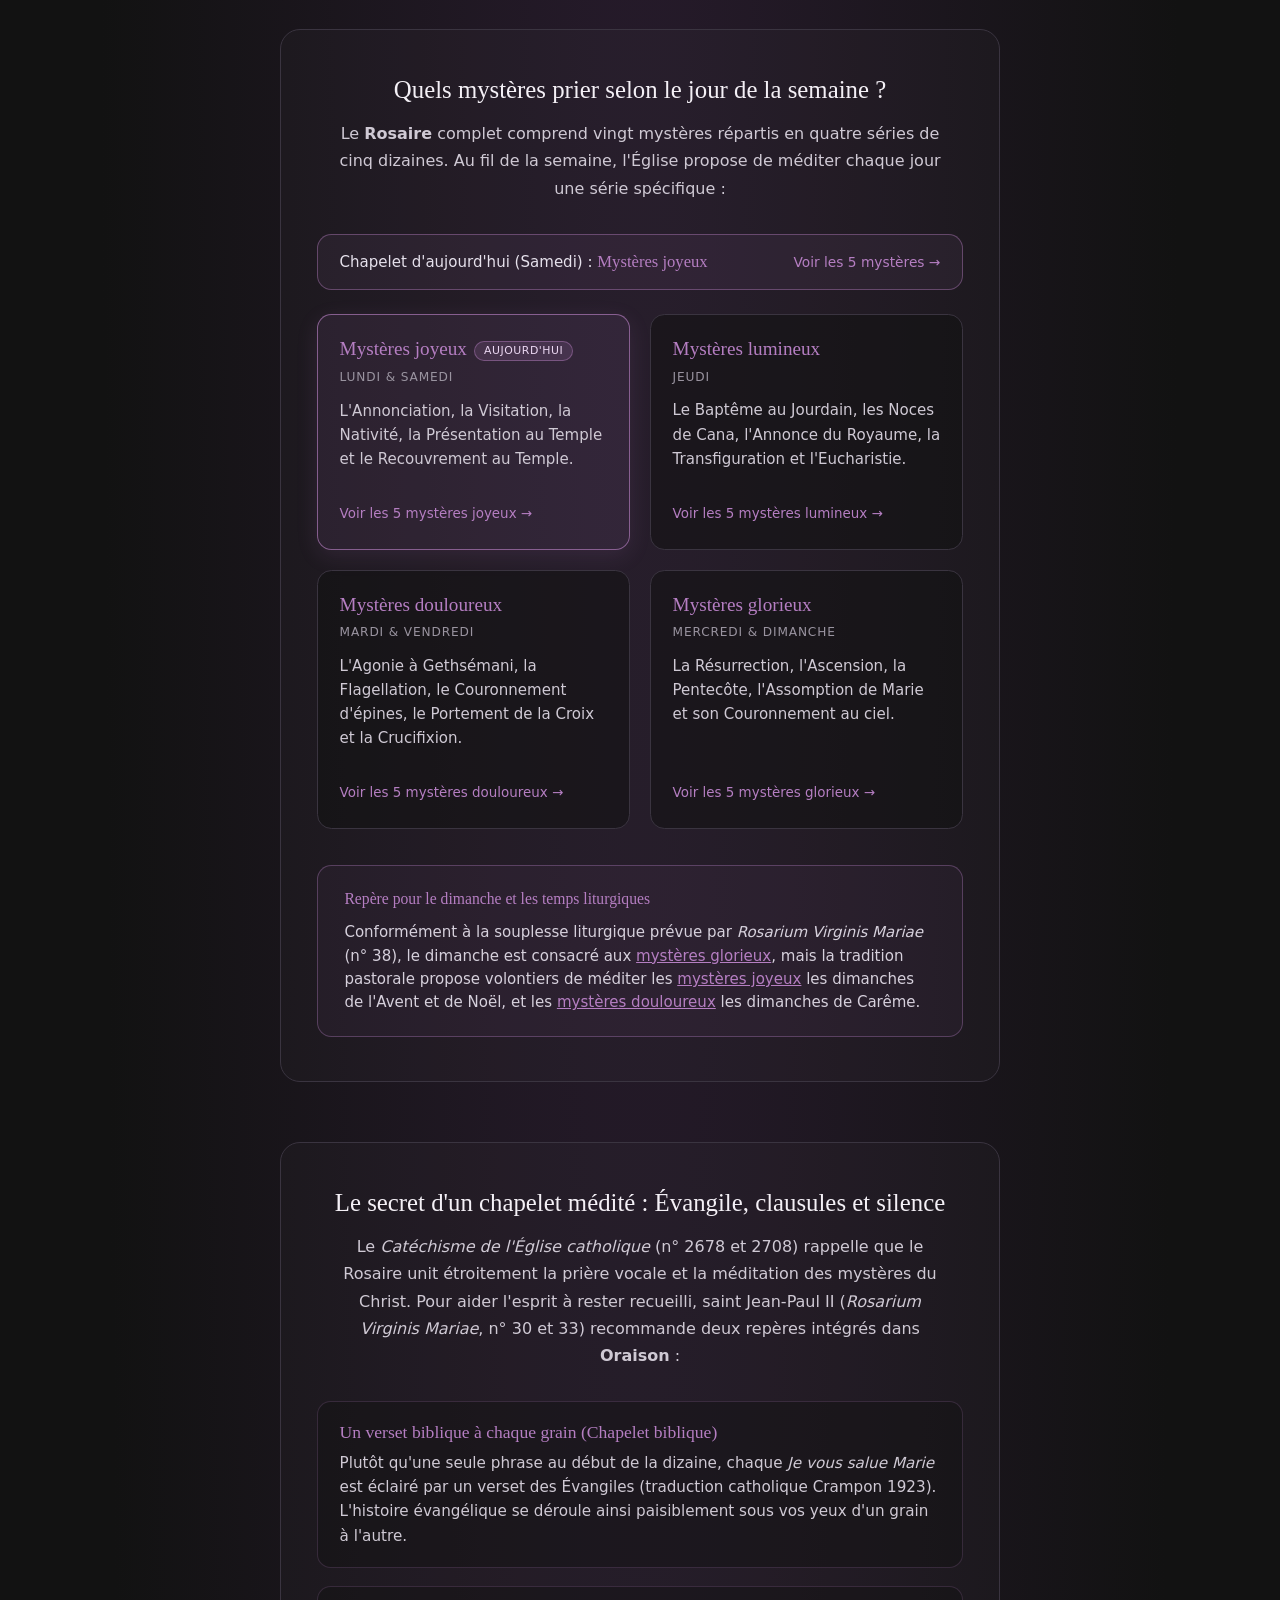
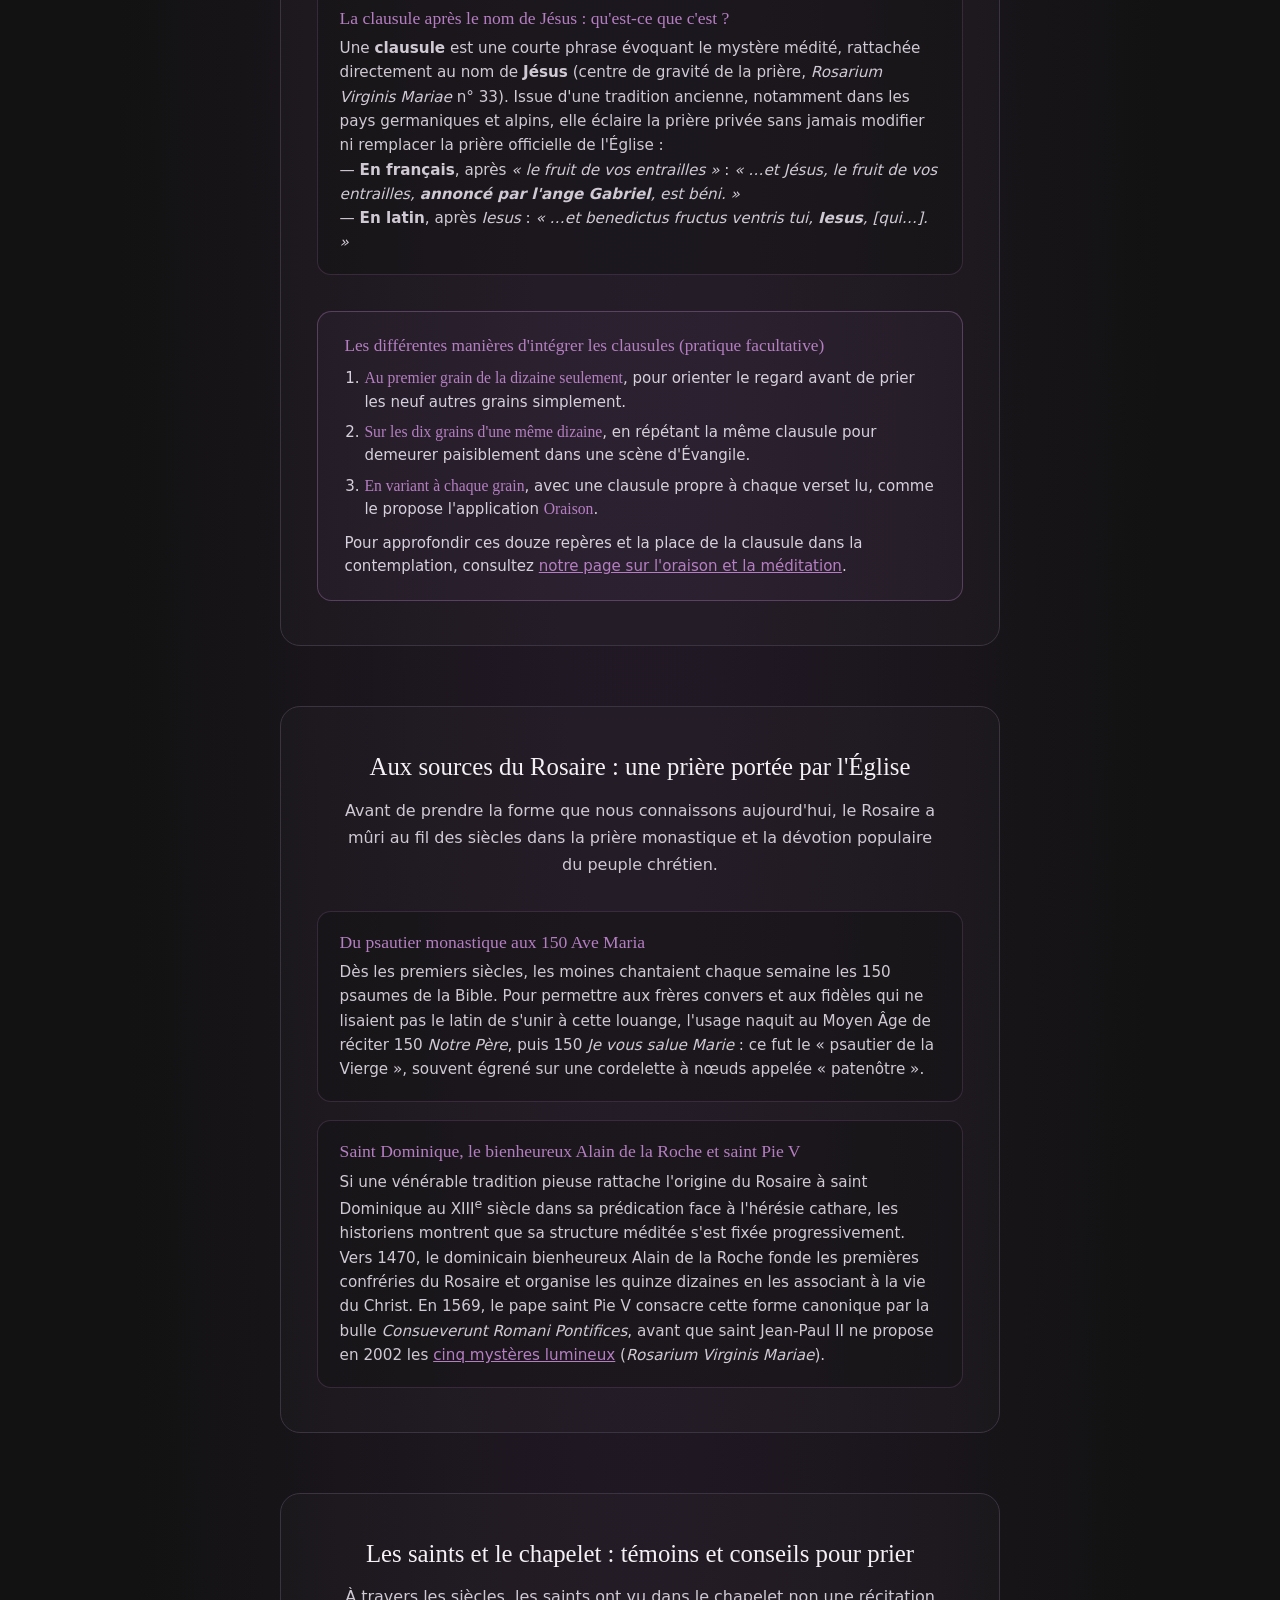
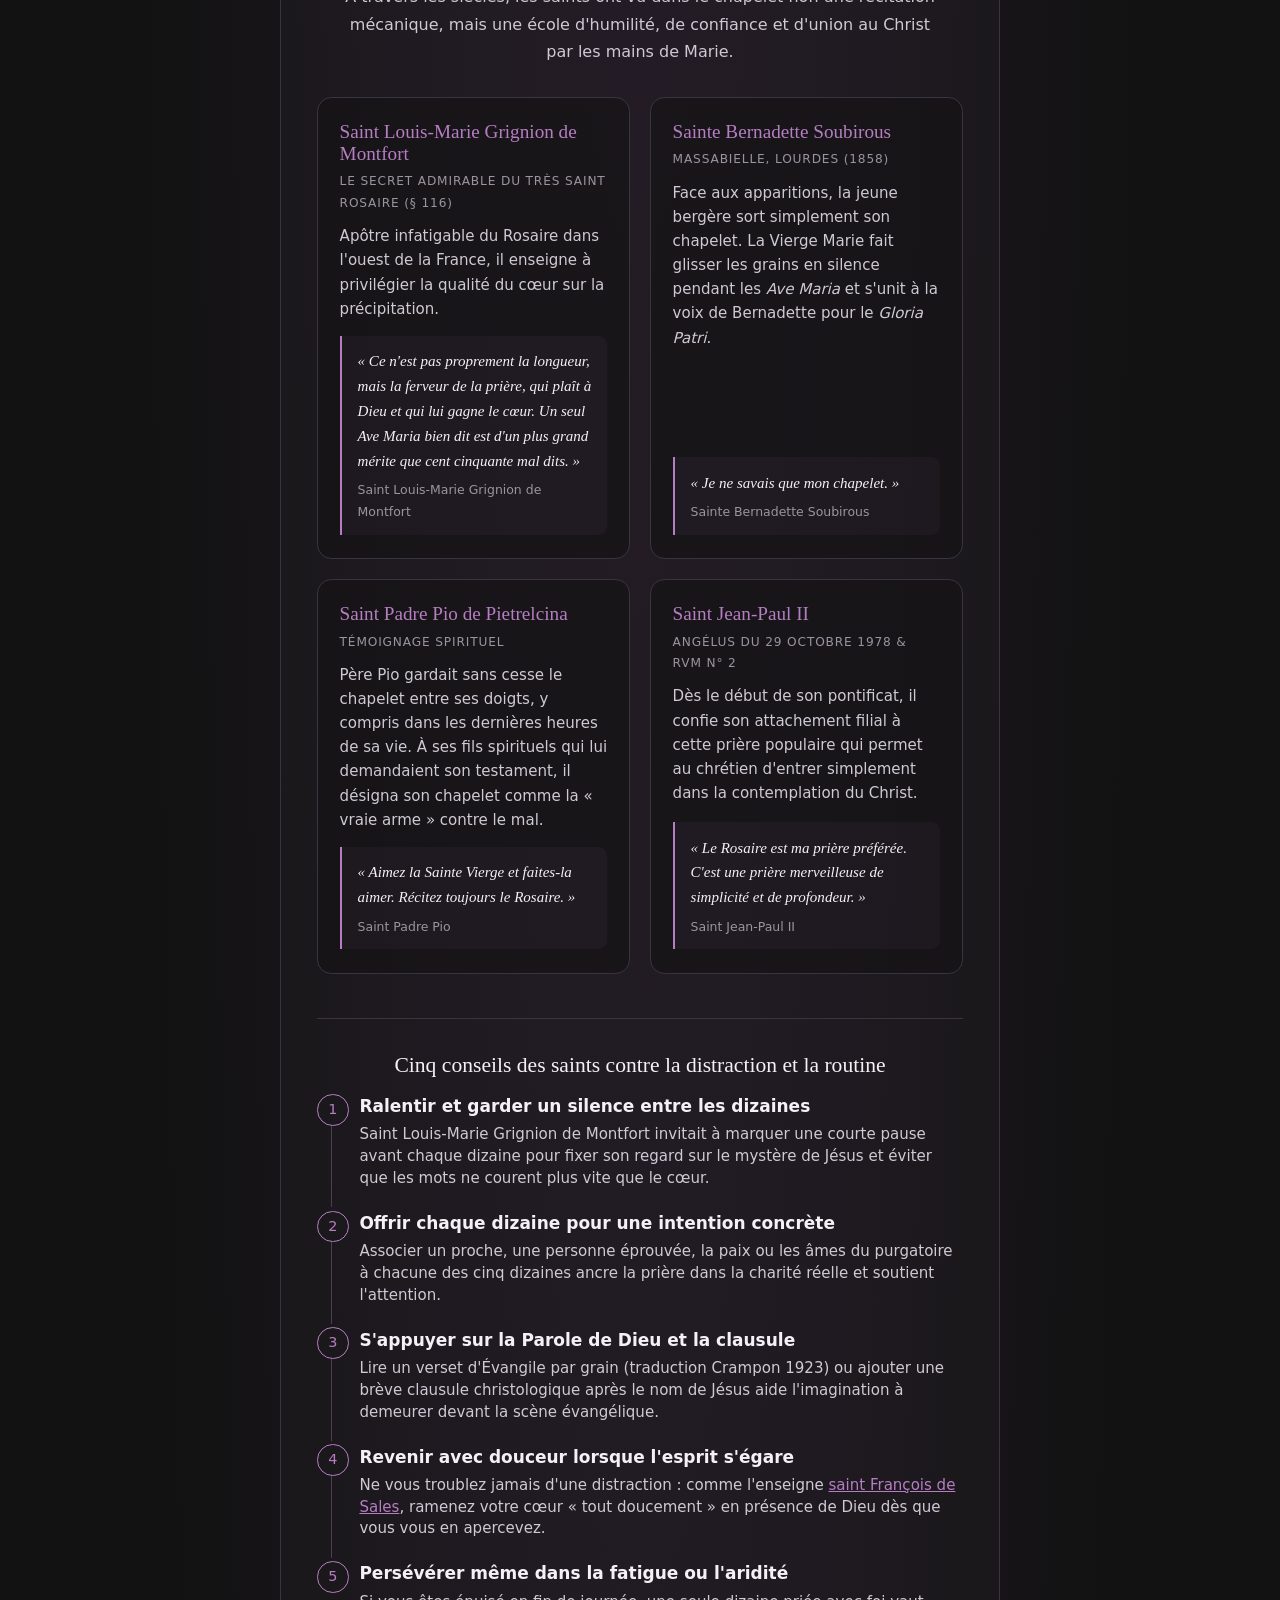
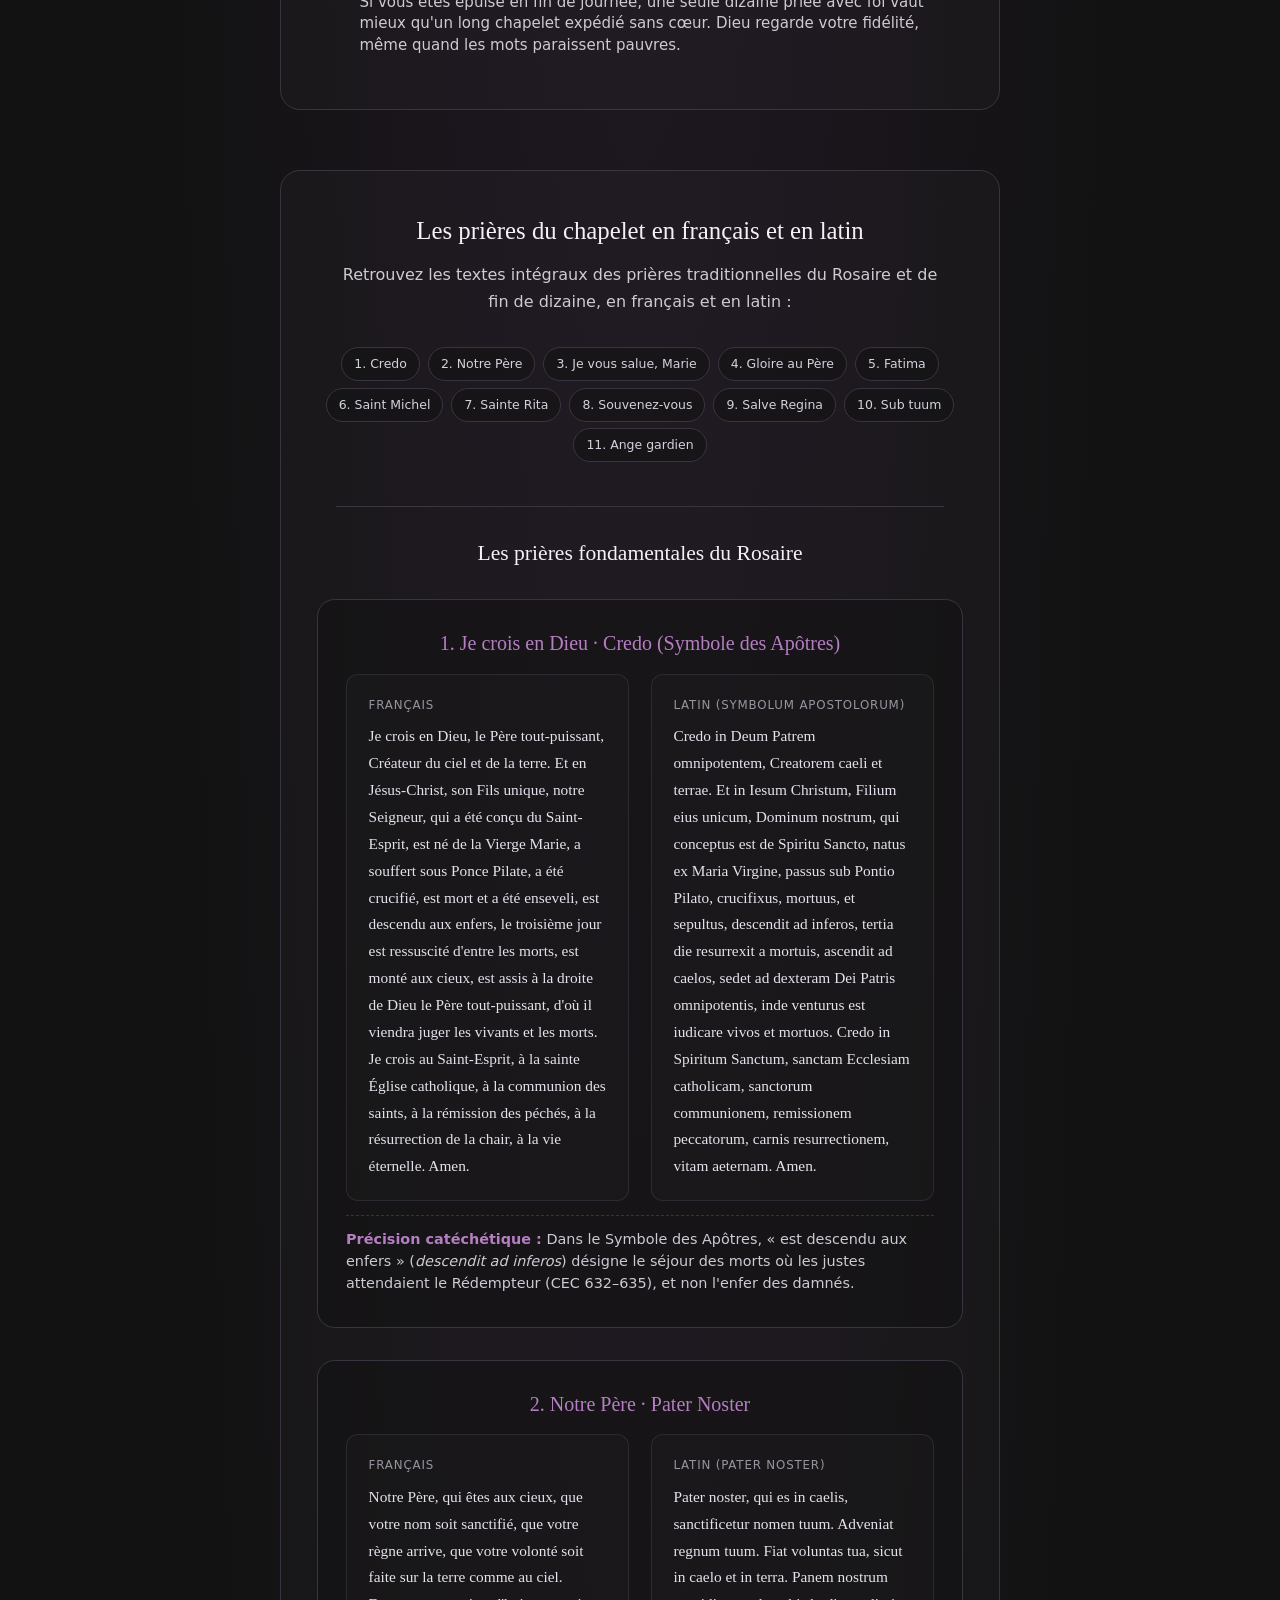
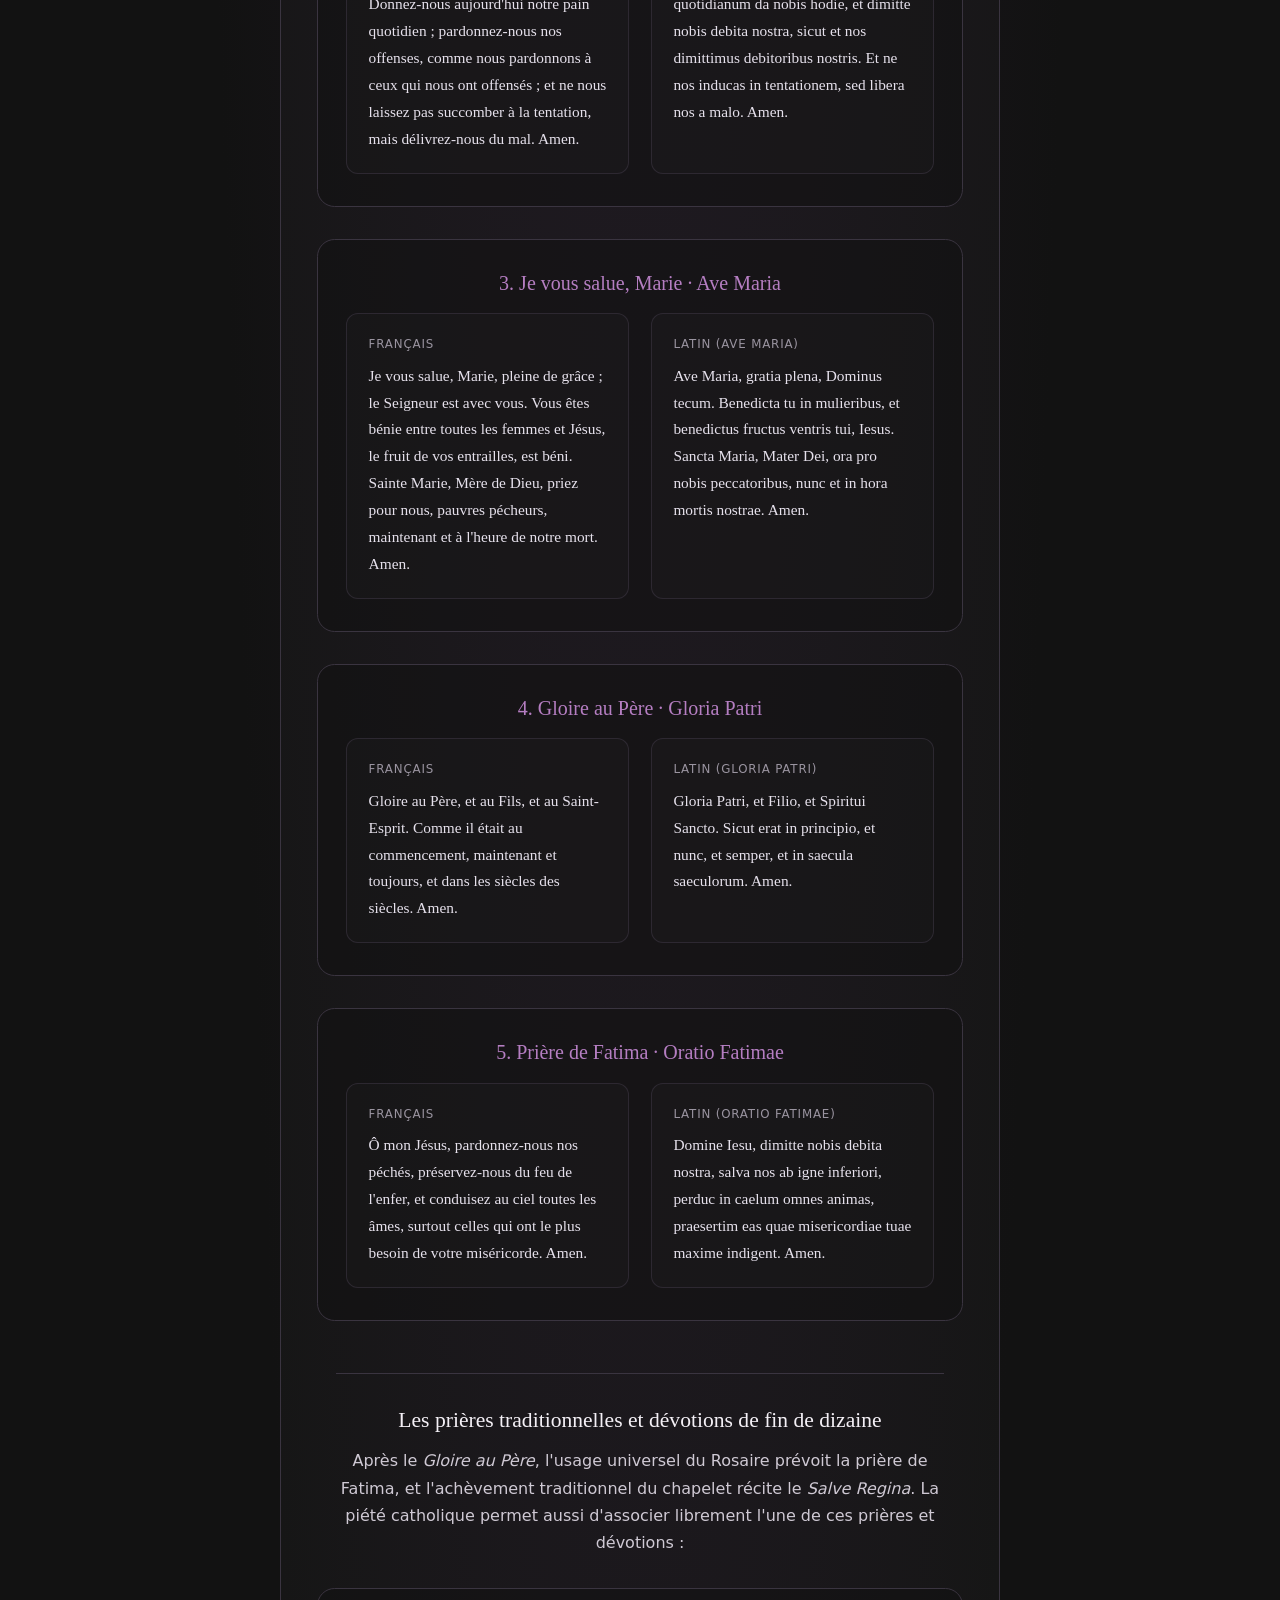
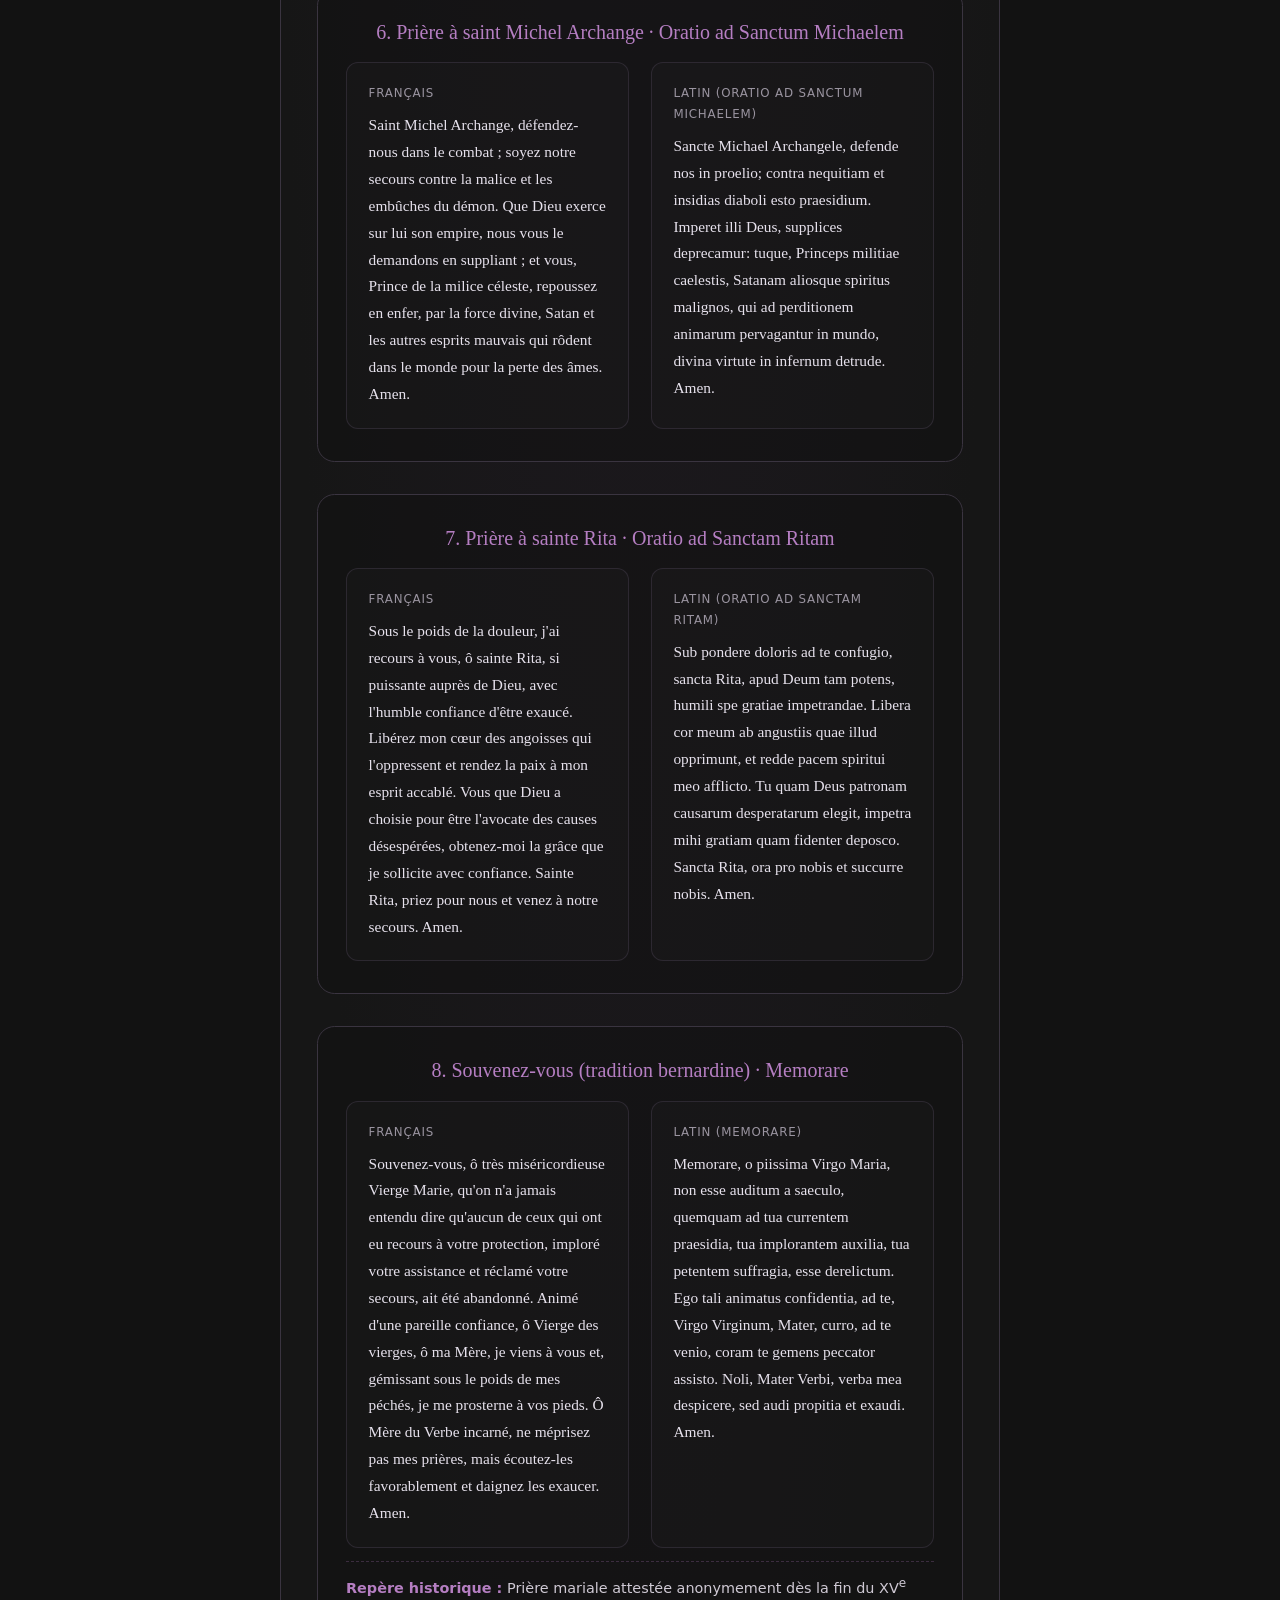
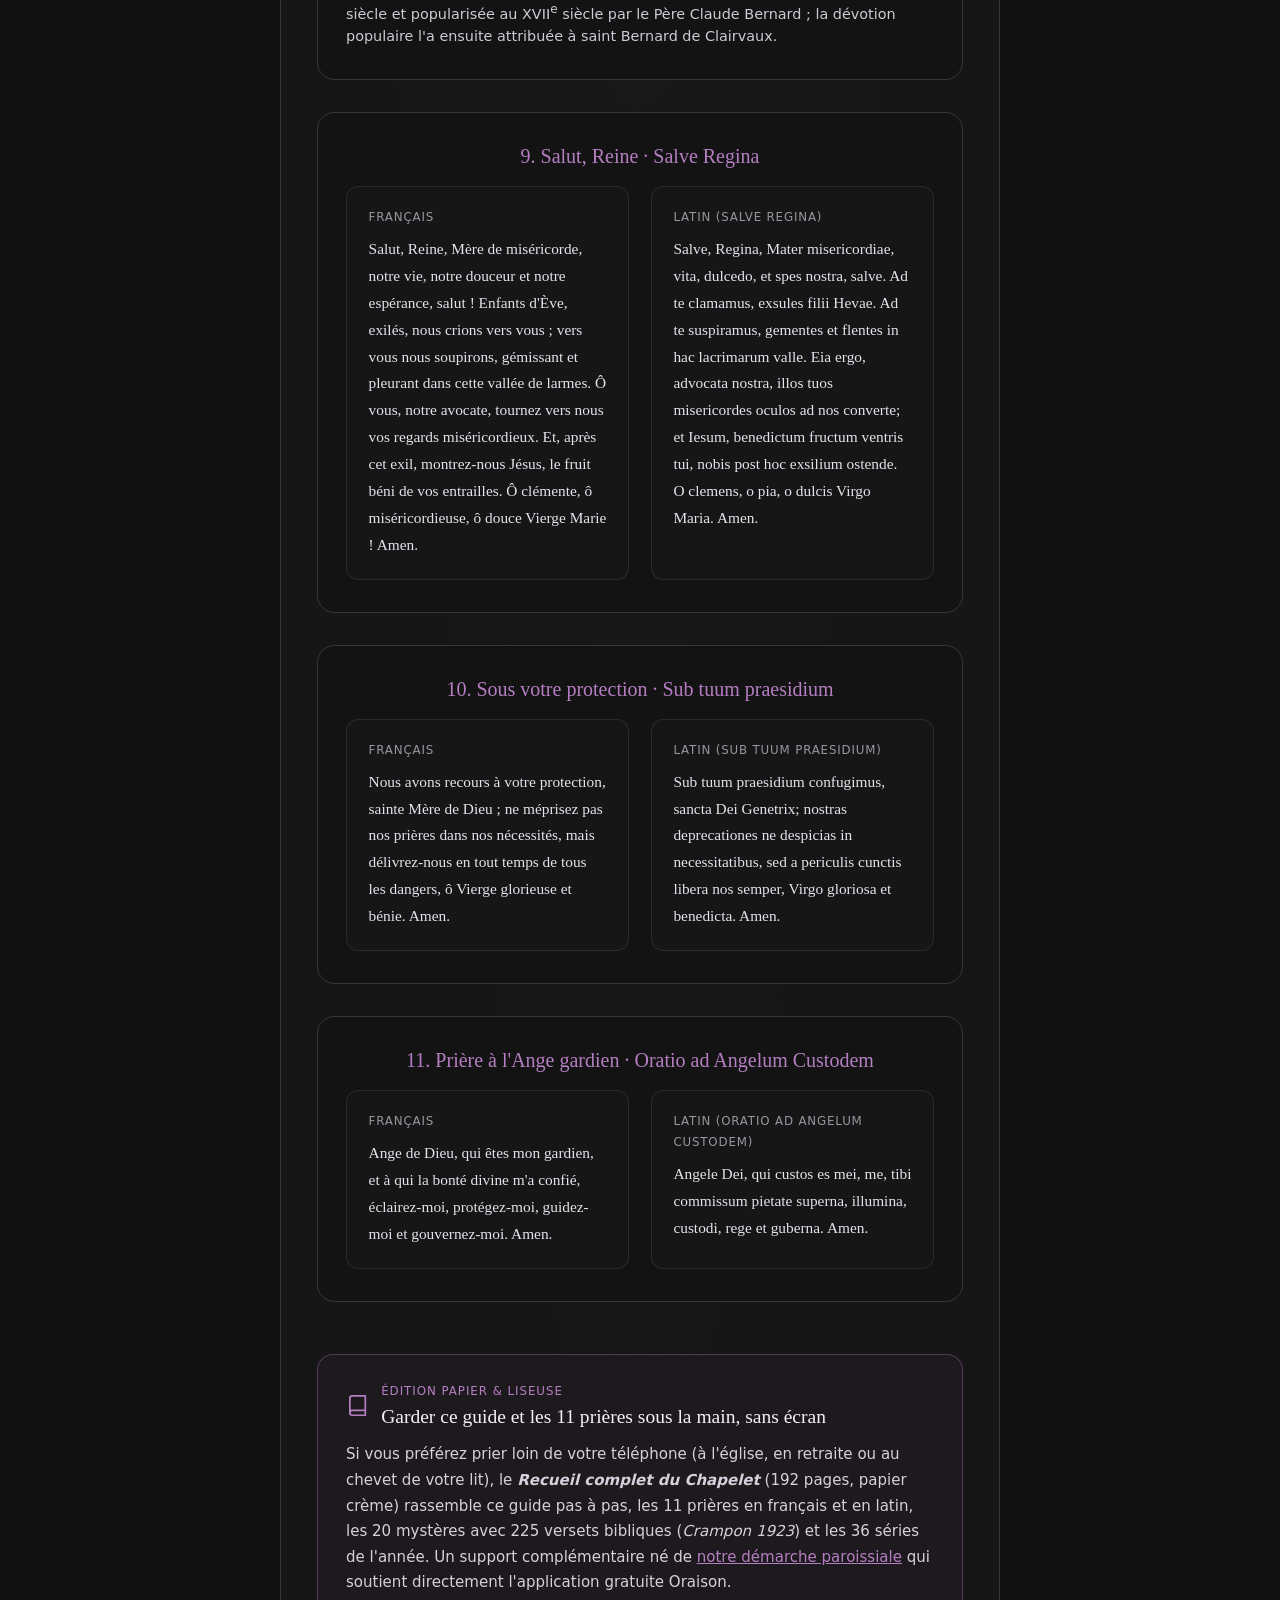
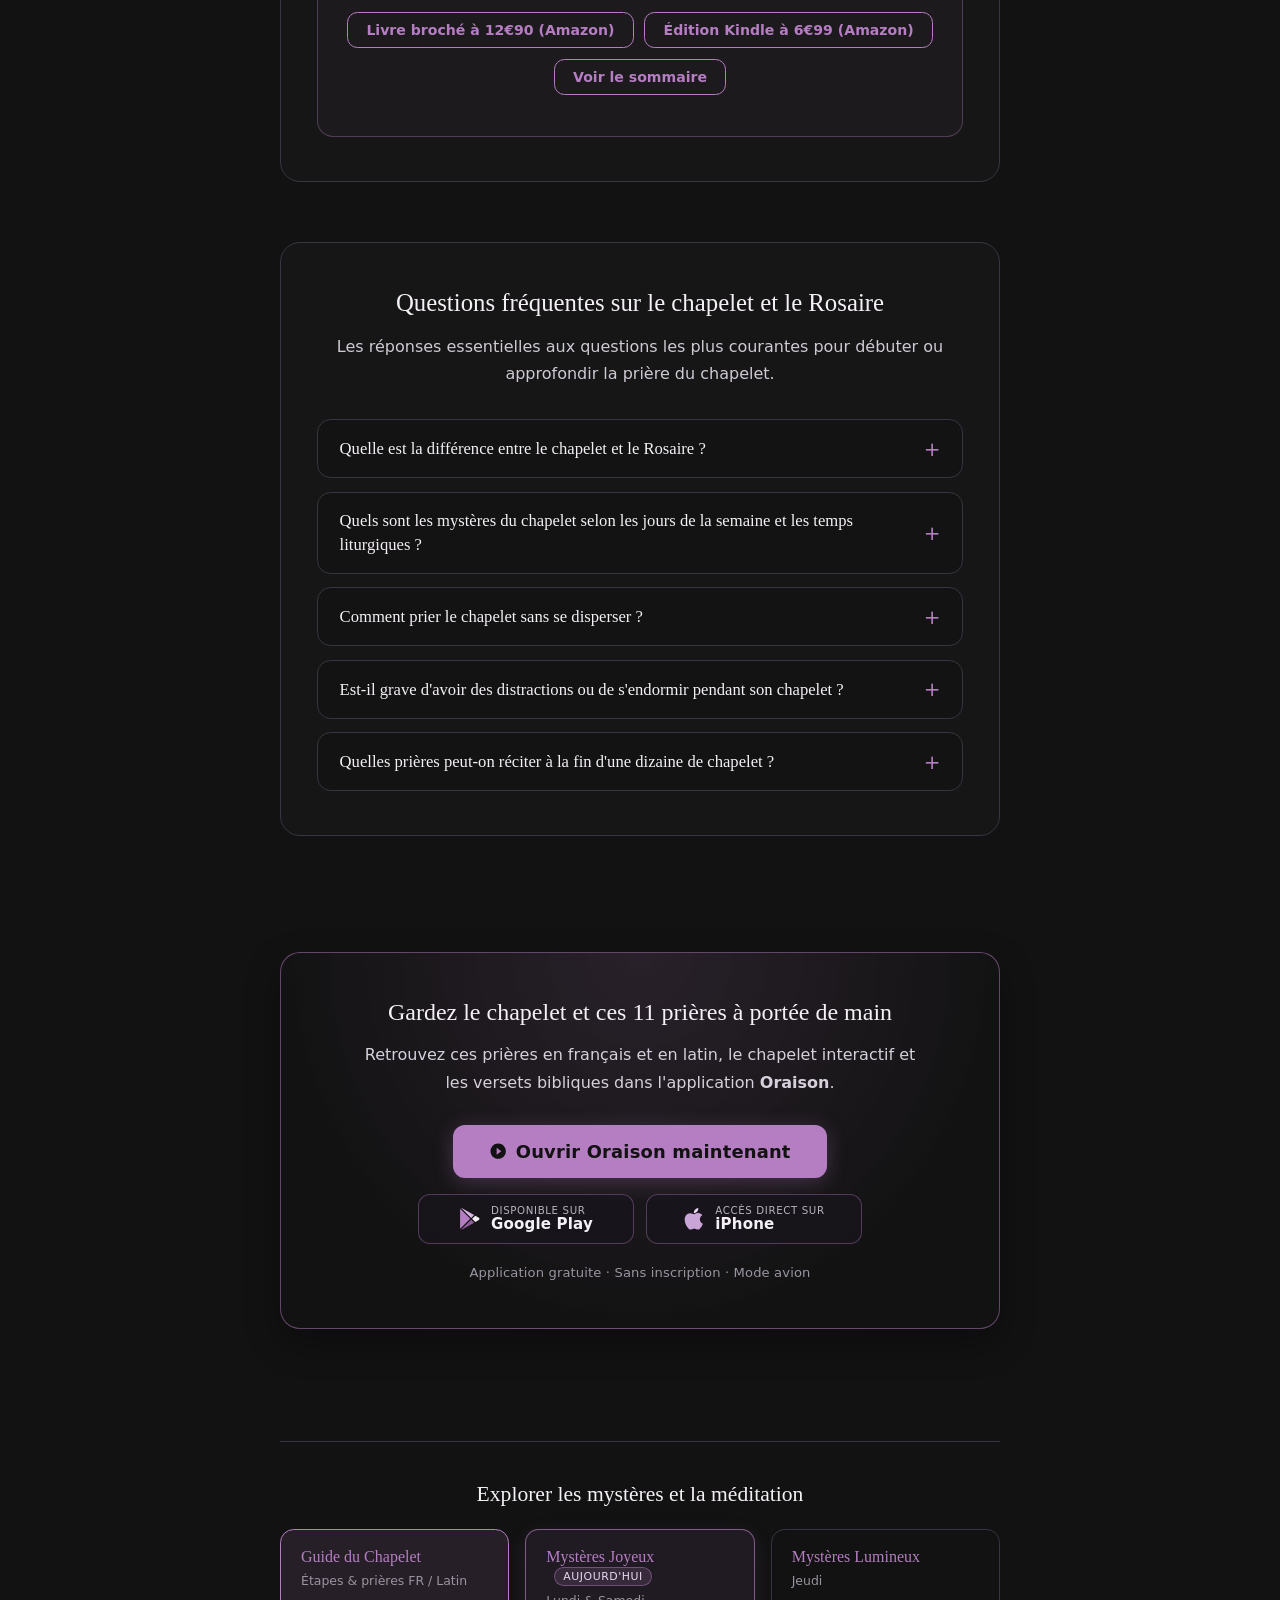
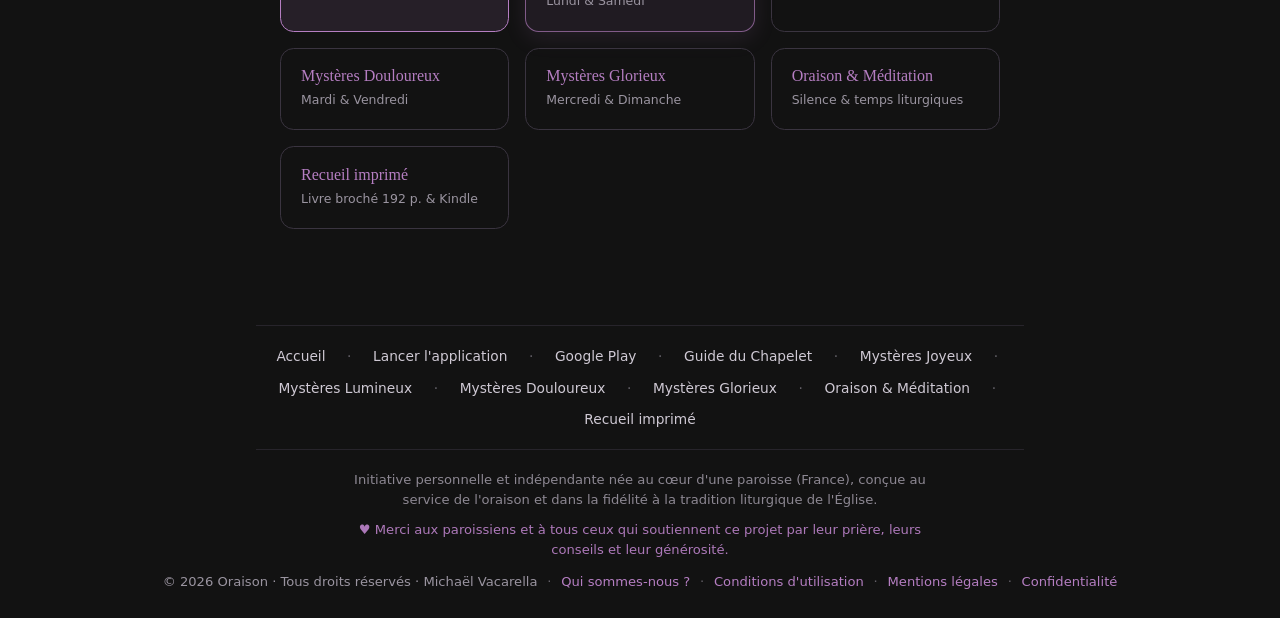
<file: prier-le-chapelet.html>
<!doctype html>
<html lang="fr">
<head>
  <meta charset="utf-8">
  <meta name="viewport" content="width=device-width, initial-scale=1">
  <title>Comment prier le chapelet et le Rosaire : guide — Oraison</title>
  <meta name="description" content="Guide complet pour prier le chapelet et le Rosaire : 5 étapes, mystères du jour, conseils des saints, clausules et prières en français et en latin.">
  <meta name="robots" content="index,follow,max-image-preview:large">
  <meta name="theme-color" content="#121212">
  <link rel="icon" href="logo.svg" type="image/svg+xml">
  <link rel="icon" type="image/png" href="favicon.png" sizes="48x48">
  <link rel="apple-touch-icon" sizes="180x180" href="app/icons/apple-touch-icon.png">
  <link rel="manifest" href="app/manifest.json">
  <link rel="canonical" href="https://oraison.app/prier-le-chapelet.html">
  <link rel="prefetch" href="app/">
  <link rel="stylesheet" href="style.css">
  <script data-goatcounter="https://vacarelm.goatcounter.com/count" async src="https://gc.zgo.at/count.js"></script>

  <meta property="og:type" content="article">
  <meta property="og:locale" content="fr_FR">
  <meta property="og:site_name" content="Oraison">
  <meta property="og:title" content="Comment prier le chapelet et le Rosaire : guide, saints et prières (FR &amp; Latin)">
  <meta property="og:description" content="Les 5 étapes du chapelet, les mystères du jour, l'histoire du Rosaire, les conseils des saints et les 11 prières traditionnelles en français et en latin.">
  <meta property="og:image" content="https://oraison.app/og.png">
  <meta property="og:image:alt" content="Guide du chapelet et du Rosaire sur Oraison">
  <meta property="og:url" content="https://oraison.app/prier-le-chapelet.html">

  <meta name="twitter:card" content="summary_large_image">
  <meta name="twitter:title" content="Comment prier le chapelet et le Rosaire : guide complet — Oraison">
  <meta name="twitter:description" content="Guide complet du chapelet : 5 étapes, mystères du jour, conseils des saints, clausules et 11 prières en français et en latin.">
  <meta name="twitter:image" content="https://oraison.app/og.png">

  <script type="application/ld+json">
  {
    "@context": "https://schema.org",
    "@graph": [
      {
        "@type": "BreadcrumbList",
        "itemListElement": [
          { "@type": "ListItem", "position": 1, "name": "Accueil", "item": "https://oraison.app/" },
          { "@type": "ListItem", "position": 2, "name": "Comment prier le chapelet", "item": "https://oraison.app/prier-le-chapelet.html" }
        ]
      },
      {
        "@type": "Article",
        "headline": "Comment prier le chapelet et le Rosaire : étapes, histoire, saints et prières (Français & Latin)",
        "description": "Guide complet pour prier le chapelet et méditer le Rosaire dans la tradition catholique : déroulement grain par grain, répartition des mystères, racines historiques, enseignements des saints et 11 prières bilingues.",
        "image": "https://oraison.app/og.png",
        "datePublished": "2026-10-26",
        "dateModified": "2026-11-27",
        "inLanguage": "fr",
        "mainEntityOfPage": "https://oraison.app/prier-le-chapelet.html",
        "author": { "@type": "Organization", "name": "Oraison", "url": "https://oraison.app/" },
        "publisher": { "@type": "Organization", "name": "Oraison", "url": "https://oraison.app/", "logo": { "@type": "ImageObject", "url": "https://oraison.app/favicon.png" } },
        "mentions": [
          { "@type": "WebSite", "@id": "https://oraison.app/#website", "name": "Oraison", "url": "https://oraison.app/" },
          { "@type": "CreativeWork", "@id": "https://oraison.app/#book", "name": "Recueil complet du Chapelet, compilé par un priant", "url": "https://oraison.app/recueil-chapelet.html" }
        ]
      },
      {
        "@type": "HowTo",
        "name": "Comment prier le chapelet étape par étape",
        "description": "Guide traditionnel pour réciter et méditer les cinq dizaines du chapelet dans le silence intérieur, en français ou en latin.",
        "image": "https://oraison.app/og.png",
        "totalTime": "PT20M",
        "step": [
          { "@type": "HowToStep", "position": 1, "name": "Le Signe de la Croix et le Symbole des Apôtres (Credo)", "text": "Sur la croix du chapelet, tracez le signe de la croix et récitez le Je crois en Dieu (Symbole des Apôtres) pour entrer dans la foi de l'Église." },
          { "@type": "HowToStep", "position": 2, "name": "L'introduction : un Notre Père, trois Je vous salue Marie et un Gloire au Père", "text": "Sur le premier gros grain, priez le Notre Père. Sur les trois petits grains suivants, récitez trois Je vous salue Marie (pour la foi, l'espérance et la charité), suivis du Gloire au Père." },
          { "@type": "HowToStep", "position": 3, "name": "L'annonce du mystère et l'écoute de la Parole de Dieu", "text": "Au début de chacune des cinq dizaines, énoncez le mystère du jour, son fruit spirituel, et écoutez un court passage de l'Évangile (traduction Crampon 1923) avant de marquer un temps de silence." },
          { "@type": "HowToStep", "position": 4, "name": "La dizaine : un Notre Père et dix Je vous salue Marie", "text": "Récitez un Notre Père sur le gros grain, puis dix Je vous salue Marie sur les petits grains en contemplant le mystère avec Marie. Une courte clausule facultative après le nom de Jésus aide à soutenir l'attention." },
          { "@type": "HowToStep", "position": 5, "name": "Le Gloire au Père et les prières de fin de dizaine", "text": "Achevez chaque dizaine par le Gloire au Père (Gloria Patri) suivi de la prière de Fatima (« Ô mon Jésus, pardonnez-nous nos péchés... ») ou de l'une des prières traditionnelles du chapelet : saint Michel Archange, sainte Rita, Memorare, Salve Regina, Sub tuum praesidium ou Ange gardien." }
        ]
      },
      {
        "@type": "FAQPage",
        "mainEntity": [
          { "@type": "Question", "name": "Quelle est la différence entre le chapelet et le Rosaire ?", "acceptedAnswer": { "@type": "Answer", "text": "Le chapelet correspond à la méditation d'une série de cinq mystères (soit cinq dizaines de Je vous salue Marie, environ 15 à 20 minutes). Le Rosaire complet réunit les quatre séries (joyeux, lumineux, douloureux et glorieux), soit vingt mystères retraçant toute la vie du Christ." } },
          { "@type": "Question", "name": "Quels sont les mystères du chapelet selon les jours de la semaine et les temps liturgiques ?", "acceptedAnswer": { "@type": "Answer", "text": "Selon la lettre apostolique Rosarium Virginis Mariae (n° 38) : les mystères joyeux se prient le lundi et le samedi ; les mystères douloureux le mardi et le vendredi ; les mystères glorieux le mercredi et le dimanche ; les mystères lumineux le jeudi. Conformément à la souplesse liturgique prévue par le n° 38, la tradition pastorale propose aussi les mystères joyeux les dimanches de l'Avent et de Noël, et les mystères douloureux les dimanches de Carême." } },
          { "@type": "Question", "name": "Comment prier le chapelet sans se disperser ?", "acceptedAnswer": { "@type": "Answer", "text": "Saint Jean-Paul II recommande d'associer à chaque mystère l'écoute d'un verset biblique, un temps de silence et l'ajout facultatif d'une courte clausule après le nom de Jésus dans l'Ave Maria. L'application gratuite Oraison affiche pour chaque grain un verset de la Bible (Crampon 1923) et sa clausule dans une interface sombre sans distraction." } },
          { "@type": "Question", "name": "Est-il grave d'avoir des distractions ou de s'endormir pendant son chapelet ?", "acceptedAnswer": { "@type": "Answer", "text": "Non. La prière ne se mesure pas à la perfection de notre concentration. Saint François de Sales conseille de ramener doucement son cœur à Dieu sans s'agiter, et sainte Thérèse de Lisieux rappelait avec confiance (Manuscrit A, fol. 76 r°) que « les petits enfants plaisent autant à leurs parents lorsqu'ils dorment que lorsqu'ils sont éveillés ». Votre fidélité demeure agréable à Dieu." } },
          { "@type": "Question", "name": "Quelles prières peut-on réciter à la fin d'une dizaine de chapelet ?", "acceptedAnswer": { "@type": "Answer", "text": "Après le Gloire au Père, l'usage universel est de réciter la prière de Fatima (« Ô mon Jésus, pardonnez-nous nos péchés… »). La piété catholique permet aussi d'associer d'autres prières et dévotions traditionnelles, toutes disponibles ci-dessus en français et en latin : saint Michel Archange, sainte Rita, le Memorare, le Salve Regina, le Sub tuum praesidium ou la prière à l'Ange gardien." } }
        ]
      }
    ]
  }
  </script>
</head>
<body>
  <header class="page-topbar">
    <a href="/" class="brand-link" aria-label="Retour à l'accueil Oraison"><img src="logo.svg" alt="Logo Oraison" width="34" height="34"> <span>Oraison</span></a>
    <div class="topbar-actions">
      <a href="https://play.google.com/store/apps/details?id=app.oraison" target="_blank" rel="noopener" class="btn-store-compact" aria-label="Oraison sur Google Play">
        <svg class="playstore-icon" viewBox="0 0 24 24" aria-hidden="true">
          <path fill="#b57ec2" d="M1.337.924a1.486 1.486 0 0 0-.112.568v21.017c0 .217.045.419.124.6l11.155-11.087L1.337.924z"/>
          <path fill="#d7b4e2" d="M13.544 10.989l3.258-3.238L3.45.195a1.466 1.466 0 0 0-.946-.179l11.04 10.973z"/>
          <path fill="#935fa0" d="M13.544 13.056l-11 10.933c.298.036.612-.016.906-.183l13.324-7.54-3.23-3.21z"/>
          <path fill="#f4f0f6" d="M22.018 13.298l-3.919 2.218-3.515-3.493 3.543-3.521 3.891 2.202a1.49 1.49 0 0 1 0 2.594z"/>
        </svg>
        <span>Android</span>
      </a>
      <a href="app/" class="btn-store-compact" data-track="ios-webapp-click" aria-label="Accès direct sur iPhone">
        <svg class="playstore-icon" viewBox="2.995 3 18.003 18.003" aria-hidden="true">
          <path fill="#c9a4d6" d="M17.05 20.28c-.98.95-2.05.8-3.08.35-1.09-.46-2.09-.48-3.24 0-1.44.62-2.2.44-3.06-.35C2.79 15.25 3.51 7.59 9.05 7.31c1.35.07 2.29.74 3.08.8 1.18-.24 2.31-.93 3.57-.84 1.51.12 2.65.72 3.4 1.8-3.12 1.87-2.38 5.98.48 7.13-.57 1.5-1.31 2.99-2.54 4.09z"/>
          <path fill="#ebd7f2" d="M12.03 7.25c-.15-2.23 1.66-4.07 3.74-4.25.29 2.58-2.34 4.5-3.74 4.25z"/>
        </svg>
        <span>iPhone</span>
      </a>
      <a href="app/" class="btn btn-compact" data-track="cta-topbar-guide">Ouvrir l'application</a>
    </div>
  </header>

  <main class="pillar-main">
    <nav class="breadcrumb" aria-label="Fil d'Ariane">
      <ol>
        <li><a href="/">Accueil</a></li>
        <li aria-hidden="true">›</li>
        <li><span aria-current="page">Comment prier le chapelet</span></li>
      </ol>
    </nav>

    <div class="pillar-hero">
      <p class="kicker-badge">Guide pratique &amp; spirituel</p>
      <h1>Comment prier le chapelet et le Rosaire dans le calme</h1>
      <p class="lead">Le <strong>chapelet</strong> unit la prière vocale des lèvres à la contemplation intérieure de l'Évangile. À l'école de la Vierge Marie et des saints, chaque dizaine devient un dialogue paisible avec le Christ à la lumière de la <strong>Bible</strong>.</p>
    </div>

    <nav class="quick-nav" aria-label="Accès rapide aux sections du guide">
      <a href="#etapes-title">1. Les 5 étapes</a>
      <a href="#jours-title">2. Mystère du jour</a>
      <a href="#clausules-title">3. Clausules &amp; Bible</a>
      <a href="#histoire-title">4. Histoire du Rosaire</a>
      <a href="#saints-chapelet-title">5. Les saints témoins</a>
      <a href="#prieres-title">6. Les 11 prières (FR / Latin)</a>
      <a href="#faq-chapelet-title">7. Questions fréquentes</a>
    </nav>

    <section class="editorial" aria-labelledby="etapes-title">
      <h2 id="etapes-title">Les 5 étapes pour réciter le chapelet</h2>
      <p>Un chapelet se compose d'une introduction et de cinq dizaines (environ 15 à 20 minutes de prière recueillie). Voici le déroulement traditionnel grain par grain :</p>
      <ol class="steps">
        <li>
          <strong>Sur la Croix : le Signe de la Croix et le <em>Je crois en Dieu</em></strong>
          <span>Tracez lentement le signe de la croix, puis récitez le Symbole des Apôtres (<em>Credo</em>) pour ancrer votre prière dans la foi de l'Église.</span>
        </li>
        <li>
          <strong>Sur les premiers grains : l'ouverture du cœur</strong>
          <span>Récitez un <em>Notre Père</em> sur le premier gros grain, puis trois <em>Je vous salue Marie</em> sur les trois petits grains (traditionnellement offerts pour grandir dans la foi, l'espérance et la charité), et terminez par un <em>Gloire au Père</em>.</span>
        </li>
        <li>
          <strong>Au seuil de chaque dizaine : annoncer le mystère et écouter l'Évangile</strong>
          <span>Nommez le mystère contemplé (par exemple : <em>1er mystère joyeux, l'Annonciation</em>), demandez son fruit spirituel (<em>l'humilité</em>) et lisez un verset de la Bible avant de garder <a href="oraison-meditation.html#methode-oraison">un court silence d'oraison</a>.</span>
        </li>
        <li>
          <strong>Sur la dizaine : 1 <em>Notre Père</em> et 10 <em>Je vous salue Marie</em></strong>
          <span>Priez le <em>Notre Père</em> sur le gros grain isolé, puis dix <em>Je vous salue Marie</em> sur les dix petits grains tout en gardant le regard intérieur posé sur la scène évangélique.</span>
        </li>
        <li>
          <strong>À la fin de chaque dizaine : la louange trinitaire et les prières de fin de dizaine</strong>
          <span>Clôturez la dizaine par le <em>Gloire au Père</em> (sommet de la contemplation) suivi de l'invocation de Fatima (<em>« Ô mon Jésus, pardonnez-nous nos péchés… »</em>) ou de l'une des prières traditionnelles au choix (saint Michel Archange, sainte Rita, Memorare, Salve Regina, Sub tuum praesidium, Ange gardien). Répétez les étapes 3 à 5 pour les cinq mystères.</span>
        </li>
      </ol>
    </section>

    <section class="editorial" aria-labelledby="jours-title">
      <h2 id="jours-title">Quels mystères prier selon le jour de la semaine ?</h2>
      <p>Le <strong>Rosaire</strong> complet comprend vingt mystères répartis en quatre séries de cinq dizaines. Au fil de la semaine, l'Église propose de méditer chaque jour une série spécifique :</p>

      <div class="today-banner" id="today-mystery-banner" aria-live="polite" hidden>
        <div class="today-banner-text" id="today-mystery-text"></div>
        <div class="today-banner-actions">
          <a href="mysteres-joyeux.html" id="today-mystery-guide" class="today-banner-link" data-track="guide-today-banner-read">Voir les 5 mystères →</a>
        </div>
      </div>

      <div class="mysteries-grid">
        <a href="mysteres-joyeux.html" class="mystery-item" data-days="1,6" data-mystery-name="Mystères joyeux">
          <h3>Mystères joyeux</h3>
          <p class="mystery-days">Lundi &amp; Samedi</p>
          <p>L'Annonciation, la Visitation, la Nativité, la Présentation au Temple et le Recouvrement au Temple.</p>
          <span class="mystery-link-cue">Voir les 5 mystères joyeux →</span>
        </a>
        <a href="mysteres-lumineux.html" class="mystery-item" data-days="4" data-mystery-name="Mystères lumineux">
          <h3>Mystères lumineux</h3>
          <p class="mystery-days">Jeudi</p>
          <p>Le Baptême au Jourdain, les Noces de Cana, l'Annonce du Royaume, la Transfiguration et l'Eucharistie.</p>
          <span class="mystery-link-cue">Voir les 5 mystères lumineux →</span>
        </a>
        <a href="mysteres-douloureux.html" class="mystery-item" data-days="2,5" data-mystery-name="Mystères douloureux">
          <h3>Mystères douloureux</h3>
          <p class="mystery-days">Mardi &amp; Vendredi</p>
          <p>L'Agonie à Gethsémani, la Flagellation, le Couronnement d'épines, le Portement de la Croix et la Crucifixion.</p>
          <span class="mystery-link-cue">Voir les 5 mystères douloureux →</span>
        </a>
        <a href="mysteres-glorieux.html" class="mystery-item" data-days="0,3" data-mystery-name="Mystères glorieux">
          <h3>Mystères glorieux</h3>
          <p class="mystery-days">Mercredi &amp; Dimanche</p>
          <p>La Résurrection, l'Ascension, la Pentecôte, l'Assomption de Marie et son Couronnement au ciel.</p>
          <span class="mystery-link-cue">Voir les 5 mystères glorieux →</span>
        </a>
      </div>

      <div class="transparency-note">
        <p><strong>Repère pour le dimanche et les temps liturgiques</strong></p>
        <p>Conformément à la souplesse liturgique prévue par <em>Rosarium Virginis Mariae</em> (n° 38), le dimanche est consacré aux <a href="mysteres-glorieux.html">mystères glorieux</a>, mais la tradition pastorale propose volontiers de méditer les <a href="mysteres-joyeux.html">mystères joyeux</a> les dimanches de l'Avent et de Noël, et les <a href="mysteres-douloureux.html">mystères douloureux</a> les dimanches de Carême.</p>
      </div>
    </section>

    <section class="editorial" aria-labelledby="clausules-title">
      <h2 id="clausules-title">Le secret d'un chapelet médité : Évangile, clausules et silence</h2>
      <p>Le <em>Catéchisme de l'Église catholique</em> (n° 2678 et 2708) rappelle que le Rosaire unit étroitement la prière vocale et la méditation des mystères du Christ. Pour aider l'esprit à rester recueilli, saint Jean-Paul II (<em>Rosarium Virginis Mariae</em>, n° 30 et 33) recommande deux repères intégrés dans <strong>Oraison</strong> :</p>
      <ul class="pillars">
        <li>
          <h3>Un verset biblique à chaque grain (Chapelet biblique)</h3>
          <span>Plutôt qu'une seule phrase au début de la dizaine, chaque <em>Je vous salue Marie</em> est éclairé par un verset des Évangiles (traduction catholique Crampon 1923). L'histoire évangélique se déroule ainsi paisiblement sous vos yeux d'un grain à l'autre.</span>
        </li>
        <li>
          <h3>La clausule après le nom de Jésus : qu'est-ce que c'est ?</h3>
          <span>Une <strong>clausule</strong> est une courte phrase évoquant le mystère médité, rattachée directement au nom de <strong>Jésus</strong> (centre de gravité de la prière, <em>Rosarium Virginis Mariae</em> n° 33). Issue d'une tradition ancienne, notamment dans les pays germaniques et alpins, elle éclaire la prière privée sans jamais modifier ni remplacer la prière officielle de l'Église&nbsp;:
            <br>— <strong>En français</strong>, après <em>« le fruit de vos entrailles »</em>&nbsp;: <em>« …et Jésus, le fruit de vos entrailles, <strong>annoncé par l'ange Gabriel</strong>, est béni. »</em>
            <br>— <strong>En latin</strong>, après <em>Iesus</em>&nbsp;: <em>« …et benedictus fructus ventris tui, <strong>Iesus</strong>, [qui…]. »</em>
          </span>
        </li>
      </ul>

      <div class="transparency-note">
        <h3>Les différentes manières d'intégrer les clausules (pratique facultative)</h3>
        <ol>
          <li><strong>Au premier grain de la dizaine seulement</strong>, pour orienter le regard avant de prier les neuf autres grains simplement.</li>
          <li><strong>Sur les dix grains d'une même dizaine</strong>, en répétant la même clausule pour demeurer paisiblement dans une scène d'Évangile.</li>
          <li><strong>En variant à chaque grain</strong>, avec une clausule propre à chaque verset lu, comme le propose l'application <strong>Oraison</strong>.</li>
        </ol>
        <p>Pour approfondir ces douze repères et la place de la clausule dans la contemplation, consultez <a href="oraison-meditation.html#conseils-jean-paul-ii">notre page sur l'oraison et la méditation</a>.</p>
      </div>
    </section>

    <section class="editorial" aria-labelledby="histoire-title">
      <h2 id="histoire-title">Aux sources du Rosaire : une prière portée par l'Église</h2>
      <p>Avant de prendre la forme que nous connaissons aujourd'hui, le Rosaire a mûri au fil des siècles dans la prière monastique et la dévotion populaire du peuple chrétien.</p>
      <ul class="pillars">
        <li>
          <h3>Du psautier monastique aux 150 Ave Maria</h3>
          <span>Dès les premiers siècles, les moines chantaient chaque semaine les 150 psaumes de la Bible. Pour permettre aux frères convers et aux fidèles qui ne lisaient pas le latin de s'unir à cette louange, l'usage naquit au Moyen Âge de réciter 150 <em>Notre Père</em>, puis 150 <em>Je vous salue Marie</em> : ce fut le « psautier de la Vierge », souvent égrené sur une cordelette à nœuds appelée « patenôtre ».</span>
        </li>
        <li>
          <h3>Saint Dominique, le bienheureux Alain de la Roche et saint Pie V</h3>
          <span>Si une vénérable tradition pieuse rattache l'origine du Rosaire à saint Dominique au XIII<sup>e</sup> siècle dans sa prédication face à l'hérésie cathare, les historiens montrent que sa structure méditée s'est fixée progressivement. Vers 1470, le dominicain bienheureux Alain de la Roche fonde les premières confréries du Rosaire et organise les quinze dizaines en les associant à la vie du Christ. En 1569, le pape saint Pie V consacre cette forme canonique par la bulle <em>Consueverunt Romani Pontifices</em>, avant que saint Jean-Paul II ne propose en 2002 les <a href="mysteres-lumineux.html">cinq mystères lumineux</a> (<em>Rosarium Virginis Mariae</em>).</span>
        </li>
      </ul>
    </section>

    <section class="editorial" aria-labelledby="saints-chapelet-title">
      <h2 id="saints-chapelet-title">Les saints et le chapelet : témoins et conseils pour prier</h2>
      <p>À travers les siècles, les saints ont vu dans le chapelet non une récitation mécanique, mais une école d'humilité, de confiance et d'union au Christ par les mains de Marie.</p>

      <div class="mysteries-grid">
        <article class="mystery-item">
          <h3>Saint Louis-Marie Grignion de Montfort</h3>
          <p class="mystery-days">Le Secret admirable du Très Saint Rosaire (§ 116)</p>
          <p>Apôtre infatigable du Rosaire dans l'ouest de la France, il enseigne à privilégier la qualité du cœur sur la précipitation.</p>
          <div class="saint-quote">
            <blockquote>« Ce n'est pas proprement la longueur, mais la ferveur de la prière, qui plaît à Dieu et qui lui gagne le cœur. Un seul Ave Maria bien dit est d'un plus grand mérite que cent cinquante mal dits. »</blockquote>
            <cite>Saint Louis-Marie Grignion de Montfort</cite>
          </div>
        </article>

        <article class="mystery-item">
          <h3>Sainte Bernadette Soubirous</h3>
          <p class="mystery-days">Massabielle, Lourdes (1858)</p>
          <p>Face aux apparitions, la jeune bergère sort simplement son chapelet. La Vierge Marie fait glisser les grains en silence pendant les <em>Ave Maria</em> et s'unit à la voix de Bernadette pour le <em>Gloria Patri</em>.</p>
          <div class="saint-quote">
            <blockquote>« Je ne savais que mon chapelet. »</blockquote>
            <cite>Sainte Bernadette Soubirous</cite>
          </div>
        </article>

        <article class="mystery-item">
          <h3>Saint Padre Pio de Pietrelcina</h3>
          <p class="mystery-days">Témoignage spirituel</p>
          <p>Père Pio gardait sans cesse le chapelet entre ses doigts, y compris dans les dernières heures de sa vie. À ses fils spirituels qui lui demandaient son testament, il désigna son chapelet comme la « vraie arme » contre le mal.</p>
          <div class="saint-quote">
            <blockquote>« Aimez la Sainte Vierge et faites-la aimer. Récitez toujours le Rosaire. »</blockquote>
            <cite>Saint Padre Pio</cite>
          </div>
        </article>

        <article class="mystery-item">
          <h3>Saint Jean-Paul II</h3>
          <p class="mystery-days">Angélus du 29 octobre 1978 &amp; RVM n° 2</p>
          <p>Dès le début de son pontificat, il confie son attachement filial à cette prière populaire qui permet au chrétien d'entrer simplement dans la contemplation du Christ.</p>
          <div class="saint-quote">
            <blockquote>« Le Rosaire est ma prière préférée. C'est une prière merveilleuse de simplicité et de profondeur. »</blockquote>
            <cite>Saint Jean-Paul II</cite>
          </div>
        </article>
      </div>

      <h3 class="sub-heading">Cinq conseils des saints contre la distraction et la routine</h3>
      <ol class="steps">
        <li>
          <strong>Ralentir et garder un silence entre les dizaines</strong>
          <span>Saint Louis-Marie Grignion de Montfort invitait à marquer une courte pause avant chaque dizaine pour fixer son regard sur le mystère de Jésus et éviter que les mots ne courent plus vite que le cœur.</span>
        </li>
        <li>
          <strong>Offrir chaque dizaine pour une intention concrète</strong>
          <span>Associer un proche, une personne éprouvée, la paix ou les âmes du purgatoire à chacune des cinq dizaines ancre la prière dans la charité réelle et soutient l'attention.</span>
        </li>
        <li>
          <strong>S'appuyer sur la Parole de Dieu et la clausule</strong>
          <span>Lire un verset d'Évangile par grain (traduction Crampon 1923) ou ajouter une brève clausule christologique après le nom de Jésus aide l'imagination à demeurer devant la scène évangélique.</span>
        </li>
        <li>
          <strong>Revenir avec douceur lorsque l'esprit s'égare</strong>
          <span>Ne vous troublez jamais d'une distraction : comme l'enseigne <a href="oraison-meditation.html#maitres-oraison">saint François de Sales</a>, ramenez votre cœur « tout doucement » en présence de Dieu dès que vous vous en apercevez.</span>
        </li>
        <li>
          <strong>Persévérer même dans la fatigue ou l'aridité</strong>
          <span>Si vous êtes épuisé en fin de journée, une seule dizaine priée avec foi vaut mieux qu'un long chapelet expédié sans cœur. Dieu regarde votre fidélité, même quand les mots paraissent pauvres.</span>
        </li>
      </ol>
    </section>

    <section class="editorial" aria-labelledby="prieres-title">
      <h2 id="prieres-title">Les prières du chapelet en français et en latin</h2>
      <p>Retrouvez les textes intégraux des prières traditionnelles du Rosaire et de fin de dizaine, en français et en latin :</p>

      <nav class="prayer-jump-nav" aria-label="Accès direct aux 11 prières">
        <a href="#credo">1. Credo</a>
        <a href="#pater">2. Notre Père</a>
        <a href="#ave">3. Je vous salue, Marie</a>
        <a href="#gloria">4. Gloire au Père</a>
        <a href="#fatima">5. Fatima</a>
        <a href="#saint-michel">6. Saint Michel</a>
        <a href="#sainte-rita">7. Sainte Rita</a>
        <a href="#memorare">8. Souvenez-vous</a>
        <a href="#salve-regina">9. Salve Regina</a>
        <a href="#sub-tuum">10. Sub tuum</a>
        <a href="#ange-gardien">11. Ange gardien</a>
      </nav>

      <p class="sub-heading">Les prières fondamentales du Rosaire</p>
      <div class="prayer-list">
        <article class="prayer-card" id="credo">
          <h3>1. Je crois en Dieu · Credo (Symbole des Apôtres)</h3>
          <div class="prayer-dual-grid">
            <div class="prayer-col">
              <span class="prayer-lang">Français</span>
              <p class="prayer-text">Je crois en Dieu, le Père tout-puissant, Créateur du ciel et de la terre. Et en Jésus-Christ, son Fils unique, notre Seigneur, qui a été conçu du Saint-Esprit, est né de la Vierge Marie, a souffert sous Ponce Pilate, a été crucifié, est mort et a été enseveli, est descendu aux enfers, le troisième jour est ressuscité d'entre les morts, est monté aux cieux, est assis à la droite de Dieu le Père tout-puissant, d'où il viendra juger les vivants et les morts. Je crois au Saint-Esprit, à la sainte Église catholique, à la communion des saints, à la rémission des péchés, à la résurrection de la chair, à la vie éternelle. Amen.</p>
            </div>
            <div class="prayer-col" lang="la">
              <span class="prayer-lang">Latin (Symbolum Apostolorum)</span>
              <p class="prayer-text">Credo in Deum Patrem omnipotentem, Creatorem caeli et terrae. Et in Iesum Christum, Filium eius unicum, Dominum nostrum, qui conceptus est de Spiritu Sancto, natus ex Maria Virgine, passus sub Pontio Pilato, crucifixus, mortuus, et sepultus, descendit ad inferos, tertia die resurrexit a mortuis, ascendit ad caelos, sedet ad dexteram Dei Patris omnipotentis, inde venturus est iudicare vivos et mortuos. Credo in Spiritum Sanctum, sanctam Ecclesiam catholicam, sanctorum communionem, remissionem peccatorum, carnis resurrectionem, vitam aeternam. Amen.</p>
            </div>
          </div>
          <p class="pillar-note"><strong>Précision catéchétique :</strong> Dans le Symbole des Apôtres, « est descendu aux enfers » (<em>descendit ad inferos</em>) désigne le séjour des morts où les justes attendaient le Rédempteur (CEC 632–635), et non l'enfer des damnés.</p>
        </article>
        <article class="prayer-card" id="pater">
          <h3>2. Notre Père · Pater Noster</h3>
          <div class="prayer-dual-grid">
            <div class="prayer-col">
              <span class="prayer-lang">Français</span>
              <p class="prayer-text">Notre Père, qui êtes aux cieux, que votre nom soit sanctifié, que votre règne arrive, que votre volonté soit faite sur la terre comme au ciel. Donnez-nous aujourd'hui notre pain quotidien ; pardonnez-nous nos offenses, comme nous pardonnons à ceux qui nous ont offensés ; et ne nous laissez pas succomber à la tentation, mais délivrez-nous du mal. Amen.</p>
            </div>
            <div class="prayer-col" lang="la">
              <span class="prayer-lang">Latin (Pater Noster)</span>
              <p class="prayer-text">Pater noster, qui es in caelis, sanctificetur nomen tuum. Adveniat regnum tuum. Fiat voluntas tua, sicut in caelo et in terra. Panem nostrum quotidianum da nobis hodie, et dimitte nobis debita nostra, sicut et nos dimittimus debitoribus nostris. Et ne nos inducas in tentationem, sed libera nos a malo. Amen.</p>
            </div>
          </div>
        </article>
        <article class="prayer-card" id="ave">
          <h3>3. Je vous salue, Marie · Ave Maria</h3>
          <div class="prayer-dual-grid">
            <div class="prayer-col">
              <span class="prayer-lang">Français</span>
              <p class="prayer-text">Je vous salue, Marie, pleine de grâce ; le Seigneur est avec vous. Vous êtes bénie entre toutes les femmes et Jésus, le fruit de vos entrailles, est béni. Sainte Marie, Mère de Dieu, priez pour nous, pauvres pécheurs, maintenant et à l'heure de notre mort. Amen.</p>
            </div>
            <div class="prayer-col" lang="la">
              <span class="prayer-lang">Latin (Ave Maria)</span>
              <p class="prayer-text">Ave Maria, gratia plena, Dominus tecum. Benedicta tu in mulieribus, et benedictus fructus ventris tui, Iesus. Sancta Maria, Mater Dei, ora pro nobis peccatoribus, nunc et in hora mortis nostrae. Amen.</p>
            </div>
          </div>
        </article>
        <article class="prayer-card" id="gloria">
          <h3>4. Gloire au Père · Gloria Patri</h3>
          <div class="prayer-dual-grid">
            <div class="prayer-col">
              <span class="prayer-lang">Français</span>
              <p class="prayer-text">Gloire au Père, et au Fils, et au Saint-Esprit. Comme il était au commencement, maintenant et toujours, et dans les siècles des siècles. Amen.</p>
            </div>
            <div class="prayer-col" lang="la">
              <span class="prayer-lang">Latin (Gloria Patri)</span>
              <p class="prayer-text">Gloria Patri, et Filio, et Spiritui Sancto. Sicut erat in principio, et nunc, et semper, et in saecula saeculorum. Amen.</p>
            </div>
          </div>
        </article>
        <article class="prayer-card" id="fatima">
          <h3>5. Prière de Fatima · Oratio Fatimae</h3>
          <div class="prayer-dual-grid">
            <div class="prayer-col">
              <span class="prayer-lang">Français</span>
              <p class="prayer-text">Ô mon Jésus, pardonnez-nous nos péchés, préservez-nous du feu de l'enfer, et conduisez au ciel toutes les âmes, surtout celles qui ont le plus besoin de votre miséricorde. Amen.</p>
            </div>
            <div class="prayer-col" lang="la">
              <span class="prayer-lang">Latin (Oratio Fatimae)</span>
              <p class="prayer-text">Domine Iesu, dimitte nobis debita nostra, salva nos ab igne inferiori, perduc in caelum omnes animas, praesertim eas quae misericordiae tuae maxime indigent. Amen.</p>
            </div>
          </div>
        </article>
      </div>

      <p class="sub-heading">Les prières traditionnelles et dévotions de fin de dizaine</p>
      <p class="sub-intro">Après le <em>Gloire au Père</em>, l'usage universel du Rosaire prévoit la prière de Fatima, et l'achèvement traditionnel du chapelet récite le <em>Salve Regina</em>. La piété catholique permet aussi d'associer librement l'une de ces prières et dévotions :</p>
      <div class="prayer-list">
        <article class="prayer-card" id="saint-michel">
          <h3>6. Prière à saint Michel Archange · Oratio ad Sanctum Michaelem</h3>
          <div class="prayer-dual-grid">
            <div class="prayer-col">
              <span class="prayer-lang">Français</span>
              <p class="prayer-text">Saint Michel Archange, défendez-nous dans le combat ; soyez notre secours contre la malice et les embûches du démon. Que Dieu exerce sur lui son empire, nous vous le demandons en suppliant ; et vous, Prince de la milice céleste, repoussez en enfer, par la force divine, Satan et les autres esprits mauvais qui rôdent dans le monde pour la perte des âmes. Amen.</p>
            </div>
            <div class="prayer-col" lang="la">
              <span class="prayer-lang">Latin (Oratio ad Sanctum Michaelem)</span>
              <p class="prayer-text">Sancte Michael Archangele, defende nos in proelio; contra nequitiam et insidias diaboli esto praesidium. Imperet illi Deus, supplices deprecamur: tuque, Princeps militiae caelestis, Satanam aliosque spiritus malignos, qui ad perditionem animarum pervagantur in mundo, divina virtute in infernum detrude. Amen.</p>
            </div>
          </div>
        </article>
        <article class="prayer-card" id="sainte-rita">
          <h3>7. Prière à sainte Rita · Oratio ad Sanctam Ritam</h3>
          <div class="prayer-dual-grid">
            <div class="prayer-col">
              <span class="prayer-lang">Français</span>
              <p class="prayer-text">Sous le poids de la douleur, j'ai recours à vous, ô sainte Rita, si puissante auprès de Dieu, avec l'humble confiance d'être exaucé. Libérez mon cœur des angoisses qui l'oppressent et rendez la paix à mon esprit accablé. Vous que Dieu a choisie pour être l'avocate des causes désespérées, obtenez-moi la grâce que je sollicite avec confiance. Sainte Rita, priez pour nous et venez à notre secours. Amen.</p>
            </div>
            <div class="prayer-col" lang="la">
              <span class="prayer-lang">Latin (Oratio ad Sanctam Ritam)</span>
              <p class="prayer-text">Sub pondere doloris ad te confugio, sancta Rita, apud Deum tam potens, humili spe gratiae impetrandae. Libera cor meum ab angustiis quae illud opprimunt, et redde pacem spiritui meo afflicto. Tu quam Deus patronam causarum desperatarum elegit, impetra mihi gratiam quam fidenter deposco. Sancta Rita, ora pro nobis et succurre nobis. Amen.</p>
            </div>
          </div>
        </article>
        <article class="prayer-card" id="memorare">
          <h3>8. Souvenez-vous (tradition bernardine) · Memorare</h3>
          <div class="prayer-dual-grid">
            <div class="prayer-col">
              <span class="prayer-lang">Français</span>
              <p class="prayer-text">Souvenez-vous, ô très miséricordieuse Vierge Marie, qu'on n'a jamais entendu dire qu'aucun de ceux qui ont eu recours à votre protection, imploré votre assistance et réclamé votre secours, ait été abandonné. Animé d'une pareille confiance, ô Vierge des vierges, ô ma Mère, je viens à vous et, gémissant sous le poids de mes péchés, je me prosterne à vos pieds. Ô Mère du Verbe incarné, ne méprisez pas mes prières, mais écoutez-les favorablement et daignez les exaucer. Amen.</p>
            </div>
            <div class="prayer-col" lang="la">
              <span class="prayer-lang">Latin (Memorare)</span>
              <p class="prayer-text">Memorare, o piissima Virgo Maria, non esse auditum a saeculo, quemquam ad tua currentem praesidia, tua implorantem auxilia, tua petentem suffragia, esse derelictum. Ego tali animatus confidentia, ad te, Virgo Virginum, Mater, curro, ad te venio, coram te gemens peccator assisto. Noli, Mater Verbi, verba mea despicere, sed audi propitia et exaudi. Amen.</p>
            </div>
          </div>
          <p class="pillar-note"><strong>Repère historique :</strong> Prière mariale attestée anonymement dès la fin du XV<sup>e</sup> siècle et popularisée au XVII<sup>e</sup> siècle par le Père Claude Bernard ; la dévotion populaire l'a ensuite attribuée à saint Bernard de Clairvaux.</p>
        </article>
        <article class="prayer-card" id="salve-regina">
          <h3>9. Salut, Reine · Salve Regina</h3>
          <div class="prayer-dual-grid">
            <div class="prayer-col">
              <span class="prayer-lang">Français</span>
              <p class="prayer-text">Salut, Reine, Mère de miséricorde, notre vie, notre douceur et notre espérance, salut ! Enfants d'Ève, exilés, nous crions vers vous ; vers vous nous soupirons, gémissant et pleurant dans cette vallée de larmes. Ô vous, notre avocate, tournez vers nous vos regards miséricordieux. Et, après cet exil, montrez-nous Jésus, le fruit béni de vos entrailles. Ô clémente, ô miséricordieuse, ô douce Vierge Marie ! Amen.</p>
            </div>
            <div class="prayer-col" lang="la">
              <span class="prayer-lang">Latin (Salve Regina)</span>
              <p class="prayer-text">Salve, Regina, Mater misericordiae, vita, dulcedo, et spes nostra, salve. Ad te clamamus, exsules filii Hevae. Ad te suspiramus, gementes et flentes in hac lacrimarum valle. Eia ergo, advocata nostra, illos tuos misericordes oculos ad nos converte; et Iesum, benedictum fructum ventris tui, nobis post hoc exsilium ostende. O clemens, o pia, o dulcis Virgo Maria. Amen.</p>
            </div>
          </div>
        </article>
        <article class="prayer-card" id="sub-tuum">
          <h3>10. Sous votre protection · Sub tuum praesidium</h3>
          <div class="prayer-dual-grid">
            <div class="prayer-col">
              <span class="prayer-lang">Français</span>
              <p class="prayer-text">Nous avons recours à votre protection, sainte Mère de Dieu ; ne méprisez pas nos prières dans nos nécessités, mais délivrez-nous en tout temps de tous les dangers, ô Vierge glorieuse et bénie. Amen.</p>
            </div>
            <div class="prayer-col" lang="la">
              <span class="prayer-lang">Latin (Sub tuum praesidium)</span>
              <p class="prayer-text">Sub tuum praesidium confugimus, sancta Dei Genetrix; nostras deprecationes ne despicias in necessitatibus, sed a periculis cunctis libera nos semper, Virgo gloriosa et benedicta. Amen.</p>
            </div>
          </div>
        </article>
        <article class="prayer-card" id="ange-gardien">
          <h3>11. Prière à l'Ange gardien · Oratio ad Angelum Custodem</h3>
          <div class="prayer-dual-grid">
            <div class="prayer-col">
              <span class="prayer-lang">Français</span>
              <p class="prayer-text">Ange de Dieu, qui êtes mon gardien, et à qui la bonté divine m'a confié, éclairez-moi, protégez-moi, guidez-moi et gouvernez-moi. Amen.</p>
            </div>
            <div class="prayer-col" lang="la">
              <span class="prayer-lang">Latin (Oratio ad Angelum Custodem)</span>
              <p class="prayer-text">Angele Dei, qui custos es mei, me, tibi commissum pietate superna, illumina, custodi, rege et guberna. Amen.</p>
            </div>
          </div>
        </article>
      </div>

      <div class="book-card" role="region" aria-labelledby="recueil-guide-title">
        <div class="book-card-header">
          <svg class="book-card-icon" viewBox="0 0 24 24" fill="none" stroke="currentColor" stroke-width="1.8" stroke-linecap="round" stroke-linejoin="round" aria-hidden="true"><path d="M4 19.5v-15A2.5 2.5 0 0 1 6.5 2H20v20H6.5a2.5 2.5 0 0 1 0-5H20"/></svg>
          <div>
            <span class="book-card-kicker">Édition papier &amp; liseuse</span>
            <h3 id="recueil-guide-title">Garder ce guide et les 11 prières sous la main, sans écran</h3>
          </div>
        </div>
        <p>Si vous préférez prier loin de votre téléphone (à l'église, en retraite ou au chevet de votre lit), le <strong><em>Recueil complet du Chapelet</em></strong> (192 pages, papier crème) rassemble ce guide pas à pas, les 11 prières en français et en latin, les 20 mystères avec 225 versets bibliques (<em>Crampon 1923</em>) et les 36 séries de l'année. Un support complémentaire né de <a href="qui-sommes-nous.html">notre démarche paroissiale</a> qui soutient directement l'application gratuite Oraison.</p>
        <p class="transparency-action">
          <a class="btn btn-outline btn-compact" href="https://www.amazon.fr/dp/B0HSJ7JQ4R" target="_blank" rel="noopener" data-track="kdp-broche-guide" aria-label="Commander le Recueil complet du Chapelet en livre broché à 12€90 sur Amazon">Livre broché à 12€90 (Amazon)</a>
          <a class="btn btn-outline btn-compact" href="https://www.amazon.fr/dp/B0HSCCVM53" target="_blank" rel="noopener" data-track="kdp-kindle-guide" aria-label="Télécharger le Recueil complet du Chapelet en édition Kindle à 6€99 sur Amazon">Édition Kindle à 6€99 (Amazon)</a>
          <a class="btn btn-outline btn-compact" href="recueil-chapelet.html" data-track="kdp-details-guide">Voir le sommaire</a>
        </p>
      </div>
    </section>

    <section class="editorial" aria-labelledby="faq-chapelet-title">
      <h2 id="faq-chapelet-title">Questions fréquentes sur le chapelet et le Rosaire</h2>
      <p>Les réponses essentielles aux questions les plus courantes pour débuter ou approfondir la prière du chapelet.</p>
      <div class="faq-list">
        <details class="faq-item">
          <summary>Quelle est la différence entre le chapelet et le Rosaire ?</summary>
          <div class="faq-answer"><p>Le chapelet correspond à la méditation d'une série de cinq mystères (soit cinq dizaines de <em>Je vous salue Marie</em>, environ 15 à 20 minutes). Le Rosaire complet réunit les quatre séries (<a href="mysteres-joyeux.html">joyeux</a>, <a href="mysteres-lumineux.html">lumineux</a>, <a href="mysteres-douloureux.html">douloureux</a> et <a href="mysteres-glorieux.html">glorieux</a>), soit vingt mystères retraçant toute la vie du Christ.</p></div>
        </details>
        <details class="faq-item">
          <summary>Quels sont les mystères du chapelet selon les jours de la semaine et les temps liturgiques ?</summary>
          <div class="faq-answer"><p>Selon la lettre apostolique <em>Rosarium Virginis Mariae</em> (n° 38) : les mystères joyeux se prient le lundi et le samedi ; les mystères douloureux le mardi et le vendredi ; les mystères glorieux le mercredi et le dimanche ; les mystères lumineux le jeudi. Conformément à la souplesse liturgique prévue par le n° 38, la tradition pastorale propose aussi les mystères joyeux les dimanches de l'Avent et de Noël, et les mystères douloureux les dimanches de Carême.</p></div>
        </details>
        <details class="faq-item">
          <summary>Comment prier le chapelet sans se disperser ?</summary>
          <div class="faq-answer"><p>Saint Jean-Paul II recommande d'associer à chaque mystère l'écoute d'un verset biblique, un temps de silence et l'ajout facultatif d'une courte clausule après le nom de Jésus dans l'<em>Ave Maria</em>. L'application gratuite <strong>Oraison</strong> affiche pour chaque grain un verset de la Bible (Crampon 1923) et sa clausule dans une interface sombre sans distraction.</p></div>
        </details>
        <details class="faq-item">
          <summary>Est-il grave d'avoir des distractions ou de s'endormir pendant son chapelet ?</summary>
          <div class="faq-answer"><p>Non. La prière ne se mesure pas à la perfection de notre concentration. Saint François de Sales conseille de ramener doucement son cœur à Dieu sans s'agiter, et sainte Thérèse de Lisieux rappelait avec confiance (<em>Manuscrit A</em>, fol. 76 r°) que « les petits enfants plaisent autant à leurs parents lorsqu'ils dorment que lorsqu'ils sont éveillés ». Votre fidélité demeure agréable à Dieu.</p></div>
        </details>
        <details class="faq-item">
          <summary>Quelles prières peut-on réciter à la fin d'une dizaine de chapelet ?</summary>
          <div class="faq-answer"><p>Après le <em>Gloire au Père</em>, l'usage universel est de réciter la prière de Fatima (« Ô mon Jésus, pardonnez-nous nos péchés… »). La piété catholique permet aussi d'associer d'autres prières et dévotions traditionnelles, toutes disponibles ci-dessus en français et en latin : saint Michel Archange, sainte Rita, le <em>Memorare</em>, le <em>Salve Regina</em>, le <em>Sub tuum praesidium</em> ou la prière à l'Ange gardien.</p></div>
        </details>
      </div>
    </section>

    <aside class="cta-tunnel" aria-label="Retrouver toutes ces prières dans l'application Oraison">
      <h3>Gardez le chapelet et ces 11 prières à portée de main</h3>
      <p>Retrouvez ces prières en français et en latin, le chapelet interactif et les versets bibliques dans l'application <strong>Oraison</strong>.</p>
      <div class="cta-actions">
        <a class="btn btn-primary" href="app/" data-track="cta-bottom-guide">
          <svg viewBox="0 0 24 24" aria-hidden="true"><path d="M12 2C6.48 2 2 6.48 2 12s4.48 10 10 10 10-4.48 10-10S17.52 2 12 2zm-2 14.5v-9l6 4.5-6 4.5z" fill="currentColor"/></svg>
          Ouvrir Oraison maintenant
        </a>
        <div class="hero-store">
          <a class="btn-store" href="https://play.google.com/store/apps/details?id=app.oraison" target="_blank" rel="noopener" aria-label="Télécharger Oraison sur Google Play">
            <svg class="playstore-icon" viewBox="0 0 24 24" aria-hidden="true">
              <path fill="#b57ec2" d="M1.337.924a1.486 1.486 0 0 0-.112.568v21.017c0 .217.045.419.124.6l11.155-11.087L1.337.924z"/>
              <path fill="#d7b4e2" d="M13.544 10.989l3.258-3.238L3.45.195a1.466 1.466 0 0 0-.946-.179l11.04 10.973z"/>
              <path fill="#935fa0" d="M13.544 13.056l-11 10.933c.298.036.612-.016.906-.183l13.324-7.54-3.23-3.21z"/>
              <path fill="#f4f0f6" d="M22.018 13.298l-3.919 2.218-3.515-3.493 3.543-3.521 3.891 2.202a1.49 1.49 0 0 1 0 2.594z"/>
            </svg>
            <span class="btn-store-text">
              <span class="btn-store-kicker">Disponible sur</span>
              <span class="btn-store-title">Google Play</span>
            </span>
          </a>
          <a class="btn-store" href="app/" data-track="ios-webapp-click" aria-label="Accès direct à l'application Oraison sur iPhone et iPad">
            <svg class="playstore-icon" viewBox="2.995 3 18.003 18.003" aria-hidden="true">
              <path fill="#c9a4d6" d="M17.05 20.28c-.98.95-2.05.8-3.08.35-1.09-.46-2.09-.48-3.24 0-1.44.62-2.2.44-3.06-.35C2.79 15.25 3.51 7.59 9.05 7.31c1.35.07 2.29.74 3.08.8 1.18-.24 2.31-.93 3.57-.84 1.51.12 2.65.72 3.4 1.8-3.12 1.87-2.38 5.98.48 7.13-.57 1.5-1.31 2.99-2.54 4.09z"/>
              <path fill="#ebd7f2" d="M12.03 7.25c-.15-2.23 1.66-4.07 3.74-4.25.29 2.58-2.34 4.5-3.74 4.25z"/>
            </svg>
            <span class="btn-store-text">
              <span class="btn-store-kicker">Accès direct sur</span>
              <span class="btn-store-title">iPhone</span>
            </span>
          </a>
        </div>
      </div>
      <p class="cta-reassurance">Application gratuite · Sans inscription · Mode avion</p>
    </aside>

    <nav class="silo-section" aria-label="Approfondir les mystères du Rosaire">
      <h3>Explorer les mystères et la méditation</h3>
      <div class="silo-grid">
        <a href="prier-le-chapelet.html" class="silo-card" aria-current="page"><strong>Guide du Chapelet</strong> <small>Étapes &amp; prières FR / Latin</small></a>
        <a href="mysteres-joyeux.html" class="silo-card" data-days="1,6"><strong>Mystères Joyeux</strong> <small>Lundi &amp; Samedi</small></a>
        <a href="mysteres-lumineux.html" class="silo-card" data-days="4"><strong>Mystères Lumineux</strong> <small>Jeudi</small></a>
        <a href="mysteres-douloureux.html" class="silo-card" data-days="2,5"><strong>Mystères Douloureux</strong> <small>Mardi &amp; Vendredi</small></a>
        <a href="mysteres-glorieux.html" class="silo-card" data-days="0,3"><strong>Mystères Glorieux</strong> <small>Mercredi &amp; Dimanche</small></a>
        <a href="oraison-meditation.html" class="silo-card"><strong>Oraison &amp; Méditation</strong> <small>Silence &amp; temps liturgiques</small></a>
        <a href="recueil-chapelet.html" class="silo-card"><strong>Recueil imprimé</strong> <small>Livre broché 192 p. &amp; Kindle</small></a>
      </div>
    </nav>
  </main>

  <footer>
    <nav class="footer-nav" aria-label="Guides liturgiques et mystères du Rosaire">
      <a href="/">Accueil</a> <span class="footer-sep" aria-hidden="true">·</span>
      <a href="app/">Lancer l'application</a> <span class="footer-sep" aria-hidden="true">·</span>
      <a href="https://play.google.com/store/apps/details?id=app.oraison" target="_blank" rel="noopener">Google Play</a> <span class="footer-sep" aria-hidden="true">·</span>
      <a href="prier-le-chapelet.html">Guide du Chapelet</a> <span class="footer-sep" aria-hidden="true">·</span>
      <a href="mysteres-joyeux.html">Mystères Joyeux</a> <span class="footer-sep" aria-hidden="true">·</span>
      <a href="mysteres-lumineux.html">Mystères Lumineux</a> <span class="footer-sep" aria-hidden="true">·</span>
      <a href="mysteres-douloureux.html">Mystères Douloureux</a> <span class="footer-sep" aria-hidden="true">·</span>
      <a href="mysteres-glorieux.html">Mystères Glorieux</a> <span class="footer-sep" aria-hidden="true">·</span>
      <a href="oraison-meditation.html">Oraison &amp; Méditation</a> <span class="footer-sep" aria-hidden="true">·</span>
      <a href="recueil-chapelet.html">Recueil imprimé</a>
    </nav>
    <p class="footer-initiative">Initiative personnelle et indépendante née au cœur d'une paroisse (France), conçue au service de l'oraison et dans la fidélité à la tradition liturgique de l'Église.</p>
    <p class="footer-thanks">♥ Merci aux paroissiens et à tous ceux qui soutiennent ce projet par leur prière, leurs conseils et leur générosité.</p>
    <div>
      <span>© 2026 Oraison · Tous droits réservés · Michaël Vacarella</span> <span class="footer-sep" aria-hidden="true">·</span>
      <a href="qui-sommes-nous.html">Qui sommes-nous ?</a> <span class="footer-sep" aria-hidden="true">·</span>
      <a href="conditions-utilisation.html">Conditions d'utilisation</a> <span class="footer-sep" aria-hidden="true">·</span>
      <a href="mentions-legales.html">Mentions légales</a> <span class="footer-sep" aria-hidden="true">·</span>
      <a href="privacy.html">Confidentialité</a>
    </div>
  </footer>

  <script>
    (function () {
      function track(name, title) {
        if (window.goatcounter && typeof window.goatcounter.count === 'function') {
          window.goatcounter.count({ path: name, title: title || name, event: true });
        }
      }
      document.querySelectorAll('[data-track]').forEach(function (el) {
        el.addEventListener('click', function () {
          var name = this.getAttribute('data-track');
          track(name, name);
        });
      });
      document.querySelectorAll('a[href*="play.google.com/store"]').forEach(function (link) {
        link.addEventListener('click', function () { track('playstore-click', 'Clic Fiche Google Play Store'); });
      });
      document.querySelectorAll('a[href*="amazon.fr/dp/B0HSJ7JQ4R"]').forEach(function (link) {
        link.addEventListener('click', function () { track('kdp-broche-click', 'Clic Livre Broche Amazon'); });
      });
      document.querySelectorAll('a[href*="amazon.fr/dp/B0HSCCVM53"]').forEach(function (link) {
        link.addEventListener('click', function () { track('kdp-kindle-click', 'Clic Edition Kindle Amazon'); });
      });
      var dayNames = ['Dimanche', 'Lundi', 'Mardi', 'Mercredi', 'Jeudi', 'Vendredi', 'Samedi'];
      var today = new Date().getDay();
      var banner = document.getElementById('today-mystery-banner');
      var bannerText = document.getElementById('today-mystery-text');
      var bannerGuide = document.getElementById('today-mystery-guide');
      document.querySelectorAll('[data-days]').forEach(function (card) {
        var days = card.getAttribute('data-days').split(',').map(Number);
        if (days.indexOf(today) !== -1) {
          card.classList.add('is-today');
          var titleEl = card.querySelector('h3') || card.querySelector('strong');
          if (titleEl) {
            var pill = document.createElement('span');
            pill.className = 'today-pill';
            pill.textContent = "Aujourd'hui";
            titleEl.appendChild(pill);
          }
          if (card.classList.contains('mystery-item') && banner && bannerText && bannerGuide) {
            bannerText.innerHTML = "Chapelet d'aujourd'hui (" + dayNames[today] + ")&nbsp;: <strong>" + card.getAttribute('data-mystery-name') + "</strong>";
            bannerGuide.href = card.getAttribute('href');
            banner.hidden = false;
          }
        }
      });
    })();
  </script>
</body>
</html>
</file>
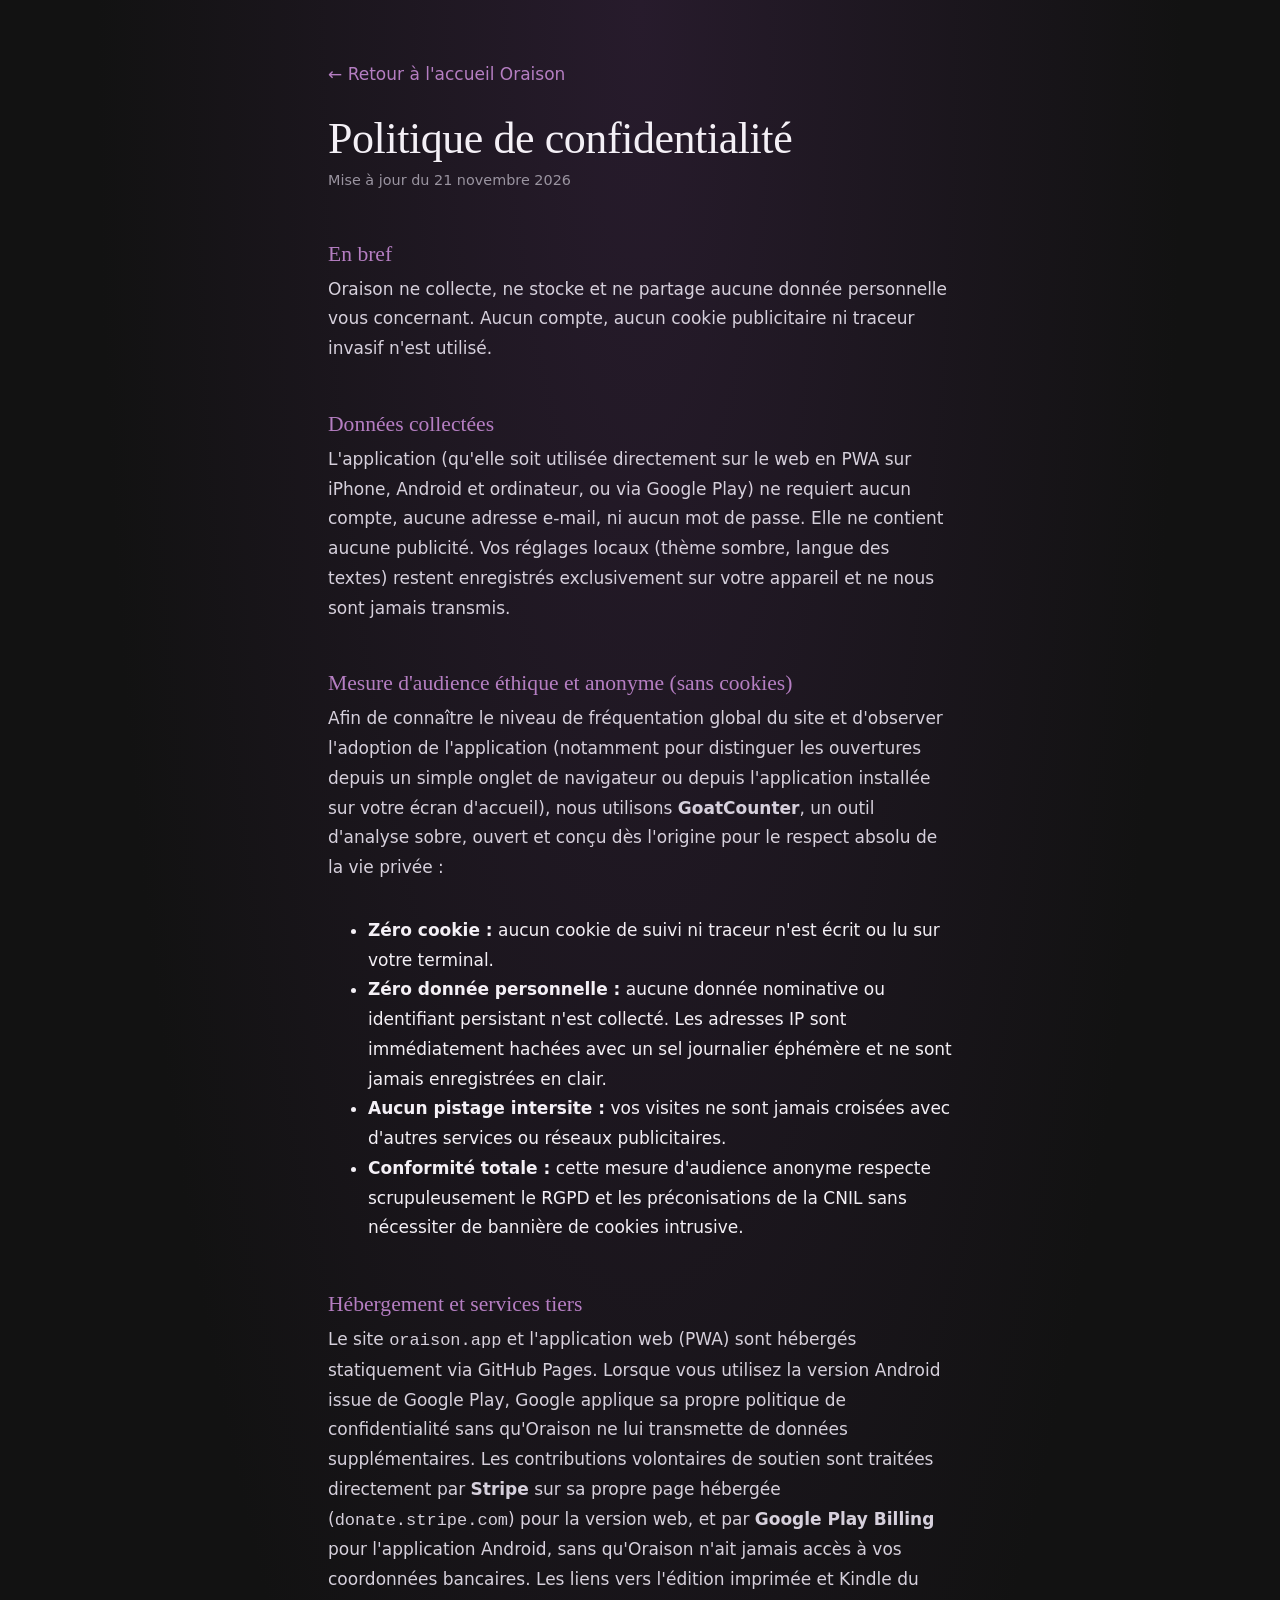
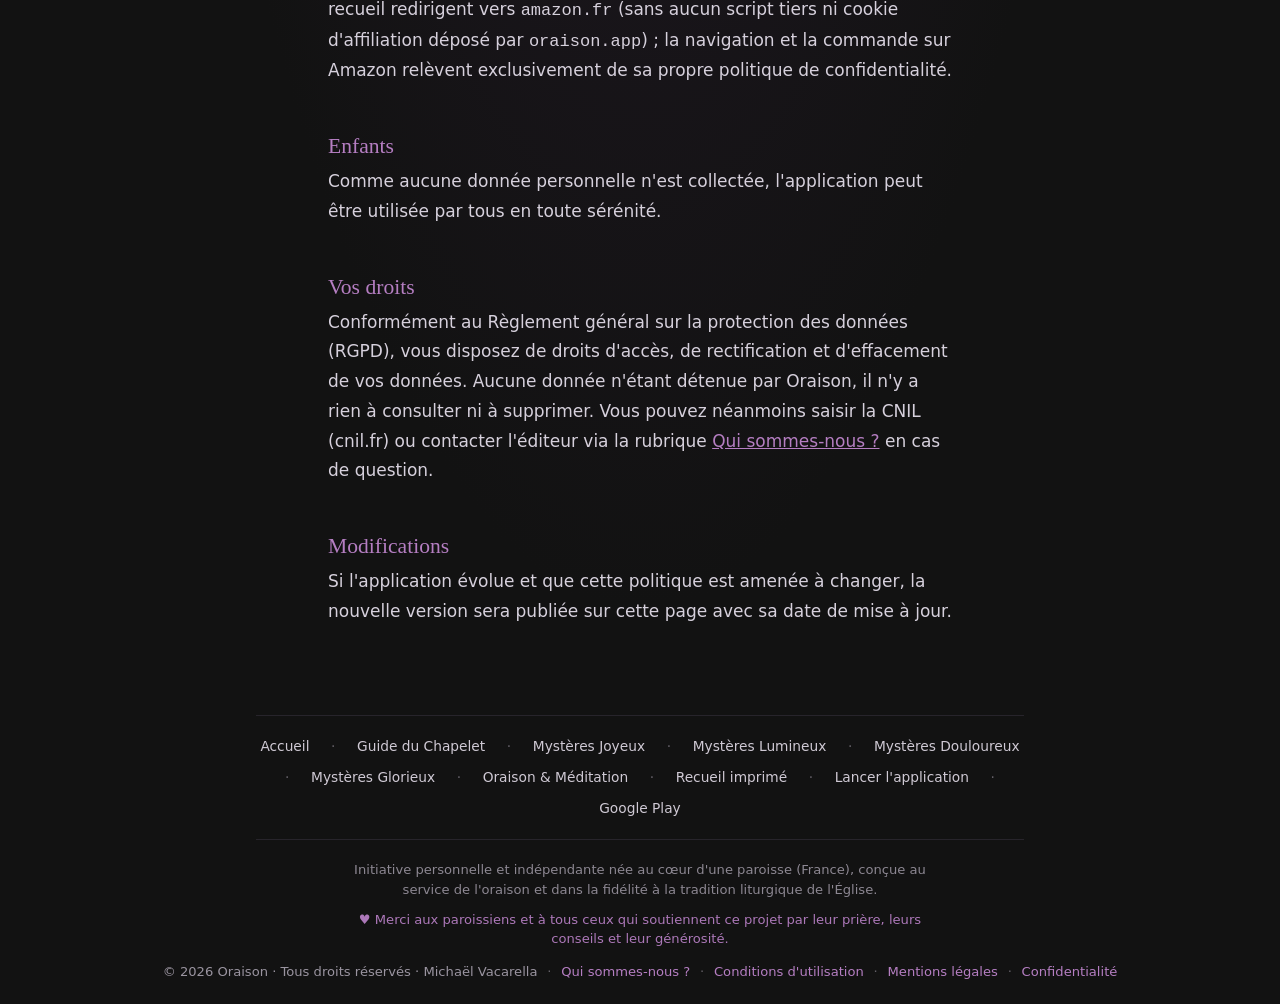
<file: privacy.html>
<!doctype html>
<html lang="fr">
<head>
  <meta charset="utf-8">
  <meta name="viewport" content="width=device-width, initial-scale=1">
  <title>Politique de confidentialité — Oraison</title>
  <meta name="description" content="Politique de confidentialité d'Oraison, application de chapelet et méditation : aucune collecte de données personnelles, zéro cookie et zéro publicité.">
  <meta name="robots" content="noindex, follow">
  <meta name="theme-color" content="#121212">
  <link rel="icon" href="logo.svg" type="image/svg+xml">
  <link rel="icon" type="image/png" href="favicon.png" sizes="48x48">
  <link rel="canonical" href="https://oraison.app/privacy.html">
  <link rel="stylesheet" href="style.css">
  <script data-goatcounter="https://vacarelm.goatcounter.com/count" async src="https://gc.zgo.at/count.js"></script>
</head>
<body>
  <main class="legal">
    <a href="/" class="back">← Retour à l'accueil Oraison</a>
    <h1>Politique de confidentialité</h1>
    <p class="meta">Mise à jour du 21 novembre 2026</p>

    <h2>En bref</h2>
    <p>Oraison ne collecte, ne stocke et ne partage aucune donnée personnelle vous concernant. Aucun compte, aucun cookie publicitaire ni traceur invasif n'est utilisé.</p>

    <h2>Données collectées</h2>
    <p>L'application (qu'elle soit utilisée directement sur le web en PWA sur iPhone, Android et ordinateur, ou via Google Play) ne requiert aucun compte, aucune adresse e-mail, ni aucun mot de passe. Elle ne contient aucune publicité. Vos réglages locaux (thème sombre, langue des textes) restent enregistrés exclusivement sur votre appareil et ne nous sont jamais transmis.</p>

    <h2>Mesure d'audience éthique et anonyme (sans cookies)</h2>
    <p>Afin de connaître le niveau de fréquentation global du site et d'observer l'adoption de l'application (notamment pour distinguer les ouvertures depuis un simple onglet de navigateur ou depuis l'application installée sur votre écran d'accueil), nous utilisons <strong>GoatCounter</strong>, un outil d'analyse sobre, ouvert et conçu dès l'origine pour le respect absolu de la vie privée&nbsp;:</p>
    <ul>
      <li><strong>Zéro cookie :</strong> aucun cookie de suivi ni traceur n'est écrit ou lu sur votre terminal.</li>
      <li><strong>Zéro donnée personnelle :</strong> aucune donnée nominative ou identifiant persistant n'est collecté. Les adresses IP sont immédiatement hachées avec un sel journalier éphémère et ne sont jamais enregistrées en clair.</li>
      <li><strong>Aucun pistage intersite :</strong> vos visites ne sont jamais croisées avec d'autres services ou réseaux publicitaires.</li>
      <li><strong>Conformité totale :</strong> cette mesure d'audience anonyme respecte scrupuleusement le RGPD et les préconisations de la CNIL sans nécessiter de bannière de cookies intrusive.</li>
    </ul>

    <h2>Hébergement et services tiers</h2>
    <p>Le site <code>oraison.app</code> et l'application web (PWA) sont hébergés statiquement via GitHub Pages. Lorsque vous utilisez la version Android issue de Google Play, Google applique sa propre politique de confidentialité sans qu'Oraison ne lui transmette de données supplémentaires. Les contributions volontaires de soutien sont traitées directement par <strong>Stripe</strong> sur sa propre page hébergée (<code>donate.stripe.com</code>) pour la version web, et par <strong>Google Play Billing</strong> pour l'application Android, sans qu'Oraison n'ait jamais accès à vos coordonnées bancaires. Les liens vers l'édition imprimée et Kindle du recueil redirigent vers <code>amazon.fr</code> (sans aucun script tiers ni cookie d'affiliation déposé par <code>oraison.app</code>) ; la navigation et la commande sur Amazon relèvent exclusivement de sa propre politique de confidentialité.</p>

    <h2>Enfants</h2>
    <p>Comme aucune donnée personnelle n'est collectée, l'application peut être utilisée par tous en toute sérénité.</p>

    <h2>Vos droits</h2>
    <p>Conformément au Règlement général sur la protection des données (RGPD), vous disposez de droits d'accès, de rectification et d'effacement de vos données. Aucune donnée n'étant détenue par Oraison, il n'y a rien à consulter ni à supprimer. Vous pouvez néanmoins saisir la CNIL (cnil.fr) ou contacter l'éditeur via la rubrique <a href="qui-sommes-nous.html">Qui sommes-nous&nbsp;?</a> en cas de question.</p>

    <h2>Modifications</h2>
    <p>Si l'application évolue et que cette politique est amenée à changer, la nouvelle version sera publiée sur cette page avec sa date de mise à jour.</p>
  </main>
  <footer>
    <nav class="footer-nav" aria-label="Guides liturgiques et mystères du Rosaire">
      <a href="/">Accueil</a> <span class="footer-sep" aria-hidden="true">·</span>
      <a href="prier-le-chapelet.html">Guide du Chapelet</a> <span class="footer-sep" aria-hidden="true">·</span>
      <a href="mysteres-joyeux.html">Mystères Joyeux</a> <span class="footer-sep" aria-hidden="true">·</span>
      <a href="mysteres-lumineux.html">Mystères Lumineux</a> <span class="footer-sep" aria-hidden="true">·</span>
      <a href="mysteres-douloureux.html">Mystères Douloureux</a> <span class="footer-sep" aria-hidden="true">·</span>
      <a href="mysteres-glorieux.html">Mystères Glorieux</a> <span class="footer-sep" aria-hidden="true">·</span>
      <a href="oraison-meditation.html">Oraison &amp; Méditation</a> <span class="footer-sep" aria-hidden="true">·</span>
      <a href="recueil-chapelet.html">Recueil imprimé</a> <span class="footer-sep" aria-hidden="true">·</span>
      <a href="app/">Lancer l'application</a> <span class="footer-sep" aria-hidden="true">·</span>
      <a href="https://play.google.com/store/apps/details?id=app.oraison" target="_blank" rel="noopener">Google Play</a>
    </nav>
    <p class="footer-initiative">Initiative personnelle et indépendante née au cœur d'une paroisse (France), conçue au service de l'oraison et dans la fidélité à la tradition liturgique de l'Église.</p>
    <p class="footer-thanks">♥ Merci aux paroissiens et à tous ceux qui soutiennent ce projet par leur prière, leurs conseils et leur générosité.</p>
    <div>
      <span>© 2026 Oraison · Tous droits réservés · Michaël Vacarella</span> <span class="footer-sep" aria-hidden="true">·</span>
      <a href="qui-sommes-nous.html">Qui sommes-nous ?</a> <span class="footer-sep" aria-hidden="true">·</span>
      <a href="conditions-utilisation.html">Conditions d'utilisation</a> <span class="footer-sep" aria-hidden="true">·</span>
      <a href="mentions-legales.html">Mentions légales</a> <span class="footer-sep" aria-hidden="true">·</span>
      <a href="privacy.html" aria-current="page">Confidentialité</a>
    </div>
  </footer>
</body>
</html>
</file>
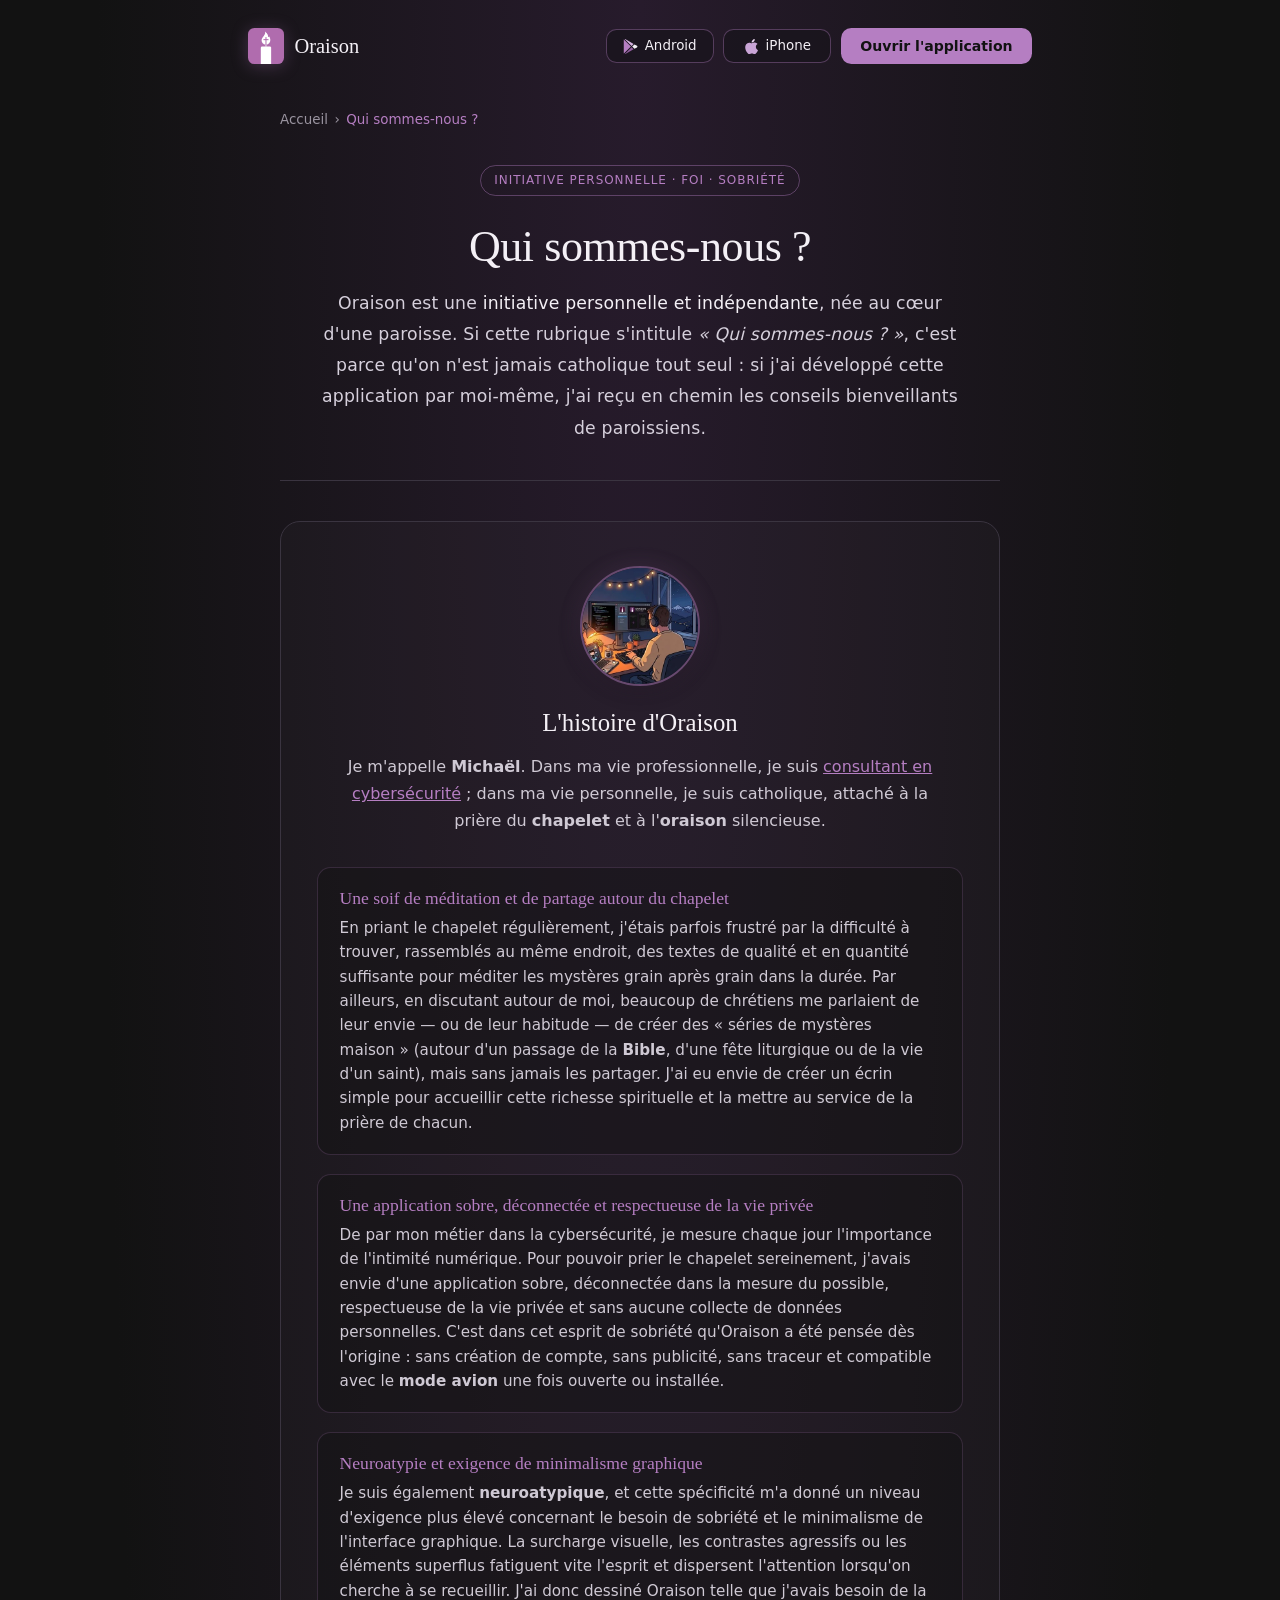
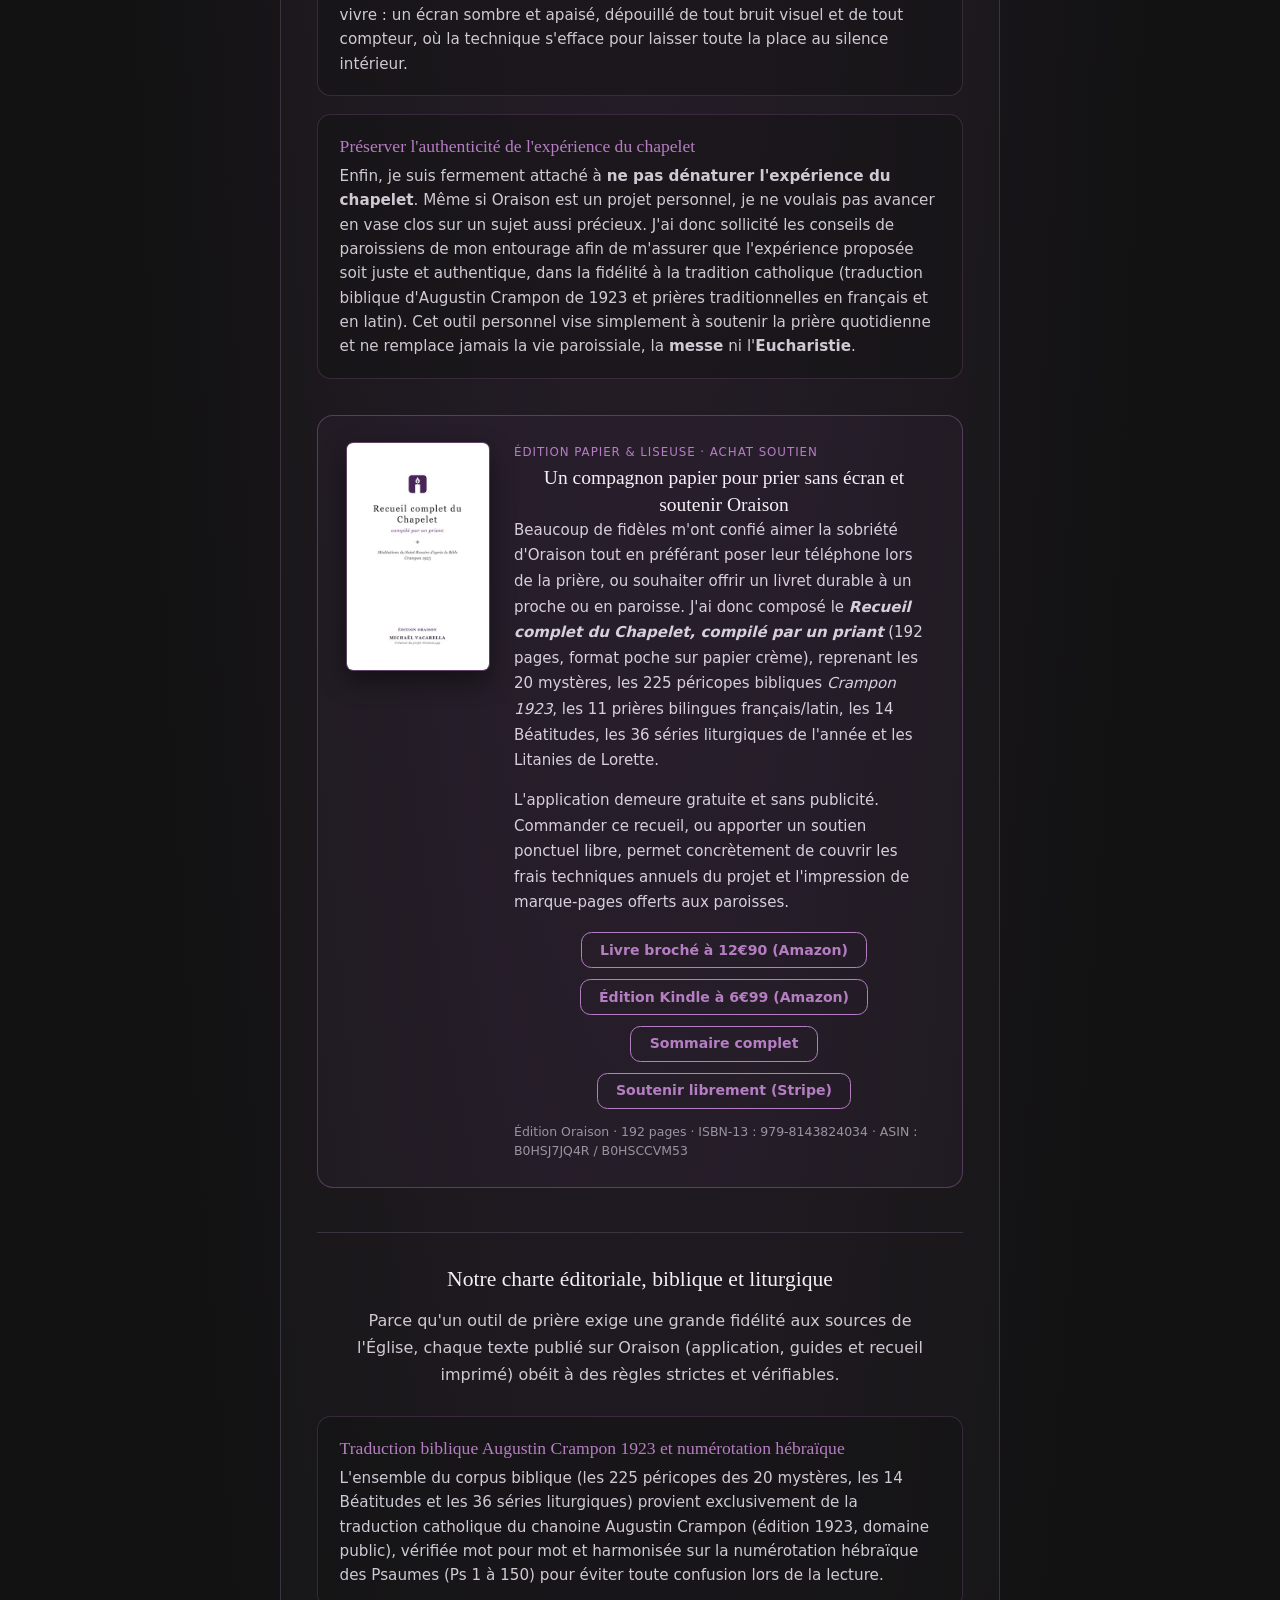
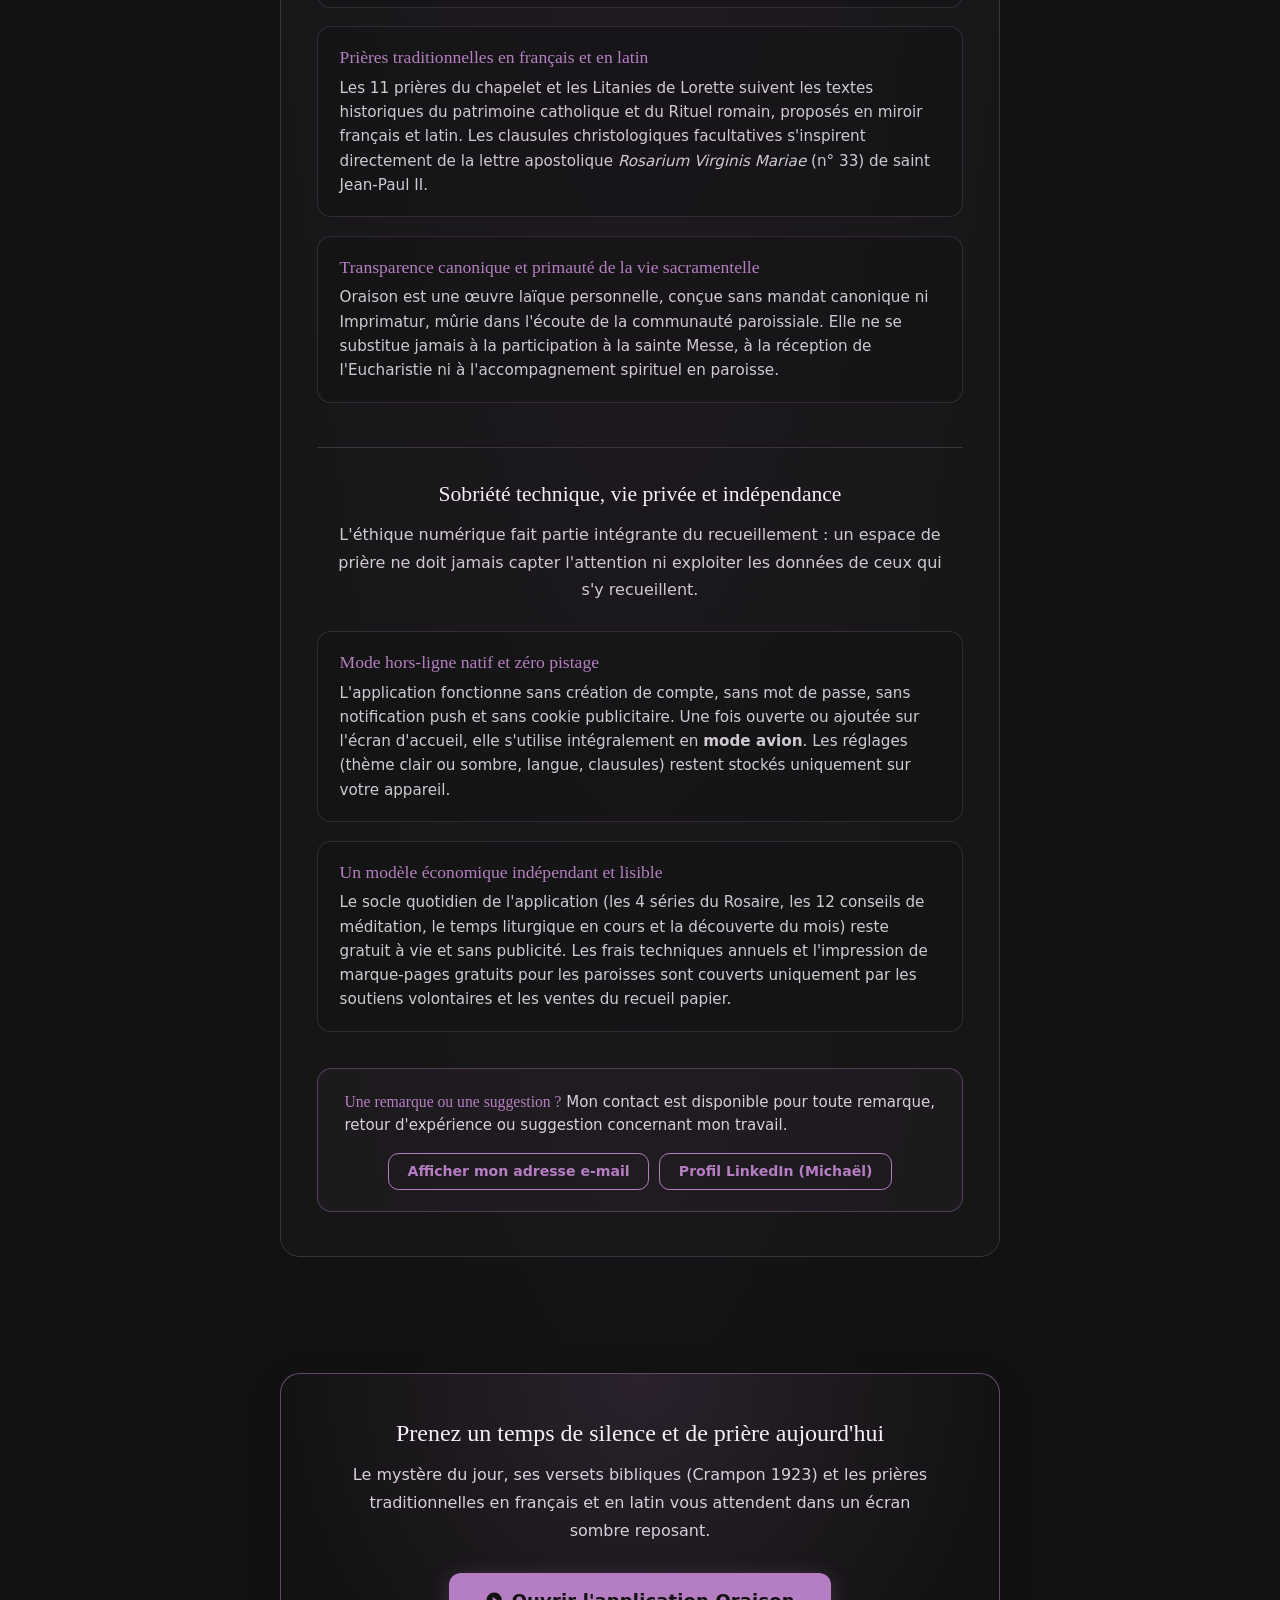
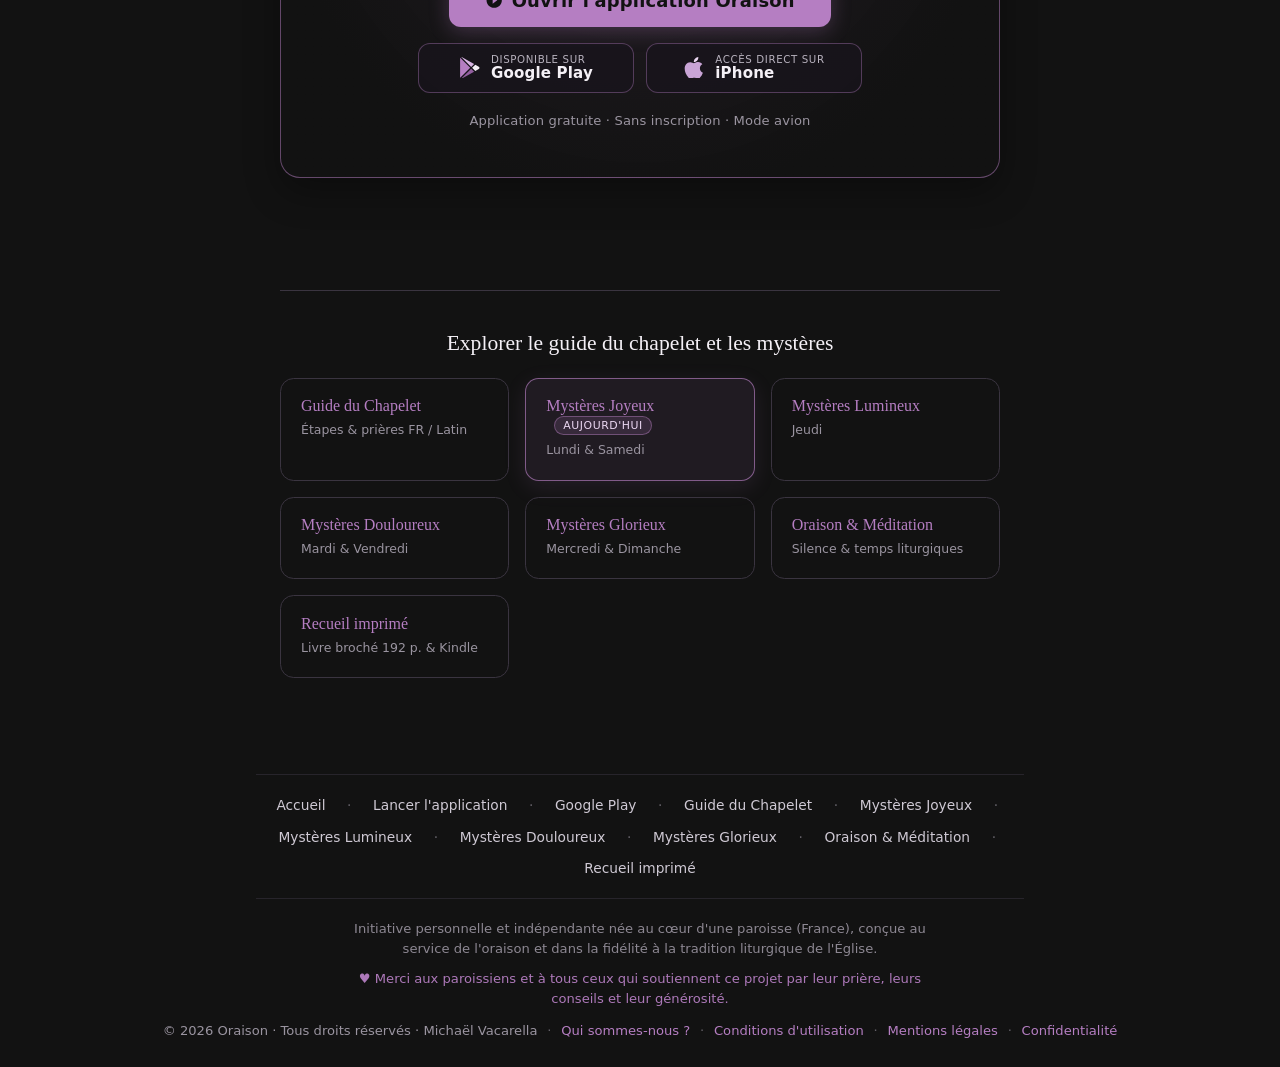
<file: qui-sommes-nous.html>
<!doctype html>
<html lang="fr">
<head>
  <meta charset="utf-8">
  <meta name="viewport" content="width=device-width, initial-scale=1">
  <title>Qui sommes-nous ? L'histoire d'Oraison — Michaël</title>
  <meta name="description" content="Histoire d'Oraison : une initiative indépendante créée par Michaël pour prier le chapelet et méditer dans le calme, sans publicité ni suivi personnel.">
  <meta name="robots" content="index,follow,max-image-preview:large">
  <meta name="theme-color" content="#121212">
  <link rel="icon" href="logo.svg" type="image/svg+xml">
  <link rel="icon" type="image/png" href="favicon.png" sizes="48x48">
  <link rel="apple-touch-icon" sizes="180x180" href="app/icons/apple-touch-icon.png">
  <link rel="manifest" href="app/manifest.json">
  <link rel="canonical" href="https://oraison.app/qui-sommes-nous.html">
  <link rel="prefetch" href="app/">
  <link rel="stylesheet" href="style.css">
  <script data-goatcounter="https://vacarelm.goatcounter.com/count" async src="https://gc.zgo.at/count.js"></script>

  <meta property="og:type" content="profile">
  <meta property="og:locale" content="fr_FR">
  <meta property="og:site_name" content="Oraison">
  <meta property="og:title" content="Qui sommes-nous ? L'histoire d'Oraison — Michaël">
  <meta property="og:description" content="Une initiative personnelle née au cœur d'une paroisse pour prier le chapelet et méditer la Bible dans la sobriété, hors connexion et sans collecte de données.">
  <meta property="og:image" content="https://oraison.app/og.png">
  <meta property="og:image:alt" content="Oraison, application sobre de chapelet et méditation à la lumière de la Bible">
  <meta property="og:url" content="https://oraison.app/qui-sommes-nous.html">

  <meta name="twitter:card" content="summary_large_image">
  <meta name="twitter:title" content="Qui sommes-nous ? L'histoire d'Oraison — Michaël">
  <meta name="twitter:description" content="L'histoire d'Oraison : une application sobre, déconnectée et respectueuse de la vie privée pour prier le chapelet.">
  <meta name="twitter:image" content="https://oraison.app/og.png">

  <script type="application/ld+json">
  {
    "@context": "https://schema.org",
    "@graph": [
      {
        "@type": "Organization",
        "@id": "https://oraison.app/#organization",
        "name": "Oraison",
        "alternateName": "Édition Oraison",
        "url": "https://oraison.app/",
        "logo": {
          "@type": "ImageObject",
          "url": "https://oraison.app/favicon.png"
        }
      },
      {
        "@type": "BreadcrumbList",
        "itemListElement": [
          { "@type": "ListItem", "position": 1, "name": "Accueil", "item": "https://oraison.app/" },
          { "@type": "ListItem", "position": 2, "name": "Qui sommes-nous ?", "item": "https://oraison.app/qui-sommes-nous.html" }
        ]
      },
      {
        "@type": "AboutPage",
        "@id": "https://oraison.app/qui-sommes-nous.html#about",
        "url": "https://oraison.app/qui-sommes-nous.html",
        "name": "Qui sommes-nous ? L'histoire d'Oraison",
        "inLanguage": "fr",
        "description": "Présentation de la genèse d'Oraison par son créateur Michaël, consultant en cybersécurité et catholique.",
        "publisher": { "@id": "https://oraison.app/#organization" },
        "mainEntity": {
          "@type": "Person",
          "@id": "https://oraison.app/#author",
          "name": "Michaël Vacarella",
          "jobTitle": "Consultant en cybersécurité & Créateur d'Oraison",
          "url": "https://oraison.app/qui-sommes-nous.html",
          "image": "https://oraison.app/michael-vacarella.jpg",
          "sameAs": [
            "https://www.linkedin.com/in/mvacarella/"
          ]
        },
        "mentions": [
          { "@type": "WebSite", "@id": "https://oraison.app/#website", "name": "Oraison", "url": "https://oraison.app/" },
          { "@type": "CreativeWork", "@id": "https://oraison.app/#book", "name": "Recueil complet du Chapelet, compilé par un priant", "url": "https://oraison.app/recueil-chapelet.html" }
        ]
      }
    ]
  }
  </script>
</head>
<body>
  <header class="page-topbar">
    <a href="/" class="brand-link" aria-label="Retour à l'accueil Oraison"><img src="logo.svg" alt="Logo Oraison" width="34" height="34"> <span>Oraison</span></a>
    <div class="topbar-actions">
      <a href="https://play.google.com/store/apps/details?id=app.oraison" target="_blank" rel="noopener" class="btn-store-compact" aria-label="Oraison sur Google Play">
        <svg class="playstore-icon" viewBox="0 0 24 24" aria-hidden="true">
          <path fill="#b57ec2" d="M1.337.924a1.486 1.486 0 0 0-.112.568v21.017c0 .217.045.419.124.6l11.155-11.087L1.337.924z"/>
          <path fill="#d7b4e2" d="M13.544 10.989l3.258-3.238L3.45.195a1.466 1.466 0 0 0-.946-.179l11.04 10.973z"/>
          <path fill="#935fa0" d="M13.544 13.056l-11 10.933c.298.036.612-.016.906-.183l13.324-7.54-3.23-3.21z"/>
          <path fill="#f4f0f6" d="M22.018 13.298l-3.919 2.218-3.515-3.493 3.543-3.521 3.891 2.202a1.49 1.49 0 0 1 0 2.594z"/>
        </svg>
        <span>Android</span>
      </a>
      <a href="app/" class="btn-store-compact" data-track="ios-webapp-click" aria-label="Accès direct sur iPhone">
        <svg class="playstore-icon" viewBox="2.995 3 18.003 18.003" aria-hidden="true">
          <path fill="#c9a4d6" d="M17.05 20.28c-.98.95-2.05.8-3.08.35-1.09-.46-2.09-.48-3.24 0-1.44.62-2.2.44-3.06-.35C2.79 15.25 3.51 7.59 9.05 7.31c1.35.07 2.29.74 3.08.8 1.18-.24 2.31-.93 3.57-.84 1.51.12 2.65.72 3.4 1.8-3.12 1.87-2.38 5.98.48 7.13-.57 1.5-1.31 2.99-2.54 4.09z"/>
          <path fill="#ebd7f2" d="M12.03 7.25c-.15-2.23 1.66-4.07 3.74-4.25.29 2.58-2.34 4.5-3.74 4.25z"/>
        </svg>
        <span>iPhone</span>
      </a>
      <a href="app/" class="btn btn-compact" data-track="cta-topbar-about">Ouvrir l'application</a>
    </div>
  </header>

  <main class="pillar-main">
    <nav class="breadcrumb" aria-label="Fil d'Ariane">
      <ol>
        <li><a href="/">Accueil</a></li>
        <li aria-hidden="true">›</li>
        <li><span aria-current="page">Qui sommes-nous ?</span></li>
      </ol>
    </nav>

    <div class="pillar-hero">
      <p class="kicker-badge">Initiative personnelle · Foi · Sobriété</p>
      <h1>Qui sommes-nous&nbsp;?</h1>
      <p class="lead">Oraison est une <strong>initiative personnelle et indépendante</strong>, née au cœur d'une paroisse. Si cette rubrique s'intitule <em>«&nbsp;Qui sommes-nous&nbsp;?&nbsp;»</em>, c'est parce qu'on n'est jamais catholique tout seul&nbsp;: si j'ai développé cette application par moi-même, j'ai reçu en chemin les conseils bienveillants de paroissiens.</p>
    </div>

    <section class="editorial" aria-labelledby="histoire-title">
      <div class="author-portrait-wrap">
        <picture>
          <source srcset="michael-vacarella.webp" type="image/webp">
          <img src="michael-vacarella.jpg" alt="Michaël Vacarella, concepteur et développeur de l'application Oraison" class="author-portrait" width="120" height="120" loading="lazy" decoding="async">
        </picture>
      </div>
      <h2 id="histoire-title">L'histoire d'Oraison</h2>
      <p>Je m'appelle <strong>Michaël</strong>. Dans ma vie professionnelle, je suis <a href="https://www.linkedin.com/in/mvacarella/" target="_blank" rel="noopener noreferrer">consultant en cybersécurité</a>&nbsp;; dans ma vie personnelle, je suis catholique, attaché à la prière du <strong>chapelet</strong> et à l'<strong>oraison</strong> silencieuse.</p>

      <ul class="pillars">
        <li>
          <strong>Une soif de méditation et de partage autour du chapelet</strong>
          <span>En priant le chapelet régulièrement, j'étais parfois frustré par la difficulté à trouver, rassemblés au même endroit, des textes de qualité et en quantité suffisante pour méditer les mystères grain après grain dans la durée. Par ailleurs, en discutant autour de moi, beaucoup de chrétiens me parlaient de leur envie — ou de leur habitude — de créer des «&nbsp;séries de mystères maison&nbsp;» (autour d'un passage de la <strong>Bible</strong>, d'une fête liturgique ou de la vie d'un saint), mais sans jamais les partager. J'ai eu envie de créer un écrin simple pour accueillir cette richesse spirituelle et la mettre au service de la prière de chacun.</span>
        </li>
        <li>
          <strong>Une application sobre, déconnectée et respectueuse de la vie privée</strong>
          <span>De par mon métier dans la cybersécurité, je mesure chaque jour l'importance de l'intimité numérique. Pour pouvoir prier le chapelet sereinement, j'avais envie d'une application sobre, déconnectée dans la mesure du possible, respectueuse de la vie privée et sans aucune collecte de données personnelles. C'est dans cet esprit de sobriété qu'Oraison a été pensée dès l'origine&nbsp;: sans création de compte, sans publicité, sans traceur et compatible avec le <strong>mode avion</strong> une fois ouverte ou installée.</span>
        </li>
        <li>
          <strong>Neuroatypie et exigence de minimalisme graphique</strong>
          <span>Je suis également <strong>neuroatypique</strong>, et cette spécificité m'a donné un niveau d'exigence plus élevé concernant le besoin de sobriété et le minimalisme de l'interface graphique. La surcharge visuelle, les contrastes agressifs ou les éléments superflus fatiguent vite l'esprit et dispersent l'attention lorsqu'on cherche à se recueillir. J'ai donc dessiné Oraison telle que j'avais besoin de la vivre&nbsp;: un écran sombre et apaisé, dépouillé de tout bruit visuel et de tout compteur, où la technique s'efface pour laisser toute la place au silence intérieur.</span>
        </li>
        <li>
          <strong>Préserver l'authenticité de l'expérience du chapelet</strong>
          <span>Enfin, je suis fermement attaché à <strong>ne pas dénaturer l'expérience du chapelet</strong>. Même si Oraison est un projet personnel, je ne voulais pas avancer en vase clos sur un sujet aussi précieux. J'ai donc sollicité les conseils de paroissiens de mon entourage afin de m'assurer que l'expérience proposée soit juste et authentique, dans la fidélité à la tradition catholique (traduction biblique d'Augustin Crampon de 1923 et prières traditionnelles en français et en latin). Cet outil personnel vise simplement à soutenir la prière quotidienne et ne remplace jamais la vie paroissiale, la <strong>messe</strong> ni l'<strong>Eucharistie</strong>.</span>
        </li>
      </ul>

      <div class="book-card book-card-with-cover" id="recueil-chapelet" role="region" aria-labelledby="recueil-about-title">
        <img src="couverture-recueil-chapelet.jpg" alt="Couverture du Recueil complet du Chapelet, compilé par un priant (Édition Oraison)" class="book-cover-thumb" width="360" height="576" loading="lazy" decoding="async">
        <div>
          <span class="book-card-kicker">Édition papier &amp; liseuse · Achat soutien</span>
          <h2 id="recueil-about-title">Un compagnon papier pour prier sans écran et soutenir Oraison</h2>
          <p>Beaucoup de fidèles m'ont confié aimer la sobriété d'Oraison tout en préférant poser leur téléphone lors de la prière, ou souhaiter offrir un livret durable à un proche ou en paroisse. J'ai donc composé le <strong><em>Recueil complet du Chapelet, compilé par un priant</em></strong> (192 pages, format poche sur papier crème), reprenant les 20 mystères, les 225 péricopes bibliques <em>Crampon 1923</em>, les 11 prières bilingues français/latin, les 14 Béatitudes, les 36 séries liturgiques de l'année et les Litanies de Lorette.</p>
          <p>L'application demeure gratuite et sans publicité. Commander ce recueil, ou apporter un soutien ponctuel libre, permet concrètement de couvrir les frais techniques annuels du projet et l'impression de marque-pages offerts aux paroisses.</p>
          <p class="transparency-action">
            <a class="btn btn-outline btn-compact" href="https://www.amazon.fr/dp/B0HSJ7JQ4R" target="_blank" rel="noopener" data-track="kdp-broche-about" aria-label="Commander le Recueil complet du Chapelet en livre broché à 12€90 sur Amazon">Livre broché à 12€90 (Amazon)</a>
            <a class="btn btn-outline btn-compact" href="https://www.amazon.fr/dp/B0HSCCVM53" target="_blank" rel="noopener" data-track="kdp-kindle-about" aria-label="Télécharger le Recueil complet du Chapelet en édition Kindle à 6€99 sur Amazon">Édition Kindle à 6€99 (Amazon)</a>
            <a class="btn btn-outline btn-compact" href="recueil-chapelet.html" data-track="kdp-details-about">Sommaire complet</a>
            <a class="btn btn-outline btn-compact" href="https://donate.stripe.com/aFabIUa0Bg255v6gYlco003" target="_blank" rel="noopener noreferrer" data-track="cta-soutien-stripe-about">Soutenir librement (Stripe)</a>
          </p>
          <p class="book-meta">Édition Oraison · 192 pages · ISBN-13&nbsp;: 979-8143824034 · ASIN&nbsp;: B0HSJ7JQ4R / B0HSCCVM53</p>
        </div>
      </div>

      <h2 class="sub-heading" id="charte-doctrinale-title">Notre charte éditoriale, biblique et liturgique</h2>
      <p class="sub-intro">Parce qu'un outil de prière exige une grande fidélité aux sources de l'Église, chaque texte publié sur Oraison (application, guides et recueil imprimé) obéit à des règles strictes et vérifiables.</p>
      <ul class="pillars">
        <li>
          <strong>Traduction biblique Augustin Crampon 1923 et numérotation hébraïque</strong>
          <span>L'ensemble du corpus biblique (les 225 péricopes des 20 mystères, les 14 Béatitudes et les 36 séries liturgiques) provient exclusivement de la traduction catholique du chanoine Augustin Crampon (édition 1923, domaine public), vérifiée mot pour mot et harmonisée sur la numérotation hébraïque des Psaumes (Ps 1 à 150) pour éviter toute confusion lors de la lecture.</span>
        </li>
        <li>
          <strong>Prières traditionnelles en français et en latin</strong>
          <span>Les 11 prières du chapelet et les Litanies de Lorette suivent les textes historiques du patrimoine catholique et du Rituel romain, proposés en miroir français et latin. Les clausules christologiques facultatives s'inspirent directement de la lettre apostolique <em>Rosarium Virginis Mariae</em> (n° 33) de saint Jean-Paul II.</span>
        </li>
        <li>
          <strong>Transparence canonique et primauté de la vie sacramentelle</strong>
          <span>Oraison est une œuvre laïque personnelle, conçue sans mandat canonique ni Imprimatur, mûrie dans l'écoute de la communauté paroissiale. Elle ne se substitue jamais à la participation à la sainte Messe, à la réception de l'Eucharistie ni à l'accompagnement spirituel en paroisse.</span>
        </li>
      </ul>

      <h2 class="sub-heading" id="engagements-title">Sobriété technique, vie privée et indépendance</h2>
      <p class="sub-intro">L'éthique numérique fait partie intégrante du recueillement : un espace de prière ne doit jamais capter l'attention ni exploiter les données de ceux qui s'y recueillent.</p>
      <ul class="pillars">
        <li>
          <strong>Mode hors-ligne natif et zéro pistage</strong>
          <span>L'application fonctionne sans création de compte, sans mot de passe, sans notification push et sans cookie publicitaire. Une fois ouverte ou ajoutée sur l'écran d'accueil, elle s'utilise intégralement en <strong>mode avion</strong>. Les réglages (thème clair ou sombre, langue, clausules) restent stockés uniquement sur votre appareil.</span>
        </li>
        <li>
          <strong>Un modèle économique indépendant et lisible</strong>
          <span>Le socle quotidien de l'application (les 4 séries du Rosaire, les 12 conseils de méditation, le temps liturgique en cours et la découverte du mois) reste gratuit à vie et sans publicité. Les frais techniques annuels et l'impression de marque-pages gratuits pour les paroisses sont couverts uniquement par les soutiens volontaires et les ventes du recueil papier.</span>
        </li>
      </ul>

      <div class="transparency-note" id="contact" role="note" aria-label="Contacter Michaël">
        <p><strong>Une remarque ou une suggestion&nbsp;?</strong> Mon contact est disponible pour toute remarque, retour d'expérience ou suggestion concernant mon travail.</p>
        <p class="transparency-action">
          <button type="button" id="about-contact-btn" class="btn btn-outline btn-compact">Afficher mon adresse e-mail</button>
          <span id="about-contact-slot" hidden></span>
          <a class="btn btn-outline btn-compact" href="https://www.linkedin.com/in/mvacarella/" target="_blank" rel="noopener noreferrer" data-track="about-linkedin-click">Profil LinkedIn (Michaël)</a>
        </p>
      </div>
    </section>

    <aside class="cta-tunnel" aria-label="Entrer en prière avec Oraison">
      <h3>Prenez un temps de silence et de prière aujourd'hui</h3>
      <p>Le mystère du jour, ses versets bibliques (Crampon 1923) et les prières traditionnelles en français et en latin vous attendent dans un écran sombre reposant.</p>
      <div class="cta-actions">
        <a class="btn btn-primary" href="app/" data-track="cta-bottom-about">
          <svg viewBox="0 0 24 24" aria-hidden="true"><path d="M12 2C6.48 2 2 6.48 2 12s4.48 10 10 10 10-4.48 10-10S17.52 2 12 2zm-2 14.5v-9l6 4.5-6 4.5z" fill="currentColor"/></svg>
          Ouvrir l'application Oraison
        </a>
        <div class="hero-store">
          <a class="btn-store" href="https://play.google.com/store/apps/details?id=app.oraison" target="_blank" rel="noopener" aria-label="Télécharger Oraison sur Google Play">
            <svg class="playstore-icon" viewBox="0 0 24 24" aria-hidden="true">
              <path fill="#b57ec2" d="M1.337.924a1.486 1.486 0 0 0-.112.568v21.017c0 .217.045.419.124.6l11.155-11.087L1.337.924z"/>
              <path fill="#d7b4e2" d="M13.544 10.989l3.258-3.238L3.45.195a1.466 1.466 0 0 0-.946-.179l11.04 10.973z"/>
              <path fill="#935fa0" d="M13.544 13.056l-11 10.933c.298.036.612-.016.906-.183l13.324-7.54-3.23-3.21z"/>
              <path fill="#f4f0f6" d="M22.018 13.298l-3.919 2.218-3.515-3.493 3.543-3.521 3.891 2.202a1.49 1.49 0 0 1 0 2.594z"/>
            </svg>
            <span class="btn-store-text">
              <span class="btn-store-kicker">Disponible sur</span>
              <span class="btn-store-title">Google Play</span>
            </span>
          </a>
          <a class="btn-store" href="app/" data-track="ios-webapp-click" aria-label="Accès direct à l'application Oraison sur iPhone et iPad">
            <svg class="playstore-icon" viewBox="2.995 3 18.003 18.003" aria-hidden="true">
              <path fill="#c9a4d6" d="M17.05 20.28c-.98.95-2.05.8-3.08.35-1.09-.46-2.09-.48-3.24 0-1.44.62-2.2.44-3.06-.35C2.79 15.25 3.51 7.59 9.05 7.31c1.35.07 2.29.74 3.08.8 1.18-.24 2.31-.93 3.57-.84 1.51.12 2.65.72 3.4 1.8-3.12 1.87-2.38 5.98.48 7.13-.57 1.5-1.31 2.99-2.54 4.09z"/>
              <path fill="#ebd7f2" d="M12.03 7.25c-.15-2.23 1.66-4.07 3.74-4.25.29 2.58-2.34 4.5-3.74 4.25z"/>
            </svg>
            <span class="btn-store-text">
              <span class="btn-store-kicker">Accès direct sur</span>
              <span class="btn-store-title">iPhone</span>
            </span>
          </a>
        </div>
      </div>
      <p class="cta-reassurance">Application gratuite · Sans inscription · Mode avion</p>
    </aside>

    <nav class="silo-section" aria-label="Explorer le guide du chapelet et les mystères">
      <h3>Explorer le guide du chapelet et les mystères</h3>
      <div class="silo-grid">
        <a href="prier-le-chapelet.html" class="silo-card"><strong>Guide du Chapelet</strong> <small>Étapes &amp; prières FR / Latin</small></a>
        <a href="mysteres-joyeux.html" class="silo-card" data-days="1,6"><strong>Mystères Joyeux</strong> <small>Lundi &amp; Samedi</small></a>
        <a href="mysteres-lumineux.html" class="silo-card" data-days="4"><strong>Mystères Lumineux</strong> <small>Jeudi</small></a>
        <a href="mysteres-douloureux.html" class="silo-card" data-days="2,5"><strong>Mystères Douloureux</strong> <small>Mardi &amp; Vendredi</small></a>
        <a href="mysteres-glorieux.html" class="silo-card" data-days="0,3"><strong>Mystères Glorieux</strong> <small>Mercredi &amp; Dimanche</small></a>
        <a href="oraison-meditation.html" class="silo-card"><strong>Oraison &amp; Méditation</strong> <small>Silence &amp; temps liturgiques</small></a>
        <a href="recueil-chapelet.html" class="silo-card"><strong>Recueil imprimé</strong> <small>Livre broché 192 p. &amp; Kindle</small></a>
      </div>
    </nav>
  </main>

  <footer>
    <nav class="footer-nav" aria-label="Guides liturgiques et mystères du Rosaire">
      <a href="/">Accueil</a> <span class="footer-sep" aria-hidden="true">·</span>
      <a href="app/">Lancer l'application</a> <span class="footer-sep" aria-hidden="true">·</span>
      <a href="https://play.google.com/store/apps/details?id=app.oraison" target="_blank" rel="noopener">Google Play</a> <span class="footer-sep" aria-hidden="true">·</span>
      <a href="prier-le-chapelet.html">Guide du Chapelet</a> <span class="footer-sep" aria-hidden="true">·</span>
      <a href="mysteres-joyeux.html">Mystères Joyeux</a> <span class="footer-sep" aria-hidden="true">·</span>
      <a href="mysteres-lumineux.html">Mystères Lumineux</a> <span class="footer-sep" aria-hidden="true">·</span>
      <a href="mysteres-douloureux.html">Mystères Douloureux</a> <span class="footer-sep" aria-hidden="true">·</span>
      <a href="mysteres-glorieux.html">Mystères Glorieux</a> <span class="footer-sep" aria-hidden="true">·</span>
      <a href="oraison-meditation.html">Oraison &amp; Méditation</a> <span class="footer-sep" aria-hidden="true">·</span>
      <a href="recueil-chapelet.html">Recueil imprimé</a>
    </nav>
    <p class="footer-initiative">Initiative personnelle et indépendante née au cœur d'une paroisse (France), conçue au service de l'oraison et dans la fidélité à la tradition liturgique de l'Église.</p>
    <p class="footer-thanks">♥ Merci aux paroissiens et à tous ceux qui soutiennent ce projet par leur prière, leurs conseils et leur générosité.</p>
    <div>
      <span>© 2026 Oraison · Tous droits réservés · Michaël Vacarella</span> <span class="footer-sep" aria-hidden="true">·</span>
      <a href="qui-sommes-nous.html" aria-current="page">Qui sommes-nous ?</a> <span class="footer-sep" aria-hidden="true">·</span>
      <a href="conditions-utilisation.html">Conditions d'utilisation</a> <span class="footer-sep" aria-hidden="true">·</span>
      <a href="mentions-legales.html">Mentions légales</a> <span class="footer-sep" aria-hidden="true">·</span>
      <a href="privacy.html">Confidentialité</a>
    </div>
  </footer>

  <script>
    (function () {
      function track(name, title) {
        if (window.goatcounter && typeof window.goatcounter.count === 'function') {
          window.goatcounter.count({ path: name, title: title || name, event: true });
        }
      }
      document.querySelectorAll('[data-track]').forEach(function (el) {
        el.addEventListener('click', function () {
          var name = this.getAttribute('data-track');
          track(name, name);
        });
      });
      document.querySelectorAll('a[href*="play.google.com/store"]').forEach(function (link) {
        link.addEventListener('click', function () { track('playstore-click', 'Clic Fiche Google Play Store'); });
      });
      document.querySelectorAll('a[href*="amazon.fr/dp/B0HSJ7JQ4R"]').forEach(function (link) {
        link.addEventListener('click', function () { track('kdp-broche-click', 'Clic Livre Broche Amazon'); });
      });
      document.querySelectorAll('a[href*="amazon.fr/dp/B0HSCCVM53"]').forEach(function (link) {
        link.addEventListener('click', function () { track('kdp-kindle-click', 'Clic Edition Kindle Amazon'); });
      });
      var today = new Date().getDay();
      document.querySelectorAll('.silo-card[data-days]').forEach(function (card) {
        if (card.getAttribute('data-days').split(',').map(Number).indexOf(today) !== -1) {
          card.classList.add('is-today');
          var s = card.querySelector('strong');
          if (s) {
            var pill = document.createElement('span');
            pill.className = 'today-pill';
            pill.textContent = "Aujourd'hui";
            s.appendChild(pill);
          }
        }
      });
      var b = document.getElementById('about-contact-btn'), slot = document.getElementById('about-contact-slot');
      if (b && slot) {
        b.addEventListener('click', function () {
          track('contact-reveal', 'Affichage adresse email de contact');
          var addr = 'vacarelm' + '@' + 'gmail.com', a = document.createElement('a');
          a.className = 'btn btn-outline btn-compact';
          a.href = 'mailto:' + addr + '?subject=Oraison';
          a.textContent = addr;
          slot.appendChild(a);
          slot.hidden = false;
          b.hidden = true;
        });
      }
    })();
  </script>
</body>
</html>
</file>
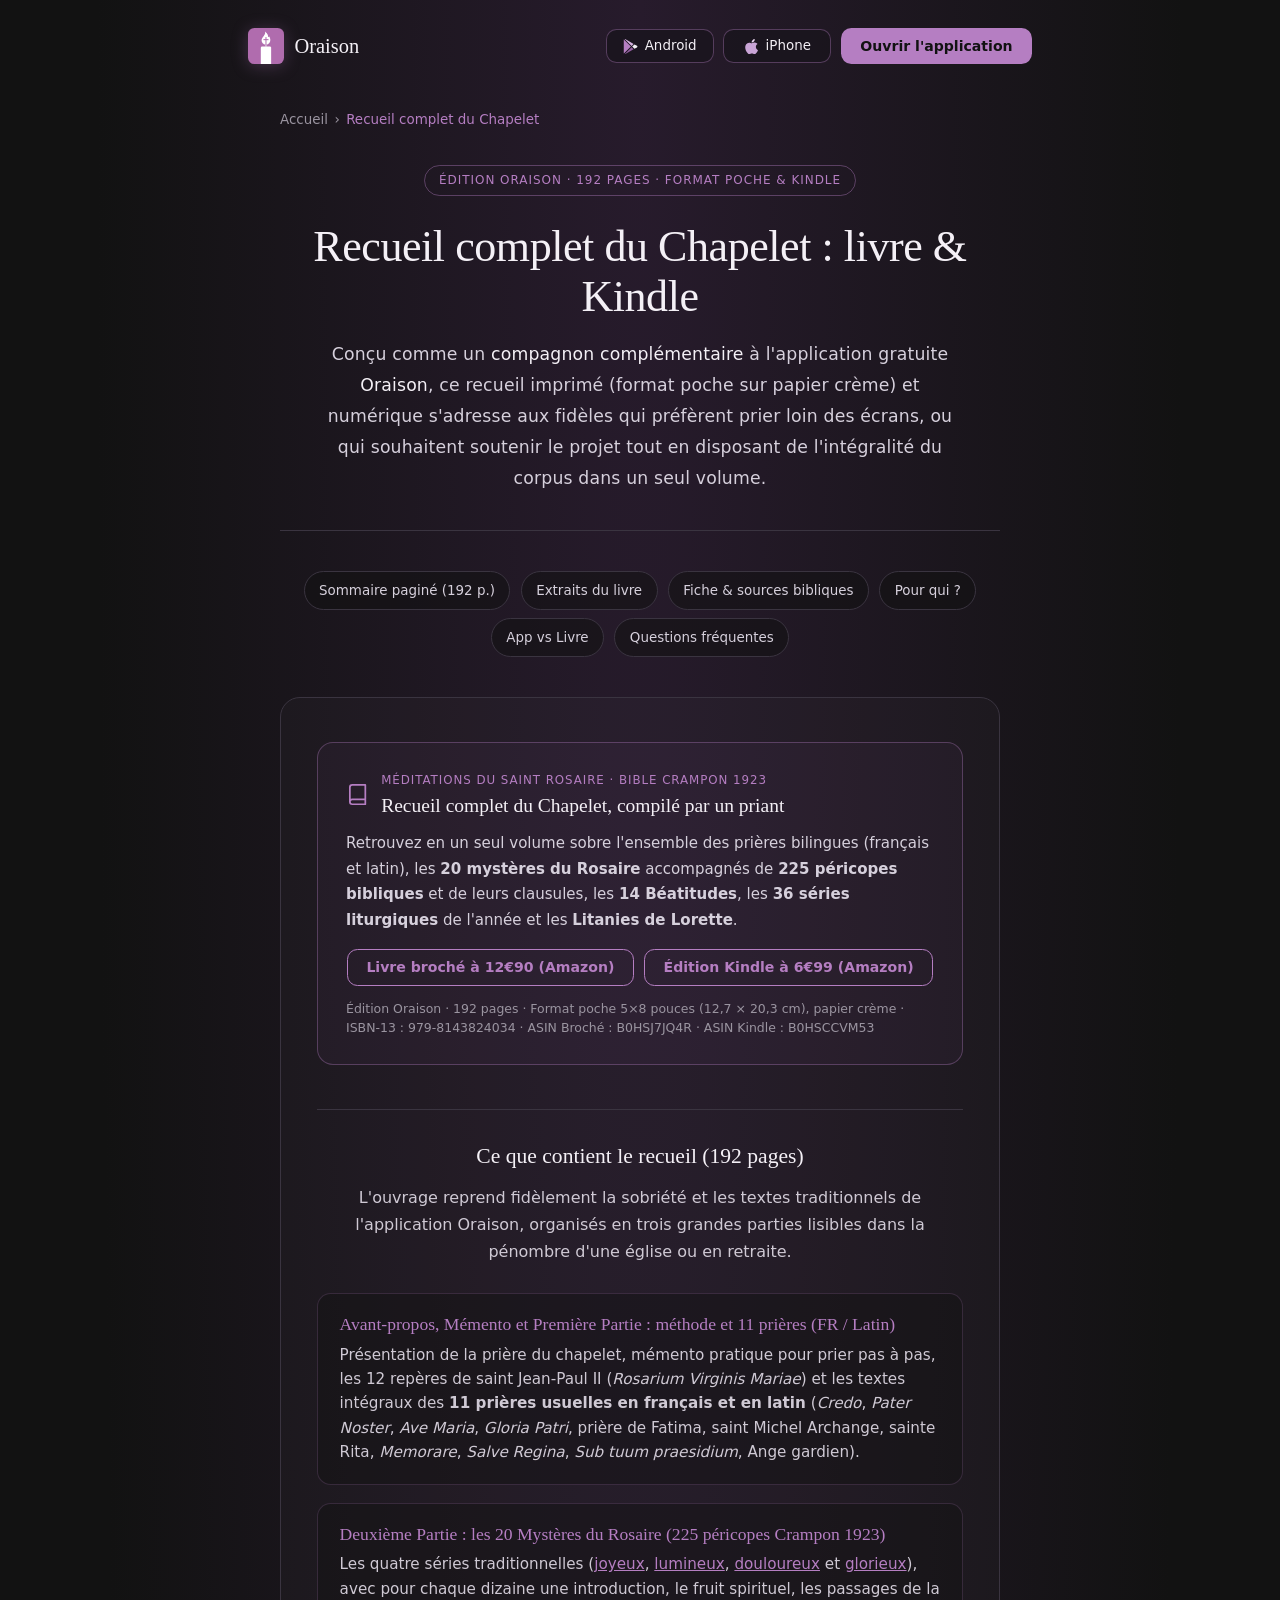
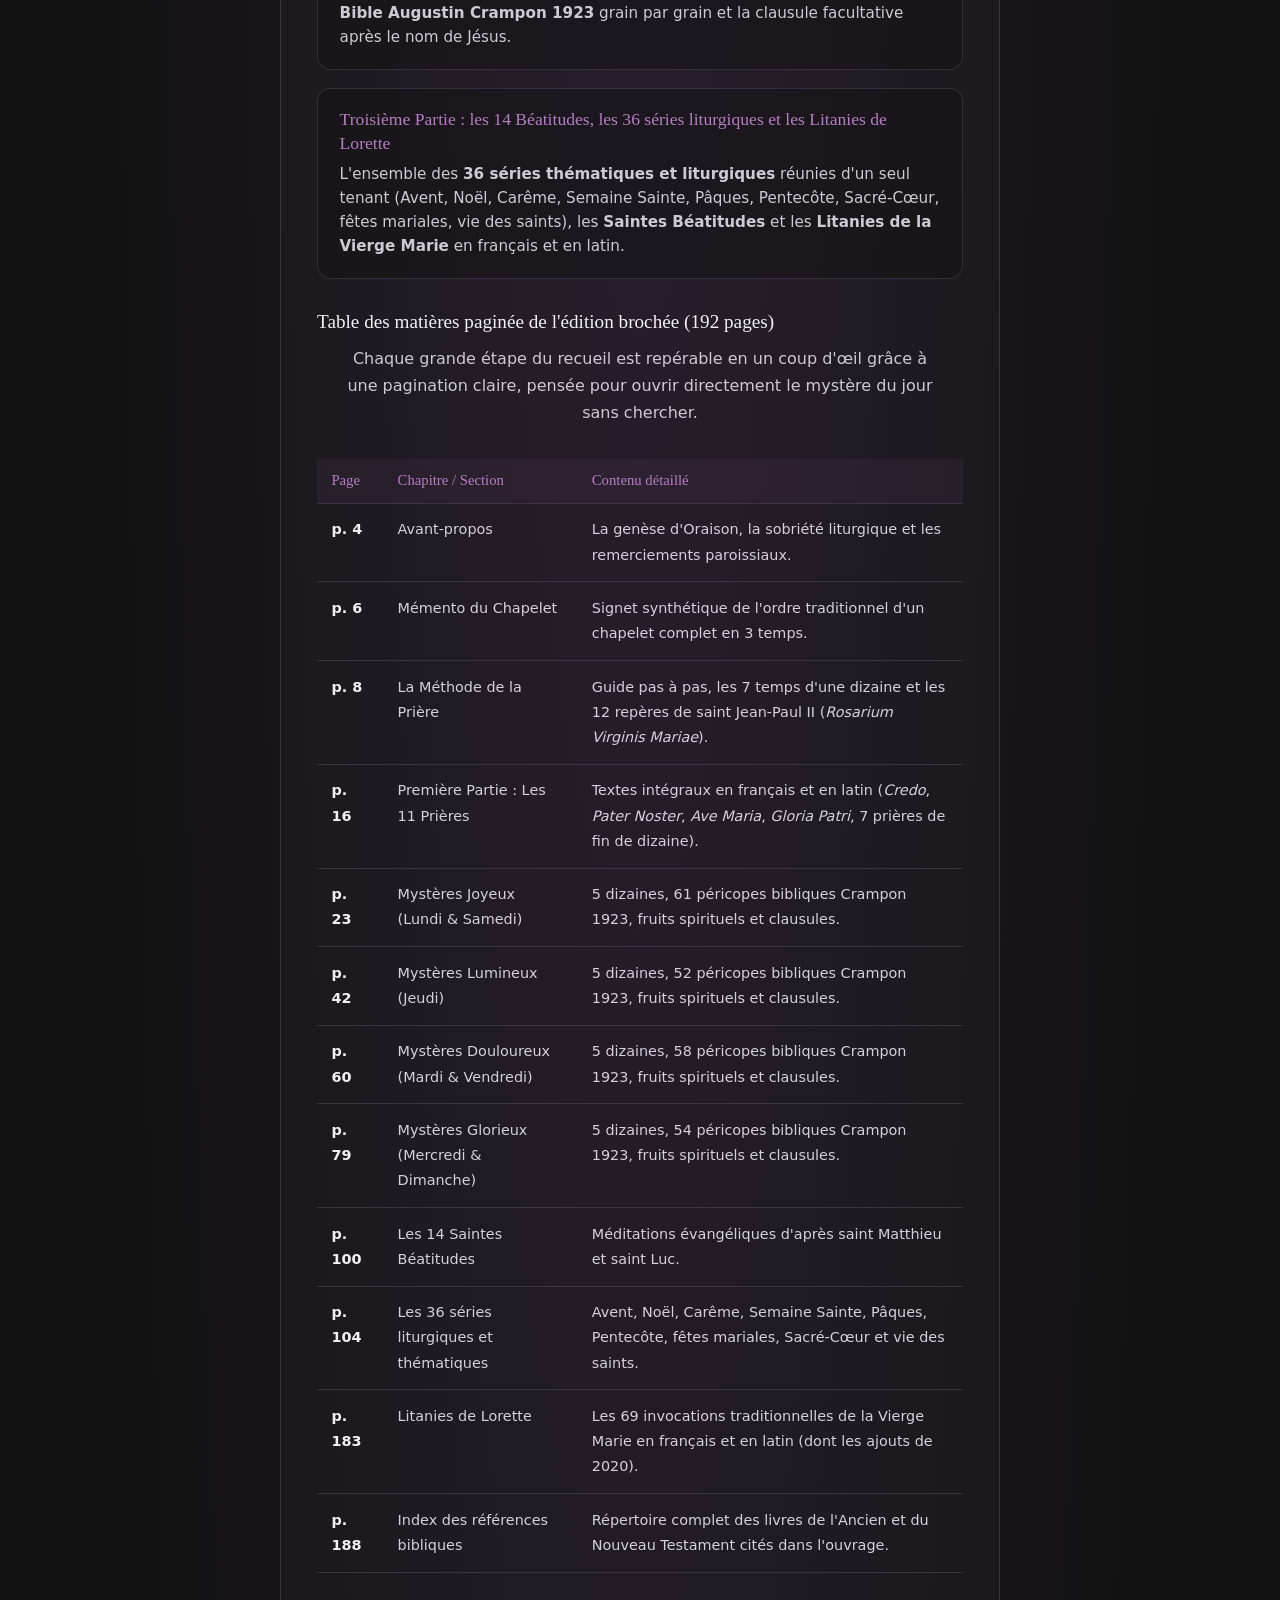
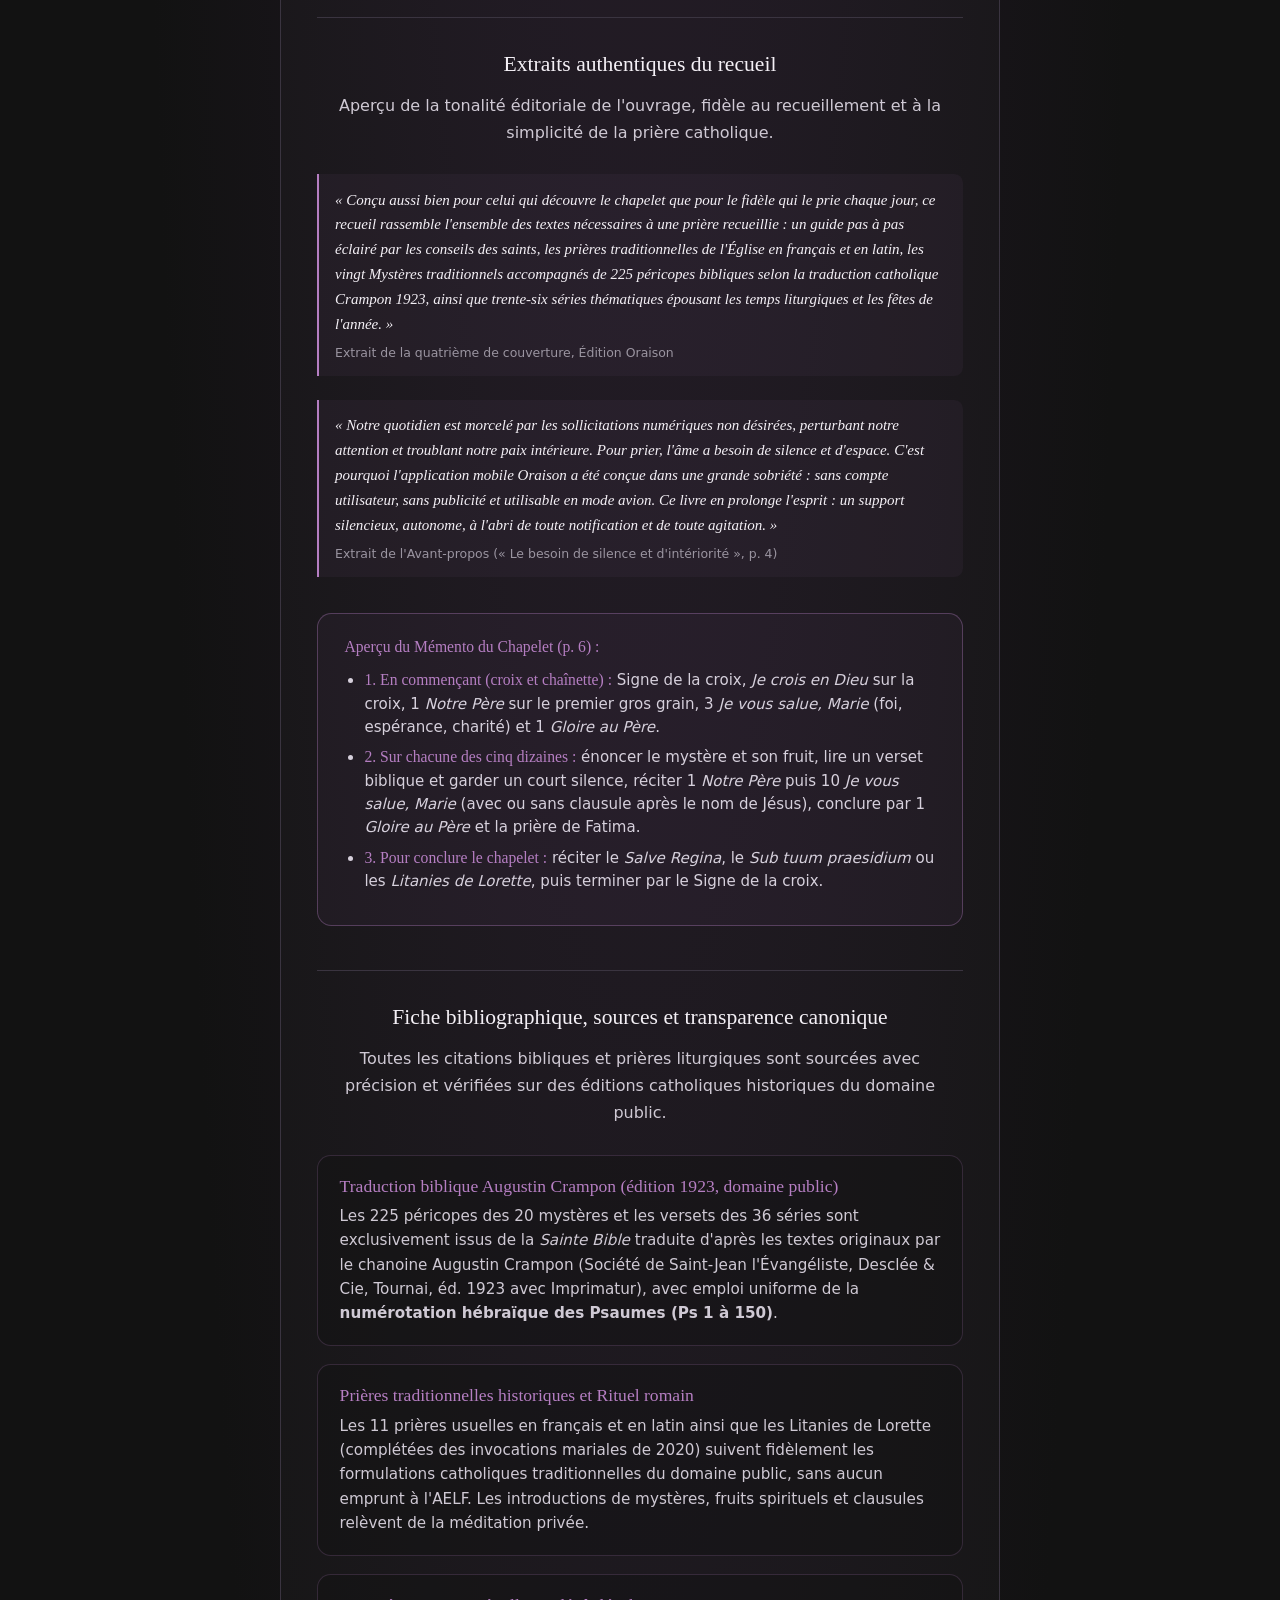
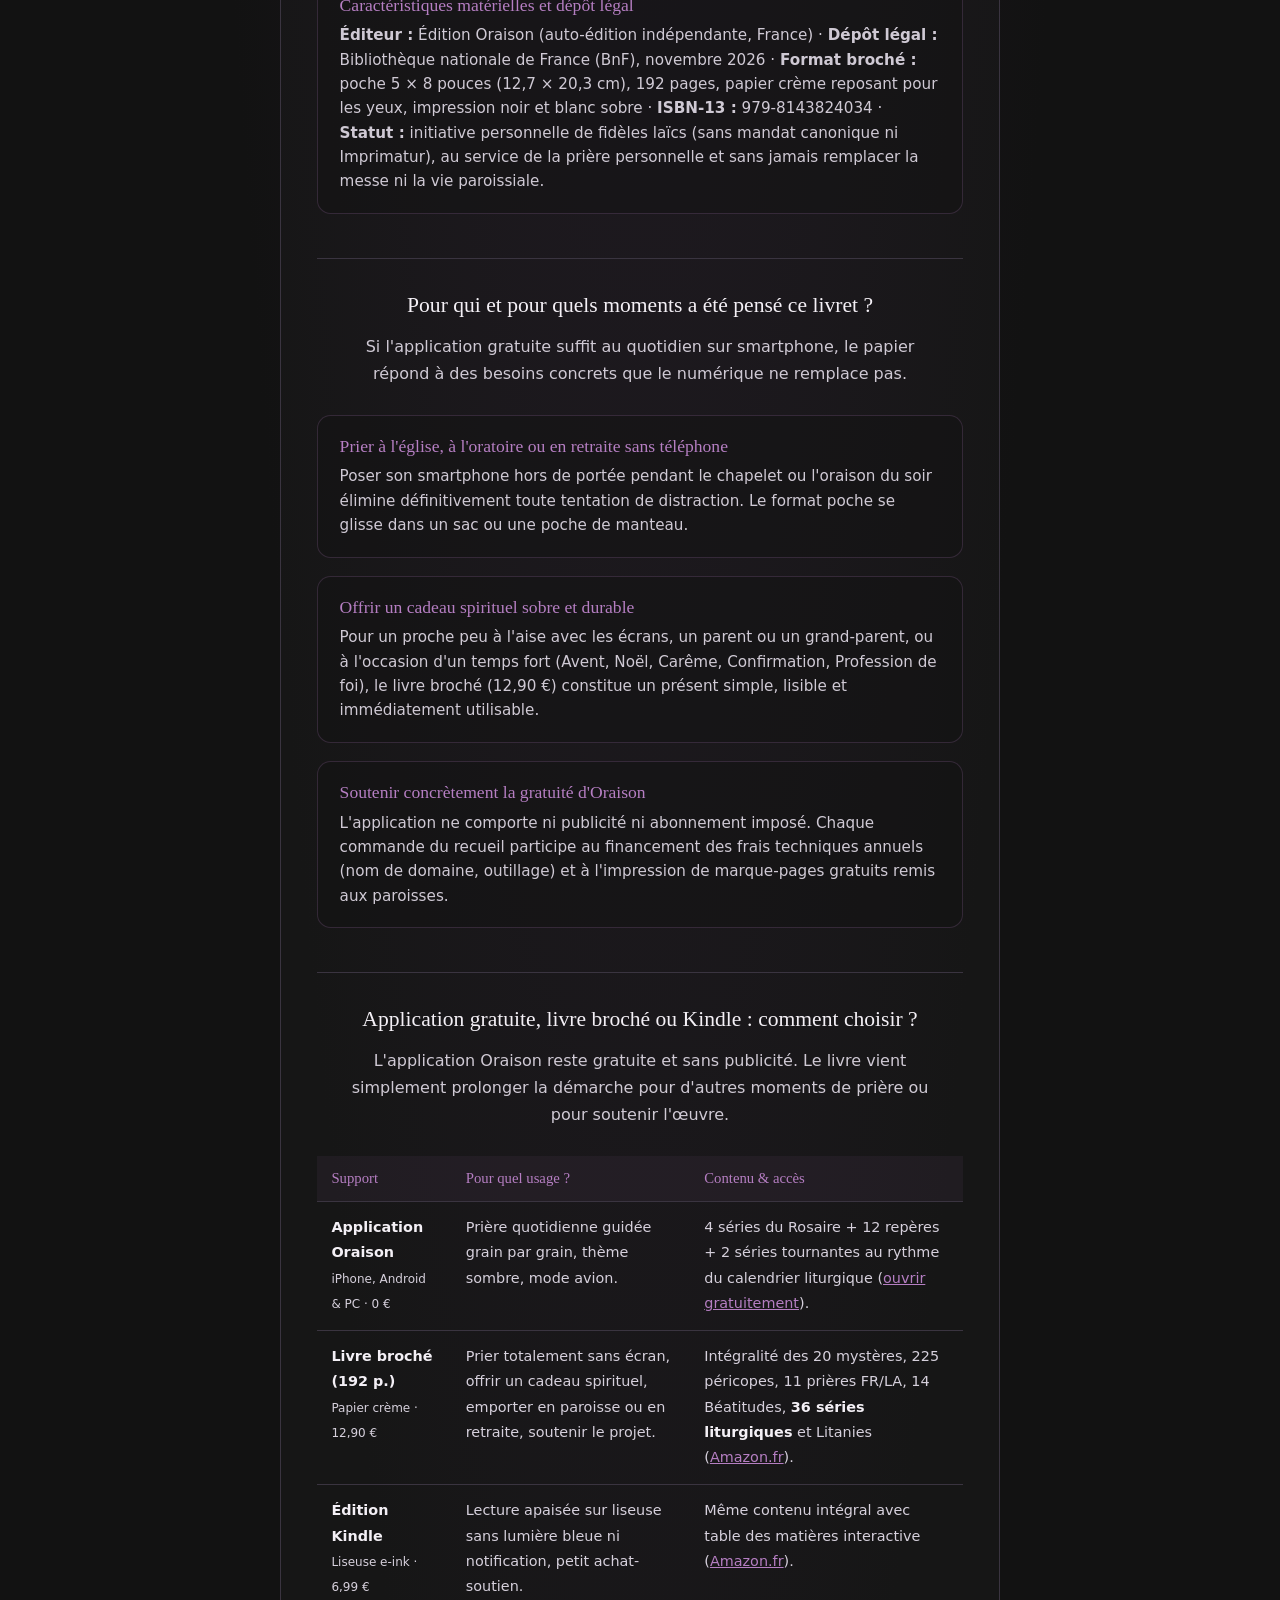
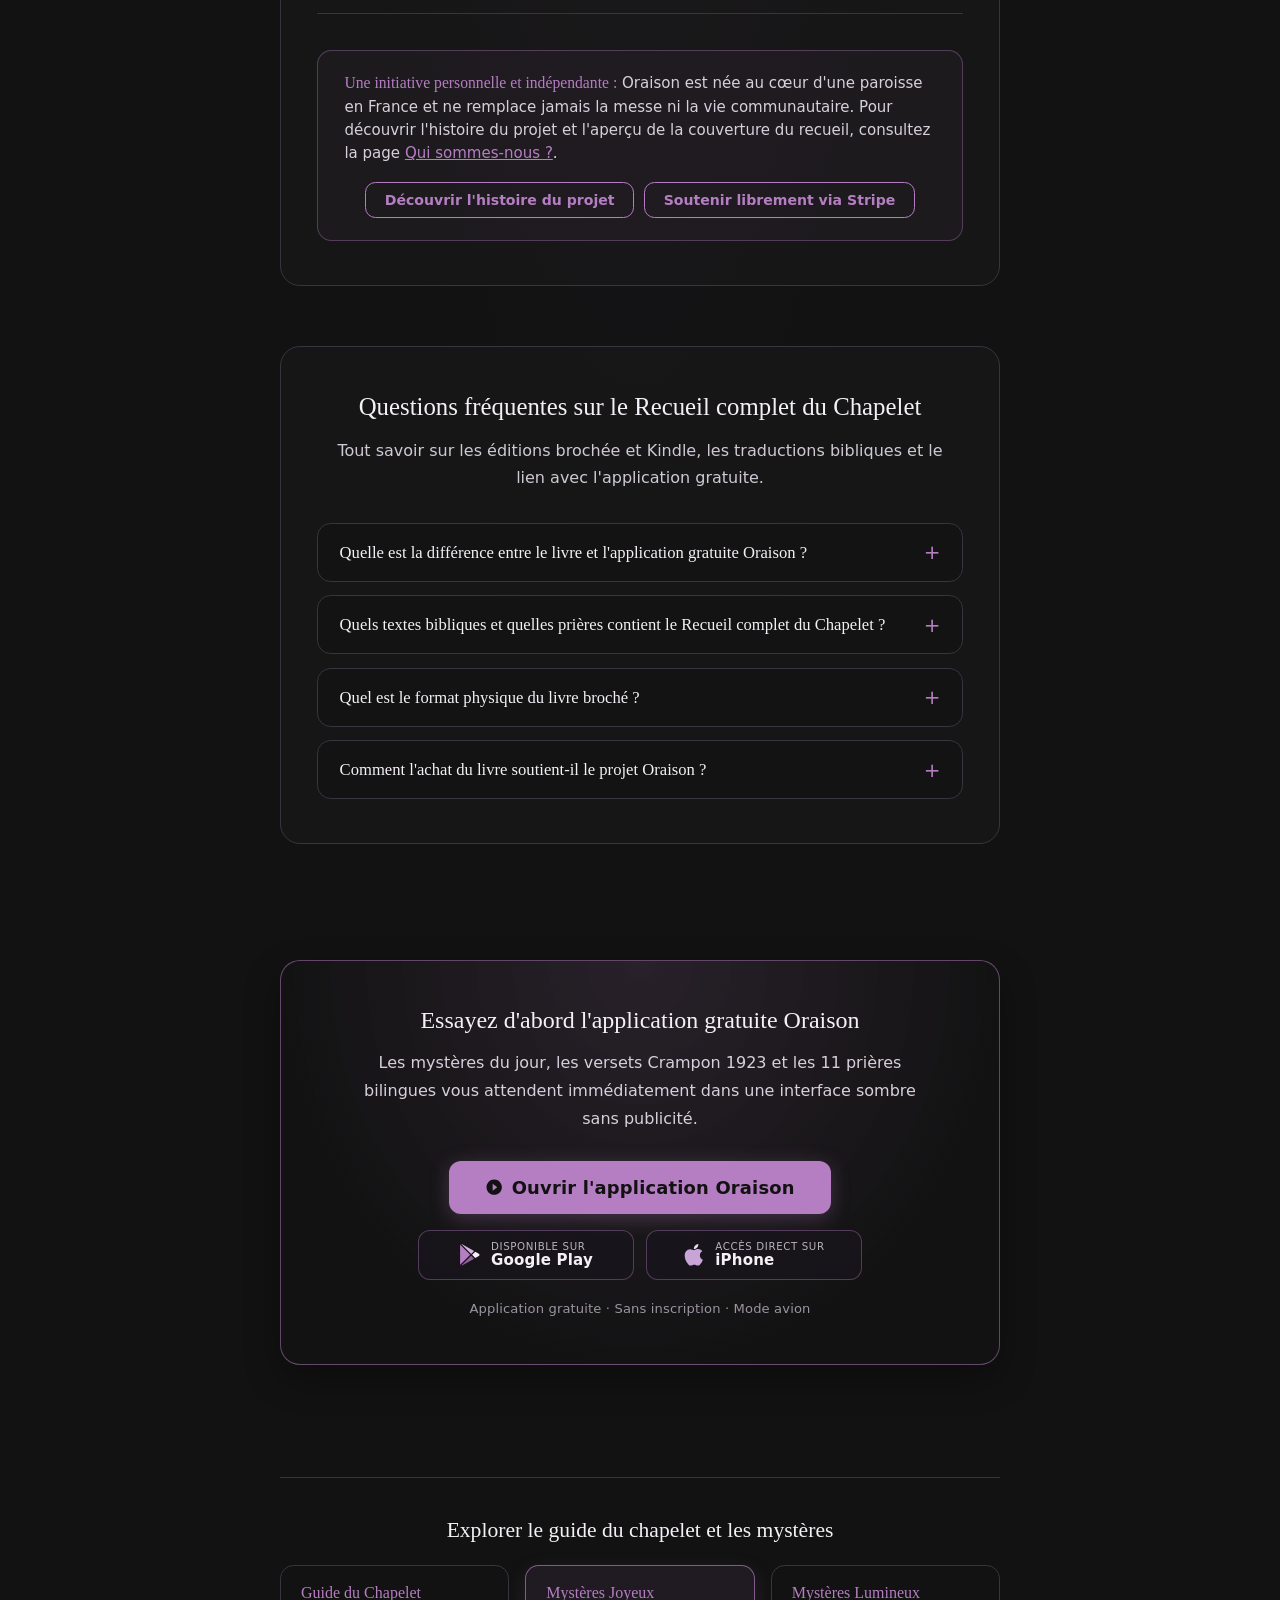
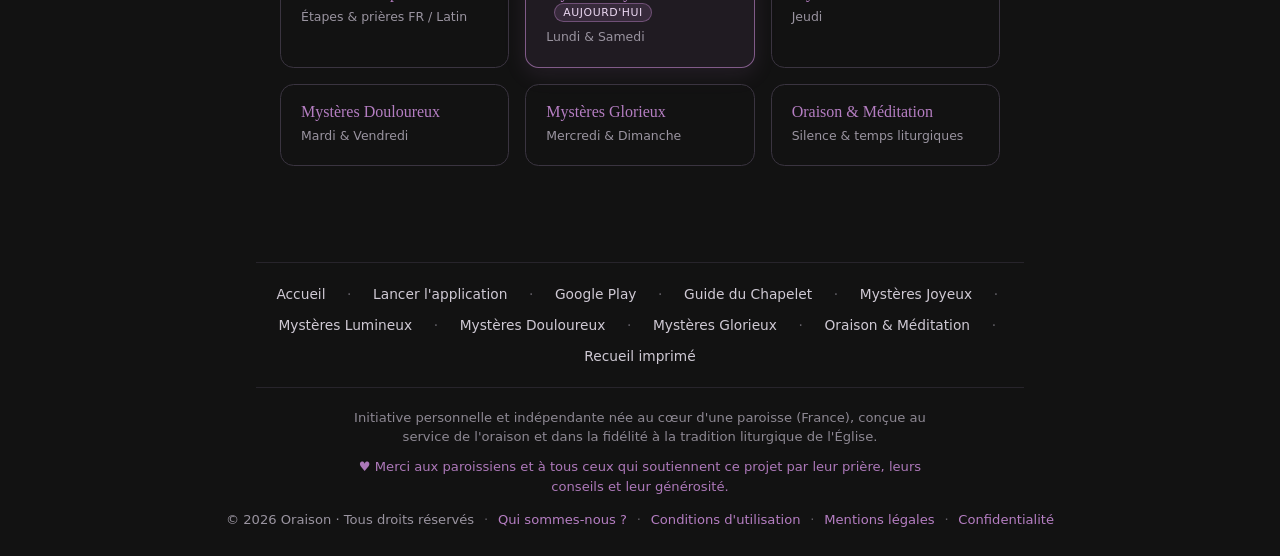
<file: recueil-chapelet.html>
<!doctype html>
<html lang="fr">
<head>
  <meta charset="utf-8">
  <meta name="viewport" content="width=device-width, initial-scale=1">
  <title>Recueil complet du Chapelet (Livre &amp; Kindle) | Oraison</title>
  <meta name="description" content="Recueil complet du Chapelet (192 pages, Bible Crampon 1923) : 20 mystères, 11 prières FR/latin, 36 séries et Litanies. Broché (12,90 €) ou Kindle (6,99 €).">
  <meta name="robots" content="index,follow,max-image-preview:large">
  <meta name="theme-color" content="#121212">
  <link rel="icon" href="logo.svg" type="image/svg+xml">
  <link rel="icon" type="image/png" href="favicon.png" sizes="48x48">
  <link rel="apple-touch-icon" sizes="180x180" href="app/icons/apple-touch-icon.png">
  <link rel="manifest" href="app/manifest.json">
  <link rel="canonical" href="https://oraison.app/recueil-chapelet.html">
  <link rel="prefetch" href="app/">
  <link rel="stylesheet" href="style.css">
  <script data-goatcounter="https://vacarelm.goatcounter.com/count" async src="https://gc.zgo.at/count.js"></script>

  <meta property="og:type" content="book">
  <meta property="og:locale" content="fr_FR">
  <meta property="og:site_name" content="Oraison">
  <meta property="og:title" content="Recueil complet du Chapelet (Broché 192 p. &amp; Kindle) | Oraison">
  <meta property="og:description" content="Le compagnon papier et Kindle de l'application Oraison : 192 pages, 20 mystères (225 versets Crampon 1923), 11 prières FR/latin, 36 séries liturgiques et Litanies de Lorette.">
  <meta property="og:image" content="https://oraison.app/og.png">
  <meta property="og:image:alt" content="Recueil complet du Chapelet (Édition Oraison)">
  <meta property="og:url" content="https://oraison.app/recueil-chapelet.html">
  <meta property="book:isbn" content="979-8143824034">

  <meta name="twitter:card" content="summary_large_image">
  <meta name="twitter:title" content="Recueil complet du Chapelet (Livre &amp; Kindle) | Oraison">
  <meta name="twitter:description" content="Prier le chapelet sans écran ou soutenir Oraison : 192 pages, 20 mystères, 225 péricopes Crampon 1923, prières FR/latin et 36 séries liturgiques.">
  <meta name="twitter:image" content="https://oraison.app/og.png">

  <script type="application/ld+json">
  {
    "@context": "https://schema.org",
    "@graph": [
      {
        "@type": "Organization",
        "@id": "https://oraison.app/#organization",
        "name": "Oraison",
        "alternateName": "Édition Oraison",
        "url": "https://oraison.app/",
        "logo": {
          "@type": "ImageObject",
          "url": "https://oraison.app/favicon.png"
        }
      },
      {
        "@type": "BreadcrumbList",
        "itemListElement": [
          { "@type": "ListItem", "position": 1, "name": "Accueil", "item": "https://oraison.app/" },
          { "@type": "ListItem", "position": 2, "name": "Recueil complet du Chapelet", "item": "https://oraison.app/recueil-chapelet.html" }
        ]
      },
      {
        "@type": "WebPage",
        "@id": "https://oraison.app/recueil-chapelet.html#webpage",
        "url": "https://oraison.app/recueil-chapelet.html",
        "name": "Recueil complet du Chapelet (Livre broché & Kindle) | Oraison",
        "inLanguage": "fr",
        "datePublished": "2026-11-21",
        "dateModified": "2026-11-27",
        "mainEntity": { "@id": "https://oraison.app/#book" }
      },
      {
        "@type": "Book",
        "@id": "https://oraison.app/#book",
        "name": "Recueil complet du Chapelet, compilé par un priant",
        "alternateName": "Recueil complet du Chapelet : Méditations du Saint Rosaire d'après la Bible Crampon 1923",
        "description": "Recueil imprimé et numérique complémentaire à l'application Oraison : 11 prières traditionnelles en français et en latin, 20 Mystères du Rosaire avec 225 péricopes bibliques (traduction catholique Crampon 1923), clausules christologiques selon saint Jean-Paul II, 14 Béatitudes, 36 séries liturgiques et Litanies de Lorette.",
        "inLanguage": ["fr", "la"],
        "genre": ["Religion et spiritualité", "Prière catholique", "Chapelet et Rosaire"],
        "datePublished": "2026-11-21",
        "image": "https://oraison.app/og.png",
        "author": { "@id": "https://oraison.app/#organization" },
        "publisher": { "@id": "https://oraison.app/#organization" },
        "isBasedOn": "https://oraison.app/",
        "url": "https://oraison.app/recueil-chapelet.html",
        "sameAs": [
          "https://www.amazon.fr/dp/B0HSJ7JQ4R",
          "https://www.amazon.fr/dp/B0HSCCVM53"
        ],
        "workExample": [
          {
            "@type": "Book",
            "@id": "https://oraison.app/#book-paperback",
            "name": "Recueil complet du Chapelet (Édition brochée)",
            "bookFormat": "https://schema.org/Paperback",
            "isbn": "979-8143824034",
            "identifier": { "@type": "PropertyValue", "propertyID": "ASIN", "value": "B0HSJ7JQ4R" },
            "numberOfPages": 192,
            "inLanguage": ["fr", "la"],
            "bookEdition": "Première édition (format poche 5×8 pouces, papier crème)",
            "datePublished": "2026-11-21",
            "author": { "@id": "https://oraison.app/#organization" },
            "publisher": { "@id": "https://oraison.app/#organization" },
            "url": "https://www.amazon.fr/dp/B0HSJ7JQ4R",
            "sameAs": "https://www.amazon.fr/dp/B0HSJ7JQ4R",
            "offers": {
              "@type": "Offer",
              "price": "12.90",
              "priceCurrency": "EUR",
              "availability": "https://schema.org/InStock",
              "itemCondition": "https://schema.org/NewCondition",
              "url": "https://www.amazon.fr/dp/B0HSJ7JQ4R",
              "seller": { "@type": "Organization", "name": "Amazon.fr" }
            }
          },
          {
            "@type": "Book",
            "@id": "https://oraison.app/#book-ebook",
            "name": "Recueil complet du Chapelet (Édition Kindle)",
            "bookFormat": "https://schema.org/EBook",
            "identifier": { "@type": "PropertyValue", "propertyID": "ASIN", "value": "B0HSCCVM53" },
            "inLanguage": ["fr", "la"],
            "bookEdition": "Édition numérique Kindle (EPUB 3)",
            "datePublished": "2026-11-21",
            "author": { "@id": "https://oraison.app/#organization" },
            "publisher": { "@id": "https://oraison.app/#organization" },
            "url": "https://www.amazon.fr/dp/B0HSCCVM53",
            "sameAs": "https://www.amazon.fr/dp/B0HSCCVM53",
            "offers": {
              "@type": "Offer",
              "price": "6.99",
              "priceCurrency": "EUR",
              "availability": "https://schema.org/InStock",
              "url": "https://www.amazon.fr/dp/B0HSCCVM53",
              "seller": { "@type": "Organization", "name": "Amazon.fr" }
            }
          }
        ]
      },
      {
        "@type": "FAQPage",
        "mainEntity": [
          { "@type": "Question", "name": "Quelle est la différence entre le livre et l'application gratuite Oraison ?", "acceptedAnswer": { "@type": "Answer", "text": "L'application Oraison demeure le compagnon principal gratuit au quotidien (4 séries traditionnelles du Rosaire, conseils de saint Jean-Paul II et 2 séries tournantes selon la liturgie du jour). Le Recueil complet du Chapelet (192 pages) réunit tout ce corpus et l'ensemble des 36 séries liturgiques sur papier ou liseuse, pour prier loin de tout écran ou soutenir le projet." } },
          { "@type": "Question", "name": "Quels textes bibliques et quelles prières contient le Recueil complet du Chapelet ?", "acceptedAnswer": { "@type": "Answer", "text": "Le recueil contient exclusivement des textes catholiques traditionnels du domaine public : 225 péricopes bibliques tirées de la Bible Augustin Crampon 1923 (avec numérotation hébraïque des Psaumes), les 11 prières usuelles en français et en latin, les 12 repères de saint Jean-Paul II, les 14 Béatitudes, les 36 séries liturgiques et thématiques ainsi que les Litanies de Lorette." } },
          { "@type": "Question", "name": "Quel est le format physique du livre broché ?", "acceptedAnswer": { "@type": "Answer", "text": "L'édition brochée (ISBN 979-8143824034, ASIN B0HSJ7JQ4R) compte 192 pages au format poche 5 × 8 pouces (12,7 × 20,3 cm), imprimées sur papier crème reposant pour les yeux, facile à glisser dans un sac ou à emporter à l'église et en retraite." } },
          { "@type": "Question", "name": "Comment l'achat du livre soutient-il le projet Oraison ?", "acceptedAnswer": { "@type": "Answer", "text": "Oraison est une initiative indépendante sans publicité ni collecte de données. Chaque commande du livre broché (12,90 €) ou de l'édition Kindle (6,99 €) contribue concrètement à couvrir les frais techniques annuels (nom de domaine, outillage) et l'impression de marque-pages gratuits remis aux paroisses." } }
        ]
      }
    ]
  }
  </script>
</head>
<body>
  <header class="page-topbar">
    <a href="/" class="brand-link" aria-label="Retour à l'accueil Oraison"><img src="logo.svg" alt="Logo Oraison" width="34" height="34"> <span>Oraison</span></a>
    <div class="topbar-actions">
      <a href="https://play.google.com/store/apps/details?id=app.oraison" target="_blank" rel="noopener" class="btn-store-compact" aria-label="Oraison sur Google Play">
        <svg class="playstore-icon" viewBox="0 0 24 24" aria-hidden="true">
          <path fill="#b57ec2" d="M1.337.924a1.486 1.486 0 0 0-.112.568v21.017c0 .217.045.419.124.6l11.155-11.087L1.337.924z"/>
          <path fill="#d7b4e2" d="M13.544 10.989l3.258-3.238L3.45.195a1.466 1.466 0 0 0-.946-.179l11.04 10.973z"/>
          <path fill="#935fa0" d="M13.544 13.056l-11 10.933c.298.036.612-.016.906-.183l13.324-7.54-3.23-3.21z"/>
          <path fill="#f4f0f6" d="M22.018 13.298l-3.919 2.218-3.515-3.493 3.543-3.521 3.891 2.202a1.49 1.49 0 0 1 0 2.594z"/>
        </svg>
        <span>Android</span>
      </a>
      <a href="app/" class="btn-store-compact" data-track="ios-webapp-click" aria-label="Accès direct sur iPhone">
        <svg class="playstore-icon" viewBox="2.995 3 18.003 18.003" aria-hidden="true">
          <path fill="#c9a4d6" d="M17.05 20.28c-.98.95-2.05.8-3.08.35-1.09-.46-2.09-.48-3.24 0-1.44.62-2.2.44-3.06-.35C2.79 15.25 3.51 7.59 9.05 7.31c1.35.07 2.29.74 3.08.8 1.18-.24 2.31-.93 3.57-.84 1.51.12 2.65.72 3.4 1.8-3.12 1.87-2.38 5.98.48 7.13-.57 1.5-1.31 2.99-2.54 4.09z"/>
          <path fill="#ebd7f2" d="M12.03 7.25c-.15-2.23 1.66-4.07 3.74-4.25.29 2.58-2.34 4.5-3.74 4.25z"/>
        </svg>
        <span>iPhone</span>
      </a>
      <a href="app/" class="btn btn-compact" data-track="cta-topbar-book">Ouvrir l'application</a>
    </div>
  </header>

  <main class="pillar-main">
    <nav class="breadcrumb" aria-label="Fil d'Ariane">
      <ol>
        <li><a href="/">Accueil</a></li>
        <li aria-hidden="true">›</li>
        <li><span aria-current="page">Recueil complet du Chapelet</span></li>
      </ol>
    </nav>

    <div class="pillar-hero">
      <p class="kicker-badge">Édition Oraison · 192 pages · Format poche &amp; Kindle</p>
      <h1>Recueil complet du Chapelet&nbsp;: livre &amp; Kindle</h1>
      <p class="lead">Conçu comme un <strong>compagnon complémentaire</strong> à l'application gratuite <strong>Oraison</strong>, ce recueil imprimé (format poche sur papier crème) et numérique s'adresse aux fidèles qui préfèrent prier loin des écrans, ou qui souhaitent soutenir le projet tout en disposant de l'intégralité du corpus dans un seul volume.</p>
    </div>

    <nav class="quick-nav" aria-label="Accès rapide aux sections du recueil">
      <a href="#sommaire-title">Sommaire paginé (192 p.)</a>
      <a href="#extraits-title">Extraits du livre</a>
      <a href="#sources-title">Fiche &amp; sources bibliques</a>
      <a href="#usages-title">Pour qui ?</a>
      <a href="#comparatif-title">App vs Livre</a>
      <a href="#faq-book-title">Questions fréquentes</a>
    </nav>

    <section class="editorial" aria-labelledby="editions-title">
      <div class="book-card" style="margin-top:0;">
        <div class="book-card-header">
          <svg class="book-card-icon" viewBox="0 0 24 24" fill="none" stroke="currentColor" stroke-width="1.8" stroke-linecap="round" stroke-linejoin="round" aria-hidden="true"><path d="M4 19.5v-15A2.5 2.5 0 0 1 6.5 2H20v20H6.5a2.5 2.5 0 0 1 0-5H20"/></svg>
          <div>
            <span class="book-card-kicker">Méditations du Saint Rosaire · Bible Crampon 1923</span>
            <h2 id="editions-title">Recueil complet du Chapelet, compilé par un priant</h2>
          </div>
        </div>
        <p>Retrouvez en un seul volume sobre l'ensemble des prières bilingues (français et latin), les <strong>20 mystères du Rosaire</strong> accompagnés de <strong>225 péricopes bibliques</strong> et de leurs clausules, les <strong>14 Béatitudes</strong>, les <strong>36 séries liturgiques</strong> de l'année et les <strong>Litanies de Lorette</strong>.</p>
        <p class="transparency-action">
          <a class="btn btn-outline btn-compact" href="https://www.amazon.fr/dp/B0HSJ7JQ4R" target="_blank" rel="noopener" data-track="kdp-broche-page" aria-label="Commander le Recueil complet du Chapelet en livre broché à 12€90 sur Amazon">Livre broché à 12€90 (Amazon)</a>
          <a class="btn btn-outline btn-compact" href="https://www.amazon.fr/dp/B0HSCCVM53" target="_blank" rel="noopener" data-track="kdp-kindle-page" aria-label="Télécharger le Recueil complet du Chapelet en édition Kindle à 6€99 sur Amazon">Édition Kindle à 6€99 (Amazon)</a>
        </p>
        <p class="book-meta">Édition Oraison · 192 pages · Format poche 5×8 pouces (12,7 × 20,3 cm), papier crème · ISBN-13&nbsp;: 979-8143824034 · ASIN Broché&nbsp;: B0HSJ7JQ4R · ASIN Kindle&nbsp;: B0HSCCVM53</p>
      </div>

      <h2 class="sub-heading" id="sommaire-title">Ce que contient le recueil (192 pages)</h2>
      <p class="sub-intro">L'ouvrage reprend fidèlement la sobriété et les textes traditionnels de l'application Oraison, organisés en trois grandes parties lisibles dans la pénombre d'une église ou en retraite.</p>

      <ul class="pillars">
        <li>
          <strong>Avant-propos, Mémento et Première Partie : méthode et 11 prières (FR / Latin)</strong>
          <span>Présentation de la prière du chapelet, mémento pratique pour prier pas à pas, les 12 repères de saint Jean-Paul II (<em>Rosarium Virginis Mariae</em>) et les textes intégraux des <strong>11 prières usuelles en français et en latin</strong> (<em>Credo</em>, <em>Pater Noster</em>, <em>Ave Maria</em>, <em>Gloria Patri</em>, prière de Fatima, saint Michel Archange, sainte Rita, <em>Memorare</em>, <em>Salve Regina</em>, <em>Sub tuum praesidium</em>, Ange gardien).</span>
        </li>
        <li>
          <strong>Deuxième Partie : les 20 Mystères du Rosaire (225 péricopes Crampon 1923)</strong>
          <span>Les quatre séries traditionnelles (<a href="mysteres-joyeux.html">joyeux</a>, <a href="mysteres-lumineux.html">lumineux</a>, <a href="mysteres-douloureux.html">douloureux</a> et <a href="mysteres-glorieux.html">glorieux</a>), avec pour chaque dizaine une introduction, le fruit spirituel, les passages de la <strong>Bible Augustin Crampon 1923</strong> grain par grain et la clausule facultative après le nom de Jésus.</span>
        </li>
        <li>
          <strong>Troisième Partie : les 14 Béatitudes, les 36 séries liturgiques et les Litanies de Lorette</strong>
          <span>L'ensemble des <strong>36 séries thématiques et liturgiques</strong> réunies d'un seul tenant (Avent, Noël, Carême, Semaine Sainte, Pâques, Pentecôte, Sacré-Cœur, fêtes mariales, vie des saints), les <strong>Saintes Béatitudes</strong> et les <strong>Litanies de la Vierge Marie</strong> en français et en latin.</span>
        </li>
      </ul>

      <h3 style="margin:2rem 0 0.75rem;font:400 1.2rem var(--serif);color:var(--fg);">Table des matières paginée de l'édition brochée (192 pages)</h3>
      <p>Chaque grande étape du recueil est repérable en un coup d'œil grâce à une pagination claire, pensée pour ouvrir directement le mystère du jour sans chercher.</p>
      <table class="book-compare-table">
        <thead>
          <tr>
            <th scope="col">Page</th>
            <th scope="col">Chapitre / Section</th>
            <th scope="col">Contenu détaillé</th>
          </tr>
        </thead>
        <tbody>
          <tr><td><strong>p. 4</strong></td><td>Avant-propos</td><td>La genèse d'Oraison, la sobriété liturgique et les remerciements paroissiaux.</td></tr>
          <tr><td><strong>p. 6</strong></td><td>Mémento du Chapelet</td><td>Signet synthétique de l'ordre traditionnel d'un chapelet complet en 3 temps.</td></tr>
          <tr><td><strong>p. 8</strong></td><td>La Méthode de la Prière</td><td>Guide pas à pas, les 7 temps d'une dizaine et les 12 repères de saint Jean-Paul II (<em>Rosarium Virginis Mariae</em>).</td></tr>
          <tr><td><strong>p. 16</strong></td><td>Première Partie : Les 11 Prières</td><td>Textes intégraux en français et en latin (<em>Credo</em>, <em>Pater Noster</em>, <em>Ave Maria</em>, <em>Gloria Patri</em>, 7 prières de fin de dizaine).</td></tr>
          <tr><td><strong>p. 23</strong></td><td>Mystères Joyeux (Lundi &amp; Samedi)</td><td>5 dizaines, 61 péricopes bibliques Crampon 1923, fruits spirituels et clausules.</td></tr>
          <tr><td><strong>p. 42</strong></td><td>Mystères Lumineux (Jeudi)</td><td>5 dizaines, 52 péricopes bibliques Crampon 1923, fruits spirituels et clausules.</td></tr>
          <tr><td><strong>p. 60</strong></td><td>Mystères Douloureux (Mardi &amp; Vendredi)</td><td>5 dizaines, 58 péricopes bibliques Crampon 1923, fruits spirituels et clausules.</td></tr>
          <tr><td><strong>p. 79</strong></td><td>Mystères Glorieux (Mercredi &amp; Dimanche)</td><td>5 dizaines, 54 péricopes bibliques Crampon 1923, fruits spirituels et clausules.</td></tr>
          <tr><td><strong>p. 100</strong></td><td>Les 14 Saintes Béatitudes</td><td>Méditations évangéliques d'après saint Matthieu et saint Luc.</td></tr>
          <tr><td><strong>p. 104</strong></td><td>Les 36 séries liturgiques et thématiques</td><td>Avent, Noël, Carême, Semaine Sainte, Pâques, Pentecôte, fêtes mariales, Sacré-Cœur et vie des saints.</td></tr>
          <tr><td><strong>p. 183</strong></td><td>Litanies de Lorette</td><td>Les 69 invocations traditionnelles de la Vierge Marie en français et en latin (dont les ajouts de 2020).</td></tr>
          <tr><td><strong>p. 188</strong></td><td>Index des références bibliques</td><td>Répertoire complet des livres de l'Ancien et du Nouveau Testament cités dans l'ouvrage.</td></tr>
        </tbody>
      </table>

      <h2 class="sub-heading" id="extraits-title">Extraits authentiques du recueil</h2>
      <p class="sub-intro">Aperçu de la tonalité éditoriale de l'ouvrage, fidèle au recueillement et à la simplicité de la prière catholique.</p>

      <div class="saint-quote" style="margin-bottom:1.5rem;">
        <blockquote>« Conçu aussi bien pour celui qui découvre le chapelet que pour le fidèle qui le prie chaque jour, ce recueil rassemble l'ensemble des textes nécessaires à une prière recueillie : un guide pas à pas éclairé par les conseils des saints, les prières traditionnelles de l'Église en français et en latin, les vingt Mystères traditionnels accompagnés de 225 péricopes bibliques selon la traduction catholique Crampon 1923, ainsi que trente-six séries thématiques épousant les temps liturgiques et les fêtes de l'année. »</blockquote>
        <cite>Extrait de la quatrième de couverture, Édition Oraison</cite>
      </div>

      <div class="saint-quote" style="margin-bottom:1.5rem;">
        <blockquote>« Notre quotidien est morcelé par les sollicitations numériques non désirées, perturbant notre attention et troublant notre paix intérieure. Pour prier, l'âme a besoin de silence et d'espace. C'est pourquoi l'application mobile Oraison a été conçue dans une grande sobriété : sans compte utilisateur, sans publicité et utilisable en mode avion. Ce livre en prolonge l'esprit : un support silencieux, autonome, à l'abri de toute notification et de toute agitation. »</blockquote>
        <cite>Extrait de l'Avant-propos (« Le besoin de silence et d'intériorité », p. 4)</cite>
      </div>

      <div class="transparency-note" role="note" aria-label="Extrait du Mémento du Chapelet (page 6)">
        <p><strong>Aperçu du Mémento du Chapelet (p. 6) :</strong></p>
        <ul>
          <li><strong>1. En commençant (croix et chaînette) :</strong> Signe de la croix, <em>Je crois en Dieu</em> sur la croix, 1 <em>Notre Père</em> sur le premier gros grain, 3 <em>Je vous salue, Marie</em> (foi, espérance, charité) et 1 <em>Gloire au Père</em>.</li>
          <li><strong>2. Sur chacune des cinq dizaines :</strong> énoncer le mystère et son fruit, lire un verset biblique et garder un court silence, réciter 1 <em>Notre Père</em> puis 10 <em>Je vous salue, Marie</em> (avec ou sans clausule après le nom de Jésus), conclure par 1 <em>Gloire au Père</em> et la prière de Fatima.</li>
          <li><strong>3. Pour conclure le chapelet :</strong> réciter le <em>Salve Regina</em>, le <em>Sub tuum praesidium</em> ou les <em>Litanies de Lorette</em>, puis terminer par le Signe de la croix.</li>
        </ul>
      </div>

      <h2 class="sub-heading" id="sources-title">Fiche bibliographique, sources et transparence canonique</h2>
      <p class="sub-intro">Toutes les citations bibliques et prières liturgiques sont sourcées avec précision et vérifiées sur des éditions catholiques historiques du domaine public.</p>
      <ul class="pillars">
        <li>
          <strong>Traduction biblique Augustin Crampon (édition 1923, domaine public)</strong>
          <span>Les 225 péricopes des 20 mystères et les versets des 36 séries sont exclusivement issus de la <em>Sainte Bible</em> traduite d'après les textes originaux par le chanoine Augustin Crampon (Société de Saint-Jean l'Évangéliste, Desclée &amp; Cie, Tournai, éd. 1923 avec Imprimatur), avec emploi uniforme de la <strong>numérotation hébraïque des Psaumes (Ps 1 à 150)</strong>.</span>
        </li>
        <li>
          <strong>Prières traditionnelles historiques et Rituel romain</strong>
          <span>Les 11 prières usuelles en français et en latin ainsi que les Litanies de Lorette (complétées des invocations mariales de 2020) suivent fidèlement les formulations catholiques traditionnelles du domaine public, sans aucun emprunt à l'AELF. Les introductions de mystères, fruits spirituels et clausules relèvent de la méditation privée.</span>
        </li>
        <li>
          <strong>Caractéristiques matérielles et dépôt légal</strong>
          <span><strong>Éditeur :</strong> Édition Oraison (auto-édition indépendante, France) · <strong>Dépôt légal :</strong> Bibliothèque nationale de France (BnF), novembre 2026 · <strong>Format broché :</strong> poche 5 × 8 pouces (12,7 × 20,3 cm), 192 pages, papier crème reposant pour les yeux, impression noir et blanc sobre · <strong>ISBN-13 :</strong> 979-8143824034 · <strong>Statut :</strong> initiative personnelle de fidèles laïcs (sans mandat canonique ni Imprimatur), au service de la prière personnelle et sans jamais remplacer la messe ni la vie paroissiale.</span>
        </li>
      </ul>

      <h2 class="sub-heading" id="usages-title">Pour qui et pour quels moments a été pensé ce livret ?</h2>
      <p class="sub-intro">Si l'application gratuite suffit au quotidien sur smartphone, le papier répond à des besoins concrets que le numérique ne remplace pas.</p>
      <ul class="pillars">
        <li>
          <strong>Prier à l'église, à l'oratoire ou en retraite sans téléphone</strong>
          <span>Poser son smartphone hors de portée pendant le chapelet ou l'oraison du soir élimine définitivement toute tentation de distraction. Le format poche se glisse dans un sac ou une poche de manteau.</span>
        </li>
        <li>
          <strong>Offrir un cadeau spirituel sobre et durable</strong>
          <span>Pour un proche peu à l'aise avec les écrans, un parent ou un grand-parent, ou à l'occasion d'un temps fort (Avent, Noël, Carême, Confirmation, Profession de foi), le livre broché (12,90&nbsp;€) constitue un présent simple, lisible et immédiatement utilisable.</span>
        </li>
        <li>
          <strong>Soutenir concrètement la gratuité d'Oraison</strong>
          <span>L'application ne comporte ni publicité ni abonnement imposé. Chaque commande du recueil participe au financement des frais techniques annuels (nom de domaine, outillage) et à l'impression de marque-pages gratuits remis aux paroisses.</span>
        </li>
      </ul>

      <h2 class="sub-heading" id="comparatif-title">Application gratuite, livre broché ou Kindle : comment choisir ?</h2>
      <p class="sub-intro">L'application Oraison reste gratuite et sans publicité. Le livre vient simplement prolonger la démarche pour d'autres moments de prière ou pour soutenir l'œuvre.</p>

      <table class="book-compare-table">
        <thead>
          <tr>
            <th scope="col">Support</th>
            <th scope="col">Pour quel usage ?</th>
            <th scope="col">Contenu &amp; accès</th>
          </tr>
        </thead>
        <tbody>
          <tr>
            <td><strong>Application Oraison</strong><br><small>iPhone, Android &amp; PC · 0&nbsp;€</small></td>
            <td>Prière quotidienne guidée grain par grain, thème sombre, mode avion.</td>
            <td>4 séries du Rosaire + 12 repères + 2 séries tournantes au rythme du calendrier liturgique (<a href="app/">ouvrir gratuitement</a>).</td>
          </tr>
          <tr>
            <td><strong>Livre broché (192 p.)</strong><br><small>Papier crème · 12,90&nbsp;€</small></td>
            <td>Prier totalement sans écran, offrir un cadeau spirituel, emporter en paroisse ou en retraite, soutenir le projet.</td>
            <td>Intégralité des 20 mystères, 225 péricopes, 11 prières FR/LA, 14 Béatitudes, <strong>36 séries liturgiques</strong> et Litanies (<a href="https://www.amazon.fr/dp/B0HSJ7JQ4R" target="_blank" rel="noopener" data-track="kdp-broche-table">Amazon.fr</a>).</td>
          </tr>
          <tr>
            <td><strong>Édition Kindle</strong><br><small>Liseuse e-ink · 6,99&nbsp;€</small></td>
            <td>Lecture apaisée sur liseuse sans lumière bleue ni notification, petit achat-soutien.</td>
            <td>Même contenu intégral avec table des matières interactive (<a href="https://www.amazon.fr/dp/B0HSCCVM53" target="_blank" rel="noopener" data-track="kdp-kindle-table">Amazon.fr</a>).</td>
          </tr>
        </tbody>
      </table>

      <div class="transparency-note" role="note" aria-label="Démarche indépendante et soutien au projet Oraison">
        <p><strong>Une initiative personnelle et indépendante :</strong> Oraison est née au cœur d'une paroisse en France et ne remplace jamais la messe ni la vie communautaire. Pour découvrir l'histoire du projet et l'aperçu de la couverture du recueil, consultez la page <a href="qui-sommes-nous.html">Qui sommes-nous&nbsp;?</a>.</p>
        <p class="transparency-action">
          <a class="btn btn-outline btn-compact" href="qui-sommes-nous.html" data-track="book-to-about">Découvrir l'histoire du projet</a>
          <a class="btn btn-outline btn-compact" href="https://donate.stripe.com/aFabIUa0Bg255v6gYlco003" target="_blank" rel="noopener noreferrer" data-track="cta-soutien-stripe-book">Soutenir librement via Stripe</a>
        </p>
      </div>
    </section>

    <section class="editorial" aria-labelledby="faq-book-title">
      <h2 id="faq-book-title">Questions fréquentes sur le Recueil complet du Chapelet</h2>
      <p>Tout savoir sur les éditions brochée et Kindle, les traductions bibliques et le lien avec l'application gratuite.</p>
      <div class="faq-list">
        <details class="faq-item">
          <summary>Quelle est la différence entre le livre et l'application gratuite Oraison ?</summary>
          <div class="faq-answer"><p>L'application Oraison demeure le compagnon principal gratuit au quotidien (4 séries traditionnelles du Rosaire, conseils de saint Jean-Paul II et 2 séries tournantes selon la liturgie du jour). Le Recueil complet du Chapelet (192 pages) réunit tout ce corpus et l'ensemble des 36 séries liturgiques sur papier ou liseuse, pour prier loin de tout écran ou soutenir le projet.</p></div>
        </details>
        <details class="faq-item">
          <summary>Quels textes bibliques et quelles prières contient le Recueil complet du Chapelet ?</summary>
          <div class="faq-answer"><p>Le recueil contient exclusivement des textes catholiques traditionnels du domaine public : 225 péricopes bibliques tirées de la Bible Augustin Crampon 1923 (avec numérotation hébraïque des Psaumes), les 11 prières usuelles en français et en latin, les 12 repères de saint Jean-Paul II, les 14 Béatitudes, les 36 séries liturgiques et thématiques ainsi que les Litanies de Lorette.</p></div>
        </details>
        <details class="faq-item">
          <summary>Quel est le format physique du livre broché ?</summary>
          <div class="faq-answer"><p>L'édition brochée (ISBN 979-8143824034, ASIN B0HSJ7JQ4R) compte 192 pages au format poche 5 × 8 pouces (12,7 × 20,3 cm), imprimées sur papier crème reposant pour les yeux, facile à glisser dans un sac ou à emporter à l'église et en retraite.</p></div>
        </details>
        <details class="faq-item">
          <summary>Comment l'achat du livre soutient-il le projet Oraison ?</summary>
          <div class="faq-answer"><p>Oraison est une initiative indépendante sans publicité ni collecte de données. Chaque commande du livre broché (12,90 €) ou de l'édition Kindle (6,99 €) contribue concrètement à couvrir les frais techniques annuels (nom de domaine, outillage) et l'impression de marque-pages gratuits remis aux paroisses.</p></div>
        </details>
      </div>
    </section>

    <aside class="cta-tunnel" aria-label="Prier gratuitement dans l'application Oraison">
      <h3>Essayez d'abord l'application gratuite Oraison</h3>
      <p>Les mystères du jour, les versets Crampon 1923 et les 11 prières bilingues vous attendent immédiatement dans une interface sombre sans publicité.</p>
      <div class="cta-actions">
        <a class="btn btn-primary" href="app/" data-track="cta-bottom-book">
          <svg viewBox="0 0 24 24" aria-hidden="true"><path d="M12 2C6.48 2 2 6.48 2 12s4.48 10 10 10 10-4.48 10-10S17.52 2 12 2zm-2 14.5v-9l6 4.5-6 4.5z" fill="currentColor"/></svg>
          Ouvrir l'application Oraison
        </a>
        <div class="hero-store">
          <a class="btn-store" href="https://play.google.com/store/apps/details?id=app.oraison" target="_blank" rel="noopener" aria-label="Télécharger Oraison sur Google Play">
            <svg class="playstore-icon" viewBox="0 0 24 24" aria-hidden="true">
              <path fill="#b57ec2" d="M1.337.924a1.486 1.486 0 0 0-.112.568v21.017c0 .217.045.419.124.6l11.155-11.087L1.337.924z"/>
              <path fill="#d7b4e2" d="M13.544 10.989l3.258-3.238L3.45.195a1.466 1.466 0 0 0-.946-.179l11.04 10.973z"/>
              <path fill="#935fa0" d="M13.544 13.056l-11 10.933c.298.036.612-.016.906-.183l13.324-7.54-3.23-3.21z"/>
              <path fill="#f4f0f6" d="M22.018 13.298l-3.919 2.218-3.515-3.493 3.543-3.521 3.891 2.202a1.49 1.49 0 0 1 0 2.594z"/>
            </svg>
            <span class="btn-store-text">
              <span class="btn-store-kicker">Disponible sur</span>
              <span class="btn-store-title">Google Play</span>
            </span>
          </a>
          <a class="btn-store" href="app/" data-track="ios-webapp-click" aria-label="Accès direct à l'application Oraison sur iPhone et iPad">
            <svg class="playstore-icon" viewBox="2.995 3 18.003 18.003" aria-hidden="true">
              <path fill="#c9a4d6" d="M17.05 20.28c-.98.95-2.05.8-3.08.35-1.09-.46-2.09-.48-3.24 0-1.44.62-2.2.44-3.06-.35C2.79 15.25 3.51 7.59 9.05 7.31c1.35.07 2.29.74 3.08.8 1.18-.24 2.31-.93 3.57-.84 1.51.12 2.65.72 3.4 1.8-3.12 1.87-2.38 5.98.48 7.13-.57 1.5-1.31 2.99-2.54 4.09z"/>
              <path fill="#ebd7f2" d="M12.03 7.25c-.15-2.23 1.66-4.07 3.74-4.25.29 2.58-2.34 4.5-3.74 4.25z"/>
            </svg>
            <span class="btn-store-text">
              <span class="btn-store-kicker">Accès direct sur</span>
              <span class="btn-store-title">iPhone</span>
            </span>
          </a>
        </div>
      </div>
      <p class="cta-reassurance">Application gratuite · Sans inscription · Mode avion</p>
    </aside>

    <nav class="silo-section" aria-label="Explorer le guide du chapelet et les mystères">
      <h3>Explorer le guide du chapelet et les mystères</h3>
      <div class="silo-grid">
        <a href="prier-le-chapelet.html" class="silo-card"><strong>Guide du Chapelet</strong> <small>Étapes &amp; prières FR / Latin</small></a>
        <a href="mysteres-joyeux.html" class="silo-card" data-days="1,6"><strong>Mystères Joyeux</strong> <small>Lundi &amp; Samedi</small></a>
        <a href="mysteres-lumineux.html" class="silo-card" data-days="4"><strong>Mystères Lumineux</strong> <small>Jeudi</small></a>
        <a href="mysteres-douloureux.html" class="silo-card" data-days="2,5"><strong>Mystères Douloureux</strong> <small>Mardi &amp; Vendredi</small></a>
        <a href="mysteres-glorieux.html" class="silo-card" data-days="0,3"><strong>Mystères Glorieux</strong> <small>Mercredi &amp; Dimanche</small></a>
        <a href="oraison-meditation.html" class="silo-card"><strong>Oraison &amp; Méditation</strong> <small>Silence &amp; temps liturgiques</small></a>
      </div>
    </nav>
  </main>

  <footer>
    <nav class="footer-nav" aria-label="Guides liturgiques et mystères du Rosaire">
      <a href="/">Accueil</a> <span class="footer-sep" aria-hidden="true">·</span>
      <a href="app/">Lancer l'application</a> <span class="footer-sep" aria-hidden="true">·</span>
      <a href="https://play.google.com/store/apps/details?id=app.oraison" target="_blank" rel="noopener">Google Play</a> <span class="footer-sep" aria-hidden="true">·</span>
      <a href="prier-le-chapelet.html">Guide du Chapelet</a> <span class="footer-sep" aria-hidden="true">·</span>
      <a href="mysteres-joyeux.html">Mystères Joyeux</a> <span class="footer-sep" aria-hidden="true">·</span>
      <a href="mysteres-lumineux.html">Mystères Lumineux</a> <span class="footer-sep" aria-hidden="true">·</span>
      <a href="mysteres-douloureux.html">Mystères Douloureux</a> <span class="footer-sep" aria-hidden="true">·</span>
      <a href="mysteres-glorieux.html">Mystères Glorieux</a> <span class="footer-sep" aria-hidden="true">·</span>
      <a href="oraison-meditation.html">Oraison &amp; Méditation</a> <span class="footer-sep" aria-hidden="true">·</span>
      <a href="recueil-chapelet.html" aria-current="page">Recueil imprimé</a>
    </nav>
    <p class="footer-initiative">Initiative personnelle et indépendante née au cœur d'une paroisse (France), conçue au service de l'oraison et dans la fidélité à la tradition liturgique de l'Église.</p>
    <p class="footer-thanks">♥ Merci aux paroissiens et à tous ceux qui soutiennent ce projet par leur prière, leurs conseils et leur générosité.</p>
    <div>
      <span>© 2026 Oraison · Tous droits réservés</span> <span class="footer-sep" aria-hidden="true">·</span>
      <a href="qui-sommes-nous.html">Qui sommes-nous ?</a> <span class="footer-sep" aria-hidden="true">·</span>
      <a href="conditions-utilisation.html">Conditions d'utilisation</a> <span class="footer-sep" aria-hidden="true">·</span>
      <a href="mentions-legales.html">Mentions légales</a> <span class="footer-sep" aria-hidden="true">·</span>
      <a href="privacy.html">Confidentialité</a>
    </div>
  </footer>

  <script>
    (function () {
      function track(name, title) {
        if (window.goatcounter && typeof window.goatcounter.count === 'function') {
          window.goatcounter.count({ path: name, title: title || name, event: true });
        }
      }
      document.querySelectorAll('[data-track]').forEach(function (el) {
        el.addEventListener('click', function () {
          var name = this.getAttribute('data-track');
          track(name, name);
        });
      });
      document.querySelectorAll('a[href*="play.google.com/store"]').forEach(function (link) {
        link.addEventListener('click', function () { track('playstore-click', 'Clic Fiche Google Play Store'); });
      });
      document.querySelectorAll('a[href*="amazon.fr/dp/B0HSJ7JQ4R"]').forEach(function (link) {
        link.addEventListener('click', function () { track('kdp-broche-click', 'Clic Livre Broche Amazon'); });
      });
      document.querySelectorAll('a[href*="amazon.fr/dp/B0HSCCVM53"]').forEach(function (link) {
        link.addEventListener('click', function () { track('kdp-kindle-click', 'Clic Edition Kindle Amazon'); });
      });
      var today = new Date().getDay();
      document.querySelectorAll('.silo-card[data-days]').forEach(function (card) {
        if (card.getAttribute('data-days').split(',').map(Number).indexOf(today) !== -1) {
          card.classList.add('is-today');
          var s = card.querySelector('strong');
          if (s) {
            var pill = document.createElement('span');
            pill.className = 'today-pill';
            pill.textContent = "Aujourd'hui";
            s.appendChild(pill);
          }
        }
      });
    })();
  </script>
</body>
</html>
</file>
<file: style.css>
:root {
  --bg: #121212;
  --fg: #f4f0f6;
  --muted: #9a94a0;
  --purple: #b57ec2;
  --line: #3a3440;
  --serif: Georgia, "Times New Roman", serif;
}
* { box-sizing: border-box; }
[hidden] { display: none !important; }
html { min-height: 100%; background: var(--bg); scroll-behavior: smooth; }
body {
  margin: 0;
  min-height: 100vh;
  display: flex;
  flex-direction: column;
  background: radial-gradient(ellipse at 50% 0%, #271b2c, var(--bg) 60%) no-repeat;
  color: var(--fg);
  font: 1.0625rem/1.75 system-ui, -apple-system, BlinkMacSystemFont, "Segoe UI", Roboto, sans-serif;
  text-align: center;
}
main {
  flex: 1;
  display: flex;
  flex-direction: column;
  align-items: center;
  width: 100%;
  max-width: 52rem;
  margin: 0 auto;
  padding: 3.75rem 1.5rem 3rem;
}
a { color: var(--purple); }
a:focus-visible, button:focus-visible, summary:focus-visible {
  outline: 2px solid var(--purple);
  outline-offset: 3px;
}

/* Première Impression (Cadre Responsive Plein Écran) */
.hero-screen {
  min-height: 100vh;
  min-height: 100dvh;
  display: flex;
  flex-direction: column;
  align-items: center;
  justify-content: space-between;
  width: 100%;
  max-width: 44rem;
  margin: 0 auto;
  padding: 3.5rem 1.25rem 2rem;
  text-align: center;
}
.hero-content {
  flex: 1;
  display: flex;
  flex-direction: column;
  align-items: center;
  justify-content: center;
  width: 100%;
  max-width: 36rem;
  margin: 0 auto;
}
.hero-logo { width: 92px; height: auto; filter: drop-shadow(0 4px 16px rgba(181, 126, 194, 0.28)); }
h1 { margin: 1.25rem 0 0.35rem; font: 400 clamp(2.3rem, 7vw, 3.5rem)/1.15 var(--serif); letter-spacing: -0.01em; }
.tagline { margin: 0 0 2.25rem; color: var(--purple); font: italic 1.25rem/1.3 var(--serif); }
.hero-actions { display: flex; justify-content: center; width: 100%; }
.btn-hero { padding: 1.05rem 2.4rem; font-size: 1.15rem; letter-spacing: 0.01em; box-shadow: 0 6px 24px rgba(181, 126, 194, 0.32); }
.btn-hero:hover { filter: brightness(1.12); box-shadow: 0 8px 30px rgba(181, 126, 194, 0.48); transform: translateY(-2px); }
.hero-microcopy {
  display: flex;
  align-items: center;
  justify-content: center;
  flex-wrap: nowrap;
  margin: 0.85rem auto 0;
  color: #b8b2be;
  font-size: clamp(0.75rem, 2.5vw, 0.9rem);
  letter-spacing: 0.01em;
  white-space: nowrap;
  user-select: none;
  max-width: 100%;
}
.hero-microcopy .dot { color: var(--purple); margin: 0 0.25rem; font-weight: 700; }
.hero-store {
  display: flex;
  flex-wrap: wrap;
  justify-content: center;
  gap: 0.75rem;
  width: 100%;
  margin: 1.15rem auto 0;
}
.cta-actions .hero-store { margin-top: 0; }
.btn-store,
.btn-store-compact {
  display: inline-flex;
  align-items: center;
  justify-content: center;
  border: 1px solid rgba(181, 126, 194, 0.38);
  color: var(--fg);
  background: rgba(25, 20, 29, 0.75);
  text-decoration: none;
  white-space: nowrap;
  transition: color 0.2s ease, border-color 0.2s ease, background-color 0.2s ease, box-shadow 0.2s ease, transform 0.2s ease;
}
.btn-store:hover,
.btn-store-compact:hover {
  color: #fff;
  border-color: var(--purple);
  background: rgba(181, 126, 194, 0.14);
  box-shadow: 0 6px 20px rgba(181, 126, 194, 0.2);
  transform: translateY(-1px);
}
.btn-store {
  flex: 1 1 11.5rem;
  max-width: 13.5rem;
  gap: 0.65rem;
  padding: 0.58rem 1.1rem;
  border-radius: 0.75rem;
  text-align: left;
  letter-spacing: 0.01em;
}
.btn-store-compact {
  gap: 0.42rem;
  min-width: 6.75rem;
  padding: 0.5rem 0.85rem;
  border-radius: 0.65rem;
  font: 500 0.84rem/1.2 system-ui, sans-serif;
}
.playstore-icon {
  width: 1.35rem;
  height: 1.35rem;
  flex-shrink: 0;
}
.btn-store-compact .playstore-icon {
  width: 0.95rem;
  height: 0.95rem;
}
.btn-store-text {
  display: flex;
  flex-direction: column;
  line-height: 1.18;
}
.btn-store-kicker {
  font-size: 0.64rem;
  letter-spacing: 0.06em;
  text-transform: uppercase;
  color: #b8b2be;
  font-weight: 500;
}
.btn-store-title {
  font-size: 0.94rem;
  font-weight: 600;
  color: var(--fg);
}
.scroll-cue {
  display: inline-flex;
  flex-direction: column;
  align-items: center;
  gap: 0.35rem;
  margin-top: 1.5rem;
  color: var(--muted);
  text-decoration: none;
  font-size: 0.8rem;
  letter-spacing: 0.06em;
  text-transform: uppercase;
  transition: color 0.15s ease, transform 0.15s ease;
  user-select: none;
}
.scroll-cue:hover { color: var(--purple); transform: translateY(2px); }
.scroll-arrow { width: 1.25rem; height: 1.25rem; animation: scrollBounce 2s infinite ease-in-out; }
@keyframes scrollBounce {
  0%, 100% { transform: translateY(0); }
  50% { transform: translateY(4px); }
}

/* Section Manifeste & Carte Principale PWA */
.manifesto-section { width: 100%; max-width: 40rem; margin: 0 auto 3.5rem; padding: 0 0.75rem; }
.lead { max-width: 40rem; margin: 0 auto; color: #d6d0dc; font-size: 1.08rem; line-height: 1.8; letter-spacing: 0.01em; }
.lead strong { color: var(--fg); font-weight: 500; }
.pwa-card {
  width: 100%;
  max-width: 42rem;
  margin: 0 0 3.5rem;
  padding: 2.5rem 2.25rem;
  border: 1px solid rgba(181, 126, 194, 0.45);
  border-radius: 1.25rem;
  background: rgba(181, 126, 194, 0.08);
  box-shadow: 0 16px 40px rgba(0, 0, 0, 0.35);
}
.kicker-badge {
  display: inline-block;
  margin: 0 0 0.85rem;
  padding: 0.25rem 0.85rem;
  border: 1px solid rgba(181, 126, 194, 0.4);
  border-radius: 999px;
  color: var(--purple);
  font-size: 0.75rem;
  letter-spacing: 0.08em;
  text-transform: uppercase;
}
.pwa-card h2 { margin: 0 0 0.95rem; font: 400 1.65rem/1.3 var(--serif); }
.pwa-intro { max-width: 35rem; margin: 0 auto 1.5rem; color: #d6d0dc; font-size: 1rem; line-height: 1.7; }
#btn-install-pwa:not([hidden]) { margin: 0 auto 1.25rem; }

/* Boutons */
.btn {
  display: inline-flex;
  align-items: center;
  justify-content: center;
  gap: 0.5rem;
  padding: 0.75rem 1.5rem;
  border: 1px solid transparent;
  border-radius: 0.75rem;
  background: var(--purple);
  color: #121212;
  font: 600 1rem/1.2 system-ui, sans-serif;
  text-decoration: none;
  cursor: pointer;
  transition: filter 0.15s ease, background-color 0.15s ease;
  max-width: 100%;
}
.btn-primary { padding: 0.95rem 2.2rem; font-size: 1.12rem; letter-spacing: 0.01em; box-shadow: 0 4px 20px rgba(181, 126, 194, 0.28); }
.btn-primary:hover { filter: brightness(1.12); box-shadow: 0 6px 26px rgba(181, 126, 194, 0.45); transform: translateY(-1px); }
.btn svg { width: 1.15rem; height: 1.15rem; flex-shrink: 0; }
.btn-outline { border-color: var(--purple); background: transparent; color: var(--purple); }
.btn-outline:hover { background: rgba(181, 126, 194, 0.14); filter: none; }

/* Onglets d'installation */
.device-tabs { display: flex; flex-wrap: wrap; gap: 0.45rem; justify-content: center; margin-bottom: 1.15rem; }
.device-tabs button {
  padding: 0.4rem 0.9rem;
  border: 1px solid var(--line);
  border-radius: 999px;
  background: rgba(18, 18, 18, 0.5);
  color: var(--muted);
  font: 500 0.85rem system-ui, sans-serif;
  cursor: pointer;
}
.device-tabs button[aria-selected="true"] { border-color: var(--purple); background: rgba(181, 126, 194, 0.18); color: var(--fg); }
.inline-icon { width: 1rem; height: 1rem; vertical-align: -0.15rem; color: var(--purple); }

/* Liste d'étapes numérotées */
.steps { margin: 0; padding: 0; list-style: none; counter-reset: step; text-align: left; }
.steps li { position: relative; margin: 0 0 1.2rem; padding: 0 0 0 2.65rem; counter-increment: step; }
.steps li:last-child { margin-bottom: 0; }
.steps li::before {
  content: counter(step);
  position: absolute;
  left: 0;
  top: 0.1rem;
  width: 1.85rem;
  height: 1.85rem;
  border: 1px solid var(--purple);
  border-radius: 50%;
  color: var(--purple);
  font-size: 0.9rem;
  line-height: 1.75rem;
  text-align: center;
}
.steps li::after { content: ""; position: absolute; left: 0.9rem; top: 2.05rem; bottom: -1.1rem; border-left: 1px solid rgba(181, 126, 194, 0.35); }
.steps li:last-child::after { display: none; }
.steps strong { font-weight: 600; color: var(--fg); }
.steps li > strong { display: block; }
.steps li > span { display: block; margin: 0.15rem 0 0.5rem; color: #cfc9d4; font-size: 0.94rem; line-height: 1.45; }
.steps span strong { display: inline; }
.compact-steps li { margin-bottom: 0.95rem; }
.compact-steps li > span { margin-bottom: 0; }
.ios-tip { display: block; margin-top: 0.35rem; color: var(--purple); font-style: normal; font-size: 0.86rem; line-height: 1.4; }

/* Section éditoriale & liturgique */
.editorial {
  width: 100%;
  max-width: 46rem;
  margin: 0 0 3.75rem;
  padding: 2.75rem 2.25rem;
  border: 1px solid var(--line);
  border-radius: 1.25rem;
  background: rgba(255, 255, 255, 0.015);
  text-align: left;
}
.editorial h2 { margin: 0 0 0.85rem; font: 400 1.55rem/1.3 var(--serif); color: var(--fg); text-align: center; }
.editorial > p { max-width: 38rem; margin: 0 auto 2rem; color: #cfc9d4; font-size: 1rem; line-height: 1.7; text-align: center; }
.editorial .sub-heading { margin: 2.75rem auto 0.85rem; padding-top: 2rem; border-top: 1px solid var(--line); font: 400 1.35rem/1.3 var(--serif); color: var(--fg); text-align: center; }
.editorial .sub-intro { margin-bottom: 1.75rem; }
.author-portrait-wrap {
  display: flex;
  justify-content: center;
  margin: 0 auto 1.35rem;
}
.author-portrait {
  display: block;
  width: 120px;
  height: 120px;
  border-radius: 50%;
  object-fit: cover;
  object-position: center;
  border: 2px solid rgba(181, 126, 194, 0.45);
  box-shadow: 0 4px 20px rgba(0, 0, 0, 0.45), 0 0 20px rgba(181, 126, 194, 0.22);
  transition: transform 0.3s ease, border-color 0.3s ease, box-shadow 0.3s ease;
}
.author-portrait:hover {
  transform: scale(1.03);
  border-color: rgba(181, 126, 194, 0.75);
  box-shadow: 0 6px 24px rgba(0, 0, 0, 0.55), 0 0 26px rgba(181, 126, 194, 0.35);
}
.pillars { margin: 0; padding: 0; list-style: none; display: grid; gap: 1.15rem; }
.pillars li { padding: 1.2rem 1.35rem; border: 1px solid rgba(181, 126, 194, 0.2); border-radius: 0.85rem; background: rgba(18, 18, 18, 0.45); }
.pillars > li > strong:first-child,
.pillars > li > h3:first-child { display: block; margin: 0 0 0.35rem; color: var(--purple); font: 400 1.1rem/1.35 var(--serif); }
.pillars span { display: block; color: #cfc9d4; font-size: 0.95rem; line-height: 1.6; }
.pillars span strong { display: inline; color: inherit; font: inherit; font-weight: 600; }
.pillar-note { margin: 0.85rem 0 0; padding-top: 0.75rem; border-top: 1px dashed rgba(181, 126, 194, 0.25); color: #cfc9d4; font-size: 0.9rem; line-height: 1.55; }
.pillar-note strong { display: inline; color: var(--purple); font: 600 inherit inherit; }
.mysteries-grid, .mysteries-extra-grid { display: grid; grid-template-columns: repeat(auto-fit, minmax(16.5rem, 1fr)); gap: 1.25rem; }
.mystery-item { display: flex; flex-direction: column; padding: 1.45rem 1.35rem; border: 1px solid var(--line); border-radius: 0.9rem; background: rgba(18, 18, 18, 0.55); }
.mystery-item h3 { margin: 0 0 0.25rem; font: 400 1.2rem var(--serif); color: var(--purple); }
.mystery-days { margin: 0.15rem 0 0.65rem; color: var(--muted); font-size: 0.76rem; letter-spacing: 0.07em; text-transform: uppercase; }
.mystery-item > p:not(.mystery-days) { margin: 0 0 0.95rem; color: #cfc9d4; font-size: 0.94rem; line-height: 1.6; }
.mystery-item > p:last-child { margin-bottom: 0; }
.mystery-item .saint-quote:not(:last-child) { margin: 0.25rem 0 0.95rem; }
.mystery-item p.pillar-note { margin: auto 0 0; }
.mysteries-extra { margin-top: 2.75rem; padding-top: 2.25rem; border-top: 1px dashed var(--line); }
.mysteries-extra-title { margin: 0 0 0.85rem; font: 400 1.35rem/1.3 var(--serif); color: var(--purple); text-align: center; }
.mysteries-extra-lead { max-width: 40rem; margin: 0 auto 1.75rem; color: #cfc9d4; font-size: 0.98rem; line-height: 1.65; text-align: center; }
.mystery-item-special { border-color: rgba(181, 126, 194, 0.3); background: rgba(181, 126, 194, 0.04); }
.mystery-item-special .mystery-days { color: #c9a4d6; }
.transparency-note { margin-top: 2.25rem; padding: 1.35rem 1.65rem; border: 1px solid rgba(181, 126, 194, 0.35); border-radius: 0.9rem; background: rgba(181, 126, 194, 0.05); text-align: left; }
.transparency-note h3 { margin: 0 0 0.65rem; color: var(--purple); font: 400 1.08rem/1.35 var(--serif); }
.transparency-note p { margin: 0; color: #d6d0dc; font-size: 0.94rem; line-height: 1.55; }
.transparency-note p + p, .transparency-note ol + p, .transparency-note ul + p { margin-top: 0.65rem; }
.transparency-note ol, .transparency-note ul { margin: 0.65rem 0; padding-left: 1.25rem; color: #d6d0dc; font-size: 0.94rem; line-height: 1.55; }
.transparency-note li + li { margin-top: 0.45rem; }
.transparency-note strong { color: var(--purple); font: 500 0.98rem var(--serif); }
.transparency-action { margin-top: 1rem !important; display: flex; flex-wrap: wrap; gap: 0.65rem; justify-content: center; }
.badge-icon { display: inline-block; padding: 0 0.35rem; border: 1px solid var(--line); border-radius: 0.3rem; color: var(--purple); font-weight: 700; }

/* Pied de page & Pages légales */
footer { padding: 1.5rem 1rem; color: var(--muted); font-size: 0.82rem; }
.footer-initiative { max-width: 38rem; margin: 0 auto 0.65rem; line-height: 1.5; opacity: 0.9; }
.footer-thanks { max-width: 38rem; margin: 0 auto 0.75rem; line-height: 1.5; color: var(--purple); opacity: 0.95; }
.footer-sep { margin: 0 0.35rem; opacity: 0.6; }
footer a { text-decoration: none; }
footer a:hover { text-decoration: underline; }
.legal { align-items: stretch; justify-content: flex-start; width: 100%; max-width: 42rem; margin: 0 auto; text-align: left; }
.legal h1 { margin: 1.5rem 0 0.25rem; font-size: clamp(2rem, 7vw, 2.75rem); }
.legal h2 { margin: 2rem 0 0.5rem; font: 400 1.35rem var(--serif); color: var(--purple); }
.legal p { max-width: none; margin: 0 0 1rem; color: #d6d0dc; }
.legal .meta { color: var(--muted); font-size: 0.9rem; }
.back { color: var(--purple); text-decoration: none; }
.back:hover { text-decoration: underline; }

/* Maillage Cocon Sémantique & Navigation */
a.mystery-item { display: flex; flex-direction: column; text-decoration: none; color: inherit; transition: border-color 0.18s ease, background-color 0.18s ease, transform 0.18s ease; }
a.mystery-item:hover { border-color: var(--purple); background: rgba(181, 126, 194, 0.1); transform: translateY(-2px); }
.mystery-link-cue { display: inline-flex; align-items: center; gap: 0.35rem; margin-top: auto; padding-top: 1rem; color: var(--purple); font-size: 0.84rem; font-weight: 500; }
.editorial-actions { display: flex; flex-wrap: wrap; gap: 1rem; justify-content: center; margin: 2.25rem 0 0.5rem; }
.footer-nav {
  display: flex;
  flex-wrap: wrap;
  justify-content: center;
  gap: 0.45rem 1rem;
  max-width: 48rem;
  margin: 0 auto 1.25rem;
  padding: 1.15rem 0;
  border-top: 1px solid rgba(58, 52, 64, 0.55);
  border-bottom: 1px solid rgba(58, 52, 64, 0.55);
  font-size: 0.86rem;
}
.footer-nav a { color: #cfc9d4; text-decoration: none; }
.footer-nav a:hover { color: var(--purple); text-decoration: underline; }

/* En-tête et structure des pages piliers liturgiques */
.page-topbar { width: 100%; max-width: 52rem; margin: 0 auto; padding: 1.75rem 1.5rem 0.5rem; display: flex; align-items: center; justify-content: space-between; gap: 0.75rem; }
.topbar-actions { display: inline-flex; align-items: center; gap: 0.6rem; flex-wrap: wrap; justify-content: flex-end; }
.brand-link { display: inline-flex; align-items: center; gap: 0.65rem; color: var(--fg); text-decoration: none; font: 400 1.28rem var(--serif); }
.brand-link img { width: 36px; height: 36px; filter: drop-shadow(0 2px 8px rgba(181, 126, 194, 0.28)); }
.brand-link:hover { color: var(--purple); }
.btn-compact { padding: 0.55rem 1.15rem; font-size: 0.88rem; border-radius: 0.65rem; }
.pillar-main { align-items: stretch; text-align: left; max-width: 48rem; padding-top: 2.25rem; }
.breadcrumb { margin: 0 0 2rem; color: var(--muted); font-size: 0.84rem; }
.breadcrumb ol { margin: 0; padding: 0; list-style: none; display: flex; flex-wrap: wrap; align-items: center; gap: 0.4rem; }
.breadcrumb a { color: var(--muted); text-decoration: none; }
.breadcrumb a:hover { color: var(--purple); text-decoration: underline; }
.breadcrumb [aria-current="page"] { color: var(--purple); }
.pillar-hero { margin-bottom: 2.5rem; padding-bottom: 2.25rem; border-bottom: 1px solid var(--line); text-align: center; }
.pillar-hero h1 { margin: 0.75rem 0 1rem; font-size: clamp(1.95rem, 5.5vw, 2.75rem); letter-spacing: -0.01em; }
.pillar-hero .lead { margin: 0 auto; max-width: 40rem; line-height: 1.8; }

/* Repère liturgique du jour & Navigation rapide (UX d'accueil) */
.today-banner {
  display: flex;
  flex-wrap: wrap;
  align-items: center;
  justify-content: space-between;
  gap: 0.75rem 1.25rem;
  margin: 0 0 1.5rem;
  padding: 0.95rem 1.35rem;
  border: 1px solid rgba(181, 126, 194, 0.42);
  border-radius: 0.9rem;
  background: rgba(181, 126, 194, 0.07);
  text-align: left;
}
.today-banner-text {
  color: #e6e1ec;
  font-size: 0.94rem;
  line-height: 1.5;
}
.today-banner-text strong {
  color: var(--purple);
  font: 400 1.04rem var(--serif);
}
.today-banner-actions {
  display: inline-flex;
  flex-wrap: wrap;
  align-items: center;
  gap: 0.6rem 0.95rem;
  font-size: 0.86rem;
}
.today-banner-link {
  color: var(--purple);
  font-weight: 500;
  text-decoration: none;
  white-space: nowrap;
}
.today-banner-link:hover { text-decoration: underline; }
.mystery-item.is-today, .silo-card.is-today {
  border-color: rgba(181, 126, 194, 0.65);
  background: rgba(181, 126, 194, 0.09);
  box-shadow: 0 6px 22px rgba(181, 126, 194, 0.12);
}
.today-pill {
  display: inline-block;
  margin-left: 0.45rem;
  padding: 0.1rem 0.55rem;
  border: 1px solid rgba(181, 126, 194, 0.45);
  border-radius: 999px;
  background: rgba(181, 126, 194, 0.16);
  color: #ebd7f2;
  font: 500 0.68rem/1.3 system-ui, sans-serif;
  letter-spacing: 0.05em;
  text-transform: uppercase;
  vertical-align: middle;
}

/* Aperçu immédiat des 5 mystères & Sommaires d'orientation */
.quick-overview {
  margin: 0 0 2.75rem;
  padding: 1.65rem 1.75rem;
  border: 1px solid rgba(181, 126, 194, 0.32);
  border-radius: 1.1rem;
  background: rgba(255, 255, 255, 0.018);
}
.quick-overview-title {
  margin: 0 0 1rem;
  color: var(--muted);
  font-size: 0.76rem;
  letter-spacing: 0.08em;
  text-transform: uppercase;
  text-align: center;
}
.overview-grid {
  margin: 0;
  padding: 0;
  list-style: none;
  display: grid;
  grid-template-columns: repeat(auto-fit, minmax(12.5rem, 1fr));
  gap: 0.65rem;
}
.overview-item {
  display: flex;
  flex-direction: column;
  padding: 0.7rem 0.9rem;
  border: 1px solid rgba(58, 52, 64, 0.75);
  border-radius: 0.7rem;
  background: rgba(18, 18, 18, 0.55);
  color: var(--fg);
  text-decoration: none;
  transition: border-color 0.15s ease, background-color 0.15s ease, transform 0.15s ease;
}
.overview-item:hover {
  border-color: var(--purple);
  background: rgba(181, 126, 194, 0.1);
  transform: translateY(-1px);
}
.overview-item strong {
  color: var(--fg);
  font: 400 0.96rem/1.3 var(--serif);
}
.overview-item strong span {
  color: var(--purple);
  margin-right: 0.25rem;
}
.overview-item small {
  margin-top: 0.2rem;
  color: var(--muted);
  font-size: 0.76rem;
}
.quick-nav {
  display: flex;
  flex-wrap: wrap;
  justify-content: center;
  gap: 0.5rem 0.65rem;
  margin: 0 0 2.5rem;
}
.quick-nav a, .prayer-jump-nav a {
  display: inline-flex;
  align-items: center;
  padding: 0.42rem 0.9rem;
  border: 1px solid var(--line);
  border-radius: 999px;
  background: rgba(18, 18, 18, 0.55);
  color: #d6d0dc;
  font-size: 0.84rem;
  text-decoration: none;
  transition: border-color 0.15s ease, color 0.15s ease, background-color 0.15s ease;
}
.quick-nav a:hover, .prayer-jump-nav a:hover {
  border-color: var(--purple);
  background: rgba(181, 126, 194, 0.12);
  color: #fff;
}
.prayer-jump-nav {
  display: flex;
  flex-wrap: wrap;
  justify-content: center;
  gap: 0.4rem 0.5rem;
  margin: 0 0 2rem;
}
.prayer-jump-nav a {
  padding: 0.32rem 0.75rem;
  font-size: 0.78rem;
}

/* Cartes détaillées des 5 mystères & Prières bilingues */
.mystery-detail-list { display: flex; flex-direction: column; gap: 2.25rem; margin: 2rem 0 3.25rem; }
.mystery-detail-card { padding: 2.25rem 2rem; border: 1px solid var(--line); border-radius: 1.15rem; background: rgba(18, 18, 18, 0.6); }
.mystery-detail-header { display: flex; flex-wrap: wrap; align-items: baseline; justify-content: space-between; gap: 0.6rem 1rem; margin-bottom: 1.15rem; padding-bottom: 0.95rem; border-bottom: 1px solid rgba(58, 52, 64, 0.7); }
.mystery-detail-header h2 { margin: 0; font: 400 1.4rem/1.3 var(--serif); color: var(--fg); }
.mystery-num { color: var(--purple); font-weight: 400; margin-right: 0.35rem; }
.fruit-badge { display: inline-block; padding: 0.25rem 0.8rem; border: 1px solid rgba(181, 126, 194, 0.35); border-radius: 999px; background: rgba(181, 126, 194, 0.08); color: #d7b4e2; font-size: 0.8rem; }
.mystery-meditation { margin: 0 0 1.5rem; color: #d6d0dc; font-size: 0.98rem; line-height: 1.75; }
.verse-list { margin: 0; padding: 0; list-style: none; display: grid; gap: 1rem; }
.verse-item { padding: 1.1rem 1.35rem; border-left: 2.5px solid var(--purple); border-radius: 0 0.65rem 0.65rem 0; background: rgba(255, 255, 255, 0.02); }
.verse-quote { margin: 0 0 0.55rem; color: var(--fg); font: italic 0.98rem/1.7 var(--serif); }
.verse-meta { display: flex; flex-wrap: wrap; align-items: center; justify-content: space-between; gap: 0.5rem; font-size: 0.82rem; color: var(--muted); }
.clausule-tag { color: var(--purple); font-style: italic; }
.prayer-list { display: flex; flex-direction: column; gap: 2rem; margin: 2rem 0 3.25rem; }
.prayer-card { padding: 2rem 1.75rem; border: 1px solid var(--line); border-radius: 1.1rem; background: rgba(18, 18, 18, 0.55); }
.prayer-card h3 { margin: 0 0 1.15rem; font: 400 1.25rem var(--serif); color: var(--purple); text-align: center; }
.prayer-dual-grid { display: grid; grid-template-columns: repeat(auto-fit, minmax(16rem, 1fr)); gap: 1.35rem; }
.prayer-col { padding: 1.25rem 1.35rem; border: 1px solid rgba(58, 52, 64, 0.65); border-radius: 0.75rem; background: rgba(255, 255, 255, 0.015); }
.prayer-lang { display: block; margin-bottom: 0.5rem; color: var(--muted); font-size: 0.74rem; letter-spacing: 0.07em; text-transform: uppercase; }
.prayer-text { margin: 0; color: #e6e1ec; font: 0.96rem/1.75 var(--serif); }

/* Citations de saints & FAQ accordéon sobre */
.saint-quote {
  margin: auto 0 0;
  padding: 0.85rem 1rem 0.75rem;
  border-left: 2px solid var(--purple);
  border-radius: 0 0.55rem 0.55rem 0;
  background: rgba(181, 126, 194, 0.05);
}
.saint-quote blockquote {
  margin: 0 0 0.35rem;
  color: var(--fg);
  font: italic 0.94rem/1.65 var(--serif);
}
.saint-quote cite {
  display: block;
  color: var(--muted);
  font-style: normal;
  font-size: 0.78rem;
}
.faq-list { display: grid; gap: 0.85rem; text-align: left; }
.faq-item {
  border: 1px solid var(--line);
  border-radius: 0.85rem;
  background: rgba(18, 18, 18, 0.55);
  transition: border-color 0.15s ease, background-color 0.15s ease;
}
.faq-item[open] {
  border-color: rgba(181, 126, 194, 0.55);
  background: rgba(181, 126, 194, 0.05);
}
.faq-item summary {
  list-style: none;
  cursor: pointer;
  padding: 1.05rem 1.35rem;
  color: var(--fg);
  font: 400 1.04rem/1.4 var(--serif);
  display: flex;
  align-items: center;
  justify-content: space-between;
  gap: 1rem;
}
.faq-item summary::-webkit-details-marker { display: none; }
.faq-item summary::after {
  content: "+";
  color: var(--purple);
  font: 400 1.25rem/1 system-ui, sans-serif;
  flex-shrink: 0;
}
.faq-item[open] summary::after { content: "−"; }
.faq-item[open] summary { color: var(--purple); }
.faq-answer {
  padding: 0 1.35rem 1.15rem;
  color: #d6d0dc;
  font-size: 0.94rem;
  line-height: 1.65;
}
.faq-answer p { margin: 0; }
.faq-answer p + p { margin-top: 0.6rem; }

/* Tunnel de conversion & Maillage interne (Silo Liturgique) */
.cta-tunnel {
  width: 100%;
  margin: 3.5rem 0;
  padding: 2.75rem 2.25rem;
  border: 1px solid rgba(181, 126, 194, 0.5);
  border-radius: 1.25rem;
  background: radial-gradient(ellipse at 50% 0%, rgba(181, 126, 194, 0.14), rgba(18, 18, 18, 0.72) 75%);
  box-shadow: 0 14px 36px rgba(0, 0, 0, 0.32);
  text-align: center;
  max-width: 100%;
}
.cta-tunnel h2, .cta-tunnel h3 { margin: 0 0 0.75rem; font: 400 1.5rem/1.3 var(--serif); color: var(--fg); }
.cta-tunnel p { max-width: 36rem; margin: 0 auto 1.75rem; color: #d6d0dc; font-size: 1rem; line-height: 1.75; }
.cta-actions {
  display: flex;
  flex-direction: column;
  align-items: center;
  justify-content: center;
  gap: 0.95rem;
}
.cta-reassurance {
  margin: 1.1rem auto 0 !important;
  color: var(--muted) !important;
  font-size: 0.82rem !important;
  letter-spacing: 0.01em;
}
.cta-book-note {
  margin: 0.85rem auto 0 !important;
  padding-top: 0.75rem;
  border-top: 1px solid rgba(58, 52, 64, 0.55);
  color: var(--muted) !important;
  font-size: 0.84rem !important;
  line-height: 1.6 !important;
}
.cta-book-note a {
  color: var(--purple);
  text-decoration: none;
}
.cta-book-note a:hover { text-decoration: underline; }

/* Encart complémentaire : Recueil imprimé & Kindle (sobre, non intrusif) */
.book-card {
  margin: 2.25rem 0 0;
  padding: 1.65rem 1.75rem;
  border: 1px solid rgba(181, 126, 194, 0.35);
  border-radius: 1rem;
  background: rgba(181, 126, 194, 0.045);
  text-align: left;
}
.book-card-header {
  display: flex;
  align-items: center;
  gap: 0.75rem;
  margin-bottom: 0.75rem;
}
.book-card-icon {
  width: 1.45rem;
  height: 1.45rem;
  color: var(--purple);
  flex-shrink: 0;
}
.book-card-kicker {
  display: block;
  color: var(--purple);
  font-size: 0.74rem;
  letter-spacing: 0.08em;
  text-transform: uppercase;
  margin-bottom: 0.15rem;
}
.book-card h2, .book-card h3 {
  margin: 0;
  font: 400 1.22rem/1.35 var(--serif);
  color: var(--fg);
}
.book-card p {
  margin: 0 0 0.9rem;
  color: #d6d0dc;
  font-size: 0.94rem;
  line-height: 1.7;
}
.book-card-with-cover {
  display: grid;
  grid-template-columns: auto 1fr;
  gap: 1.5rem;
  align-items: start;
}
.book-cover-thumb {
  width: 144px;
  height: auto;
  border-radius: 0.45rem;
  border: 1px solid rgba(181, 126, 194, 0.4);
  box-shadow: 0 10px 26px rgba(0, 0, 0, 0.45);
  display: block;
}
.book-meta {
  margin: 0.9rem 0 0 !important;
  color: var(--muted) !important;
  font-size: 0.78rem !important;
  line-height: 1.5 !important;
}
.book-compare-table {
  width: 100%;
  border-collapse: collapse;
  margin: 1.5rem 0 2rem;
  font-size: 0.9rem;
}
.book-compare-table th, .book-compare-table td {
  padding: 0.85rem 0.9rem;
  border-bottom: 1px solid var(--line);
  text-align: left;
  vertical-align: top;
}
.book-compare-table th {
  color: var(--purple);
  font: 400 0.92rem var(--serif);
  background: rgba(181, 126, 194, 0.06);
}
.book-compare-table td { color: #d6d0dc; }
.book-compare-table td strong { color: var(--fg); }
.silo-section { margin: 3.5rem 0 1.5rem; padding-top: 2.5rem; border-top: 1px solid var(--line); }
.silo-section h2, .silo-section h3 { margin: 0 0 1.35rem; font: 400 1.35rem var(--serif); text-align: center; }
.silo-grid { display: grid; grid-template-columns: repeat(auto-fit, minmax(13.5rem, 1fr)); gap: 1rem; }
.silo-card { display: block; padding: 1.15rem 1.25rem; border: 1px solid var(--line); border-radius: 0.85rem; background: rgba(18, 18, 18, 0.5); color: var(--fg); text-decoration: none; transition: border-color 0.15s ease, background-color 0.15s ease; }
.silo-card:hover { border-color: var(--purple); background: rgba(181, 126, 194, 0.08); }
.silo-card[aria-current="page"] { border-color: var(--purple); background: rgba(181, 126, 194, 0.12); }
.silo-card strong { display: block; color: var(--purple); font: 400 1rem var(--serif); }
.silo-card small { display: block; margin-top: 0.25rem; color: var(--muted); font-size: 0.78rem; }

@media (max-width: 32rem) {
  .hero-screen { padding: 2.5rem 1.25rem 1.75rem; }
  .hero-logo { width: 78px; }
  h1 { margin: 1.15rem 0 0.35rem; font-size: 2.25rem; }
  .tagline { margin-bottom: 2rem; font-size: 1.1rem; }
  .btn-hero { width: 100%; max-width: 22rem; padding: 1.05rem 1.75rem; font-size: 1.12rem; }
  .hero-microcopy { font-size: clamp(0.66rem, 2.8vw, 0.85rem); margin-top: 0.85rem; white-space: nowrap; letter-spacing: -0.01em; }
  .hero-microcopy .dot { margin: 0 0.2rem; }
  main { padding: 2.75rem 1.15rem 2.25rem; }
  .manifesto-section { margin-bottom: 2.75rem; }
  .lead { font-size: 1.02rem; line-height: 1.75; }
  .pwa-card, .editorial { padding: 2rem 1.25rem; margin-bottom: 2.75rem; border-radius: 1.1rem; }
  .pillars li { padding: 1.05rem 1.1rem; }
  .transparency-note { padding: 1.15rem 1.15rem; }
  .cta-actions .btn { width: 100%; max-width: 22rem; }
  .hero-store { gap: 0.5rem; }
  .btn-store { flex: 1 1 8.5rem; max-width: 10.8rem; padding: 0.5rem 0.65rem; gap: 0.45rem; }
  .btn-store .playstore-icon { width: 1.15rem; height: 1.15rem; }
  .btn-store-kicker { font-size: 0.56rem; letter-spacing: 0.04em; }
  .btn-store-title { font-size: 0.8rem; }
  .mysteries-grid, .mysteries-extra-grid { gap: 1.15rem; grid-template-columns: 1fr; }
  .mystery-item { padding: 1.35rem 1.25rem; }
  .page-topbar { padding: 1.25rem 1rem 0; }
  .btn-compact { padding: 0.45rem 0.82rem; font-size: 0.8rem; }
  .btn-store-compact { min-width: 6rem; padding: 0.44rem 0.65rem; font-size: 0.78rem; }
  .pillar-hero { margin-bottom: 2rem; padding-bottom: 1.75rem; }
  .quick-overview { padding: 1.35rem 1.15rem; margin-bottom: 2.25rem; }
  .overview-grid { grid-template-columns: 1fr; }
  .today-banner { flex-direction: column; align-items: flex-start; padding: 0.9rem 1.1rem; }
  .mystery-detail-list, .prayer-list { gap: 1.75rem; margin-bottom: 2.5rem; }
  .mystery-detail-card { padding: 1.65rem 1.25rem; border-radius: 1rem; }
  .verse-item { padding: 1rem 1.15rem; }
  .prayer-card { padding: 1.6rem 1.25rem; border-radius: 1rem; }
  .prayer-dual-grid { gap: 1rem; grid-template-columns: 1fr; }
  .prayer-col, .silo-card { padding: 1rem 1.1rem; }
  .btn-primary { padding: 0.85rem 1.35rem; font-size: 1.02rem; }
  .cta-tunnel { padding: 2.25rem 1.25rem; margin: 2.75rem 0; border-radius: 1.1rem; }
  .book-card { padding: 1.35rem 1.15rem; }
  .book-card-with-cover { grid-template-columns: 1fr; justify-items: center; }
  .book-cover-thumb { width: 132px; }
  .book-compare-table th, .book-compare-table td { padding: 0.65rem 0.55rem; font-size: 0.82rem; }
  .silo-section { margin: 2.75rem 0 1rem; padding-top: 2rem; }
  .silo-grid { gap: 0.85rem; grid-template-columns: 1fr; }
}

@media (max-height: 650px) {
  .hero-screen { padding: 1.25rem 1rem 0.75rem; }
  .hero-logo { width: 64px; }
  h1 { margin: 0.5rem 0 0.15rem; font-size: 1.95rem; }
  .tagline { margin-bottom: 1.1rem; font-size: 0.95rem; }
  .btn-hero { padding: 0.75rem 1.6rem; font-size: 1rem; }
  .hero-microcopy { font-size: clamp(0.65rem, 2.6vw, 0.82rem); margin-top: 0.5rem; white-space: nowrap; letter-spacing: -0.01em; }
  .hero-microcopy .dot { margin: 0 0.18rem; }
  .hero-store { margin-top: 0.45rem; }
  .scroll-cue { margin-top: 0.75rem; }
}

@media (max-width: 21rem) {
  .hero-screen { padding-left: 0.85rem; padding-right: 0.85rem; }
  .hero-microcopy { font-size: 0.63rem; letter-spacing: -0.015em; }
  .hero-microcopy .dot { margin: 0 0.14rem; }
}

@media (prefers-reduced-motion: reduce) {
  html { scroll-behavior: auto; }
  *, *::before, *::after { animation-duration: 0.01ms !important; transition-duration: 0.01ms !important; }
  .scroll-arrow { animation: none; }
}
</file>
